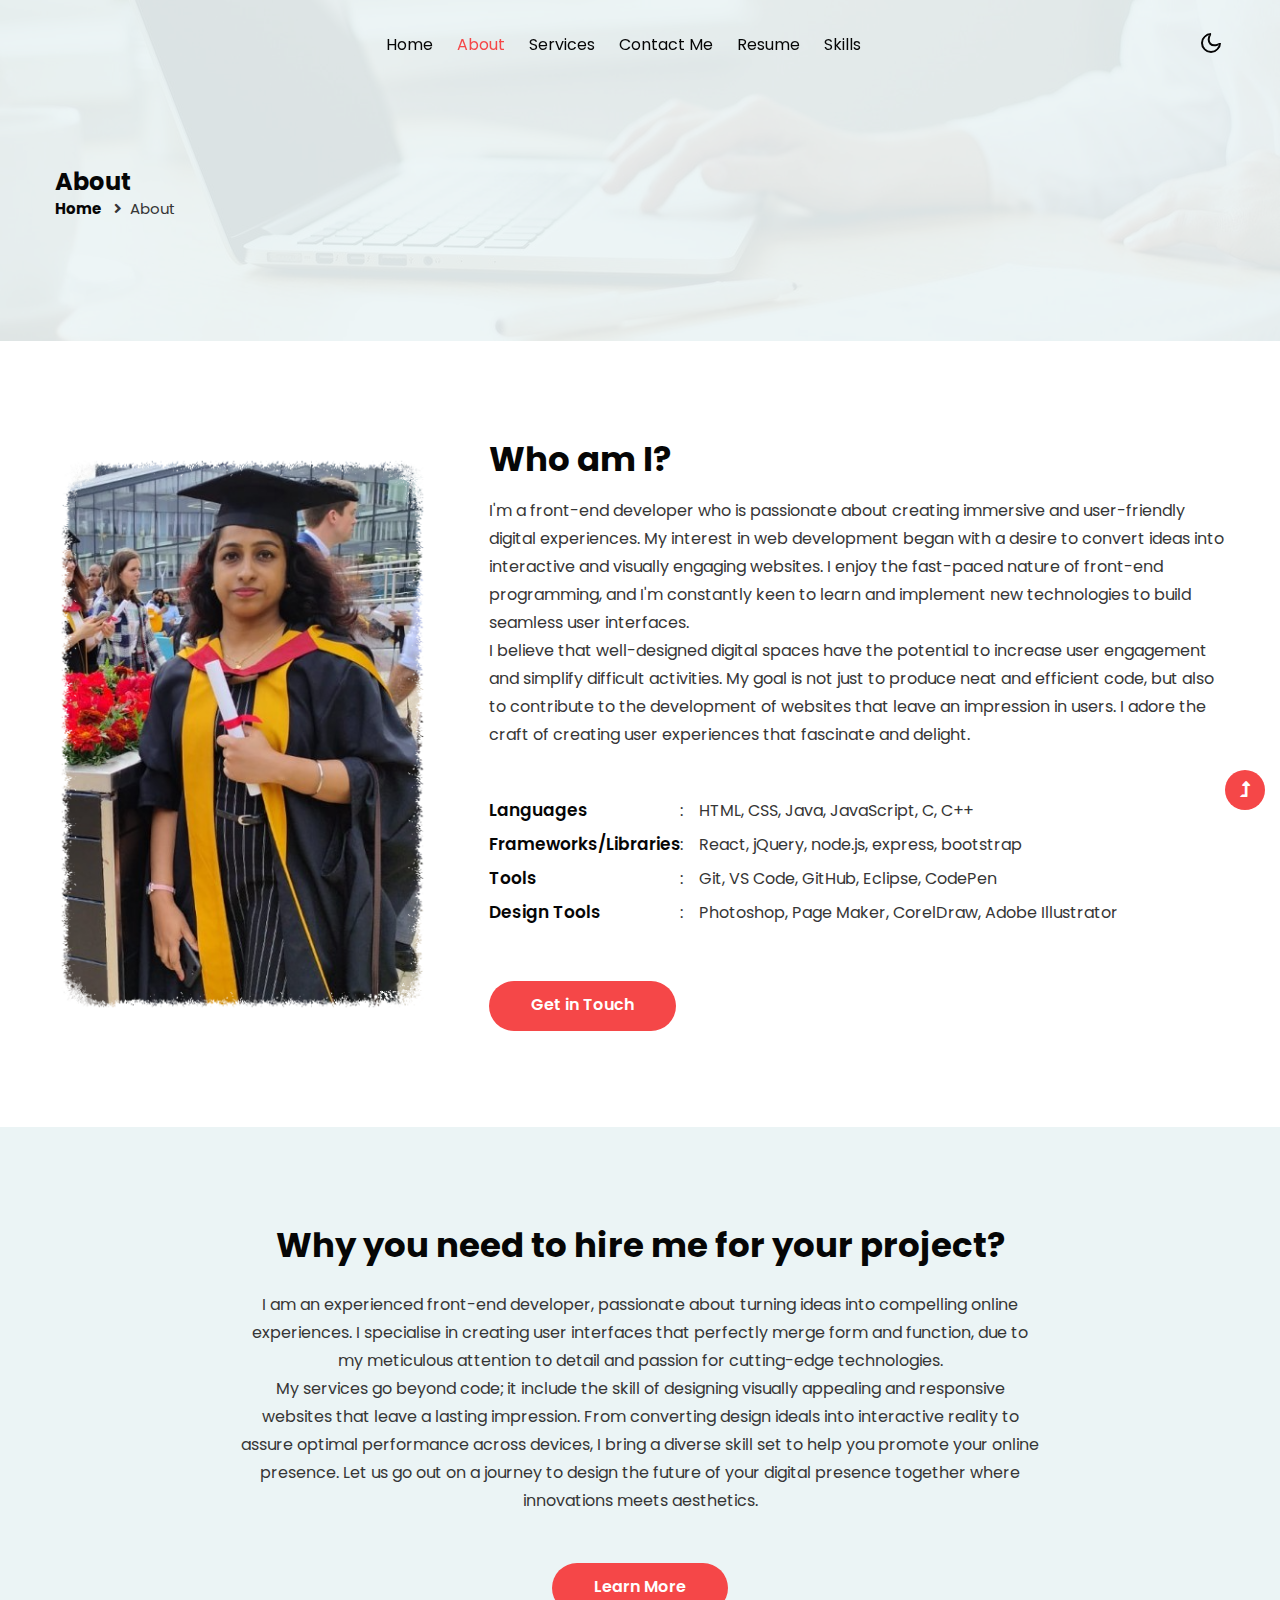
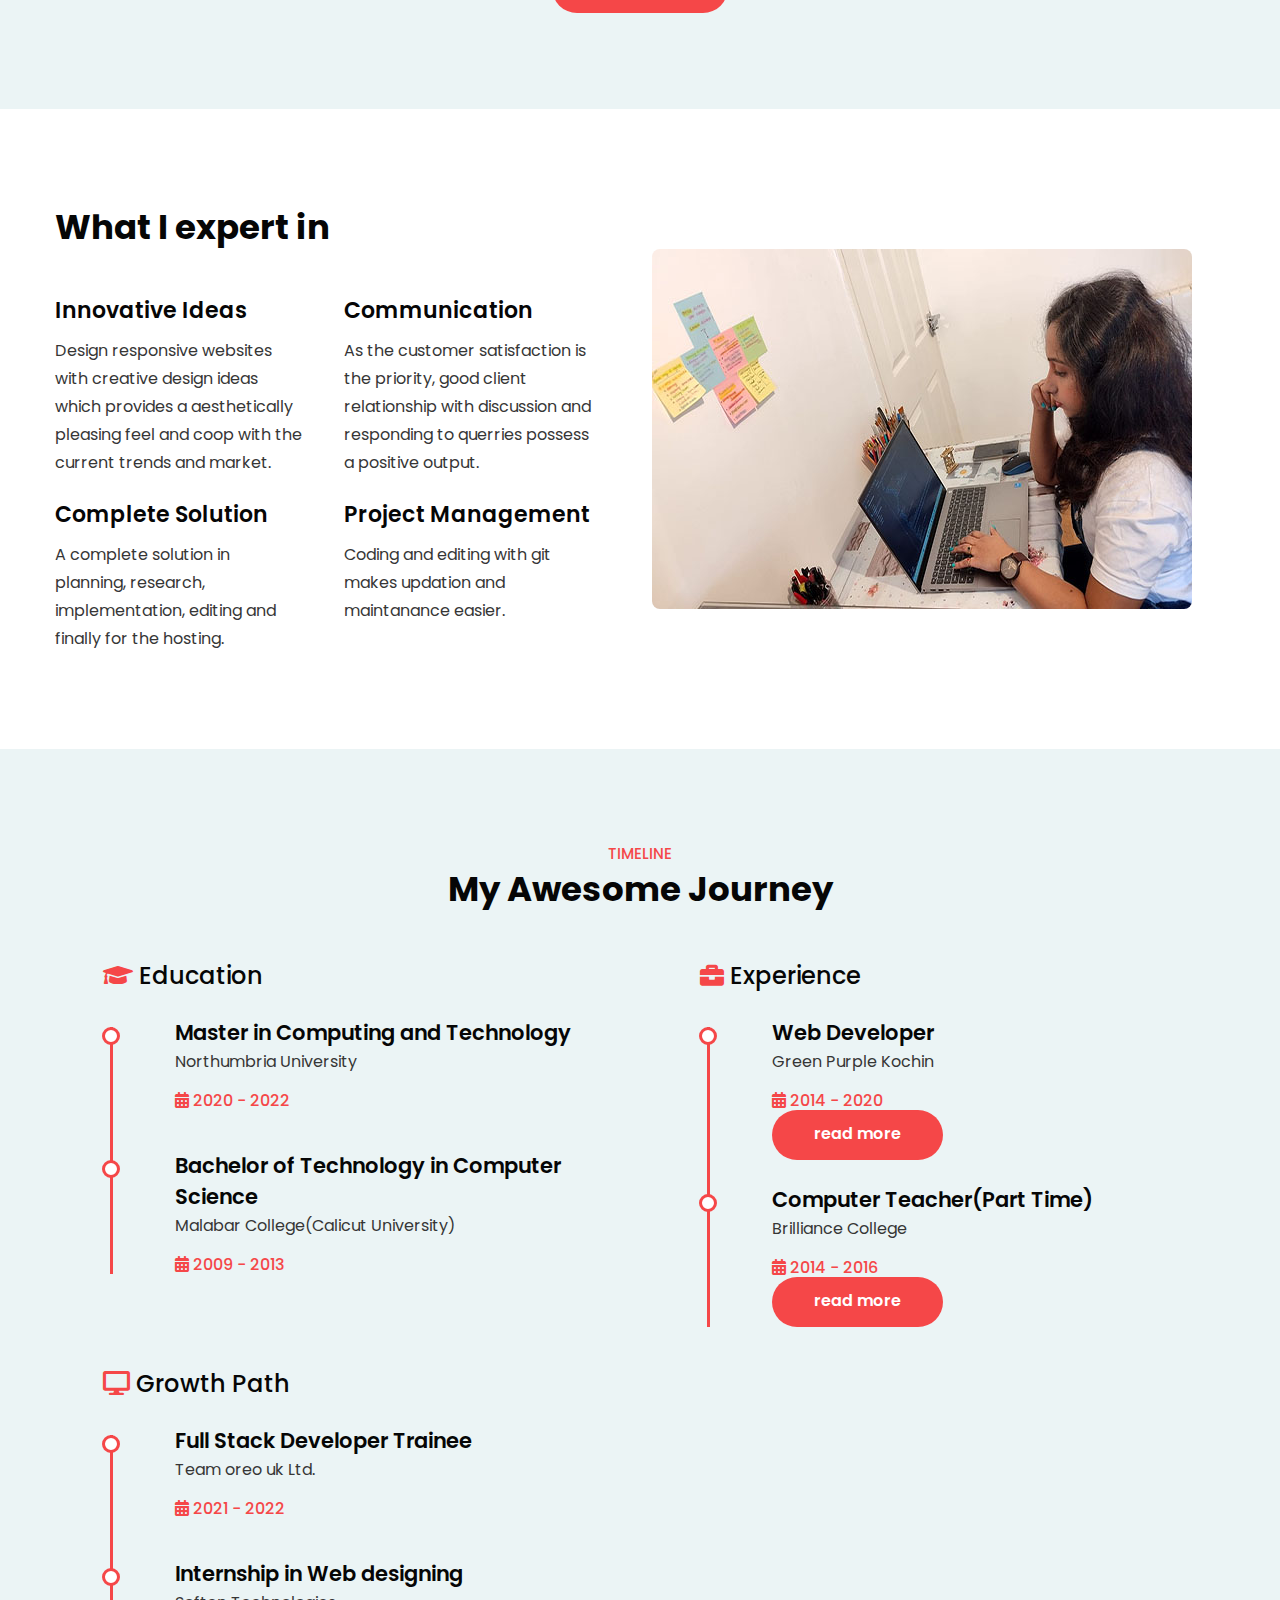
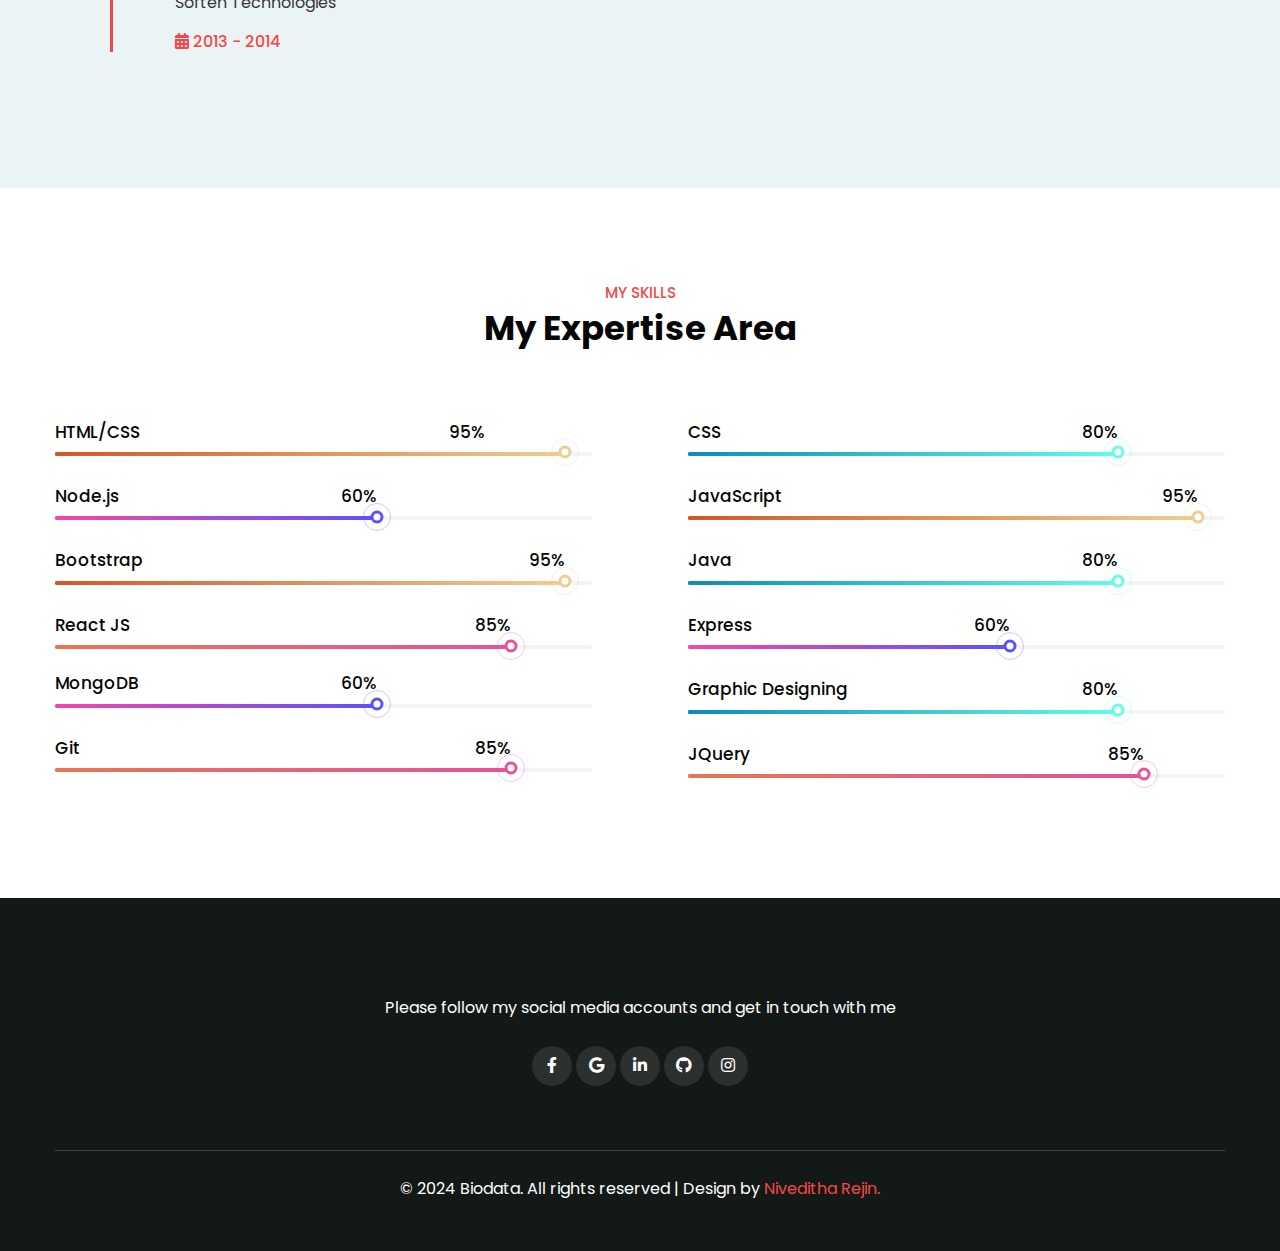
<file: about.html>
<!doctype html>
<html lang="en">

<head>
    <meta charset="utf-8">
    <meta name="viewport" content="width=device-width, initial-scale=1">
    <title>Niveditha Rejin Portfolio</title>
    <link href="//fonts.googleapis.com/css2?family=Poppins:wght@100;200;300;400;500;600;700;800;900&display=swap"
        rel="stylesheet">
    <link rel="stylesheet" href="assets/css/style-starter.css">
</head>

<body>
    <header id="site-header" class="fixed-top">
        <div class="container">
            <nav class="navbar navbar-expand-lg navbar-light">
                   <button class="navbar-toggler collapsed" type="button" data-bs-toggle="collapse"
                    data-bs-target="#navbarScroll" aria-controls="navbarScroll" aria-expanded="false"
                    aria-label="Toggle navigation">
                    <span class="navbar-toggler-icon fa icon-expand fa-bars"></span>
                    <span class="navbar-toggler-icon fa icon-close fa-times"></span>
                </button>
                <div class="collapse navbar-collapse" id="navbarScroll">
                    <ul class="navbar-nav mx-auto my-2 my-lg-0 navbar-nav-scroll">
                        <li class="nav-item">
                            <a class="nav-link" aria-current="page" href="index.html">Home</a>
                        </li>
                        <li class="nav-item">
                            <a class="nav-link active" href="about.html">About</a>
                        </li>
                        <li class="nav-item">
                            <a class="nav-link" href="services.html">Services</a>
                        </li>
                        <li class="nav-item">
                            <a class="nav-link" href="contact.html">Contact Me</a>
                        </li>
                        <li class="nav-item">
                            <a class="nav-link" href="resume.html">Resume</a>
                        </li>
                        <li class="nav-item">
                            <a class="nav-link" href="skills.html">Skills</a>
                        </li>
                    </ul>
                    </div>
                <div class="cont-ser-position">
                    <nav class="navigation">
                        <div class="theme-switch-wrapper">
                            <label class="theme-switch" for="checkbox">
                                <input type="checkbox" id="checkbox">
                                <div class="mode-container">
                                    <i class="gg-sun"></i>
                                    <i class="gg-moon"></i>
                                </div>
                            </label>
                        </div>
                    </nav>
                </div>
            </nav>
        </div>
    </header>
    <section class="inner-banner py-5">
        <div class="w3l-breadcrumb py-lg-5">
            <div class="container pt-4 pb-sm-4">
                <h4 class="inner-text-title font-weight-bold pt-sm-5 pt-4">About</h4>
                <ul class="breadcrumbs-custom-path">
                    <li><a href="index.html" aria-label="home">Home</a></li>
                    <li class="active"><i class="fas fa-angle-right mx-2"></i>About</li>
                </ul>
            </div>
        </div>
    </section>
    <!-- //inner banner -->

    <!-- about section -->
    <section class="w3l-aboutblock1 pt-lg-5 pt-2 pb-5" id="about">
        <div class="container py-md-5 py-4">
            <div class="row align-items-center">
                <div class="col-lg-4">
                    <div class="position-relative">
                        <img src="assets/images/nivabout.png" alt="about" class="radius-image img-fluid">
                    </div>
                </div>
                <div class="col-lg-8 ps-lg-5 mt-lg-0 mt-5">
                    <h3 class="title-style">Who am I? </h3>
                    <p class="mt-3">I'm a front-end developer who is passionate about creating immersive and user-friendly digital experiences. My interest in web development began with a desire to convert ideas into interactive and visually engaging websites. I enjoy the fast-paced nature of front-end programming, and I'm constantly keen to learn and implement new technologies to build seamless user interfaces.

                        <br>I believe that well-designed digital spaces have the potential to increase user engagement and simplify difficult activities. My goal is not just to produce neat and efficient code, but also to contribute to the development of websites that leave an impression in users. I adore the craft of creating user experiences that fascinate and delight.</p>
                    <div class="my-info mt-md-5 mt-4">
                        <ul class="single-info">
                            <li class="name-style">Languages</li>
                            <li>:</li>
                            <li>
                                <p>HTML, CSS, Java, JavaScript, C, C++</p>
                            </li>
                        </ul>
                        <ul class="single-info">
                            <li class="name-style">Frameworks/Libraries</li>
                            <li>:</li>
                            <li>
                                <p>React, jQuery, node.js, express, bootstrap</p>
                            </li>
                        </ul>
                        <ul class="single-info">
                            <li class="name-style">Tools</li>
                            <li>:</li>
                            <li>
                                <p>Git, VS Code, GitHub, Eclipse, CodePen</p>
                            </li>
                        </ul>
                        <ul class="single-info">
                            <li class="name-style">Design Tools</li>
                            <li>:</li>
                            <li>
                                <p>Photoshop, Page Maker, CorelDraw, Adobe Illustrator</p>
                            </li>
                        </ul>
                    </div>
                    <a href="contact.html" class="btn btn-style mt-5">Get in Touch</a>
                </div>
            </div>
        </div>
    </section>
    <!-- //about section -->

    <!-- text with button -->
    <section class="w3l-timeline-1 text-center py-5">
        <div class="container py-lg-5 py-4">
            <div class="mx-auto" style="max-width:800px">
                <h3 class="title-style mb-4">Why you need to hire me for your project?</h3>
                <p>I am an experienced front-end developer, passionate about turning ideas into compelling online experiences. I specialise in creating user interfaces that perfectly merge form and function, due to my meticulous attention to detail and passion for cutting-edge technologies.
                    <br>
                    My services go beyond code; it include the skill of designing visually appealing and responsive websites that leave a lasting impression. From converting design ideals into interactive reality to assure optimal performance across devices, I bring a diverse skill set to help you promote your online presence. Let us go out on a journey to design the future of your digital presence together where innovations meets aesthetics.</p>
                <a href="services.html" aria-label="more" class="btn btn-style mt-5">Learn More</a>
            </div>
        </div>
    </section>
    <!-- //text with button -->

    <!-- about2 section -->
    <section class="w3l-about2 py-5">
        <div class="container py-lg-5 py-md-4 py-2">
            <div class="row align-items-center">
                <div class="col-lg-6 pe-lg-5">
                    <h3 class="title-style">What I expert in</h3>
                    <div class="cwp23-text-cols mt-lg-5 mt-4">
                        <div class="column">
                                <h4>Innovative Ideas </h4>
                                <p>Design responsive websites with creative design ideas which provides a aesthetically pleasing feel and coop with the current trends and market.</p>
                                <br>
                                <h4>Complete Solution</h4>
                                <p>A complete solution in planning, research, implementation, editing and finally for the hosting.</p>
                        </div>  
                        <div class="column">
                            <h4>Communication </h4>
                            <p>As the customer satisfaction is the priority, good client relationship with discussion and responding to querries possess a positive output.</p>
                            <br>
                            <h4>Project Management</h4>
                            <p>Coding and editing with git makes updation and maintanance easier.</p>
                    </div>
                    </div>                    
                </div>
                <div class="col-lg-6 cwp23-text align-self mt-lg-0 mt-5">
                    <img src="assets/image/img15.jpg" alt=" img" class="radius-image img-fluid">
                </div>
            </div>
        </div>
    </section>
    <!-- //about2 section -->

    <section class="w3l-timeline-1 py-5">
        <div class="container py-lg-5 py-4">
            <div class="title-heading-w3 text-center mb-sm-5 mb-4">
                <h5 class="title-small mb-1">Timeline</h5>
                <h3 class="title-style">My Awesome Journey</h3>
            </div>
            <div class="row">
                <div class="col-lg-6">
                    <h5 class="sub-title-timeline"><i class="fas fa-graduation-cap"></i> Education</h5>
                    <div class="timeline">
                        <div class="column">
                            <div class="title">
                                <h2>Master in Computing and Technology</h2>
                            </div>
                            <div class="description">
                                <p>Northumbria University</p>
                                <h6><i class="fas fa-calendar-alt"></i> 2020 - 2022</h6>
                            </div>
                        </div>

                        <div class="column">
                            <div class="title">
                                <h2>Bachelor of Technology in Computer Science</h2>
                            </div>
                            <div class="description">
                                <p>Malabar College(Calicut University)</p>
                                <h6><i class="fas fa-calendar-alt"></i> 2009 - 2013</h6>
                            </div>
                        </div>
                       
                    </div>
                </div>



                

                <div class="col-lg-6 mt-lg-0 mt-4">
                    <h5 class="sub-title-timeline"><i class="fas fa-briefcase"></i> Experience</h5>
                    <div class="timeline">
                
                        <section>
                            <div class="column">
                                <div class="title">
                                    <h2>Web Developer</h2>
                                </div>
                                <div class="description">
                                    <p>Green Purple Kochin</p>
                                <p><span id="dots"></span>
                                    <h6><i class="fas fa-calendar-alt"></i> 2014 - 2020</h6>
                                <span class="more">
                                    Focused on administrative and technical aspects, monitored the system performance, network configurations, hardware failures, handling back up and recovery. Designed responsive websites using HTML, CSS and Javascript, fixing bugs and debugging.<br>
                                </span>
                                <button class="read btn btn-style me-2" id="myBtn">read more</button>
                                
                            </div>
                            <br>
                            <div class="title">
                                <h2>Computer Teacher(Part Time)</h2>
                            </div>
                            <div class="description">
                                <p>Brilliance College</p>
                                <h6><i class="fas fa-calendar-alt"></i> 2014 - 2016</h6>
                            <p><span id="dots"></span>
                                <span class="more">
                                    Taught web designing, graphic designing, hardware, networking, photoshop and programming languages C and PHP. Provided fundamental programming and computer applications to higher secondary students and DCA, PGDCA students.<br>
                                </span>
                                
                                <button class="read btn btn-style me-2">read more</button>
                            </div>
                            </div>
                        </section>	



                    </div>
                </div>
            </div>
            

            <div class="row">
                <div class="col-lg-6">
                    <h5 class="sub-title-timeline"><i class="fas fa-desktop"></i> Growth Path</h5>
                    <div class="timeline">
                        <div class="column">
                            <div class="title">
                                <h2>Full Stack Developer Trainee</h2>
                            </div>
                            <div class="description">
                                <p>Team oreo uk Ltd.</p>
                                <h6><i class="fas fa-calendar-alt"></i> 2021 - 2022</h6>
                            </div>
                        </div>

                        <div class="column">
                            <div class="title">
                                <h2>Internship in Web designing</h2>
                            </div>
                            <div class="description">
                                <p>Soften Technologies</p>
                                <h6><i class="fas fa-calendar-alt"></i> 2013 - 2014</h6>
                            </div>
                        </div>
                                               
                    </div>
                </div>
                </div>
        </div>
    </section>
    <!-- skills section -->
    <section class="w3l-progress py-5" id="progress">
        <div class="container py-md-5 py-4">
            <div class="title-heading-w3 text-center mb-sm-5 mb-4">
                <h5 class="title-small mb-1">My Skills</h5>
                <h3 class="title-style">My Expertise Area</h3>
            </div>
            <div class="row py-lg-4">
                <div class="col-lg-6 pe-lg-5">
                    
                    
                    <div class="progress-info info1">
                        <h6 class="progress-tittle">HTML/CSS<span class="">95%</span></h6>
                        <div class="progress">
                            <div class="progress-bar progress-bar-striped gradient-2" role="progressbar"
                                style="width: 95%" aria-valuenow="95" aria-valuemin="0" aria-valuemax="100">
                            </div>
                        </div>
                    </div>
                   
                    <div class="progress-info info3">
                        <h6 class="progress-tittle">Node.js <span class="">60%</span></h6>
                        <div class="progress">
                            <div class="progress-bar progress-bar-striped gradient-3" role="progressbar"
                                style="width: 60%" aria-valuenow="95" aria-valuemin="0" aria-valuemax="100">
                            </div>
                        </div>
                    </div>
                    <div class="progress-info info2">
                        <h6 class="progress-tittle">Bootstrap<span class="">95%</span>
                        </h6>
                        <div class="progress">
                            <div class="progress-bar progress-bar-striped gradient-2" role="progressbar"
                                style="width: 95%" aria-valuenow="95" aria-valuemin="0" aria-valuemax="100">
                            </div>
                        </div>
                    </div>
                    <div class="progress-info info4 mb-0">
                        <h6 class="progress-tittle">React JS <span class="">85%</span></h6>
                        <div class="progress">
                            <div class="progress-bar progress-bar-striped gradient-4" role="progressbar"
                                style="width: 85%" aria-valuenow="95" aria-valuemin="0" aria-valuemax="100">
                            </div>
                        </div>
                    </div>
                    <br>
                    <div class="progress-info info3">
                        <h6 class="progress-tittle">MongoDB<span class="">60%</span></h6>
                        <div class="progress">
                            <div class="progress-bar progress-bar-striped gradient-3" role="progressbar"
                                style="width: 60%" aria-valuenow="95" aria-valuemin="0" aria-valuemax="100">
                            </div>
                        </div>
                    </div>
                    
                    
                    <div class="progress-info info4 mb-0">
                        <h6 class="progress-tittle">Git<span class="">85%</span></h6>
                        <div class="progress">
                            <div class="progress-bar progress-bar-striped gradient-4" role="progressbar"
                                style="width: 85%" aria-valuenow="95" aria-valuemin="0" aria-valuemax="100">
                            </div>
                        </div>
                    </div>
                    
                </div>
                
                <div class="col-lg-6 ps-lg-5 mt-lg-0 mt-5">
                    <div class="progress-info info1">
                        <h6 class="progress-tittle">CSS <span class="">80%</span></h6>
                        <div class="progress">
                            <div class="progress-bar progress-bar-striped gradient-1" role="progressbar"
                                style="width: 80%" aria-valuenow="90" aria-valuemin="0" aria-valuemax="100">
                            </div>
                        </div>
                    </div>
                    
                    <div class="progress-info info2">
                        <h6 class="progress-tittle">JavaScript<span class="">95%</span>
                        </h6>
                        <div class="progress">
                            <div class="progress-bar progress-bar-striped gradient-2" role="progressbar"
                                style="width: 95%" aria-valuenow="95" aria-valuemin="0" aria-valuemax="100">
                            </div>
                        </div>
                    </div>
                    <div class="progress-info info1">
                        <h6 class="progress-tittle">Java<span class="">80%</span></h6>
                        <div class="progress">
                            <div class="progress-bar progress-bar-striped gradient-1" role="progressbar"
                                style="width: 80%" aria-valuenow="90" aria-valuemin="0" aria-valuemax="100">
                            </div>
                        </div>
                    </div>
                    <div class="progress-info info3">
                        <h6 class="progress-tittle">Express<span class="">60%</span></h6>
                        <div class="progress">
                            <div class="progress-bar progress-bar-striped gradient-3" role="progressbar"
                                style="width: 60%" aria-valuenow="95" aria-valuemin="0" aria-valuemax="100">
                            </div>
                        </div>
                    </div>
                    <div class="progress-info info1">
                        <h6 class="progress-tittle">Graphic Designing<span class="">80%</span></h6>
                        <div class="progress">
                            <div class="progress-bar progress-bar-striped gradient-1" role="progressbar"
                                style="width: 80%" aria-valuenow="90" aria-valuemin="0" aria-valuemax="100">
                            </div>
                        </div>
                    </div>
                    <div class="progress-info info4 mb-0">
                        <h6 class="progress-tittle">JQuery<span class="">85%</span></h6>
                        <div class="progress">
                            <div class="progress-bar progress-bar-striped gradient-4" role="progressbar"
                                style="width: 85%" aria-valuenow="95" aria-valuemin="0" aria-valuemax="100">
                            </div>
                        </div>
                    </div>
                </div>
            </div>
        </div>
    </section>
    

    <footer class="footer-w3ls text-center py-5">
        <div class="container pt-4">
            <div class="mx-auto" style="max-width:600px;">
                <p class="mt-4 text-white">Please follow my social media accounts and get in touch with me</p>
                <div class="social-icons-main mt-4 pb-3">
                    <ul class="social-icons3">
                        <li>
                            <a href="https://www.facebook.com/niveditha.krishna.33" aria-label="fb">
                                <i class="fab fa-facebook-f"></i>
                            </a>
                        </li>
                        <li>
                            <a href="mailto:niveditharejin@mail.com" aria-label="gmail">
                                <i class="fab fa-google"></i>
                            </a>
                        </li>
                        <li>
                            <a href="https://www.linkedin.com/in/niveditha-rejin-20963577/" aria-label="linkedin">
                                <i class="fab fa-linkedin-in"></i>
                            </a>
                        </li>
                        <li>
                            <a href="https://github.com/niveditha-rejin" aria-label="github">
                                <i class="fab fa-github"></i>
                            </a>
                        </li>
                        <li>
                            <a href="https://www.instagram.com/niveditharejin/" aria-label="instagram">
                                <i class="fab fa-instagram"></i>
                            </a>
                        </li>
                    </ul>
                </div>
            </div>
            <!-- copyright -->
            <p class="copy-right-w3 text-white mt-5 pt-4">© 2024 Biodata. All rights reserved | Design by
                <a href="index.html" aria-label="name"> Niveditha Rejin.</a>
            </p>
        </div>
    </footer>


    <button onclick="topFunction()" id="movetop" title="Go to top">
        <span class="fas fa-level-up-alt" aria-hidden="true"></span>
    </button>
    <script>
        // When the user scrolls down 20px from the top of the document, show the button
        window.onscroll = function () {
            scrollFunction()
        };

        function scrollFunction() {
            if (document.body.scrollTop > 20 || document.documentElement.scrollTop > 20) {
                document.getElementById("movetop").style.display = "block";
            } else {
                document.getElementById("movetop").style.display = "none";
            }
        }

        // When the user clicks on the button, scroll to the top of the document
        function topFunction() {
            document.body.scrollTop = 0;
            document.documentElement.scrollTop = 0;
        }
    </script>
    <!-- //move top -->

    <!-- common jquery plugin -->
    <script src="assets/js/jquery-3.3.1.min.js"></script>
    <!-- //common jquery plugin -->

    <!-- theme switch js (light and dark)-->
    <script src="assets/js/theme-change.js"></script>
    <!-- //theme switch js (light and dark)-->

    <!-- MENU-JS -->
    <script>
        $(window).on("scroll", function () {
            var scroll = $(window).scrollTop();

            if (scroll >= 80) {
                $("#site-header").addClass("nav-fixed");
            } else {
                $("#site-header").removeClass("nav-fixed");
            }
        });

        //Main navigation Active Class Add Remove
        $(".navbar-toggler").on("click", function () {
            $("header").toggleClass("active");
        });
        $(document).on("ready", function () {
            if ($(window).width() > 991) {
                $("header").removeClass("active");
            }
            $(window).on("resize", function () {
                if ($(window).width() > 991) {
                    $("header").removeClass("active");
                }
            });
        });
    </script>
    <!-- //MENU-JS -->

    <!-- disable body scroll which navbar is in active -->
    <script>
        $(function () {
            $('.navbar-toggler').click(function () {
                $('body').toggleClass('noscroll');
            })
        });
    </script>
    <!-- //disable body scroll which navbar is in active -->

    <!-- bootstrap -->
    <script src="assets/js/bootstrap.min.js"></script>
    <!-- //bootstrap -->
    <!-- //Js scripts -->
</body>

</html>
</file>
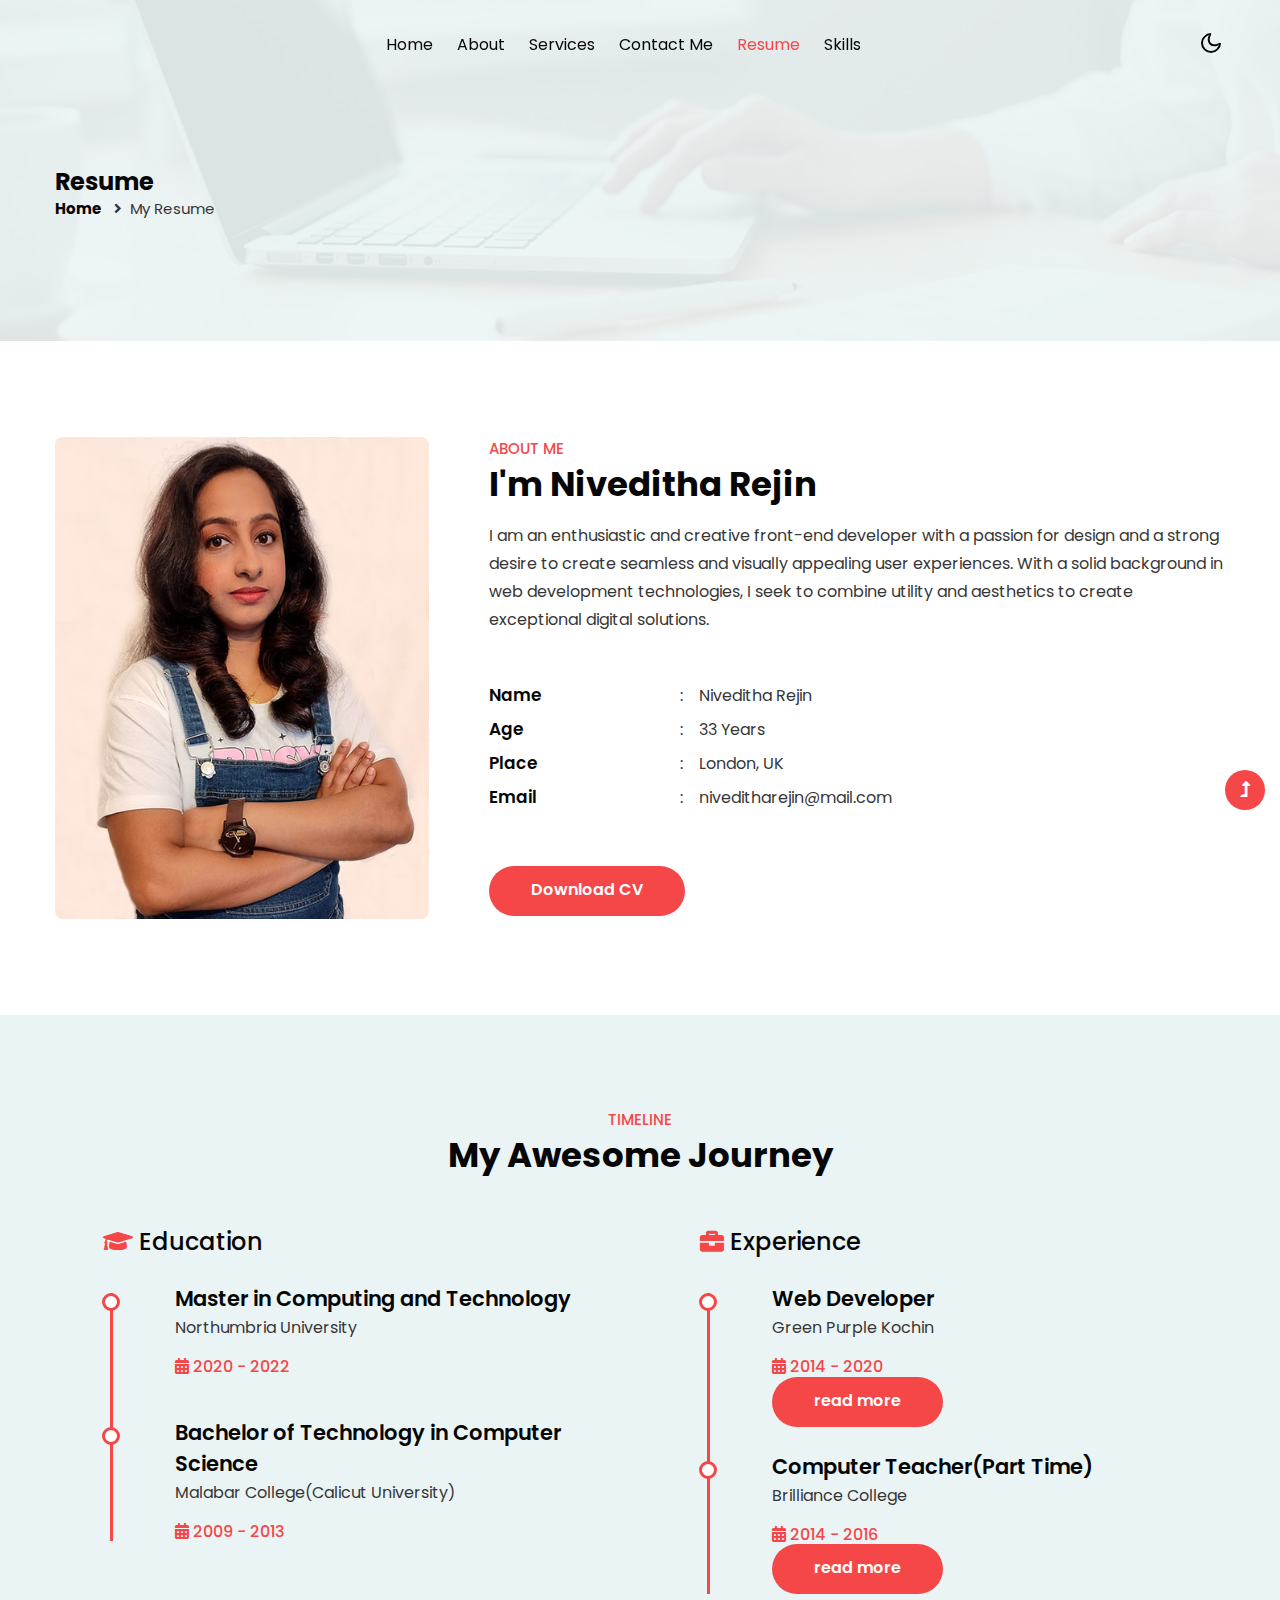
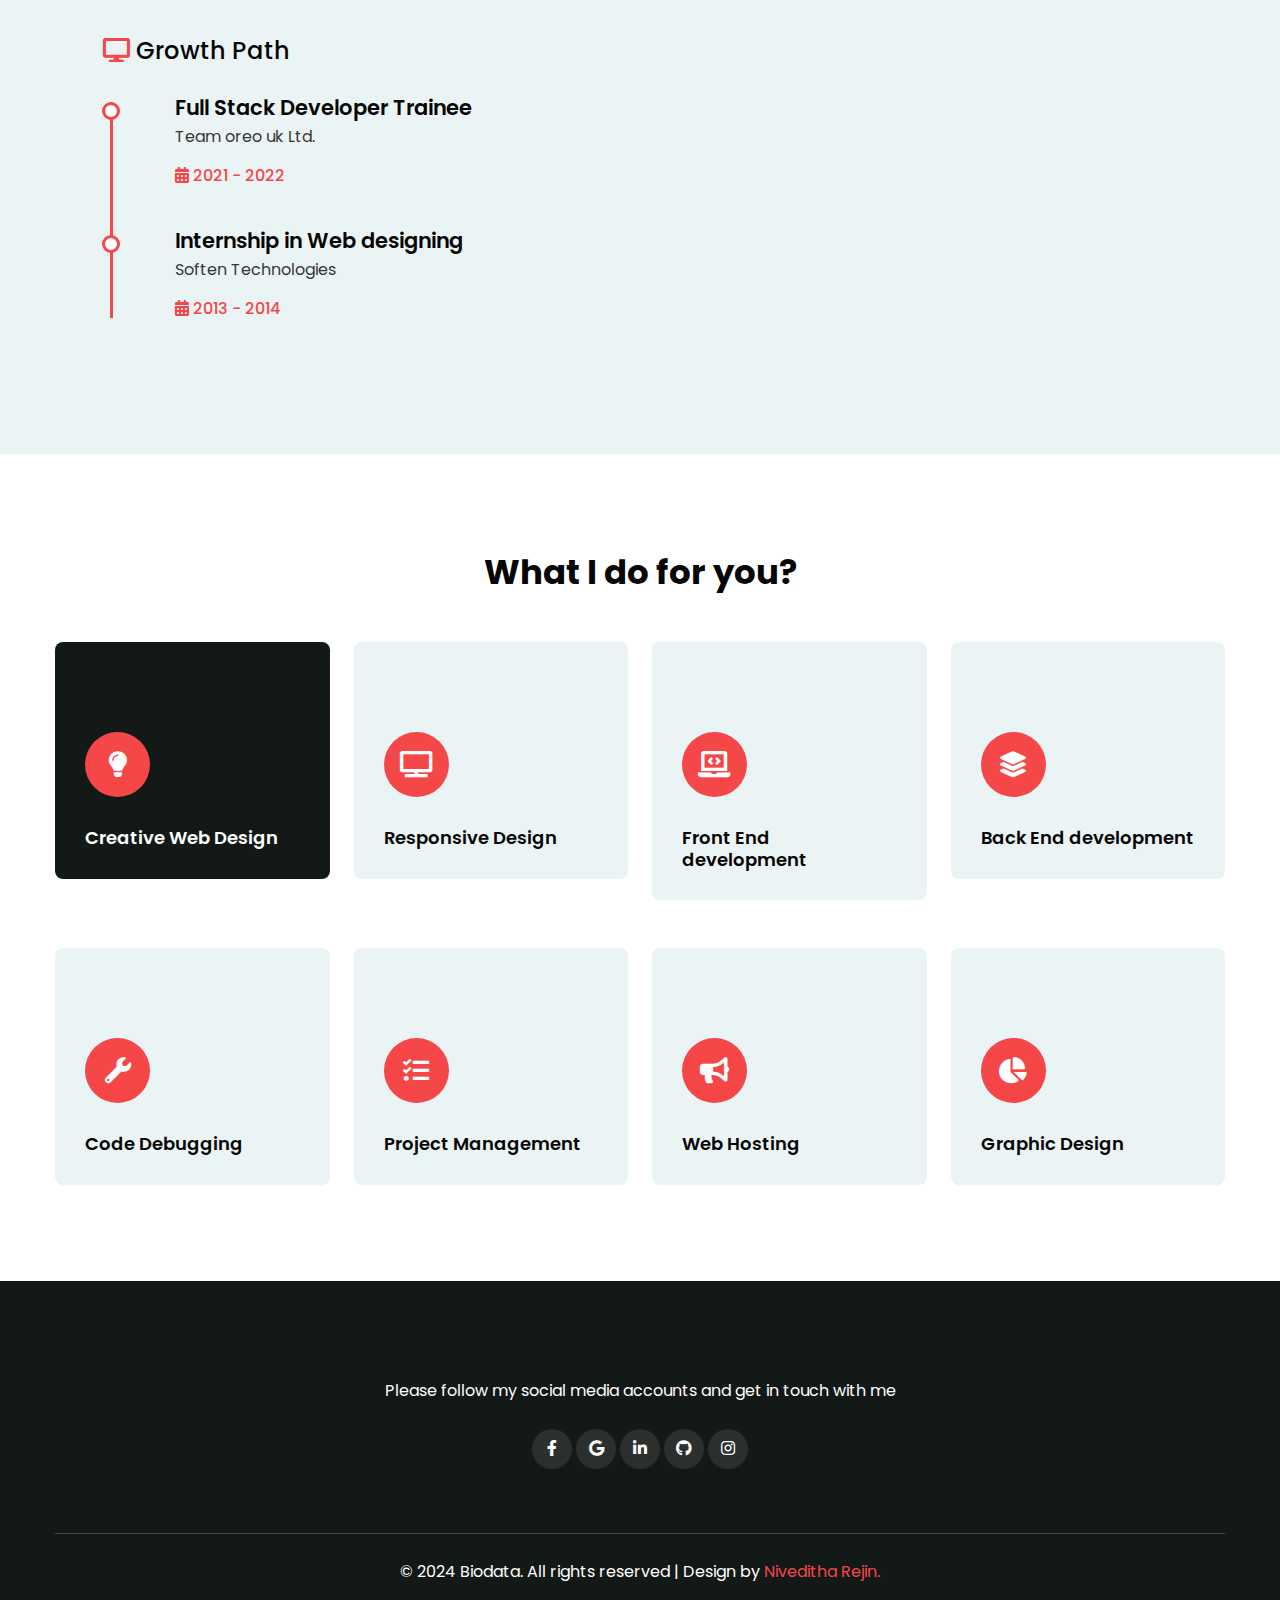
<file: resume.html>
<!doctype html>
<html lang="en">

<head>
    <meta charset="utf-8">
    <meta name="viewport" content="width=device-width, initial-scale=1">
    <title>Niveditha Rejin Portfolio</title>
    <link href="//fonts.googleapis.com/css2?family=Poppins:wght@100;200;300;400;500;600;700;800;900&display=swap"
        rel="stylesheet">
   <link rel="stylesheet" href="assets/css/style-starter.css">
</head>

<body>
    <header id="site-header" class="fixed-top">
        <div class="container">
            <nav class="navbar navbar-expand-lg navbar-light">
                <button class="navbar-toggler collapsed" type="button" data-bs-toggle="collapse"
                    data-bs-target="#navbarScroll" aria-controls="navbarScroll" aria-expanded="false"
                    aria-label="Toggle navigation">
                    <span class="navbar-toggler-icon fa icon-expand fa-bars"></span>
                    <span class="navbar-toggler-icon fa icon-close fa-times"></span>
                </button>
                <div class="collapse navbar-collapse" id="navbarScroll">
                    <ul class="navbar-nav mx-auto my-2 my-lg-0 navbar-nav-scroll">
                        <li class="nav-item">
                            <a class="nav-link" aria-current="page" href="index.html">Home</a>
                        </li>
                        <li class="nav-item">
                            <a class="nav-link" href="about.html">About</a>
                        </li>
                        <li class="nav-item">
                            <a class="nav-link" href="services.html">Services</a>
                        </li>
                        <li class="nav-item">
                            <a class="nav-link" href="contact.html">Contact Me</a>
                        </li>
                        <li class="nav-item">
                            <a class="nav-link active" href="resume.html">Resume</a>
                        </li>
                        <li class="nav-item">
                            <a class="nav-link" href="skills.html">Skills</a>
                        </li>
                    </ul>
                    </div>
                <div class="cont-ser-position">
                    <nav class="navigation">
                        <div class="theme-switch-wrapper">
                            <label class="theme-switch" for="checkbox">
                                <input type="checkbox" id="checkbox">
                                <div class="mode-container">
                                    <i class="gg-sun"></i>
                                    <i class="gg-moon"></i>
                                </div>
                            </label>
                        </div>
                    </nav>
                </div>
             </nav>
        </div>
    </header>
    <section class="inner-banner py-5">
        <div class="w3l-breadcrumb py-lg-5">
            <div class="container pt-4 pb-sm-4">
                <h4 class="inner-text-title font-weight-bold pt-sm-5 pt-4">Resume</h4>
                <ul class="breadcrumbs-custom-path">
                    <li><a href="index.html" aria-label="home">Home</a></li>
                    <li class="active"><i class="fas fa-angle-right mx-2"></i>My    Resume</li>
                </ul>
            </div>
        </div>
    </section>
    <!-- //inner banner -->


     <!-- about section -->
     <section class="w3l-aboutblock1 pt-lg-5 pt-2 pb-5" id="about">
        <div class="container py-md-5 py-4">
            <div class="row align-items-center">
                <div class="col-lg-4">
                    <div class="position-relative">
                        <img src="assets/image/favicon.jpg" alt="about" class="radius-image img-fluid">
                    </div>
                </div>
                <div class="col-lg-8 ps-lg-5 mt-lg-0 mt-5">
                    <h5 class="title-small mb-1">About Me</h5>
                    <h3 class="title-style">I'm Niveditha Rejin</h3>
                    <p class="mt-3">I am an enthusiastic and creative front-end developer with a passion for design and a strong desire to create seamless and visually appealing user experiences. With a solid background in web development technologies, I seek to combine utility and aesthetics to create exceptional digital solutions.</p>
                    <div class="my-info mt-md-5 mt-4">
                        <ul class="single-info">
                            <li class="name-style">Name</li>
                            <li>:</li>
                            <li>
                                <p>Niveditha Rejin</p>
                            </li>
                        </ul>
                        <ul class="single-info">
                            <li class="name-style">Age</li>
                            <li>:</li>
                            <li>
                                <p>33 Years</p>
                            </li>
                        </ul>
                        <ul class="single-info">
                            <li class="name-style">Place</li>
                            <li>:</li>
                            <li>
                                <p>London, UK</p>
                            </li>
                        </ul>
                        <ul class="single-info">
                            <li class="name-style">Email</li>
                            <li>:</li>
                            <li>
                                <p><a href="mailto:niveditharejin@mail.com" aria-label="mail id">niveditharejin@mail.com</a></p>
                            </li>
                        </ul>
                    </div>
                    <a href="assets/NIVEDITHA BIODATA.docx" aria-label="cv" class="btn btn-style mt-5">Download CV</a>
                </div>
            </div>
        </div>
    </section>
    <!-- about section -->


<!-- qualification section -->
<section class="w3l-timeline-1 py-5">
    <div class="container py-lg-5 py-4">
        <div class="title-heading-w3 text-center mb-sm-5 mb-4">
            <h5 class="title-small mb-1">Timeline</h5>
            <h3 class="title-style">My Awesome Journey</h3>
        </div>
        <div class="row">
            <div class="col-lg-6">
                <h5 class="sub-title-timeline"><i class="fas fa-graduation-cap"></i> Education</h5>
                <div class="timeline">
                    <div class="column">
                        <div class="title">
                            <h2>Master in Computing and Technology</h2>
                        </div>
                        <div class="description">
                            <p>Northumbria University</p>
                            <h6><i class="fas fa-calendar-alt"></i> 2020 - 2022</h6>
                        </div>
                    </div>

                    <div class="column">
                        <div class="title">
                            <h2>Bachelor of Technology in Computer Science</h2>
                        </div>
                        <div class="description">
                            <p>Malabar College(Calicut University)</p>
                            <h6><i class="fas fa-calendar-alt"></i> 2009 - 2013</h6>
                        </div>
                    </div>
                   
                </div>
            </div>



            

            <div class="col-lg-6 mt-lg-0 mt-4">
                <h5 class="sub-title-timeline"><i class="fas fa-briefcase"></i> Experience</h5>
                <div class="timeline">
            
                    <section>
                        <div class="column">
                            <div class="title">
                                <h2>Web Developer</h2>
                            </div>
                            <div class="description">
                                <p>Green Purple Kochin</p>
                            <p><span id="dots"></span>
                                <h6><i class="fas fa-calendar-alt"></i> 2014 - 2020</h6>
                            <span class="more">
                                Focused on administrative and technical aspects, monitored the system performance, network configurations, hardware failures, handling back up and recovery. Designed responsive websites using HTML, CSS and Javascript, fixing bugs and debugging.<br>
                            </span>
                            <button class="read btn btn-style me-2" id="myBtn">read more</button>
                            
                        </div>
                        <br>
                        <div class="title">
                            <h2>Computer Teacher(Part Time)</h2>
                        </div>
                        <div class="description">
                            <p>Brilliance College</p>
                            <h6><i class="fas fa-calendar-alt"></i> 2014 - 2016</h6>
                        <p><span id="dots"></span>
                            <span class="more">
                                Taught web designing, graphic designing, hardware, networking, photoshop and programming languages C and PHP. Provided fundamental programming and computer applications to higher secondary students and DCA, PGDCA students.<br>
                            </span>
                            
                            <button class="read btn btn-style me-2">read more</button>
                        </div>
                        </div>
                    </section>	



                </div>
            </div>
        </div>
        

        <div class="row">
            <div class="col-lg-6">
                <h5 class="sub-title-timeline"><i class="fas fa-desktop"></i> Growth Path</h5>
                <div class="timeline">
                    <div class="column">
                        <div class="title">
                            <h2>Full Stack Developer Trainee</h2>
                        </div>
                        <div class="description">
                            <p>Team oreo uk Ltd.</p>
                            <h6><i class="fas fa-calendar-alt"></i> 2021 - 2022</h6>
                        </div>
                    </div>

                    <div class="column">
                        <div class="title">
                            <h2>Internship in Web designing</h2>
                        </div>
                        <div class="description">
                            <p>Soften Technologies</p>
                            <h6><i class="fas fa-calendar-alt"></i> 2013 - 2014</h6>
                        </div>
                    </div>
                                           
                </div>
            </div>
            </div>
    </div>
</section>
<!-- //qualification section -->

    <!-- grids section -->
    <section class="w3l-bottom-grids-6 py-5" id="features">
        <div class="container py-md-5 py-4">
            <div class="title-heading-w3 text-center mb-sm-5 mb-4">
                <h3 class="title-style">What I do for you?</h3>
            </div>
            <div class="row">
                <div class="col-lg-3 col-md-6 grids-feature">
                    <div class="area-box active">
                        <div class="icon-style">
                            <i class="fas fa-lightbulb"></i>
                        </div>
                        <h4><a href="#feature" aria-label="design" class="title-head">Creative Web Design</a></h4>
                        <a href="about.html" aria-label="more" class="btn more p-0">Explore More<i
                                class="fas fa-long-arrow-alt-right ms-1"></i></a>
                    </div>
                </div>
                <div class="col-lg-3 col-md-6 grids-feature mt-md-0 mt-4">
                    <div class="area-box">
                        <div class="icon-style">
                            <i class="fas fa-tv"></i>
                        </div>
                        <h4><a href="#feature" aria-label="design" class="title-head">Responsive Design</a></h4>
                        <a href="about.html" aria-label="more" class="btn more p-0">Explore More<i
                                class="fas fa-long-arrow-alt-right ms-1"></i></a>
                    </div>
                </div>
                <div class="col-lg-3 col-md-6 grids-feature mt-lg-0 mt-4">
                    <div class="area-box">
                        <div class="icon-style">
                            <i class="fas fa-laptop-code"></i>
                        </div>
                        <h4><a href="#feature" aria-label="development" class="title-head">Front End development</a></h4>
                        <a href="about.html" aria-label="more" class="btn more p-0">Explore More<i
                                class="fas fa-long-arrow-alt-right ms-1"></i></a>
                    </div>
                </div>
                <div class="col-lg-3 col-md-6 grids-feature mt-lg-0 mt-4">
                    <div class="area-box">
                        <div class="icon-style">
                            <i class="fas fa-layer-group"></i>
                        </div>
                        <h4><a href="#feature" aria-label="backend" class="title-head">Back End development</a></h4>
                        <a href="about.html" aria-label="more" class="btn more p-0">Explore More<i
                                class="fas fa-long-arrow-alt-right ms-1"></i></a>
                    </div>
                </div>
                
            </div>
            <br>
            <br>
            
            <div class="row">
                <div class="col-lg-3 col-md-6 grids-feature mt-lg-0 mt-4">
                    <div class="area-box">
                        <div class="icon-style">
                            <i class="fas fa-wrench"></i>
                        </div>
                        <h4><a href="#feature" aria-label="debugging" class="title-head">Code Debugging</a></h4>
                        <a href="about.html" aria-label="more" class="btn more p-0">Explore More<i
                                class="fas fa-long-arrow-alt-right ms-1"></i></a>
                    </div>
                </div>
                <div class="col-lg-3 col-md-6 grids-feature mt-lg-0 mt-4">
                    <div class="area-box">
                        <div class="icon-style">
                            <i class="fas fa-tasks"></i>
                        </div>
                        <h4><a href="#feature" aria-label="mgmt" class="title-head">Project Management</a></h4>
                        <a href="about.html" aria-label="more" class="btn more p-0">Explore More<i
                                class="fas fa-long-arrow-alt-right ms-1"></i></a>
                    </div>
                </div>
                <div class="col-lg-3 col-md-6 grids-feature mt-lg-0 mt-4">
                    <div class="area-box">
                        <div class="icon-style">
                            <i class="fas fa-bullhorn"></i>
                        </div>
                        <h4><a href="#feature" aria-label="hosting" class="title-head">Web Hosting</a></h4>
                        <a href="about.html" aria-label="more" class="btn more p-0">Explore More<i
                                class="fas fa-long-arrow-alt-right ms-1"></i></a>
                    </div>
                </div>
                <div class="col-lg-3 col-md-6 grids-feature mt-lg-0 mt-4">
                    <div class="area-box">
                        <div class="icon-style">
                            <i class="fas fa-chart-pie"></i>
                        </div>
                        <h4><a href="#feature" aria-label="graphic" class="title-head">Graphic Design</a></h4>
                        <a href="about.html" aria-label="more" class="btn more p-0">Explore More<i
                                class="fas fa-long-arrow-alt-right ms-1"></i></a>
                    </div>
                </div>
            </div>


        </div>
    </section>
    <!-- //grids section -->

    

    <footer class="footer-w3ls text-center py-5">
        <div class="container pt-4">
            <div class="mx-auto" style="max-width:600px;">
                <p class="mt-4 text-white">Please follow my social media accounts and get in touch with me</p>
                <div class="social-icons-main mt-4 pb-3">
                    <ul class="social-icons3">
                        <li>
                            <a href="https://www.facebook.com/niveditha.krishna.33" aria-label="fb">
                                <i class="fab fa-facebook-f"></i>
                            </a>
                        </li>
                        <li>
                            <a href="mailto:niveditharejin@mail.com" aria-label="gmail">
                                <i class="fab fa-google"></i>
                            </a>
                        </li>
                        <li>
                            <a href="https://www.linkedin.com/in/niveditha-rejin-20963577/" aria-label="linked in">
                                <i class="fab fa-linkedin-in"></i>
                            </a>
                        </li>
                        <li>
                            <a href="https://github.com/niveditha-rejin" aria-label="github">
                                <i class="fab fa-github"></i>
                            </a>
                        </li>
                        <li>
                            <a href="https://www.instagram.com/niveditharejin/" aria-label="instagram">
                                <i class="fab fa-instagram"></i>
                            </a>
                        </li>
                    </ul>
                </div>
            </div>
            <!-- copyright -->
            <p class="copy-right-w3 text-white mt-5 pt-4">© 2024 Biodata. All rights reserved | Design by
                <a href="index.html" aria-label="niv"> Niveditha Rejin.</a>
            </p>
        </div>
    </footer>
    <!-- move top -->
    <button onclick="topFunction()" id="movetop" title="Go to top">
        <span class="fas fa-level-up-alt" aria-hidden="true"></span>
    </button>
    <script>
        // When the user scrolls down 20px from the top of the document, show the button
        window.onscroll = function () {
            scrollFunction()
        };

        function scrollFunction() {
            if (document.body.scrollTop > 20 || document.documentElement.scrollTop > 20) {
                document.getElementById("movetop").style.display = "block";
            } else {
                document.getElementById("movetop").style.display = "none";
            }
        }

        // When the user clicks on the button, scroll to the top of the document
        function topFunction() {
            document.body.scrollTop = 0;
            document.documentElement.scrollTop = 0;
        }
    </script>
    <!-- //move top -->

    <!-- common jquery plugin -->
    <script src="assets/js/jquery-3.3.1.min.js"></script>
    <!-- //common jquery plugin -->

    <!-- theme switch js (light and dark)-->
    <script src="assets/js/theme-change.js"></script>
    <!-- //theme switch js (light and dark)-->

    <!-- MENU-JS -->
    <script>
        $(window).on("scroll", function () {
            var scroll = $(window).scrollTop();

            if (scroll >= 80) {
                $("#site-header").addClass("nav-fixed");
            } else {
                $("#site-header").removeClass("nav-fixed");
            }
        });

        //Main navigation Active Class Add Remove
        $(".navbar-toggler").on("click", function () {
            $("header").toggleClass("active");
        });
        $(document).on("ready", function () {
            if ($(window).width() > 991) {
                $("header").removeClass("active");
            }
            $(window).on("resize", function () {
                if ($(window).width() > 991) {
                    $("header").removeClass("active");
                }
            });
        });
    </script>
    <!-- //MENU-JS -->

    <!-- disable body scroll which navbar is in active -->
    <script>
        $(function () {
            $('.navbar-toggler').click(function () {
                $('body').toggleClass('noscroll');
            })
        });
    </script>
    <!-- //disable body scroll which navbar is in active -->

    <!-- bootstrap -->
    <script src="assets/js/bootstrap.min.js"></script>
    <!-- //bootstrap -->
    <!-- //Js scripts -->
</body>

</html>
</file>
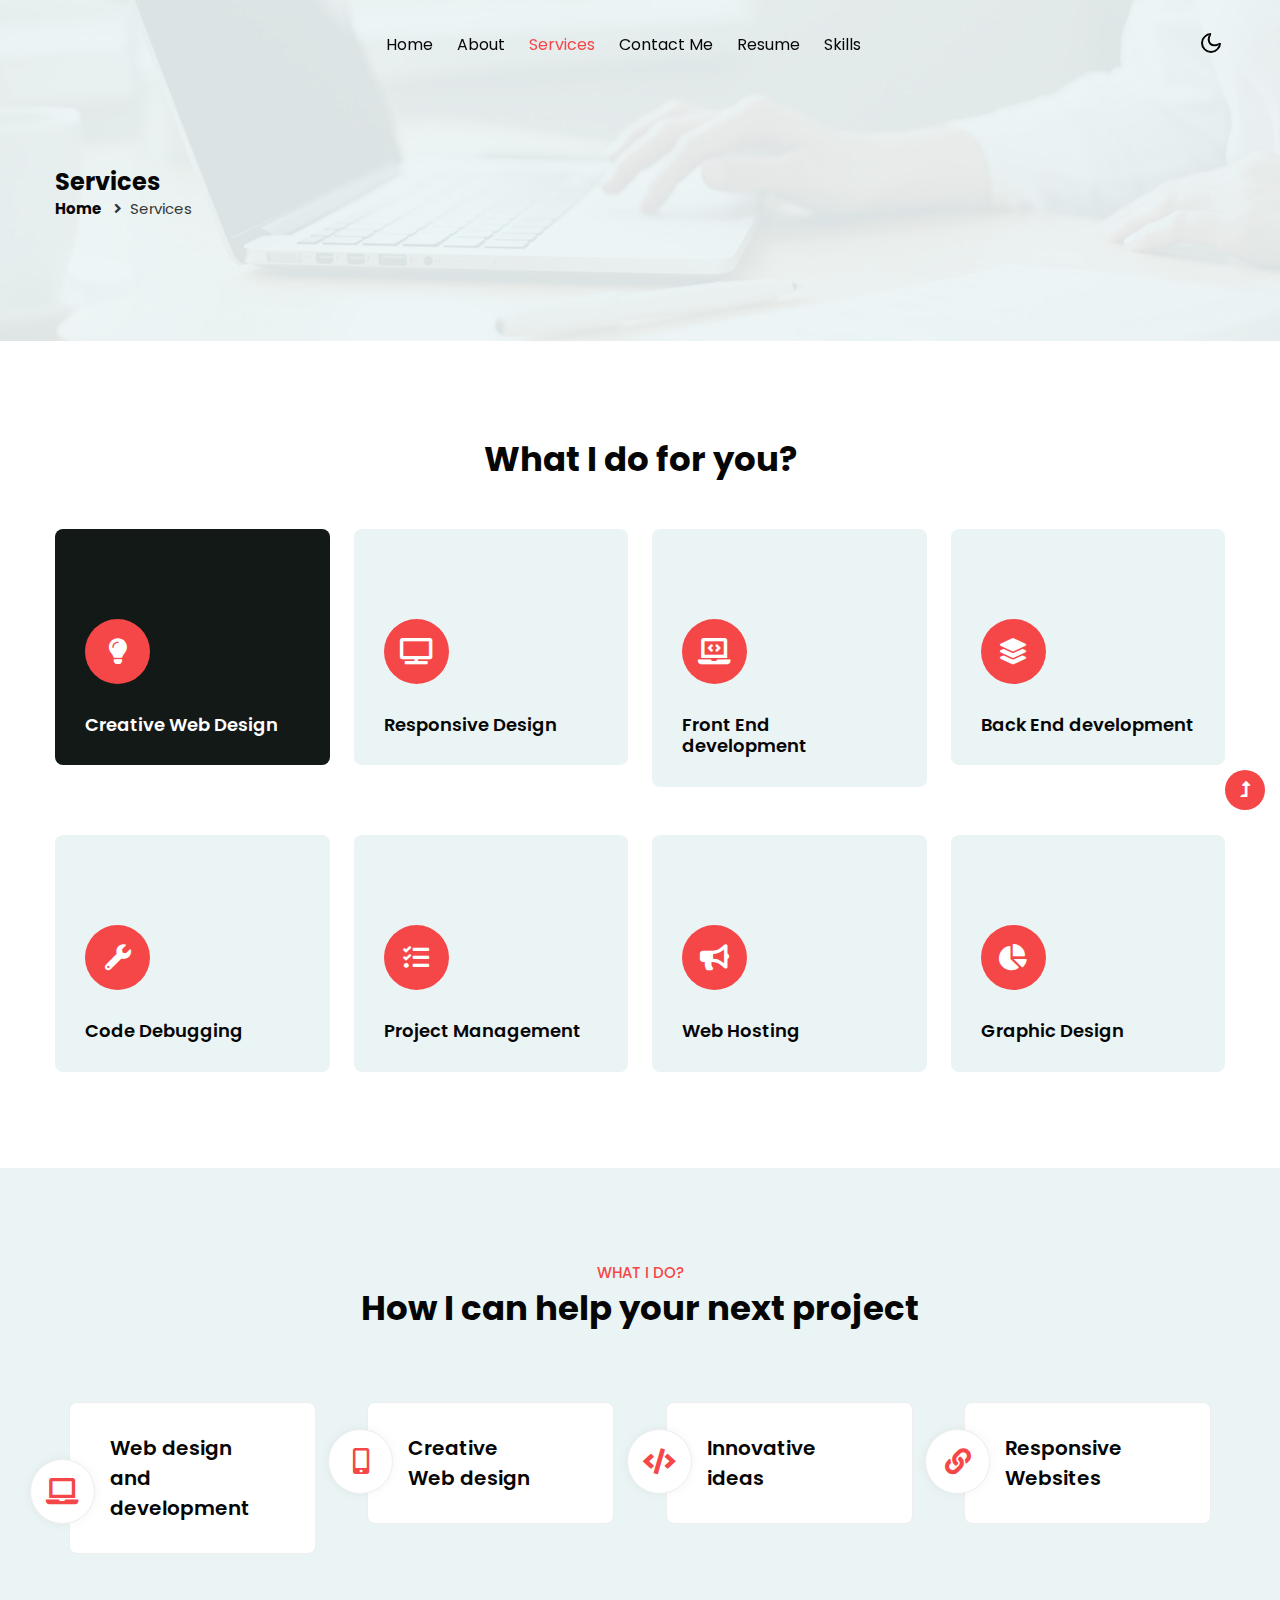
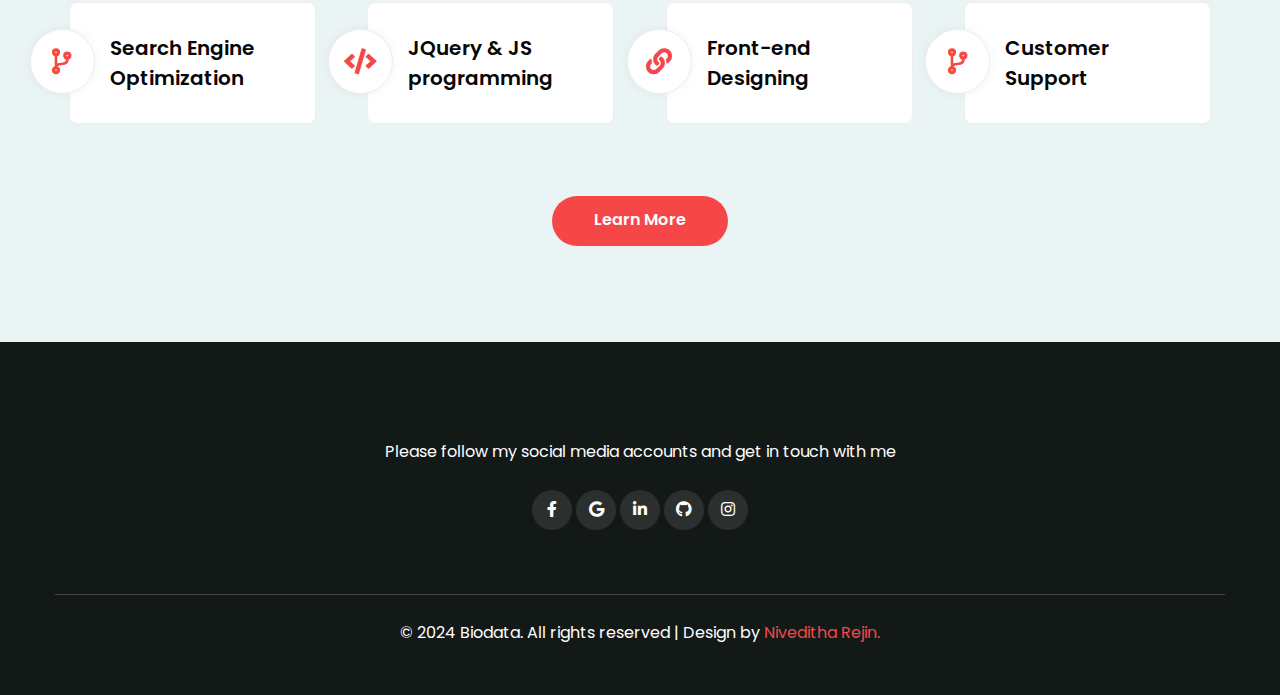
<file: services.html>
<!doctype html>
<html lang="en">

<head>
    <meta charset="utf-8">
    <meta name="viewport" content="width=device-width, initial-scale=1">
    <title>Niveditha Rejin Portfolio</title>
    <link href="//fonts.googleapis.com/css2?family=Poppins:wght@100;200;300;400;500;600;700;800;900&display=swap"
        rel="stylesheet">
   <link rel="stylesheet" href="assets/css/style-starter.css">
</head>

<body>
    <header id="site-header" class="fixed-top">
        <div class="container">
            <nav class="navbar navbar-expand-lg navbar-light">
                <button class="navbar-toggler collapsed" type="button" data-bs-toggle="collapse"
                    data-bs-target="#navbarScroll" aria-controls="navbarScroll" aria-expanded="false"
                    aria-label="Toggle navigation">
                    <span class="navbar-toggler-icon fa icon-expand fa-bars"></span>
                    <span class="navbar-toggler-icon fa icon-close fa-times"></span>
                </button>
                <div class="collapse navbar-collapse" id="navbarScroll">
                    <ul class="navbar-nav mx-auto my-2 my-lg-0 navbar-nav-scroll">
                        <li class="nav-item">
                            <a class="nav-link" aria-current="page" href="index.html">Home</a>
                        </li>
                        <li class="nav-item">
                            <a class="nav-link" href="about.html">About</a>
                        </li>
                        <li class="nav-item">
                            <a class="nav-link active" href="services.html">Services</a>
                        </li>
                        <li class="nav-item">
                            <a class="nav-link" href="contact.html">Contact Me</a>
                        </li>
                        <li class="nav-item">
                            <a class="nav-link" href="resume.html">Resume</a>
                        </li>
                        <li class="nav-item">
                            <a class="nav-link" href="skills.html">Skills</a>
                        </li>
                    </ul>
                    </div>
                <div class="cont-ser-position">
                    <nav class="navigation">
                        <div class="theme-switch-wrapper">
                            <label class="theme-switch" for="checkbox">
                                <input type="checkbox" id="checkbox">
                                <div class="mode-container">
                                    <i class="gg-sun"></i>
                                    <i class="gg-moon"></i>
                                </div>
                            </label>
                        </div>
                    </nav>
                </div>
             </nav>
        </div>
    </header>
    <section class="inner-banner py-5">
        <div class="w3l-breadcrumb py-lg-5">
            <div class="container pt-4 pb-sm-4">
                <h4 class="inner-text-title font-weight-bold pt-sm-5 pt-4">Services</h4>
                <ul class="breadcrumbs-custom-path">
                    <li><a href="index.html" aria-label="home">Home</a></li>
                    <li class="active"><i class="fas fa-angle-right mx-2"></i>Services</li>
                </ul>
            </div>
        </div>
    </section>
    <!-- //inner banner -->

    <!-- grids section -->
    <section class="w3l-bottom-grids-6 py-5" id="features">
        <div class="container py-md-5 py-4">
            <div class="title-heading-w3 text-center mb-sm-5 mb-4">
                <h3 class="title-style">What I do for you?</h3>
            </div>
            <div class="row">
                <div class="col-lg-3 col-md-6 grids-feature">
                    <div class="area-box active">
                        <div class="icon-style">
                            <i class="fas fa-lightbulb"></i>
                        </div>
                        <h4><a href="#feature" class="title-head" aria-label="design">Creative Web Design</a></h4>
                        <a href="about.html" class="btn more p-0" aria-label="more">Explore More<i
                                class="fas fa-long-arrow-alt-right ms-1"></i></a>
                    </div>
                </div>
                <div class="col-lg-3 col-md-6 grids-feature mt-md-0 mt-4">
                    <div class="area-box">
                        <div class="icon-style">
                            <i class="fas fa-tv"></i>
                        </div>
                        <h4><a href="#feature" class="title-head" aria-label="responsive">Responsive Design</a></h4>
                        <a href="about.html" aria-label="more" class="btn more p-0">Explore More<i
                                class="fas fa-long-arrow-alt-right ms-1"></i></a>
                    </div>
                </div>
                <div class="col-lg-3 col-md-6 grids-feature mt-lg-0 mt-4">
                    <div class="area-box">
                        <div class="icon-style">
                            <i class="fas fa-laptop-code"></i>
                        </div>
                        <h4><a href="#feature" aria-label="front end" class="title-head">Front End development</a></h4>
                        <a href="about.html" aria-label="more" class="btn more p-0">Explore More<i
                                class="fas fa-long-arrow-alt-right ms-1"></i></a>
                    </div>
                </div>
                <div class="col-lg-3 col-md-6 grids-feature mt-lg-0 mt-4">
                    <div class="area-box">
                        <div class="icon-style">
                            <i class="fas fa-layer-group"></i>
                        </div>
                        <h4><a href="#feature" aria-label="backend" class="title-head">Back End development</a></h4>
                        <a href="about.html" aria-label="more" class="btn more p-0">Explore More<i
                                class="fas fa-long-arrow-alt-right ms-1"></i></a>
                    </div>
                </div>
                
            </div>
            <br>
            <br>
            
            <div class="row">
                <div class="col-lg-3 col-md-6 grids-feature mt-lg-0 mt-4">
                    <div class="area-box">
                        <div class="icon-style">
                            <i class="fas fa-wrench"></i>
                        </div>
                        <h4><a href="#feature" aria-label="debugging" class="title-head">Code Debugging</a></h4>
                        <a href="about.html" aria-label="more" class="btn more p-0">Explore More<i
                                class="fas fa-long-arrow-alt-right ms-1"></i></a>
                    </div>
                </div>
                <div class="col-lg-3 col-md-6 grids-feature mt-lg-0 mt-4">
                    <div class="area-box">
                        <div class="icon-style">
                            <i class="fas fa-tasks"></i>
                        </div>
                        <h4><a href="#feature" aria-label="project Management" class="title-head">Project Management</a></h4>
                        <a href="about.html" aria-label="more" class="btn more p-0">Explore More<i
                                class="fas fa-long-arrow-alt-right ms-1"></i></a>
                    </div>
                </div>
                <div class="col-lg-3 col-md-6 grids-feature mt-lg-0 mt-4">
                    <div class="area-box">
                        <div class="icon-style">
                            <i class="fas fa-bullhorn"></i>
                        </div>
                        <h4><a href="#feature" aria-label="hosting" class="title-head">Web Hosting</a></h4>
                        <a href="about.html" aria-label="more" class="btn more p-0">Explore More<i
                                class="fas fa-long-arrow-alt-right ms-1"></i></a>
                    </div>
                </div>
                <div class="col-lg-3 col-md-6 grids-feature mt-lg-0 mt-4">
                    <div class="area-box">
                        <div class="icon-style">
                            <i class="fas fa-chart-pie"></i>
                        </div>
                        <h4><a href="#feature" aria-label="graphic design" class="title-head">Graphic Design</a></h4>
                        <a href="about.html" aria-label="more" class="btn more p-0">Explore More<i
                                class="fas fa-long-arrow-alt-right ms-1"></i></a>
                    </div>
                </div>
            </div>


        </div>
    </section>
    <!-- //grids section -->

    <!-- service section -->
    <!-- home service section -->
    <section class="w3l-servicesblock1 py-5" id="services">
        <div class="container py-md-5 py-4">
            <div class="title-heading-w3 text-center mb-sm-5 mb-4">
                <h5 class="title-small mb-1">What i do?</h5>
                <h3 class="title-style">How I can help your next project</h3>
            </div>
            <div class="w3-services-grids py-lg-4">
                <div class="fea-gd-vv row">
                    <div class="col-lg-3 col-md-6">
                        <div class="feature-gd icon-yellow">
                            <div class="icon">
                                <i class="fas fa-laptop"></i>
                            </div>
                            <div class="icon-info">
                                <a href="#url" aria-label="web design">Web design<br> and development </a>
                            </div>
                        </div>
                    </div>
                    <div class="col-lg-3 col-md-6 mt-md-0 mt-4">
                        <div class="feature-gd icon-vilot">
                            <div class="icon">
                                <i class="fas fa-mobile-alt"></i>
                            </div>
                            <div class="icon-info">
                                <a href="#url" aria-label="design">Creative <br> Web design</a>
                            </div>
                        </div>
                    </div>
                    <div class="col-lg-3 col-md-6 mt-lg-0 mt-md-5 mt-4">
                        <div class="feature-gd icon-blue">
                            <div class="icon">
                                <i class="fas fa-code"></i>
                            </div>
                            <div class="icon-info">
                                <a href="#url" aria-label="ideas">Innovative<br> ideas</a>
                            </div>
                        </div>
                    </div>
                    <div class="col-lg-3 col-md-6 mt-lg-0 mt-md-5 mt-4">
                        <div class="feature-gd icon-red">
                            <div class="icon">
                                <i class="fas fa-link"></i>
                            </div>
                            <div class="icon-info">
                                <a href="#url" aria-label="responsive">Responsive<br> Websites</a>
                            </div>
                        </div>
                    </div>
                    <div class="col-lg-3 col-md-6 mt-md-5 mt-4">
                        <div class="feature-gd icon-light-green">
                            <div class="icon">
                                <i class="fas fa-code-branch"></i>
                            </div>
                            <div class="icon-info">
                                <a href="#url" aria-label="SEO"> Search Engine <br> Optimization </a>
                            </div>
                        </div>
                    </div>
                    <div class="col-lg-3 col-md-6 mt-md-5 mt-4">
                        <div class="feature-gd icon-light-blue">
                            <div class="icon">
                                <i class="fas fa-code"></i>
                            </div>
                            <div class="icon-info">
                                <a href="#url" aria-label="JS">JQuery & JS<br> programming</a>
                            </div>
                        </div>
                    </div>
                    <div class="col-lg-3 col-md-6 mt-md-5 mt-4">
                        <div class="feature-gd icon-dark-green">
                            <div class="icon">
                                <i class="fas fa-link"></i>
                            </div>
                            <div class="icon-info">
                                <a href="#url" aria-label="design">Front-end<br> Designing</a>
                            </div>
                        </div>
                    </div>
                    <div class="col-lg-3 col-md-6 mt-md-5 mt-4">
                        <div class="feature-gd icon-pink">
                            <div class="icon">
                                <i class="fas fa-code-branch"></i>
                            </div>
                            <div class="icon-info">
                                <a href="#url" aria-label="support">Customer<br> Support</a>
                            </div>
                        </div>
                    </div>
                </div>
            </div>
            <div class="text-center mt-5">
                <a href="services.html" aria-label="more" class="btn btn-style">Learn More</a>
            </div>
        </div>
    </section>
    <!-- //home service section -->
    

    <footer class="footer-w3ls text-center py-5">
        <div class="container pt-4">
            <div class="mx-auto" style="max-width:600px;">
                <p class="mt-4 text-white">Please follow my social media accounts and get in touch with me</p>
                <div class="social-icons-main mt-4 pb-3">
                    <ul class="social-icons3">
                        <li>
                            <a aria-label="fb" href="https://www.facebook.com/niveditha.krishna.33">
                                <i class="fab fa-facebook-f"></i>
                            </a>
                        </li>
                        <li>
                            <a href="mailto:niveditharejin@mail.com" aria-label="gmail">
                                <i class="fab fa-google"></i>
                            </a>
                        </li>
                        <li>
                            <a href="https://www.linkedin.com/in/niveditha-rejin-20963577/" aria-label="linked in">
                                <i class="fab fa-linkedin-in"></i>
                            </a>
                        </li>
                        <li>
                            <a href="https://github.com/niveditha-rejin" aria-label="github">
                                <i class="fab fa-github"></i>
                            </a>
                        </li>
                        <li>
                            <a href="https://www.instagram.com/niveditharejin/" aria-label="insta">
                                <i class="fab fa-instagram"></i>
                            </a>
                        </li>
                    </ul>
                </div>
            </div>
            <!-- copyright -->
            <p class="copy-right-w3 text-white mt-5 pt-4">© 2024 Biodata. All rights reserved | Design by
                <a href="index.html" aria-label="niveditha"> Niveditha Rejin.</a>
            </p>
        </div>
    </footer>
    <!-- move top -->
    <button onclick="topFunction()" id="movetop" title="Go to top">
        <span class="fas fa-level-up-alt" aria-hidden="true"></span>
    </button>
    <script>
        // When the user scrolls down 20px from the top of the document, show the button
        window.onscroll = function () {
            scrollFunction()
        };

        function scrollFunction() {
            if (document.body.scrollTop > 20 || document.documentElement.scrollTop > 20) {
                document.getElementById("movetop").style.display = "block";
            } else {
                document.getElementById("movetop").style.display = "none";
            }
        }

        // When the user clicks on the button, scroll to the top of the document
        function topFunction() {
            document.body.scrollTop = 0;
            document.documentElement.scrollTop = 0;
        }
    </script>
    <!-- //move top -->

    <!-- common jquery plugin -->
    <script src="assets/js/jquery-3.3.1.min.js"></script>
    <!-- //common jquery plugin -->

    <!-- theme switch js (light and dark)-->
    <script src="assets/js/theme-change.js"></script>
    <!-- //theme switch js (light and dark)-->

    <!-- MENU-JS -->
    <script>
        $(window).on("scroll", function () {
            var scroll = $(window).scrollTop();

            if (scroll >= 80) {
                $("#site-header").addClass("nav-fixed");
            } else {
                $("#site-header").removeClass("nav-fixed");
            }
        });

        //Main navigation Active Class Add Remove
        $(".navbar-toggler").on("click", function () {
            $("header").toggleClass("active");
        });
        $(document).on("ready", function () {
            if ($(window).width() > 991) {
                $("header").removeClass("active");
            }
            $(window).on("resize", function () {
                if ($(window).width() > 991) {
                    $("header").removeClass("active");
                }
            });
        });
    </script>
    <!-- //MENU-JS -->

    <!-- disable body scroll which navbar is in active -->
    <script>
        $(function () {
            $('.navbar-toggler').click(function () {
                $('body').toggleClass('noscroll');
            })
        });
    </script>
    <!-- //disable body scroll which navbar is in active -->

    <!-- bootstrap -->
    <script src="assets/js/bootstrap.min.js"></script>
    <!-- //bootstrap -->
    <!-- //Js scripts -->
</body>

</html>
</file>
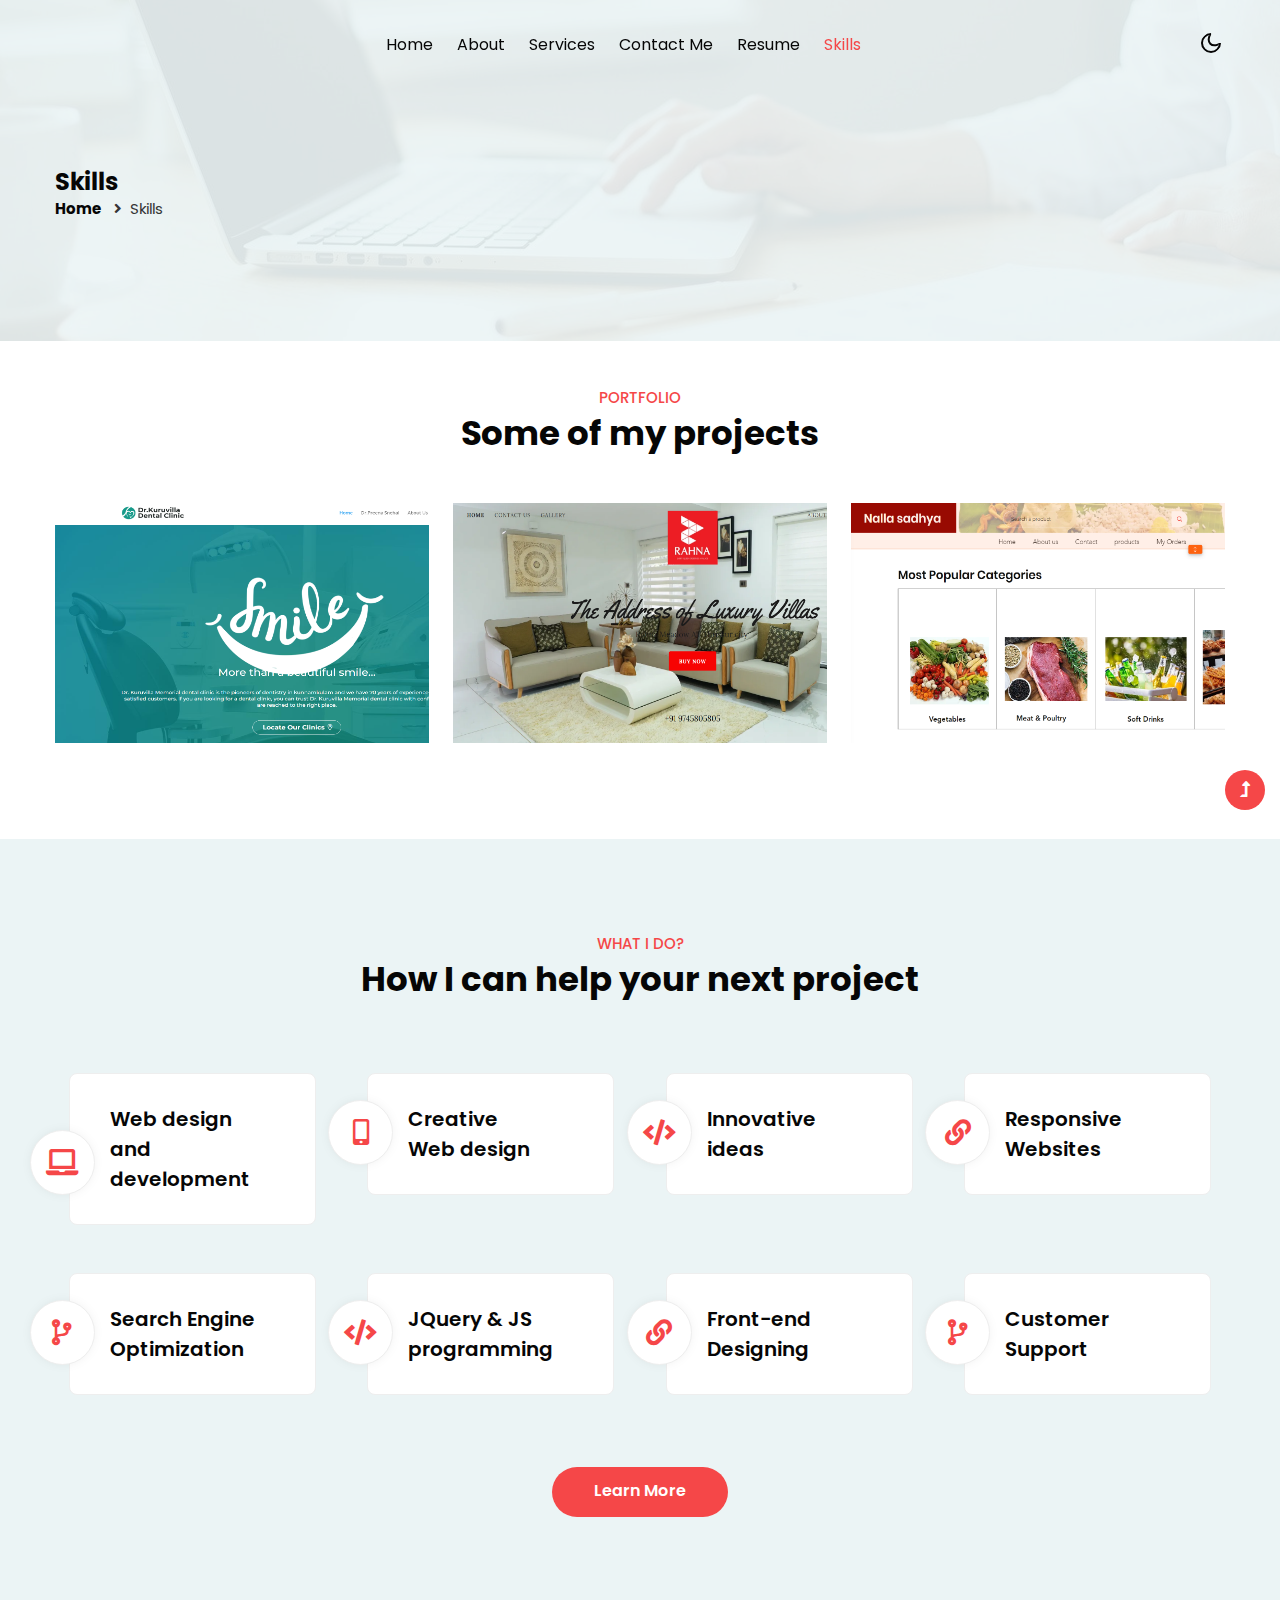
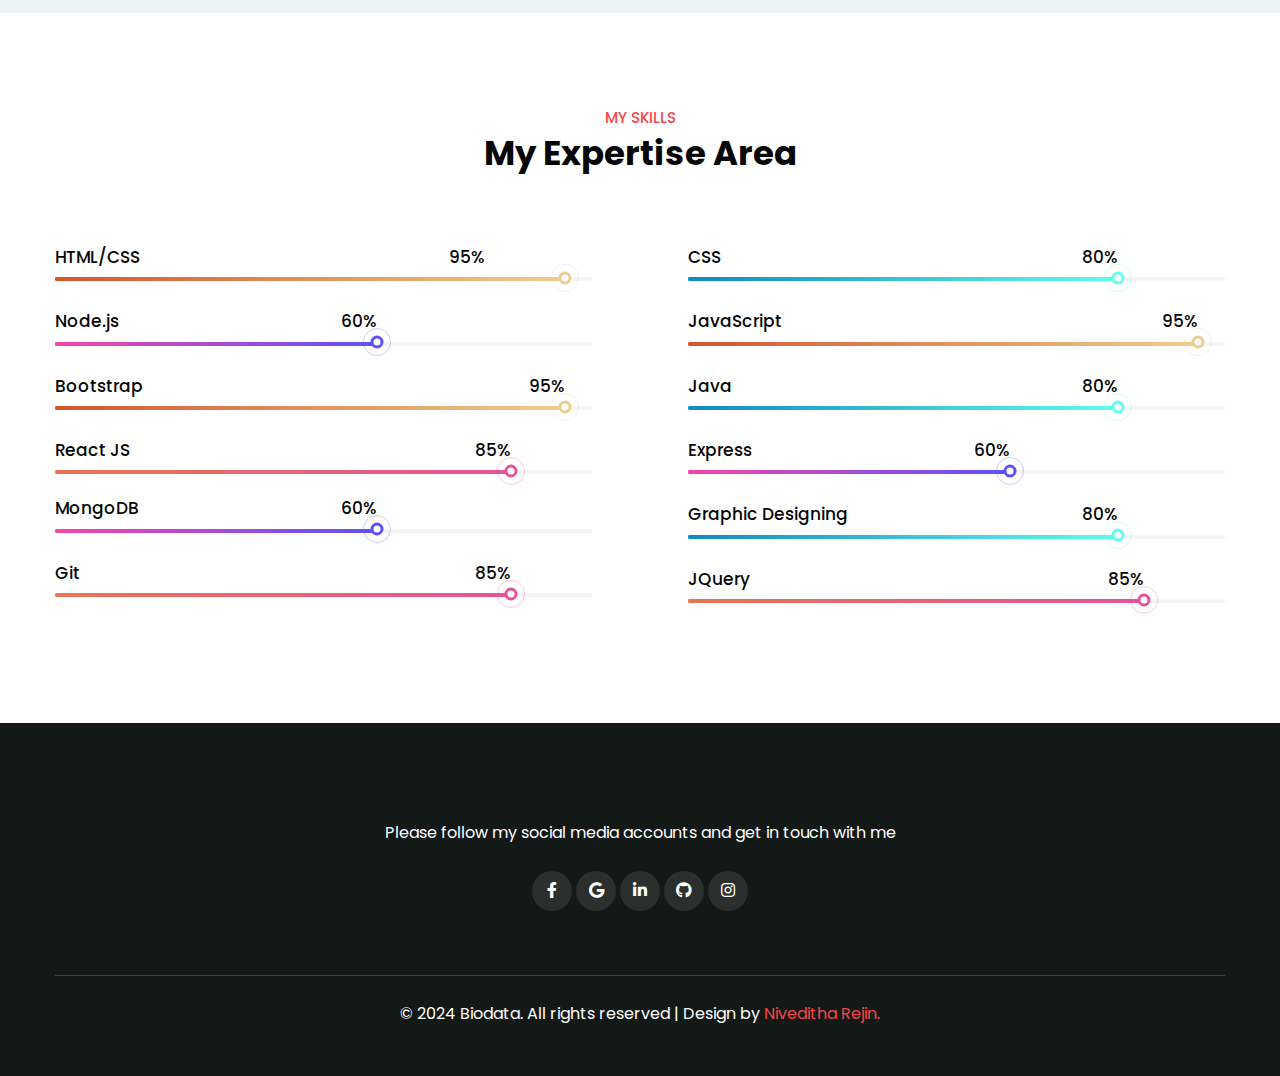
<file: skills.html>
<!doctype html>
<html lang="en">

<head>
    <meta charset="utf-8">
    <meta name="viewport" content="width=device-width, initial-scale=1">
    <title>Niveditha Rejin Portfolio</title>
    <link href="//fonts.googleapis.com/css2?family=Poppins:wght@100;200;300;400;500;600;700;800;900&display=swap"
        rel="stylesheet">
   <link rel="stylesheet" href="assets/css/style-starter.css">
</head>

<body>
    <header id="site-header" class="fixed-top">
        <div class="container">
            <nav class="navbar navbar-expand-lg navbar-light">
                <button class="navbar-toggler collapsed" type="button" data-bs-toggle="collapse"
                    data-bs-target="#navbarScroll" aria-controls="navbarScroll" aria-expanded="false"
                    aria-label="Toggle navigation">
                    <span class="navbar-toggler-icon fa icon-expand fa-bars"></span>
                    <span class="navbar-toggler-icon fa icon-close fa-times"></span>
                </button>
                <div class="collapse navbar-collapse" id="navbarScroll">
                    <ul class="navbar-nav mx-auto my-2 my-lg-0 navbar-nav-scroll">
                        <li class="nav-item">
                            <a class="nav-link" aria-current="page" href="index.html">Home</a>
                        </li>
                        <li class="nav-item">
                            <a class="nav-link" href="about.html">About</a>
                        </li>
                        <li class="nav-item">
                            <a class="nav-link" href="services.html">Services</a>
                        </li>
                        <li class="nav-item">
                            <a class="nav-link" href="contact.html">Contact Me</a>
                        </li>
                        <li class="nav-item">
                            <a class="nav-link" href="resume.html">Resume</a>
                        </li>
                        <li class="nav-item">
                            <a class="nav-link active" href="skills.html">Skills</a>
                        </li>
                    </ul>
                    </div>
                <div class="cont-ser-position">
                    <nav class="navigation">
                        <div class="theme-switch-wrapper">
                            <label class="theme-switch" for="checkbox">
                                <input type="checkbox" id="checkbox">
                                <div class="mode-container">
                                    <i class="gg-sun"></i>
                                    <i class="gg-moon"></i>
                                </div>
                            </label>
                        </div>
                    </nav>
                </div>
             </nav>
        </div>
    </header>
    <section class="inner-banner py-5">
        <div class="w3l-breadcrumb py-lg-5">
            <div class="container pt-4 pb-sm-4">
                <h4 class="inner-text-title font-weight-bold pt-sm-5 pt-4">Skills</h4>
                <ul class="breadcrumbs-custom-path">
                    <li><a href="index.html" aria-label="home">Home</a></li>
                    <li class="active"><i class="fas fa-angle-right mx-2"></i>Skills</li>
                </ul>
            </div>
        </div>
    </section>
    <!-- //inner banner -->

     <!-- projects section -->
     <section class="w3l-gallery pb-5" id="gallery">
        <div class="container py-md-5 py-4">
            <div class="title-heading-w3 text-center mb-sm-5 mb-4">
                <h5 class="title-small mb-1">Portfolio</h5>
                <h3 class="title-style">Some of my projects</h3>
            </div>
            <div class="row">
                <div class="col-lg-4 col-md-6 item">
                    <a href="assets/image/kuruvila dental clinic.png" aria-label="clinic" data-lightbox="example-set" data-title="Project 1"
                        class="zoom d-block">
                        <img class="card-img-bottom d-block" src="assets/image/kuruvila dental clinic.png" alt="Card image cap">
                        <span class="overlay__hover"></span>
                        <span class="hover-content">
                            <span class="title">Kuruvila Dental CLinic</span>
                            <span class="content">Details of doctors, their time availability and location is displayed in the site. A person can check
                                avilability, and book doctor. Authority can allot the time slots for treatment. </span>
                        </span>
                    </a>
                </div>
                <div class="col-lg-4 col-md-6 item mt-md-0 mt-4">
                    <a href="assets/image/rahna.png" aria-label="rahana" data-lightbox="example-set" data-title="Project 2"
                        class="zoom d-block">
                        <img class="card-img-bottom d-block" src="assets/image/rahna.png" alt="Card image cap">
                        <span class="overlay__hover"></span>
                        <span class="hover-content">
                            <span class="title">Rahna Homes</span>
                            <span class="content">We can see rahna groups villas and apartments in detail 3D view and check all further details and can
                                contact them or can book viewing.</span>
                        </span>
                    </a>
                </div>

                <div class="col-lg-4 col-md-6 item mt-lg-0 mt-4">
                    <a href="assets/image/nalla sadhya.png" aria-label="nalla sadhya" data-lightbox="example-set" data-title="Project 3"
                        class="zoom d-block">
                        <img class="card-img-bottom d-block" src="assets/image/nalla sadhya.png" alt="Card image cap">
                        <span class="overlay__hover"></span>
                        <span class="hover-content">
                            <span class="title">Nalla Sadhya</span>
                            <span class="content">Check full details of the product and make online orders. Customer can contact by call, email or chat.
                                Online delivery and payment are available. </span>
                        </span>
                    </a>
                </div>
            </div>
        </div>
    </section>
    <!-- //projects section -->

    <!-- home service section -->
    <section class="w3l-servicesblock1 py-5" id="services">
        <div class="container py-md-5 py-4">
            <div class="title-heading-w3 text-center mb-sm-5 mb-4">
                <h5 class="title-small mb-1">What i do?</h5>
                <h3 class="title-style">How I can help your next project</h3>
            </div>
            <div class="w3-services-grids py-lg-4">
                <div class="fea-gd-vv row">
                    <div class="col-lg-3 col-md-6">
                        <div class="feature-gd icon-yellow">
                            <div class="icon">
                                <i class="fas fa-laptop"></i>
                            </div>
                            <div class="icon-info">
                                <a href="#url" aria-label="design">Web design<br> and development </a>
                            </div>
                        </div>
                    </div>
                    <div class="col-lg-3 col-md-6 mt-md-0 mt-4">
                        <div class="feature-gd icon-vilot">
                            <div class="icon">
                                <i class="fas fa-mobile-alt"></i>
                            </div>
                            <div class="icon-info">
                                <a href="#url" web design>Creative <br> Web design</a>
                            </div>
                        </div>
                    </div>
                    <div class="col-lg-3 col-md-6 mt-lg-0 mt-md-5 mt-4">
                        <div class="feature-gd icon-blue">
                            <div class="icon">
                                <i class="fas fa-code"></i>
                            </div>
                            <div class="icon-info">
                                <a href="#url" aria-label="ideas">Innovative<br> ideas</a>
                            </div>
                        </div>
                    </div>
                    <div class="col-lg-3 col-md-6 mt-lg-0 mt-md-5 mt-4">
                        <div class="feature-gd icon-red">
                            <div class="icon">
                                <i class="fas fa-link"></i>
                            </div>
                            <div class="icon-info">
                                <a href="#url" aria-label="responsive">Responsive<br> Websites</a>
                            </div>
                        </div>
                    </div>
                    <div class="col-lg-3 col-md-6 mt-md-5 mt-4">
                        <div class="feature-gd icon-light-green">
                            <div class="icon">
                                <i class="fas fa-code-branch"></i>
                            </div>
                            <div class="icon-info">
                                <a href="#url" aria-label="SEO"> Search Engine <br> Optimization </a>
                            </div>
                        </div>
                    </div>
                    <div class="col-lg-3 col-md-6 mt-md-5 mt-4">
                        <div class="feature-gd icon-light-blue">
                            <div class="icon">
                                <i class="fas fa-code"></i>
                            </div>
                            <div class="icon-info">
                                <a href="#url" aria-label="JS">JQuery & JS<br> programming</a>
                            </div>
                        </div>
                    </div>
                    <div class="col-lg-3 col-md-6 mt-md-5 mt-4">
                        <div class="feature-gd icon-dark-green">
                            <div class="icon">
                                <i class="fas fa-link"></i>
                            </div>
                            <div class="icon-info">
                                <a href="#url" aria-label="front end">Front-end<br> Designing</a>
                            </div>
                        </div>
                    </div>
                    <div class="col-lg-3 col-md-6 mt-md-5 mt-4">
                        <div class="feature-gd icon-pink">
                            <div class="icon">
                                <i class="fas fa-code-branch"></i>
                            </div>
                            <div class="icon-info">
                                <a href="#url" aria-label="support">Customer<br> Support</a>
                            </div>
                        </div>
                    </div>
                </div>
            </div>
            <div class="text-center mt-5">
                <a href="services.html" aria-label="more" class="btn btn-style">Learn More</a>
            </div>
        </div>
    </section>
    <!-- //home service section -->
    <!-- skills section -->
    <section class="w3l-progress py-5" id="progress">
        <div class="container py-md-5 py-4">
            <div class="title-heading-w3 text-center mb-sm-5 mb-4">
                <h5 class="title-small mb-1">My Skills</h5>
                <h3 class="title-style">My Expertise Area</h3>
            </div>
            <div class="row py-lg-4">
                <div class="col-lg-6 pe-lg-5">
                    
                    
                    <div class="progress-info info1">
                        <h6 class="progress-tittle">HTML/CSS<span class="">95%</span></h6>
                        <div class="progress">
                            <div class="progress-bar progress-bar-striped gradient-2" role="progressbar"
                                style="width: 95%" aria-valuenow="95" aria-valuemin="0" aria-valuemax="100">
                            </div>
                        </div>
                    </div>
                   
                    <div class="progress-info info3">
                        <h6 class="progress-tittle">Node.js <span class="">60%</span></h6>
                        <div class="progress">
                            <div class="progress-bar progress-bar-striped gradient-3" role="progressbar"
                                style="width: 60%" aria-valuenow="95" aria-valuemin="0" aria-valuemax="100">
                            </div>
                        </div>
                    </div>
                    <div class="progress-info info2">
                        <h6 class="progress-tittle">Bootstrap<span class="">95%</span>
                        </h6>
                        <div class="progress">
                            <div class="progress-bar progress-bar-striped gradient-2" role="progressbar"
                                style="width: 95%" aria-valuenow="95" aria-valuemin="0" aria-valuemax="100">
                            </div>
                        </div>
                    </div>
                    <div class="progress-info info4 mb-0">
                        <h6 class="progress-tittle">React JS <span class="">85%</span></h6>
                        <div class="progress">
                            <div class="progress-bar progress-bar-striped gradient-4" role="progressbar"
                                style="width: 85%" aria-valuenow="95" aria-valuemin="0" aria-valuemax="100">
                            </div>
                        </div>
                    </div>
                    <br>
                    <div class="progress-info info3">
                        <h6 class="progress-tittle">MongoDB<span class="">60%</span></h6>
                        <div class="progress">
                            <div class="progress-bar progress-bar-striped gradient-3" role="progressbar"
                                style="width: 60%" aria-valuenow="95" aria-valuemin="0" aria-valuemax="100">
                            </div>
                        </div>
                    </div>
                    
                    
                    <div class="progress-info info4 mb-0">
                        <h6 class="progress-tittle">Git<span class="">85%</span></h6>
                        <div class="progress">
                            <div class="progress-bar progress-bar-striped gradient-4" role="progressbar"
                                style="width: 85%" aria-valuenow="95" aria-valuemin="0" aria-valuemax="100">
                            </div>
                        </div>
                    </div>
                    
                </div>
                
                <div class="col-lg-6 ps-lg-5 mt-lg-0 mt-5">
                    <div class="progress-info info1">
                        <h6 class="progress-tittle">CSS <span class="">80%</span></h6>
                        <div class="progress">
                            <div class="progress-bar progress-bar-striped gradient-1" role="progressbar"
                                style="width: 80%" aria-valuenow="90" aria-valuemin="0" aria-valuemax="100">
                            </div>
                        </div>
                    </div>
                    
                    <div class="progress-info info2">
                        <h6 class="progress-tittle">JavaScript<span class="">95%</span>
                        </h6>
                        <div class="progress">
                            <div class="progress-bar progress-bar-striped gradient-2" role="progressbar"
                                style="width: 95%" aria-valuenow="95" aria-valuemin="0" aria-valuemax="100">
                            </div>
                        </div>
                    </div>
                    <div class="progress-info info1">
                        <h6 class="progress-tittle">Java<span class="">80%</span></h6>
                        <div class="progress">
                            <div class="progress-bar progress-bar-striped gradient-1" role="progressbar"
                                style="width: 80%" aria-valuenow="90" aria-valuemin="0" aria-valuemax="100">
                            </div>
                        </div>
                    </div>
                    <div class="progress-info info3">
                        <h6 class="progress-tittle">Express<span class="">60%</span></h6>
                        <div class="progress">
                            <div class="progress-bar progress-bar-striped gradient-3" role="progressbar"
                                style="width: 60%" aria-valuenow="95" aria-valuemin="0" aria-valuemax="100">
                            </div>
                        </div>
                    </div>
                    <div class="progress-info info1">
                        <h6 class="progress-tittle">Graphic Designing<span class="">80%</span></h6>
                        <div class="progress">
                            <div class="progress-bar progress-bar-striped gradient-1" role="progressbar"
                                style="width: 80%" aria-valuenow="90" aria-valuemin="0" aria-valuemax="100">
                            </div>
                        </div>
                    </div>
                    <div class="progress-info info4 mb-0">
                        <h6 class="progress-tittle">JQuery<span class="">85%</span></h6>
                        <div class="progress">
                            <div class="progress-bar progress-bar-striped gradient-4" role="progressbar"
                                style="width: 85%" aria-valuenow="95" aria-valuemin="0" aria-valuemax="100">
                            </div>
                        </div>
                    </div>
                </div>
            </div>
        </div>
    </section>
    <!-- //skills section -->
    

    <footer class="footer-w3ls text-center py-5">
        <div class="container pt-4">
            <div class="mx-auto" style="max-width:600px;">
                <p class="mt-4 text-white">Please follow my social media accounts and get in touch with me</p>
                <div class="social-icons-main mt-4 pb-3">
                    <ul class="social-icons3">
                        <li>
                            <a href="https://www.facebook.com/niveditha.krishna.33" aria-label="fb">
                                <i class="fab fa-facebook-f"></i>
                            </a>
                        </li>
                        <li>
                            <a href="mailto:niveditharejin@mail.com" aria-label="gmail">
                                <i class="fab fa-google"></i>
                            </a>
                        </li>
                        <li>
                            <a href="https://www.linkedin.com/in/niveditha-rejin-20963577/" aria-label="linkedin">
                                <i class="fab fa-linkedin-in"></i>
                            </a>
                        </li>
                        <li>
                            <a href="https://github.com/niveditha-rejin" aria-label="github">
                                <i class="fab fa-github"></i>
                            </a>
                        </li>
                        <li>
                            <a href="https://www.instagram.com/niveditharejin/" aria-label="instagram">
                                <i class="fab fa-instagram"></i>
                            </a>
                        </li>
                    </ul>
                </div>
            </div>
            <!-- copyright -->
            <p class="copy-right-w3 text-white mt-5 pt-4">© 2024 Biodata. All rights reserved | Design by
                <a href="index.html" aria-label="niv"> Niveditha Rejin.</a>
            </p>
        </div>
    </footer>
    <!-- move top -->
    <button onclick="topFunction()" id="movetop" title="Go to top">
        <span class="fas fa-level-up-alt" aria-hidden="true"></span>
    </button>
    <script>
        // When the user scrolls down 20px from the top of the document, show the button
        window.onscroll = function () {
            scrollFunction()
        };

        function scrollFunction() {
            if (document.body.scrollTop > 20 || document.documentElement.scrollTop > 20) {
                document.getElementById("movetop").style.display = "block";
            } else {
                document.getElementById("movetop").style.display = "none";
            }
        }

        // When the user clicks on the button, scroll to the top of the document
        function topFunction() {
            document.body.scrollTop = 0;
            document.documentElement.scrollTop = 0;
        }
    </script>
    <!-- //move top -->

    <!-- common jquery plugin -->
    <script src="assets/js/jquery-3.3.1.min.js"></script>
    <!-- //common jquery plugin -->

    <!-- theme switch js (light and dark)-->
    <script src="assets/js/theme-change.js"></script>
    <!-- //theme switch js (light and dark)-->

    <!-- MENU-JS -->
    <script>
        $(window).on("scroll", function () {
            var scroll = $(window).scrollTop();

            if (scroll >= 80) {
                $("#site-header").addClass("nav-fixed");
            } else {
                $("#site-header").removeClass("nav-fixed");
            }
        });

        //Main navigation Active Class Add Remove
        $(".navbar-toggler").on("click", function () {
            $("header").toggleClass("active");
        });
        $(document).on("ready", function () {
            if ($(window).width() > 991) {
                $("header").removeClass("active");
            }
            $(window).on("resize", function () {
                if ($(window).width() > 991) {
                    $("header").removeClass("active");
                }
            });
        });
    </script>
    <!-- //MENU-JS -->

    <!-- disable body scroll which navbar is in active -->
    <script>
        $(function () {
            $('.navbar-toggler').click(function () {
                $('body').toggleClass('noscroll');
            })
        });
    </script>
    <!-- //disable body scroll which navbar is in active -->

    <!-- bootstrap -->
    <script src="assets/js/bootstrap.min.js"></script>
    <!-- //bootstrap -->
    <!-- //Js scripts -->
</body>

</html>
</file>
<file: assets/css/style-starter.css>
@charset "UTF-8";

:root {
  --bs-blue: #0d6efd;
  --bs-indigo: #6610f2;
  --bs-purple: #6f42c1;
  --bs-pink: #d63384;
  --bs-red: #dc3545;
  --bs-orange: #fd7e14;
  --bs-yellow: #ffc107;
  --bs-green: #198754;
  --bs-teal: #20c997;
  --bs-cyan: #0dcaf0;
  --bs-white: #fff;
  --bs-gray: #6c757d;
  --bs-gray-dark: #343a40;
  --bs-primary: #0d6efd;
  --bs-secondary: #6c757d;
  --bs-success: #198754;
  --bs-info: #0dcaf0;
  --bs-warning: #ffc107;
  --bs-danger: #dc3545;
  --bs-light: #f8f9fa;
  --bs-dark: #212529;
  --bs-font-sans-serif: system-ui, -apple-system, "Segoe UI", Roboto, "Helvetica Neue", Arial, "Noto Sans", "Liberation Sans", sans-serif, "Apple Color Emoji", "Segoe UI Emoji", "Segoe UI Symbol", "Noto Color Emoji";
  --bs-font-monospace: SFMono-Regular, Menlo, Monaco, Consolas, "Liberation Mono", "Courier New", monospace;
  --bs-gradient: linear-gradient(180deg, rgba(255, 255, 255, 0.15), rgba(255, 255, 255, 0));
}

*,
*::before,
*::after {
  box-sizing: border-box;
}

@media (prefers-reduced-motion: no-preference) {
  :root {
    scroll-behavior: smooth;
  }
}

body {
  margin: 0;
  font-family: var(--bs-font-sans-serif);
  font-size: 1rem;
  font-weight: 400;
  line-height: 1.5;
  color: #212529;
  background-color: #fff;
  -webkit-text-size-adjust: 100%;
  -webkit-tap-highlight-color: rgba(0, 0, 0, 0);
}

hr {
  margin: 1rem 0;
  color: inherit;
  background-color: currentColor;
  border: 0;
  opacity: 0.25;
}

hr:not([size]) {
  height: 1px;
}

h6,
.h6,
h5,
.h5,
h4,
.h4,
h3,
.h3,
h2,
.h2,
h1,
.h1 {
  margin-top: 0;
  margin-bottom: 0.5rem;
  font-weight: 500;
  line-height: 1.2;
}

h1,
.h1 {
  font-size: calc(1.375rem + 1.5vw);
}

@media (min-width: 1200px) {

  h1,
  .h1 {
    font-size: 2.5rem;
  }
}

h2,
.h2 {
  font-size: calc(1.325rem + 0.9vw);
}

@media (min-width: 1200px) {

  h2,
  .h2 {
    font-size: 2rem;
  }
}

h3,
.h3 {
  font-size: calc(1.3rem + 0.6vw);
}

@media (min-width: 1200px) {

  h3,
  .h3 {
    font-size: 1.75rem;
  }
}

h4,
.h4 {
  font-size: calc(1.275rem + 0.3vw);
}

@media (min-width: 1200px) {

  h4,
  .h4 {
    font-size: 1.5rem;
  }
}

h5,
.h5 {
  font-size: 1.25rem;
}

h6,
.h6 {
  font-size: 1rem;
}

p {
  margin-top: 0;
  margin-bottom: 1rem;
}

abbr[title],
abbr[data-bs-original-title] {
  -webkit-text-decoration: underline dotted;
  text-decoration: underline dotted;
  cursor: help;
  -webkit-text-decoration-skip-ink: none;
  text-decoration-skip-ink: none;
}

address {
  margin-bottom: 1rem;
  font-style: normal;
  line-height: inherit;
}

ol,
ul {
  padding-left: 2rem;
}

ol,
ul,
dl {
  margin-top: 0;
  margin-bottom: 1rem;
}

ol ol,
ul ul,
ol ul,
ul ol {
  margin-bottom: 0;
}

dt {
  font-weight: 700;
}

dd {
  margin-bottom: 0.5rem;
  margin-left: 0;
}

blockquote {
  margin: 0 0 1rem;
}

b,
strong {
  font-weight: bolder;
}

small,
.small {
  font-size: 0.875em;
}

mark,
.mark {
  padding: 0.2em;
  background-color: #fcf8e3;
}

sub,
sup {
  position: relative;
  font-size: 0.75em;
  line-height: 0;
  vertical-align: baseline;
}

sub {
  bottom: -0.25em;
}

sup {
  top: -0.5em;
}

a {
  color: #0d6efd;
  text-decoration: underline;
}

a:hover {
  color: #0a58ca;
}

a:not([href]):not([class]),
a:not([href]):not([class]):hover {
  color: inherit;
  text-decoration: none;
}

pre,
code,
kbd,
samp {
  font-family: var(--bs-font-monospace);
  font-size: 1em;
  direction: ltr
    /* rtl:ignore */
  ;
  unicode-bidi: bidi-override;
}

pre {
  display: block;
  margin-top: 0;
  margin-bottom: 1rem;
  overflow: auto;
  font-size: 0.875em;
}

pre code {
  font-size: inherit;
  color: inherit;
  word-break: normal;
}

code {
  font-size: 0.875em;
  color: #d63384;
  word-wrap: break-word;
}

a>code {
  color: inherit;
}

kbd {
  padding: 0.2rem 0.4rem;
  font-size: 0.875em;
  color: #fff;
  background-color: #212529;
  border-radius: 0.2rem;
}

kbd kbd {
  padding: 0;
  font-size: 1em;
  font-weight: 700;
}

figure {
  margin: 0 0 1rem;
}

img,
svg {
  vertical-align: middle;
}

table {
  caption-side: bottom;
  border-collapse: collapse;
}

caption {
  padding-top: 0.5rem;
  padding-bottom: 0.5rem;
  color: #6c757d;
  text-align: left;
}

th {
  text-align: inherit;
  text-align: -webkit-match-parent;
}

thead,
tbody,
tfoot,
tr,
td,
th {
  border-color: inherit;
  border-style: solid;
  border-width: 0;
}

label {
  display: inline-block;
}

button {
  border-radius: 0;
}

button:focus:not(:focus-visible) {
  outline: 0;
}

input,
button,
select,
optgroup,
textarea {
  margin: 0;
  font-family: inherit;
  font-size: inherit;
  line-height: inherit;
}

button,
select {
  text-transform: none;
}

[role=button] {
  cursor: pointer;
}

select {
  word-wrap: normal;
}

select:disabled {
  opacity: 1;
}

[list]::-webkit-calendar-picker-indicator {
  display: none;
}

button,
[type=button],
[type=reset],
[type=submit] {
  -webkit-appearance: button;
}

button:not(:disabled),
[type=button]:not(:disabled),
[type=reset]:not(:disabled),
[type=submit]:not(:disabled) {
  cursor: pointer;
}

::-moz-focus-inner {
  padding: 0;
  border-style: none;
}

textarea {
  resize: vertical;
}

fieldset {
  min-width: 0;
  padding: 0;
  margin: 0;
  border: 0;
}

legend {
  float: left;
  width: 100%;
  padding: 0;
  margin-bottom: 0.5rem;
  font-size: calc(1.275rem + 0.3vw);
  line-height: inherit;
}

@media (min-width: 1200px) {
  legend {
    font-size: 1.5rem;
  }
}

legend+* {
  clear: left;
}

::-webkit-datetime-edit-fields-wrapper,
::-webkit-datetime-edit-text,
::-webkit-datetime-edit-minute,
::-webkit-datetime-edit-hour-field,
::-webkit-datetime-edit-day-field,
::-webkit-datetime-edit-month-field,
::-webkit-datetime-edit-year-field {
  padding: 0;
}

::-webkit-inner-spin-button {
  height: auto;
}

[type=search] {
  outline-offset: -2px;
  -webkit-appearance: textfield;
}

/* rtl:raw:
[type="tel"],
[type="url"],
[type="email"],
[type="number"] {
  direction: ltr;
}
*/
::-webkit-search-decoration {
  -webkit-appearance: none;
}

::-webkit-color-swatch-wrapper {
  padding: 0;
}

::file-selector-button {
  font: inherit;
}

::-webkit-file-upload-button {
  font: inherit;
  -webkit-appearance: button;
}

output {
  display: inline-block;
}

iframe {
  border: 0;
}

summary {
  display: list-item;
  cursor: pointer;
}

progress {
  vertical-align: baseline;
}

[hidden] {
  display: none !important;
}

.lead {
  font-size: 1.25rem;
  font-weight: 300;
}

.display-1 {
  font-size: calc(1.625rem + 4.5vw);
  font-weight: 300;
  line-height: 1.2;
}

@media (min-width: 1200px) {
  .display-1 {
    font-size: 5rem;
  }
}

.display-2 {
  font-size: calc(1.575rem + 3.9vw);
  font-weight: 300;
  line-height: 1.2;
}

@media (min-width: 1200px) {
  .display-2 {
    font-size: 4.5rem;
  }
}

.display-3 {
  font-size: calc(1.525rem + 3.3vw);
  font-weight: 300;
  line-height: 1.2;
}

@media (min-width: 1200px) {
  .display-3 {
    font-size: 4rem;
  }
}

.display-4 {
  font-size: calc(1.475rem + 2.7vw);
  font-weight: 300;
  line-height: 1.2;
}

@media (min-width: 1200px) {
  .display-4 {
    font-size: 3.5rem;
  }
}

.display-5 {
  font-size: calc(1.425rem + 2.1vw);
  font-weight: 300;
  line-height: 1.2;
}

@media (min-width: 1200px) {
  .display-5 {
    font-size: 3rem;
  }
}

.display-6 {
  font-size: calc(1.375rem + 1.5vw);
  font-weight: 300;
  line-height: 1.2;
}

@media (min-width: 1200px) {
  .display-6 {
    font-size: 2.5rem;
  }
}

.list-unstyled {
  padding-left: 0;
  list-style: none;
}

.list-inline {
  padding-left: 0;
  list-style: none;
}

.list-inline-item {
  display: inline-block;
}

.list-inline-item:not(:last-child) {
  margin-right: 0.5rem;
}

.initialism {
  font-size: 0.875em;
  text-transform: uppercase;
}

.blockquote {
  margin-bottom: 1rem;
  font-size: 1.25rem;
}

.blockquote> :last-child {
  margin-bottom: 0;
}

.blockquote-footer {
  margin-top: -1rem;
  margin-bottom: 1rem;
  font-size: 0.875em;
  color: #6c757d;
}

.blockquote-footer::before {
  content: "— ";
}

.img-fluid {
  max-width: 100%;
  height: auto;
}

.img-thumbnail {
  padding: 0.25rem;
  background-color: #fff;
  border: 1px solid #dee2e6;
  border-radius: 0.25rem;
  max-width: 100%;
  height: auto;
}

.figure {
  display: inline-block;
}

.figure-img {
  margin-bottom: 0.5rem;
  line-height: 1;
}

.figure-caption {
  font-size: 0.875em;
  color: #6c757d;
}

.container,
.container-fluid,
.container-xxl,
.container-xl,
.container-lg,
.container-md,
.container-sm {
  width: 100%;
  padding-right: var(--bs-gutter-x, 0.75rem);
  padding-left: var(--bs-gutter-x, 0.75rem);
  margin-right: auto;
  margin-left: auto;
}

@media (min-width: 576px) {

  .container-sm,
  .container {
    max-width: 540px;
  }
}

@media (min-width: 768px) {

  .container-md,
  .container-sm,
  .container {
    max-width: 720px;
  }
}

@media (min-width: 992px) {

  .container-lg,
  .container-md,
  .container-sm,
  .container {
    max-width: 960px;
  }
}

@media (min-width: 1200px) {

  .container-xl,
  .container-lg,
  .container-md,
  .container-sm,
  .container {
    max-width: 1140px;
  }
}

@media (min-width: 1400px) {

  .container-xxl,
  .container-xl,
  .container-lg,
  .container-md,
  .container-sm,
  .container {
    max-width: 1320px;
  }
}

.row {
  --bs-gutter-x: 1.5rem;
  --bs-gutter-y: 0;
  display: flex;
  flex-wrap: wrap;
  margin-top: calc(var(--bs-gutter-y) * -1);
  margin-right: calc(var(--bs-gutter-x) / -2);
  margin-left: calc(var(--bs-gutter-x) / -2);
}

.row>* {
  flex-shrink: 0;
  width: 100%;
  max-width: 100%;
  padding-right: calc(var(--bs-gutter-x) / 2);
  padding-left: calc(var(--bs-gutter-x) / 2);
  margin-top: var(--bs-gutter-y);
}

.col {
  flex: 1 0 0%;
}

.row-cols-auto>* {
  flex: 0 0 auto;
  width: auto;
}

.row-cols-1>* {
  flex: 0 0 auto;
  width: 100%;
}

.row-cols-2>* {
  flex: 0 0 auto;
  width: 50%;
}

.row-cols-3>* {
  flex: 0 0 auto;
  width: 33.3333333333%;
}

.row-cols-4>* {
  flex: 0 0 auto;
  width: 25%;
}

.row-cols-5>* {
  flex: 0 0 auto;
  width: 20%;
}

.row-cols-6>* {
  flex: 0 0 auto;
  width: 16.6666666667%;
}

.col-auto {
  flex: 0 0 auto;
  width: auto;
}

.col-1 {
  flex: 0 0 auto;
  width: 8.3333333333%;
}

.col-2 {
  flex: 0 0 auto;
  width: 16.6666666667%;
}

.col-3 {
  flex: 0 0 auto;
  width: 25%;
}

.col-4 {
  flex: 0 0 auto;
  width: 33.3333333333%;
}

.col-5 {
  flex: 0 0 auto;
  width: 41.6666666667%;
}

.col-6 {
  flex: 0 0 auto;
  width: 50%;
}

.col-7 {
  flex: 0 0 auto;
  width: 58.3333333333%;
}

.col-8 {
  flex: 0 0 auto;
  width: 66.6666666667%;
}

.col-9 {
  flex: 0 0 auto;
  width: 75%;
}

.col-10 {
  flex: 0 0 auto;
  width: 83.3333333333%;
}

.col-11 {
  flex: 0 0 auto;
  width: 91.6666666667%;
}

.col-12 {
  flex: 0 0 auto;
  width: 100%;
}

.offset-1 {
  margin-left: 8.3333333333%;
}

.offset-2 {
  margin-left: 16.6666666667%;
}

.offset-3 {
  margin-left: 25%;
}

.offset-4 {
  margin-left: 33.3333333333%;
}

.offset-5 {
  margin-left: 41.6666666667%;
}

.offset-6 {
  margin-left: 50%;
}

.offset-7 {
  margin-left: 58.3333333333%;
}

.offset-8 {
  margin-left: 66.6666666667%;
}

.offset-9 {
  margin-left: 75%;
}

.offset-10 {
  margin-left: 83.3333333333%;
}

.offset-11 {
  margin-left: 91.6666666667%;
}

.g-0,
.gx-0 {
  --bs-gutter-x: 0;
}

.g-0,
.gy-0 {
  --bs-gutter-y: 0;
}

.g-1,
.gx-1 {
  --bs-gutter-x: 0.25rem;
}

.g-1,
.gy-1 {
  --bs-gutter-y: 0.25rem;
}

.g-2,
.gx-2 {
  --bs-gutter-x: 0.5rem;
}

.g-2,
.gy-2 {
  --bs-gutter-y: 0.5rem;
}

.g-3,
.gx-3 {
  --bs-gutter-x: 1rem;
}

.g-3,
.gy-3 {
  --bs-gutter-y: 1rem;
}

.g-4,
.gx-4 {
  --bs-gutter-x: 1.5rem;
}

.g-4,
.gy-4 {
  --bs-gutter-y: 1.5rem;
}

.g-5,
.gx-5 {
  --bs-gutter-x: 3rem;
}

.g-5,
.gy-5 {
  --bs-gutter-y: 3rem;
}

@media (min-width: 576px) {
  .col-sm {
    flex: 1 0 0%;
  }

  .row-cols-sm-auto>* {
    flex: 0 0 auto;
    width: auto;
  }

  .row-cols-sm-1>* {
    flex: 0 0 auto;
    width: 100%;
  }

  .row-cols-sm-2>* {
    flex: 0 0 auto;
    width: 50%;
  }

  .row-cols-sm-3>* {
    flex: 0 0 auto;
    width: 33.3333333333%;
  }

  .row-cols-sm-4>* {
    flex: 0 0 auto;
    width: 25%;
  }

  .row-cols-sm-5>* {
    flex: 0 0 auto;
    width: 20%;
  }

  .row-cols-sm-6>* {
    flex: 0 0 auto;
    width: 16.6666666667%;
  }

  .col-sm-auto {
    flex: 0 0 auto;
    width: auto;
  }

  .col-sm-1 {
    flex: 0 0 auto;
    width: 8.3333333333%;
  }

  .col-sm-2 {
    flex: 0 0 auto;
    width: 16.6666666667%;
  }

  .col-sm-3 {
    flex: 0 0 auto;
    width: 25%;
  }

  .col-sm-4 {
    flex: 0 0 auto;
    width: 33.3333333333%;
  }

  .col-sm-5 {
    flex: 0 0 auto;
    width: 41.6666666667%;
  }

  .col-sm-6 {
    flex: 0 0 auto;
    width: 50%;
  }

  .col-sm-7 {
    flex: 0 0 auto;
    width: 58.3333333333%;
  }

  .col-sm-8 {
    flex: 0 0 auto;
    width: 66.6666666667%;
  }

  .col-sm-9 {
    flex: 0 0 auto;
    width: 75%;
  }

  .col-sm-10 {
    flex: 0 0 auto;
    width: 83.3333333333%;
  }

  .col-sm-11 {
    flex: 0 0 auto;
    width: 91.6666666667%;
  }

  .col-sm-12 {
    flex: 0 0 auto;
    width: 100%;
  }

  .offset-sm-0 {
    margin-left: 0;
  }

  .offset-sm-1 {
    margin-left: 8.3333333333%;
  }

  .offset-sm-2 {
    margin-left: 16.6666666667%;
  }

  .offset-sm-3 {
    margin-left: 25%;
  }

  .offset-sm-4 {
    margin-left: 33.3333333333%;
  }

  .offset-sm-5 {
    margin-left: 41.6666666667%;
  }

  .offset-sm-6 {
    margin-left: 50%;
  }

  .offset-sm-7 {
    margin-left: 58.3333333333%;
  }

  .offset-sm-8 {
    margin-left: 66.6666666667%;
  }

  .offset-sm-9 {
    margin-left: 75%;
  }

  .offset-sm-10 {
    margin-left: 83.3333333333%;
  }

  .offset-sm-11 {
    margin-left: 91.6666666667%;
  }

  .g-sm-0,
  .gx-sm-0 {
    --bs-gutter-x: 0;
  }

  .g-sm-0,
  .gy-sm-0 {
    --bs-gutter-y: 0;
  }

  .g-sm-1,
  .gx-sm-1 {
    --bs-gutter-x: 0.25rem;
  }

  .g-sm-1,
  .gy-sm-1 {
    --bs-gutter-y: 0.25rem;
  }

  .g-sm-2,
  .gx-sm-2 {
    --bs-gutter-x: 0.5rem;
  }

  .g-sm-2,
  .gy-sm-2 {
    --bs-gutter-y: 0.5rem;
  }

  .g-sm-3,
  .gx-sm-3 {
    --bs-gutter-x: 1rem;
  }

  .g-sm-3,
  .gy-sm-3 {
    --bs-gutter-y: 1rem;
  }

  .g-sm-4,
  .gx-sm-4 {
    --bs-gutter-x: 1.5rem;
  }

  .g-sm-4,
  .gy-sm-4 {
    --bs-gutter-y: 1.5rem;
  }

  .g-sm-5,
  .gx-sm-5 {
    --bs-gutter-x: 3rem;
  }

  .g-sm-5,
  .gy-sm-5 {
    --bs-gutter-y: 3rem;
  }
}

@media (min-width: 768px) {
  .col-md {
    flex: 1 0 0%;
  }

  .row-cols-md-auto>* {
    flex: 0 0 auto;
    width: auto;
  }

  .row-cols-md-1>* {
    flex: 0 0 auto;
    width: 100%;
  }

  .row-cols-md-2>* {
    flex: 0 0 auto;
    width: 50%;
  }

  .row-cols-md-3>* {
    flex: 0 0 auto;
    width: 33.3333333333%;
  }

  .row-cols-md-4>* {
    flex: 0 0 auto;
    width: 25%;
  }

  .row-cols-md-5>* {
    flex: 0 0 auto;
    width: 20%;
  }

  .row-cols-md-6>* {
    flex: 0 0 auto;
    width: 16.6666666667%;
  }

  .col-md-auto {
    flex: 0 0 auto;
    width: auto;
  }

  .col-md-1 {
    flex: 0 0 auto;
    width: 8.3333333333%;
  }

  .col-md-2 {
    flex: 0 0 auto;
    width: 16.6666666667%;
  }

  .col-md-3 {
    flex: 0 0 auto;
    width: 25%;
  }

  .col-md-4 {
    flex: 0 0 auto;
    width: 33.3333333333%;
  }

  .col-md-5 {
    flex: 0 0 auto;
    width: 41.6666666667%;
  }

  .col-md-6 {
    flex: 0 0 auto;
    width: 50%;
  }

  .col-md-7 {
    flex: 0 0 auto;
    width: 58.3333333333%;
  }

  .col-md-8 {
    flex: 0 0 auto;
    width: 66.6666666667%;
  }

  .col-md-9 {
    flex: 0 0 auto;
    width: 75%;
  }

  .col-md-10 {
    flex: 0 0 auto;
    width: 83.3333333333%;
  }

  .col-md-11 {
    flex: 0 0 auto;
    width: 91.6666666667%;
  }

  .col-md-12 {
    flex: 0 0 auto;
    width: 100%;
  }

  .offset-md-0 {
    margin-left: 0;
  }

  .offset-md-1 {
    margin-left: 8.3333333333%;
  }

  .offset-md-2 {
    margin-left: 16.6666666667%;
  }

  .offset-md-3 {
    margin-left: 25%;
  }

  .offset-md-4 {
    margin-left: 33.3333333333%;
  }

  .offset-md-5 {
    margin-left: 41.6666666667%;
  }

  .offset-md-6 {
    margin-left: 50%;
  }

  .offset-md-7 {
    margin-left: 58.3333333333%;
  }

  .offset-md-8 {
    margin-left: 66.6666666667%;
  }

  .offset-md-9 {
    margin-left: 75%;
  }

  .offset-md-10 {
    margin-left: 83.3333333333%;
  }

  .offset-md-11 {
    margin-left: 91.6666666667%;
  }

  .g-md-0,
  .gx-md-0 {
    --bs-gutter-x: 0;
  }

  .g-md-0,
  .gy-md-0 {
    --bs-gutter-y: 0;
  }

  .g-md-1,
  .gx-md-1 {
    --bs-gutter-x: 0.25rem;
  }

  .g-md-1,
  .gy-md-1 {
    --bs-gutter-y: 0.25rem;
  }

  .g-md-2,
  .gx-md-2 {
    --bs-gutter-x: 0.5rem;
  }

  .g-md-2,
  .gy-md-2 {
    --bs-gutter-y: 0.5rem;
  }

  .g-md-3,
  .gx-md-3 {
    --bs-gutter-x: 1rem;
  }

  .g-md-3,
  .gy-md-3 {
    --bs-gutter-y: 1rem;
  }

  .g-md-4,
  .gx-md-4 {
    --bs-gutter-x: 1.5rem;
  }

  .g-md-4,
  .gy-md-4 {
    --bs-gutter-y: 1.5rem;
  }

  .g-md-5,
  .gx-md-5 {
    --bs-gutter-x: 3rem;
  }

  .g-md-5,
  .gy-md-5 {
    --bs-gutter-y: 3rem;
  }
}

@media (min-width: 992px) {
  .col-lg {
    flex: 1 0 0%;
  }

  .row-cols-lg-auto>* {
    flex: 0 0 auto;
    width: auto;
  }

  .row-cols-lg-1>* {
    flex: 0 0 auto;
    width: 100%;
  }

  .row-cols-lg-2>* {
    flex: 0 0 auto;
    width: 50%;
  }

  .row-cols-lg-3>* {
    flex: 0 0 auto;
    width: 33.3333333333%;
  }

  .row-cols-lg-4>* {
    flex: 0 0 auto;
    width: 25%;
  }

  .row-cols-lg-5>* {
    flex: 0 0 auto;
    width: 20%;
  }

  .row-cols-lg-6>* {
    flex: 0 0 auto;
    width: 16.6666666667%;
  }

  .col-lg-auto {
    flex: 0 0 auto;
    width: auto;
  }

  .col-lg-1 {
    flex: 0 0 auto;
    width: 8.3333333333%;
  }

  .col-lg-2 {
    flex: 0 0 auto;
    width: 16.6666666667%;
  }

  .col-lg-3 {
    flex: 0 0 auto;
    width: 25%;
  }

  .col-lg-4 {
    flex: 0 0 auto;
    width: 33.3333333333%;
  }

  .col-lg-5 {
    flex: 0 0 auto;
    width: 41.6666666667%;
  }

  .col-lg-6 {
    flex: 0 0 auto;
    width: 50%;
  }

  .col-lg-7 {
    flex: 0 0 auto;
    width: 58.3333333333%;
  }

  .col-lg-8 {
    flex: 0 0 auto;
    width: 66.6666666667%;
  }

  .col-lg-9 {
    flex: 0 0 auto;
    width: 75%;
  }

  .col-lg-10 {
    flex: 0 0 auto;
    width: 83.3333333333%;
  }

  .col-lg-11 {
    flex: 0 0 auto;
    width: 91.6666666667%;
  }

  .col-lg-12 {
    flex: 0 0 auto;
    width: 100%;
  }

  .offset-lg-0 {
    margin-left: 0;
  }

  .offset-lg-1 {
    margin-left: 8.3333333333%;
  }

  .offset-lg-2 {
    margin-left: 16.6666666667%;
  }

  .offset-lg-3 {
    margin-left: 25%;
  }

  .offset-lg-4 {
    margin-left: 33.3333333333%;
  }

  .offset-lg-5 {
    margin-left: 41.6666666667%;
  }

  .offset-lg-6 {
    margin-left: 50%;
  }

  .offset-lg-7 {
    margin-left: 58.3333333333%;
  }

  .offset-lg-8 {
    margin-left: 66.6666666667%;
  }

  .offset-lg-9 {
    margin-left: 75%;
  }

  .offset-lg-10 {
    margin-left: 83.3333333333%;
  }

  .offset-lg-11 {
    margin-left: 91.6666666667%;
  }

  .g-lg-0,
  .gx-lg-0 {
    --bs-gutter-x: 0;
  }

  .g-lg-0,
  .gy-lg-0 {
    --bs-gutter-y: 0;
  }

  .g-lg-1,
  .gx-lg-1 {
    --bs-gutter-x: 0.25rem;
  }

  .g-lg-1,
  .gy-lg-1 {
    --bs-gutter-y: 0.25rem;
  }

  .g-lg-2,
  .gx-lg-2 {
    --bs-gutter-x: 0.5rem;
  }

  .g-lg-2,
  .gy-lg-2 {
    --bs-gutter-y: 0.5rem;
  }

  .g-lg-3,
  .gx-lg-3 {
    --bs-gutter-x: 1rem;
  }

  .g-lg-3,
  .gy-lg-3 {
    --bs-gutter-y: 1rem;
  }

  .g-lg-4,
  .gx-lg-4 {
    --bs-gutter-x: 1.5rem;
  }

  .g-lg-4,
  .gy-lg-4 {
    --bs-gutter-y: 1.5rem;
  }

  .g-lg-5,
  .gx-lg-5 {
    --bs-gutter-x: 3rem;
  }

  .g-lg-5,
  .gy-lg-5 {
    --bs-gutter-y: 3rem;
  }
}

@media (min-width: 1200px) {
  .col-xl {
    flex: 1 0 0%;
  }

  .row-cols-xl-auto>* {
    flex: 0 0 auto;
    width: auto;
  }

  .row-cols-xl-1>* {
    flex: 0 0 auto;
    width: 100%;
  }

  .row-cols-xl-2>* {
    flex: 0 0 auto;
    width: 50%;
  }

  .row-cols-xl-3>* {
    flex: 0 0 auto;
    width: 33.3333333333%;
  }

  .row-cols-xl-4>* {
    flex: 0 0 auto;
    width: 25%;
  }

  .row-cols-xl-5>* {
    flex: 0 0 auto;
    width: 20%;
  }

  .row-cols-xl-6>* {
    flex: 0 0 auto;
    width: 16.6666666667%;
  }

  .col-xl-auto {
    flex: 0 0 auto;
    width: auto;
  }

  .col-xl-1 {
    flex: 0 0 auto;
    width: 8.3333333333%;
  }

  .col-xl-2 {
    flex: 0 0 auto;
    width: 16.6666666667%;
  }

  .col-xl-3 {
    flex: 0 0 auto;
    width: 25%;
  }

  .col-xl-4 {
    flex: 0 0 auto;
    width: 33.3333333333%;
  }

  .col-xl-5 {
    flex: 0 0 auto;
    width: 41.6666666667%;
  }

  .col-xl-6 {
    flex: 0 0 auto;
    width: 50%;
  }

  .col-xl-7 {
    flex: 0 0 auto;
    width: 58.3333333333%;
  }

  .col-xl-8 {
    flex: 0 0 auto;
    width: 66.6666666667%;
  }

  .col-xl-9 {
    flex: 0 0 auto;
    width: 75%;
  }

  .col-xl-10 {
    flex: 0 0 auto;
    width: 83.3333333333%;
  }

  .col-xl-11 {
    flex: 0 0 auto;
    width: 91.6666666667%;
  }

  .col-xl-12 {
    flex: 0 0 auto;
    width: 100%;
  }

  .offset-xl-0 {
    margin-left: 0;
  }

  .offset-xl-1 {
    margin-left: 8.3333333333%;
  }

  .offset-xl-2 {
    margin-left: 16.6666666667%;
  }

  .offset-xl-3 {
    margin-left: 25%;
  }

  .offset-xl-4 {
    margin-left: 33.3333333333%;
  }

  .offset-xl-5 {
    margin-left: 41.6666666667%;
  }

  .offset-xl-6 {
    margin-left: 50%;
  }

  .offset-xl-7 {
    margin-left: 58.3333333333%;
  }

  .offset-xl-8 {
    margin-left: 66.6666666667%;
  }

  .offset-xl-9 {
    margin-left: 75%;
  }

  .offset-xl-10 {
    margin-left: 83.3333333333%;
  }

  .offset-xl-11 {
    margin-left: 91.6666666667%;
  }

  .g-xl-0,
  .gx-xl-0 {
    --bs-gutter-x: 0;
  }

  .g-xl-0,
  .gy-xl-0 {
    --bs-gutter-y: 0;
  }

  .g-xl-1,
  .gx-xl-1 {
    --bs-gutter-x: 0.25rem;
  }

  .g-xl-1,
  .gy-xl-1 {
    --bs-gutter-y: 0.25rem;
  }

  .g-xl-2,
  .gx-xl-2 {
    --bs-gutter-x: 0.5rem;
  }

  .g-xl-2,
  .gy-xl-2 {
    --bs-gutter-y: 0.5rem;
  }

  .g-xl-3,
  .gx-xl-3 {
    --bs-gutter-x: 1rem;
  }

  .g-xl-3,
  .gy-xl-3 {
    --bs-gutter-y: 1rem;
  }

  .g-xl-4,
  .gx-xl-4 {
    --bs-gutter-x: 1.5rem;
  }

  .g-xl-4,
  .gy-xl-4 {
    --bs-gutter-y: 1.5rem;
  }

  .g-xl-5,
  .gx-xl-5 {
    --bs-gutter-x: 3rem;
  }

  .g-xl-5,
  .gy-xl-5 {
    --bs-gutter-y: 3rem;
  }
}

@media (min-width: 1400px) {
  .col-xxl {
    flex: 1 0 0%;
  }

  .row-cols-xxl-auto>* {
    flex: 0 0 auto;
    width: auto;
  }

  .row-cols-xxl-1>* {
    flex: 0 0 auto;
    width: 100%;
  }

  .row-cols-xxl-2>* {
    flex: 0 0 auto;
    width: 50%;
  }

  .row-cols-xxl-3>* {
    flex: 0 0 auto;
    width: 33.3333333333%;
  }

  .row-cols-xxl-4>* {
    flex: 0 0 auto;
    width: 25%;
  }

  .row-cols-xxl-5>* {
    flex: 0 0 auto;
    width: 20%;
  }

  .row-cols-xxl-6>* {
    flex: 0 0 auto;
    width: 16.6666666667%;
  }

  .col-xxl-auto {
    flex: 0 0 auto;
    width: auto;
  }

  .col-xxl-1 {
    flex: 0 0 auto;
    width: 8.3333333333%;
  }

  .col-xxl-2 {
    flex: 0 0 auto;
    width: 16.6666666667%;
  }

  .col-xxl-3 {
    flex: 0 0 auto;
    width: 25%;
  }

  .col-xxl-4 {
    flex: 0 0 auto;
    width: 33.3333333333%;
  }

  .col-xxl-5 {
    flex: 0 0 auto;
    width: 41.6666666667%;
  }

  .col-xxl-6 {
    flex: 0 0 auto;
    width: 50%;
  }

  .col-xxl-7 {
    flex: 0 0 auto;
    width: 58.3333333333%;
  }

  .col-xxl-8 {
    flex: 0 0 auto;
    width: 66.6666666667%;
  }

  .col-xxl-9 {
    flex: 0 0 auto;
    width: 75%;
  }

  .col-xxl-10 {
    flex: 0 0 auto;
    width: 83.3333333333%;
  }

  .col-xxl-11 {
    flex: 0 0 auto;
    width: 91.6666666667%;
  }

  .col-xxl-12 {
    flex: 0 0 auto;
    width: 100%;
  }

  .offset-xxl-0 {
    margin-left: 0;
  }

  .offset-xxl-1 {
    margin-left: 8.3333333333%;
  }

  .offset-xxl-2 {
    margin-left: 16.6666666667%;
  }

  .offset-xxl-3 {
    margin-left: 25%;
  }

  .offset-xxl-4 {
    margin-left: 33.3333333333%;
  }

  .offset-xxl-5 {
    margin-left: 41.6666666667%;
  }

  .offset-xxl-6 {
    margin-left: 50%;
  }

  .offset-xxl-7 {
    margin-left: 58.3333333333%;
  }

  .offset-xxl-8 {
    margin-left: 66.6666666667%;
  }

  .offset-xxl-9 {
    margin-left: 75%;
  }

  .offset-xxl-10 {
    margin-left: 83.3333333333%;
  }

  .offset-xxl-11 {
    margin-left: 91.6666666667%;
  }

  .g-xxl-0,
  .gx-xxl-0 {
    --bs-gutter-x: 0;
  }

  .g-xxl-0,
  .gy-xxl-0 {
    --bs-gutter-y: 0;
  }

  .g-xxl-1,
  .gx-xxl-1 {
    --bs-gutter-x: 0.25rem;
  }

  .g-xxl-1,
  .gy-xxl-1 {
    --bs-gutter-y: 0.25rem;
  }

  .g-xxl-2,
  .gx-xxl-2 {
    --bs-gutter-x: 0.5rem;
  }

  .g-xxl-2,
  .gy-xxl-2 {
    --bs-gutter-y: 0.5rem;
  }

  .g-xxl-3,
  .gx-xxl-3 {
    --bs-gutter-x: 1rem;
  }

  .g-xxl-3,
  .gy-xxl-3 {
    --bs-gutter-y: 1rem;
  }

  .g-xxl-4,
  .gx-xxl-4 {
    --bs-gutter-x: 1.5rem;
  }

  .g-xxl-4,
  .gy-xxl-4 {
    --bs-gutter-y: 1.5rem;
  }

  .g-xxl-5,
  .gx-xxl-5 {
    --bs-gutter-x: 3rem;
  }

  .g-xxl-5,
  .gy-xxl-5 {
    --bs-gutter-y: 3rem;
  }
}

.table {
  --bs-table-bg: transparent;
  --bs-table-accent-bg: transparent;
  --bs-table-striped-color: #212529;
  --bs-table-striped-bg: rgba(0, 0, 0, 0.05);
  --bs-table-active-color: #212529;
  --bs-table-active-bg: rgba(0, 0, 0, 0.1);
  --bs-table-hover-color: #212529;
  --bs-table-hover-bg: rgba(0, 0, 0, 0.075);
  width: 100%;
  margin-bottom: 1rem;
  color: #212529;
  vertical-align: top;
  border-color: #dee2e6;
}

.table> :not(caption)>*>* {
  padding: 0.5rem 0.5rem;
  background-color: var(--bs-table-bg);
  border-bottom-width: 1px;
  box-shadow: inset 0 0 0 9999px var(--bs-table-accent-bg);
}

.table>tbody {
  vertical-align: inherit;
}

.table>thead {
  vertical-align: bottom;
}

.table> :not(:last-child)> :last-child>* {
  border-bottom-color: currentColor;
}

.caption-top {
  caption-side: top;
}

.table-sm> :not(caption)>*>* {
  padding: 0.25rem 0.25rem;
}

.table-bordered> :not(caption)>* {
  border-width: 1px 0;
}

.table-bordered> :not(caption)>*>* {
  border-width: 0 1px;
}

.table-borderless> :not(caption)>*>* {
  border-bottom-width: 0;
}

.table-striped>tbody>tr:nth-of-type(odd) {
  --bs-table-accent-bg: var(--bs-table-striped-bg);
  color: var(--bs-table-striped-color);
}

.table-active {
  --bs-table-accent-bg: var(--bs-table-active-bg);
  color: var(--bs-table-active-color);
}

.table-hover>tbody>tr:hover {
  --bs-table-accent-bg: var(--bs-table-hover-bg);
  color: var(--bs-table-hover-color);
}

.table-primary {
  --bs-table-bg: #cfe2ff;
  --bs-table-striped-bg: #c5d7f2;
  --bs-table-striped-color: #000;
  --bs-table-active-bg: #bacbe6;
  --bs-table-active-color: #000;
  --bs-table-hover-bg: #bfd1ec;
  --bs-table-hover-color: #000;
  color: #000;
  border-color: #bacbe6;
}

.table-secondary {
  --bs-table-bg: #e2e3e5;
  --bs-table-striped-bg: #d7d8da;
  --bs-table-striped-color: #000;
  --bs-table-active-bg: #cbccce;
  --bs-table-active-color: #000;
  --bs-table-hover-bg: #d1d2d4;
  --bs-table-hover-color: #000;
  color: #000;
  border-color: #cbccce;
}

.table-success {
  --bs-table-bg: #d1e7dd;
  --bs-table-striped-bg: #c7dbd2;
  --bs-table-striped-color: #000;
  --bs-table-active-bg: #bcd0c7;
  --bs-table-active-color: #000;
  --bs-table-hover-bg: #c1d6cc;
  --bs-table-hover-color: #000;
  color: #000;
  border-color: #bcd0c7;
}

.table-info {
  --bs-table-bg: #cff4fc;
  --bs-table-striped-bg: #c5e8ef;
  --bs-table-striped-color: #000;
  --bs-table-active-bg: #badce3;
  --bs-table-active-color: #000;
  --bs-table-hover-bg: #bfe2e9;
  --bs-table-hover-color: #000;
  color: #000;
  border-color: #badce3;
}

.table-warning {
  --bs-table-bg: #fff3cd;
  --bs-table-striped-bg: #f2e7c3;
  --bs-table-striped-color: #000;
  --bs-table-active-bg: #e6dbb9;
  --bs-table-active-color: #000;
  --bs-table-hover-bg: #ece1be;
  --bs-table-hover-color: #000;
  color: #000;
  border-color: #e6dbb9;
}

.table-danger {
  --bs-table-bg: #f8d7da;
  --bs-table-striped-bg: #eccccf;
  --bs-table-striped-color: #000;
  --bs-table-active-bg: #dfc2c4;
  --bs-table-active-color: #000;
  --bs-table-hover-bg: #e5c7ca;
  --bs-table-hover-color: #000;
  color: #000;
  border-color: #dfc2c4;
}

.table-light {
  --bs-table-bg: #f8f9fa;
  --bs-table-striped-bg: #ecedee;
  --bs-table-striped-color: #000;
  --bs-table-active-bg: #dfe0e1;
  --bs-table-active-color: #000;
  --bs-table-hover-bg: #e5e6e7;
  --bs-table-hover-color: #000;
  color: #000;
  border-color: #dfe0e1;
}

.table-dark {
  --bs-table-bg: #212529;
  --bs-table-striped-bg: #2c3034;
  --bs-table-striped-color: #fff;
  --bs-table-active-bg: #373b3e;
  --bs-table-active-color: #fff;
  --bs-table-hover-bg: #323539;
  --bs-table-hover-color: #fff;
  color: #fff;
  border-color: #373b3e;
}

.table-responsive {
  overflow-x: auto;
  -webkit-overflow-scrolling: touch;
}

@media (max-width: 575.98px) {
  .table-responsive-sm {
    overflow-x: auto;
    -webkit-overflow-scrolling: touch;
  }
}

@media (max-width: 767.98px) {
  .table-responsive-md {
    overflow-x: auto;
    -webkit-overflow-scrolling: touch;
  }
}

@media (max-width: 991.98px) {
  .table-responsive-lg {
    overflow-x: auto;
    -webkit-overflow-scrolling: touch;
  }
}

@media (max-width: 1199.98px) {
  .table-responsive-xl {
    overflow-x: auto;
    -webkit-overflow-scrolling: touch;
  }
}

@media (max-width: 1399.98px) {
  .table-responsive-xxl {
    overflow-x: auto;
    -webkit-overflow-scrolling: touch;
  }
}

.form-label {
  margin-bottom: 0.5rem;
}

.col-form-label {
  padding-top: calc(0.375rem + 1px);
  padding-bottom: calc(0.375rem + 1px);
  margin-bottom: 0;
  font-size: inherit;
  line-height: 1.5;
}

.col-form-label-lg {
  padding-top: calc(0.5rem + 1px);
  padding-bottom: calc(0.5rem + 1px);
  font-size: 1.25rem;
}

.col-form-label-sm {
  padding-top: calc(0.25rem + 1px);
  padding-bottom: calc(0.25rem + 1px);
  font-size: 0.875rem;
}

.form-text {
  margin-top: 0.25rem;
  font-size: 0.875em;
  color: #6c757d;
}

.form-control {
  display: block;
  width: 100%;
  padding: 0.375rem 0.75rem;
  font-size: 1rem;
  font-weight: 400;
  line-height: 1.5;
  color: #212529;
  background-color: #fff;
  background-clip: padding-box;
  border: 1px solid #ced4da;
  -webkit-appearance: none;
  -moz-appearance: none;
  appearance: none;
  border-radius: 0.25rem;
  transition: border-color 0.15s ease-in-out, box-shadow 0.15s ease-in-out;
}

@media (prefers-reduced-motion: reduce) {
  .form-control {
    transition: none;
  }
}

.form-control[type=file] {
  overflow: hidden;
}

.form-control[type=file]:not(:disabled):not([readonly]) {
  cursor: pointer;
}

.form-control:focus {
  color: #212529;
  background-color: #fff;
  border-color: #86b7fe;
  outline: 0;
  box-shadow: 0 0 0 0.25rem rgba(13, 110, 253, 0.25);
}

.form-control::-webkit-date-and-time-value {
  height: 1.5em;
}

.form-control::-moz-placeholder {
  color: #6c757d;
  opacity: 1;
}

.form-control::placeholder {
  color: #6c757d;
  opacity: 1;
}

.form-control:disabled,
.form-control[readonly] {
  background-color: #e9ecef;
  opacity: 1;
}

.form-control::file-selector-button {
  padding: 0.375rem 0.75rem;
  margin: -0.375rem -0.75rem;
  -webkit-margin-end: 0.75rem;
  margin-inline-end: 0.75rem;
  color: #212529;
  background-color: #e9ecef;
  pointer-events: none;
  border-color: inherit;
  border-style: solid;
  border-width: 0;
  border-inline-end-width: 1px;
  border-radius: 0;
  transition: color 0.15s ease-in-out, background-color 0.15s ease-in-out, border-color 0.15s ease-in-out, box-shadow 0.15s ease-in-out;
}

@media (prefers-reduced-motion: reduce) {
  .form-control::file-selector-button {
    transition: none;
  }
}

.form-control:hover:not(:disabled):not([readonly])::file-selector-button {
  background-color: #dde0e3;
}

.form-control::-webkit-file-upload-button {
  padding: 0.375rem 0.75rem;
  margin: -0.375rem -0.75rem;
  -webkit-margin-end: 0.75rem;
  margin-inline-end: 0.75rem;
  color: #212529;
  background-color: #e9ecef;
  pointer-events: none;
  border-color: inherit;
  border-style: solid;
  border-width: 0;
  border-inline-end-width: 1px;
  border-radius: 0;
  -webkit-transition: color 0.15s ease-in-out, background-color 0.15s ease-in-out, border-color 0.15s ease-in-out, box-shadow 0.15s ease-in-out;
  transition: color 0.15s ease-in-out, background-color 0.15s ease-in-out, border-color 0.15s ease-in-out, box-shadow 0.15s ease-in-out;
}

@media (prefers-reduced-motion: reduce) {
  .form-control::-webkit-file-upload-button {
    -webkit-transition: none;
    transition: none;
  }
}

.form-control:hover:not(:disabled):not([readonly])::-webkit-file-upload-button {
  background-color: #dde0e3;
}

.form-control-plaintext {
  display: block;
  width: 100%;
  padding: 0.375rem 0;
  margin-bottom: 0;
  line-height: 1.5;
  color: #212529;
  background-color: transparent;
  border: solid transparent;
  border-width: 1px 0;
}

.form-control-plaintext.form-control-sm,
.form-control-plaintext.form-control-lg {
  padding-right: 0;
  padding-left: 0;
}

.form-control-sm {
  min-height: calc(1.5em + 0.5rem + 2px);
  padding: 0.25rem 0.5rem;
  font-size: 0.875rem;
  border-radius: 0.2rem;
}

.form-control-sm::file-selector-button {
  padding: 0.25rem 0.5rem;
  margin: -0.25rem -0.5rem;
  -webkit-margin-end: 0.5rem;
  margin-inline-end: 0.5rem;
}

.form-control-sm::-webkit-file-upload-button {
  padding: 0.25rem 0.5rem;
  margin: -0.25rem -0.5rem;
  -webkit-margin-end: 0.5rem;
  margin-inline-end: 0.5rem;
}

.form-control-lg {
  min-height: calc(1.5em + 1rem + 2px);
  padding: 0.5rem 1rem;
  font-size: 1.25rem;
  border-radius: 0.3rem;
}

.form-control-lg::file-selector-button {
  padding: 0.5rem 1rem;
  margin: -0.5rem -1rem;
  -webkit-margin-end: 1rem;
  margin-inline-end: 1rem;
}

.form-control-lg::-webkit-file-upload-button {
  padding: 0.5rem 1rem;
  margin: -0.5rem -1rem;
  -webkit-margin-end: 1rem;
  margin-inline-end: 1rem;
}

textarea.form-control {
  min-height: calc(1.5em + 0.75rem + 2px);
}

textarea.form-control-sm {
  min-height: calc(1.5em + 0.5rem + 2px);
}

textarea.form-control-lg {
  min-height: calc(1.5em + 1rem + 2px);
}

.form-control-color {
  max-width: 3rem;
  height: auto;
  padding: 0.375rem;
}

.form-control-color:not(:disabled):not([readonly]) {
  cursor: pointer;
}

.form-control-color::-moz-color-swatch {
  height: 1.5em;
  border-radius: 0.25rem;
}

.form-control-color::-webkit-color-swatch {
  height: 1.5em;
  border-radius: 0.25rem;
}

.form-select {
  display: block;
  width: 100%;
  padding: 0.375rem 2.25rem 0.375rem 0.75rem;
  font-size: 1rem;
  font-weight: 400;
  line-height: 1.5;
  color: #212529;
  background-color: #fff;
  background-image: url("data:image/svg+xml,%3csvg xmlns='http://www.w3.org/2000/svg' viewBox='0 0 16 16'%3e%3cpath fill='none' stroke='%23343a40' stroke-linecap='round' stroke-linejoin='round' stroke-width='2' d='M2 5l6 6 6-6'/%3e%3c/svg%3e");
  background-repeat: no-repeat;
  background-position: right 0.75rem center;
  background-size: 16px 12px;
  border: 1px solid #ced4da;
  border-radius: 0.25rem;
  -webkit-appearance: none;
  -moz-appearance: none;
  appearance: none;
}

.form-select:focus {
  border-color: #86b7fe;
  outline: 0;
  box-shadow: 0 0 0 0.25rem rgba(13, 110, 253, 0.25);
}

.form-select[multiple],
.form-select[size]:not([size="1"]) {
  padding-right: 0.75rem;
  background-image: none;
}

.form-select:disabled {
  background-color: #e9ecef;
}

.form-select:-moz-focusring {
  color: transparent;
  text-shadow: 0 0 0 #212529;
}

.form-select-sm {
  padding-top: 0.25rem;
  padding-bottom: 0.25rem;
  padding-left: 0.5rem;
  font-size: 0.875rem;
}

.form-select-lg {
  padding-top: 0.5rem;
  padding-bottom: 0.5rem;
  padding-left: 1rem;
  font-size: 1.25rem;
}

.form-check {
  display: block;
  min-height: 1.5rem;
  padding-left: 1.5em;
  margin-bottom: 0.125rem;
}

.form-check .form-check-input {
  float: left;
  margin-left: -1.5em;
}

.form-check-input {
  width: 1em;
  height: 1em;
  margin-top: 0.25em;
  vertical-align: top;
  background-color: #fff;
  background-repeat: no-repeat;
  background-position: center;
  background-size: contain;
  border: 1px solid rgba(0, 0, 0, 0.25);
  -webkit-appearance: none;
  -moz-appearance: none;
  appearance: none;
  -webkit-print-color-adjust: exact;
  color-adjust: exact;
}

.form-check-input[type=checkbox] {
  border-radius: 0.25em;
}

.form-check-input[type=radio] {
  border-radius: 50%;
}

.form-check-input:active {
  filter: brightness(90%);
}

.form-check-input:focus {
  border-color: #86b7fe;
  outline: 0;
  box-shadow: 0 0 0 0.25rem rgba(13, 110, 253, 0.25);
}

.form-check-input:checked {
  background-color: #0d6efd;
  border-color: #0d6efd;
}

.form-check-input:checked[type=checkbox] {
  background-image: url("data:image/svg+xml,%3csvg xmlns='http://www.w3.org/2000/svg' viewBox='0 0 20 20'%3e%3cpath fill='none' stroke='%23fff' stroke-linecap='round' stroke-linejoin='round' stroke-width='3' d='M6 10l3 3l6-6'/%3e%3c/svg%3e");
}

.form-check-input:checked[type=radio] {
  background-image: url("data:image/svg+xml,%3csvg xmlns='http://www.w3.org/2000/svg' viewBox='-4 -4 8 8'%3e%3ccircle r='2' fill='%23fff'/%3e%3c/svg%3e");
}

.form-check-input[type=checkbox]:indeterminate {
  background-color: #0d6efd;
  border-color: #0d6efd;
  background-image: url("data:image/svg+xml,%3csvg xmlns='http://www.w3.org/2000/svg' viewBox='0 0 20 20'%3e%3cpath fill='none' stroke='%23fff' stroke-linecap='round' stroke-linejoin='round' stroke-width='3' d='M6 10h8'/%3e%3c/svg%3e");
}

.form-check-input:disabled {
  pointer-events: none;
  filter: none;
  opacity: 0.5;
}

.form-check-input[disabled]~.form-check-label,
.form-check-input:disabled~.form-check-label {
  opacity: 0.5;
}

.form-switch {
  padding-left: 2.5em;
}

.form-switch .form-check-input {
  width: 2em;
  margin-left: -2.5em;
  background-image: url("data:image/svg+xml,%3csvg xmlns='http://www.w3.org/2000/svg' viewBox='-4 -4 8 8'%3e%3ccircle r='3' fill='rgba%280, 0, 0, 0.25%29'/%3e%3c/svg%3e");
  background-position: left center;
  border-radius: 2em;
  transition: background-position 0.15s ease-in-out;
}

@media (prefers-reduced-motion: reduce) {
  .form-switch .form-check-input {
    transition: none;
  }
}

.form-switch .form-check-input:focus {
  background-image: url("data:image/svg+xml,%3csvg xmlns='http://www.w3.org/2000/svg' viewBox='-4 -4 8 8'%3e%3ccircle r='3' fill='%2386b7fe'/%3e%3c/svg%3e");
}

.form-switch .form-check-input:checked {
  background-position: right center;
  background-image: url("data:image/svg+xml,%3csvg xmlns='http://www.w3.org/2000/svg' viewBox='-4 -4 8 8'%3e%3ccircle r='3' fill='%23fff'/%3e%3c/svg%3e");
}

.form-check-inline {
  display: inline-block;
  margin-right: 1rem;
}

.btn-check {
  position: absolute;
  clip: rect(0, 0, 0, 0);
  pointer-events: none;
}

.btn-check[disabled]+.btn,
.btn-check:disabled+.btn {
  pointer-events: none;
  filter: none;
  opacity: 0.65;
}

.form-range {
  width: 100%;
  height: 1.5rem;
  padding: 0;
  background-color: transparent;
  -webkit-appearance: none;
  -moz-appearance: none;
  appearance: none;
}

.form-range:focus {
  outline: 0;
}

.form-range:focus::-webkit-slider-thumb {
  box-shadow: 0 0 0 1px #fff, 0 0 0 0.25rem rgba(13, 110, 253, 0.25);
}

.form-range:focus::-moz-range-thumb {
  box-shadow: 0 0 0 1px #fff, 0 0 0 0.25rem rgba(13, 110, 253, 0.25);
}

.form-range::-moz-focus-outer {
  border: 0;
}

.form-range::-webkit-slider-thumb {
  width: 1rem;
  height: 1rem;
  margin-top: -0.25rem;
  background-color: #0d6efd;
  border: 0;
  border-radius: 1rem;
  -webkit-transition: background-color 0.15s ease-in-out, border-color 0.15s ease-in-out, box-shadow 0.15s ease-in-out;
  transition: background-color 0.15s ease-in-out, border-color 0.15s ease-in-out, box-shadow 0.15s ease-in-out;
  -webkit-appearance: none;
  appearance: none;
}

@media (prefers-reduced-motion: reduce) {
  .form-range::-webkit-slider-thumb {
    -webkit-transition: none;
    transition: none;
  }
}

.form-range::-webkit-slider-thumb:active {
  background-color: #b6d4fe;
}

.form-range::-webkit-slider-runnable-track {
  width: 100%;
  height: 0.5rem;
  color: transparent;
  cursor: pointer;
  background-color: #dee2e6;
  border-color: transparent;
  border-radius: 1rem;
}

.form-range::-moz-range-thumb {
  width: 1rem;
  height: 1rem;
  background-color: #0d6efd;
  border: 0;
  border-radius: 1rem;
  -moz-transition: background-color 0.15s ease-in-out, border-color 0.15s ease-in-out, box-shadow 0.15s ease-in-out;
  transition: background-color 0.15s ease-in-out, border-color 0.15s ease-in-out, box-shadow 0.15s ease-in-out;
  -moz-appearance: none;
  appearance: none;
}

@media (prefers-reduced-motion: reduce) {
  .form-range::-moz-range-thumb {
    -moz-transition: none;
    transition: none;
  }
}

.form-range::-moz-range-thumb:active {
  background-color: #b6d4fe;
}

.form-range::-moz-range-track {
  width: 100%;
  height: 0.5rem;
  color: transparent;
  cursor: pointer;
  background-color: #dee2e6;
  border-color: transparent;
  border-radius: 1rem;
}

.form-range:disabled {
  pointer-events: none;
}

.form-range:disabled::-webkit-slider-thumb {
  background-color: #adb5bd;
}

.form-range:disabled::-moz-range-thumb {
  background-color: #adb5bd;
}

.form-floating {
  position: relative;
}

.form-floating>.form-control,
.form-floating>.form-select {
  height: calc(3.5rem + 2px);
  padding: 1rem 0.75rem;
}

.form-floating>label {
  position: absolute;
  top: 0;
  left: 0;
  height: 100%;
  padding: 1rem 0.75rem;
  pointer-events: none;
  border: 1px solid transparent;
  transform-origin: 0 0;
  transition: opacity 0.1s ease-in-out, transform 0.1s ease-in-out;
}

@media (prefers-reduced-motion: reduce) {
  .form-floating>label {
    transition: none;
  }
}

.form-floating>.form-control::-moz-placeholder {
  color: transparent;
}

.form-floating>.form-control::placeholder {
  color: transparent;
}

.form-floating>.form-control:not(:-moz-placeholder-shown) {
  padding-top: 1.625rem;
  padding-bottom: 0.625rem;
}

.form-floating>.form-control:focus,
.form-floating>.form-control:not(:placeholder-shown) {
  padding-top: 1.625rem;
  padding-bottom: 0.625rem;
}

.form-floating>.form-control:-webkit-autofill {
  padding-top: 1.625rem;
  padding-bottom: 0.625rem;
}

.form-floating>.form-select {
  padding-top: 1.625rem;
  padding-bottom: 0.625rem;
}

.form-floating>.form-control:not(:-moz-placeholder-shown)~label {
  opacity: 0.65;
  transform: scale(0.85) translateY(-0.5rem) translateX(0.15rem);
}

.form-floating>.form-control:focus~label,
.form-floating>.form-control:not(:placeholder-shown)~label,
.form-floating>.form-select~label {
  opacity: 0.65;
  transform: scale(0.85) translateY(-0.5rem) translateX(0.15rem);
}

.form-floating>.form-control:-webkit-autofill~label {
  opacity: 0.65;
  transform: scale(0.85) translateY(-0.5rem) translateX(0.15rem);
}

.input-group {
  position: relative;
  display: flex;
  flex-wrap: wrap;
  align-items: stretch;
  width: 100%;
}

.input-group>.form-control,
.input-group>.form-select {
  position: relative;
  flex: 1 1 auto;
  width: 1%;
  min-width: 0;
}

.input-group>.form-control:focus,
.input-group>.form-select:focus {
  z-index: 3;
}

.input-group .btn {
  position: relative;
  z-index: 2;
}

.input-group .btn:focus {
  z-index: 3;
}

.input-group-text {
  display: flex;
  align-items: center;
  padding: 0.375rem 0.75rem;
  font-size: 1rem;
  font-weight: 400;
  line-height: 1.5;
  color: #212529;
  text-align: center;
  white-space: nowrap;
  background-color: #e9ecef;
  border: 1px solid #ced4da;
  border-radius: 0.25rem;
}

.input-group-lg>.form-control,
.input-group-lg>.form-select,
.input-group-lg>.input-group-text,
.input-group-lg>.btn {
  padding: 0.5rem 1rem;
  font-size: 1.25rem;
  border-radius: 0.3rem;
}

.input-group-sm>.form-control,
.input-group-sm>.form-select,
.input-group-sm>.input-group-text,
.input-group-sm>.btn {
  padding: 0.25rem 0.5rem;
  font-size: 0.875rem;
  border-radius: 0.2rem;
}

.input-group-lg>.form-select,
.input-group-sm>.form-select {
  padding-right: 3rem;
}

.input-group:not(.has-validation)> :not(:last-child):not(.dropdown-toggle):not(.dropdown-menu),
.input-group:not(.has-validation)>.dropdown-toggle:nth-last-child(n+3) {
  border-top-right-radius: 0;
  border-bottom-right-radius: 0;
}

.input-group.has-validation> :nth-last-child(n+3):not(.dropdown-toggle):not(.dropdown-menu),
.input-group.has-validation>.dropdown-toggle:nth-last-child(n+4) {
  border-top-right-radius: 0;
  border-bottom-right-radius: 0;
}

.input-group> :not(:first-child):not(.dropdown-menu):not(.valid-tooltip):not(.valid-feedback):not(.invalid-tooltip):not(.invalid-feedback) {
  margin-left: -1px;
  border-top-left-radius: 0;
  border-bottom-left-radius: 0;
}

.valid-feedback {
  display: none;
  width: 100%;
  margin-top: 0.25rem;
  font-size: 0.875em;
  color: #198754;
}

.valid-tooltip {
  position: absolute;
  top: 100%;
  z-index: 5;
  display: none;
  max-width: 100%;
  padding: 0.25rem 0.5rem;
  margin-top: 0.1rem;
  font-size: 0.875rem;
  color: #fff;
  background-color: rgba(25, 135, 84, 0.9);
  border-radius: 0.25rem;
}

.was-validated :valid~.valid-feedback,
.was-validated :valid~.valid-tooltip,
.is-valid~.valid-feedback,
.is-valid~.valid-tooltip {
  display: block;
}

.was-validated .form-control:valid,
.form-control.is-valid {
  border-color: #198754;
  padding-right: calc(1.5em + 0.75rem);
  background-image: url("data:image/svg+xml,%3csvg xmlns='http://www.w3.org/2000/svg' viewBox='0 0 8 8'%3e%3cpath fill='%23198754' d='M2.3 6.73L.6 4.53c-.4-1.04.46-1.4 1.1-.8l1.1 1.4 3.4-3.8c.6-.63 1.6-.27 1.2.7l-4 4.6c-.43.5-.8.4-1.1.1z'/%3e%3c/svg%3e");
  background-repeat: no-repeat;
  background-position: right calc(0.375em + 0.1875rem) center;
  background-size: calc(0.75em + 0.375rem) calc(0.75em + 0.375rem);
}

.was-validated .form-control:valid:focus,
.form-control.is-valid:focus {
  border-color: #198754;
  box-shadow: 0 0 0 0.25rem rgba(25, 135, 84, 0.25);
}

.was-validated textarea.form-control:valid,
textarea.form-control.is-valid {
  padding-right: calc(1.5em + 0.75rem);
  background-position: top calc(0.375em + 0.1875rem) right calc(0.375em + 0.1875rem);
}

.was-validated .form-select:valid,
.form-select.is-valid {
  border-color: #198754;
}

.was-validated .form-select:valid:not([multiple]):not([size]),
.was-validated .form-select:valid:not([multiple])[size="1"],
.form-select.is-valid:not([multiple]):not([size]),
.form-select.is-valid:not([multiple])[size="1"] {
  padding-right: 4.125rem;
  background-image: url("data:image/svg+xml,%3csvg xmlns='http://www.w3.org/2000/svg' viewBox='0 0 16 16'%3e%3cpath fill='none' stroke='%23343a40' stroke-linecap='round' stroke-linejoin='round' stroke-width='2' d='M2 5l6 6 6-6'/%3e%3c/svg%3e"), url("data:image/svg+xml,%3csvg xmlns='http://www.w3.org/2000/svg' viewBox='0 0 8 8'%3e%3cpath fill='%23198754' d='M2.3 6.73L.6 4.53c-.4-1.04.46-1.4 1.1-.8l1.1 1.4 3.4-3.8c.6-.63 1.6-.27 1.2.7l-4 4.6c-.43.5-.8.4-1.1.1z'/%3e%3c/svg%3e");
  background-position: right 0.75rem center, center right 2.25rem;
  background-size: 16px 12px, calc(0.75em + 0.375rem) calc(0.75em + 0.375rem);
}

.was-validated .form-select:valid:focus,
.form-select.is-valid:focus {
  border-color: #198754;
  box-shadow: 0 0 0 0.25rem rgba(25, 135, 84, 0.25);
}

.was-validated .form-check-input:valid,
.form-check-input.is-valid {
  border-color: #198754;
}

.was-validated .form-check-input:valid:checked,
.form-check-input.is-valid:checked {
  background-color: #198754;
}

.was-validated .form-check-input:valid:focus,
.form-check-input.is-valid:focus {
  box-shadow: 0 0 0 0.25rem rgba(25, 135, 84, 0.25);
}

.was-validated .form-check-input:valid~.form-check-label,
.form-check-input.is-valid~.form-check-label {
  color: #198754;
}

.form-check-inline .form-check-input~.valid-feedback {
  margin-left: 0.5em;
}

.was-validated .input-group .form-control:valid,
.input-group .form-control.is-valid,
.was-validated .input-group .form-select:valid,
.input-group .form-select.is-valid {
  z-index: 1;
}

.was-validated .input-group .form-control:valid:focus,
.input-group .form-control.is-valid:focus,
.was-validated .input-group .form-select:valid:focus,
.input-group .form-select.is-valid:focus {
  z-index: 3;
}

.invalid-feedback {
  display: none;
  width: 100%;
  margin-top: 0.25rem;
  font-size: 0.875em;
  color: #dc3545;
}

.invalid-tooltip {
  position: absolute;
  top: 100%;
  z-index: 5;
  display: none;
  max-width: 100%;
  padding: 0.25rem 0.5rem;
  margin-top: 0.1rem;
  font-size: 0.875rem;
  color: #fff;
  background-color: rgba(220, 53, 69, 0.9);
  border-radius: 0.25rem;
}

.was-validated :invalid~.invalid-feedback,
.was-validated :invalid~.invalid-tooltip,
.is-invalid~.invalid-feedback,
.is-invalid~.invalid-tooltip {
  display: block;
}

.was-validated .form-control:invalid,
.form-control.is-invalid {
  border-color: #dc3545;
  padding-right: calc(1.5em + 0.75rem);
  background-image: url("data:image/svg+xml,%3csvg xmlns='http://www.w3.org/2000/svg' viewBox='0 0 12 12' width='12' height='12' fill='none' stroke='%23dc3545'%3e%3ccircle cx='6' cy='6' r='4.5'/%3e%3cpath stroke-linejoin='round' d='M5.8 3.6h.4L6 6.5z'/%3e%3ccircle cx='6' cy='8.2' r='.6' fill='%23dc3545' stroke='none'/%3e%3c/svg%3e");
  background-repeat: no-repeat;
  background-position: right calc(0.375em + 0.1875rem) center;
  background-size: calc(0.75em + 0.375rem) calc(0.75em + 0.375rem);
}

.was-validated .form-control:invalid:focus,
.form-control.is-invalid:focus {
  border-color: #dc3545;
  box-shadow: 0 0 0 0.25rem rgba(220, 53, 69, 0.25);
}

.was-validated textarea.form-control:invalid,
textarea.form-control.is-invalid {
  padding-right: calc(1.5em + 0.75rem);
  background-position: top calc(0.375em + 0.1875rem) right calc(0.375em + 0.1875rem);
}

.was-validated .form-select:invalid,
.form-select.is-invalid {
  border-color: #dc3545;
}

.was-validated .form-select:invalid:not([multiple]):not([size]),
.was-validated .form-select:invalid:not([multiple])[size="1"],
.form-select.is-invalid:not([multiple]):not([size]),
.form-select.is-invalid:not([multiple])[size="1"] {
  padding-right: 4.125rem;
  background-image: url("data:image/svg+xml,%3csvg xmlns='http://www.w3.org/2000/svg' viewBox='0 0 16 16'%3e%3cpath fill='none' stroke='%23343a40' stroke-linecap='round' stroke-linejoin='round' stroke-width='2' d='M2 5l6 6 6-6'/%3e%3c/svg%3e"), url("data:image/svg+xml,%3csvg xmlns='http://www.w3.org/2000/svg' viewBox='0 0 12 12' width='12' height='12' fill='none' stroke='%23dc3545'%3e%3ccircle cx='6' cy='6' r='4.5'/%3e%3cpath stroke-linejoin='round' d='M5.8 3.6h.4L6 6.5z'/%3e%3ccircle cx='6' cy='8.2' r='.6' fill='%23dc3545' stroke='none'/%3e%3c/svg%3e");
  background-position: right 0.75rem center, center right 2.25rem;
  background-size: 16px 12px, calc(0.75em + 0.375rem) calc(0.75em + 0.375rem);
}

.was-validated .form-select:invalid:focus,
.form-select.is-invalid:focus {
  border-color: #dc3545;
  box-shadow: 0 0 0 0.25rem rgba(220, 53, 69, 0.25);
}

.was-validated .form-check-input:invalid,
.form-check-input.is-invalid {
  border-color: #dc3545;
}

.was-validated .form-check-input:invalid:checked,
.form-check-input.is-invalid:checked {
  background-color: #dc3545;
}

.was-validated .form-check-input:invalid:focus,
.form-check-input.is-invalid:focus {
  box-shadow: 0 0 0 0.25rem rgba(220, 53, 69, 0.25);
}

.was-validated .form-check-input:invalid~.form-check-label,
.form-check-input.is-invalid~.form-check-label {
  color: #dc3545;
}

.form-check-inline .form-check-input~.invalid-feedback {
  margin-left: 0.5em;
}

.was-validated .input-group .form-control:invalid,
.input-group .form-control.is-invalid,
.was-validated .input-group .form-select:invalid,
.input-group .form-select.is-invalid {
  z-index: 2;
}

.was-validated .input-group .form-control:invalid:focus,
.input-group .form-control.is-invalid:focus,
.was-validated .input-group .form-select:invalid:focus,
.input-group .form-select.is-invalid:focus {
  z-index: 3;
}

.btn {
  display: inline-block;
  font-weight: 400;
  line-height: 1.5;
  color: #212529;
  text-align: center;
  text-decoration: none;
  vertical-align: middle;
  cursor: pointer;
  -webkit-user-select: none;
  -moz-user-select: none;
  user-select: none;
  background-color: transparent;
  border: 1px solid transparent;
  padding: 0.375rem 0.75rem;
  font-size: 1rem;
  border-radius: 0.25rem;
  transition: color 0.15s ease-in-out, background-color 0.15s ease-in-out, border-color 0.15s ease-in-out, box-shadow 0.15s ease-in-out;
}

@media (prefers-reduced-motion: reduce) {
  .btn {
    transition: none;
  }
}

.btn:hover {
  color: #212529;
}

.btn-check:focus+.btn,
.btn:focus {
  outline: 0;
  box-shadow: 0 0 0 0.25rem rgba(13, 110, 253, 0.25);
}

.btn:disabled,
.btn.disabled,
fieldset:disabled .btn {
  pointer-events: none;
  opacity: 0.65;
}

.btn-primary {
  color: #fff;
  background-color: #0d6efd;
  border-color: #0d6efd;
}

.btn-primary:hover {
  color: #fff;
  background-color: #0b5ed7;
  border-color: #0a58ca;
}

.btn-check:focus+.btn-primary,
.btn-primary:focus {
  color: #fff;
  background-color: #0b5ed7;
  border-color: #0a58ca;
  box-shadow: 0 0 0 0.25rem rgba(49, 132, 253, 0.5);
}

.btn-check:checked+.btn-primary,
.btn-check:active+.btn-primary,
.btn-primary:active,
.btn-primary.active,
.show>.btn-primary.dropdown-toggle {
  color: #fff;
  background-color: #0a58ca;
  border-color: #0a53be;
}

.btn-check:checked+.btn-primary:focus,
.btn-check:active+.btn-primary:focus,
.btn-primary:active:focus,
.btn-primary.active:focus,
.show>.btn-primary.dropdown-toggle:focus {
  box-shadow: 0 0 0 0.25rem rgba(49, 132, 253, 0.5);
}

.btn-primary:disabled,
.btn-primary.disabled {
  color: #fff;
  background-color: #0d6efd;
  border-color: #0d6efd;
}

.btn-secondary {
  color: #fff;
  background-color: #6c757d;
  border-color: #6c757d;
}

.btn-secondary:hover {
  color: #fff;
  background-color: #5c636a;
  border-color: #565e64;
}

.btn-check:focus+.btn-secondary,
.btn-secondary:focus {
  color: #fff;
  background-color: #5c636a;
  border-color: #565e64;
  box-shadow: 0 0 0 0.25rem rgba(130, 138, 145, 0.5);
}

.btn-check:checked+.btn-secondary,
.btn-check:active+.btn-secondary,
.btn-secondary:active,
.btn-secondary.active,
.show>.btn-secondary.dropdown-toggle {
  color: #fff;
  background-color: #565e64;
  border-color: #51585e;
}

.btn-check:checked+.btn-secondary:focus,
.btn-check:active+.btn-secondary:focus,
.btn-secondary:active:focus,
.btn-secondary.active:focus,
.show>.btn-secondary.dropdown-toggle:focus {
  box-shadow: 0 0 0 0.25rem rgba(130, 138, 145, 0.5);
}

.btn-secondary:disabled,
.btn-secondary.disabled {
  color: #fff;
  background-color: #6c757d;
  border-color: #6c757d;
}

.btn-success {
  color: #fff;
  background-color: #198754;
  border-color: #198754;
}

.btn-success:hover {
  color: #fff;
  background-color: #157347;
  border-color: #146c43;
}

.btn-check:focus+.btn-success,
.btn-success:focus {
  color: #fff;
  background-color: #157347;
  border-color: #146c43;
  box-shadow: 0 0 0 0.25rem rgba(60, 153, 110, 0.5);
}

.btn-check:checked+.btn-success,
.btn-check:active+.btn-success,
.btn-success:active,
.btn-success.active,
.show>.btn-success.dropdown-toggle {
  color: #fff;
  background-color: #146c43;
  border-color: #13653f;
}

.btn-check:checked+.btn-success:focus,
.btn-check:active+.btn-success:focus,
.btn-success:active:focus,
.btn-success.active:focus,
.show>.btn-success.dropdown-toggle:focus {
  box-shadow: 0 0 0 0.25rem rgba(60, 153, 110, 0.5);
}

.btn-success:disabled,
.btn-success.disabled {
  color: #fff;
  background-color: #198754;
  border-color: #198754;
}

.btn-info {
  color: #000;
  background-color: #0dcaf0;
  border-color: #0dcaf0;
}

.btn-info:hover {
  color: #000;
  background-color: #31d2f2;
  border-color: #25cff2;
}

.btn-check:focus+.btn-info,
.btn-info:focus {
  color: #000;
  background-color: #31d2f2;
  border-color: #25cff2;
  box-shadow: 0 0 0 0.25rem rgba(11, 172, 204, 0.5);
}

.btn-check:checked+.btn-info,
.btn-check:active+.btn-info,
.btn-info:active,
.btn-info.active,
.show>.btn-info.dropdown-toggle {
  color: #000;
  background-color: #3dd5f3;
  border-color: #25cff2;
}

.btn-check:checked+.btn-info:focus,
.btn-check:active+.btn-info:focus,
.btn-info:active:focus,
.btn-info.active:focus,
.show>.btn-info.dropdown-toggle:focus {
  box-shadow: 0 0 0 0.25rem rgba(11, 172, 204, 0.5);
}

.btn-info:disabled,
.btn-info.disabled {
  color: #000;
  background-color: #0dcaf0;
  border-color: #0dcaf0;
}

.btn-warning {
  color: #000;
  background-color: #ffc107;
  border-color: #ffc107;
}

.btn-warning:hover {
  color: #000;
  background-color: #ffca2c;
  border-color: #ffc720;
}

.btn-check:focus+.btn-warning,
.btn-warning:focus {
  color: #000;
  background-color: #ffca2c;
  border-color: #ffc720;
  box-shadow: 0 0 0 0.25rem rgba(217, 164, 6, 0.5);
}

.btn-check:checked+.btn-warning,
.btn-check:active+.btn-warning,
.btn-warning:active,
.btn-warning.active,
.show>.btn-warning.dropdown-toggle {
  color: #000;
  background-color: #ffcd39;
  border-color: #ffc720;
}

.btn-check:checked+.btn-warning:focus,
.btn-check:active+.btn-warning:focus,
.btn-warning:active:focus,
.btn-warning.active:focus,
.show>.btn-warning.dropdown-toggle:focus {
  box-shadow: 0 0 0 0.25rem rgba(217, 164, 6, 0.5);
}

.btn-warning:disabled,
.btn-warning.disabled {
  color: #000;
  background-color: #ffc107;
  border-color: #ffc107;
}

.btn-danger {
  color: #fff;
  background-color: #dc3545;
  border-color: #dc3545;
}

.btn-danger:hover {
  color: #fff;
  background-color: #bb2d3b;
  border-color: #b02a37;
}

.btn-check:focus+.btn-danger,
.btn-danger:focus {
  color: #fff;
  background-color: #bb2d3b;
  border-color: #b02a37;
  box-shadow: 0 0 0 0.25rem rgba(225, 83, 97, 0.5);
}

.btn-check:checked+.btn-danger,
.btn-check:active+.btn-danger,
.btn-danger:active,
.btn-danger.active,
.show>.btn-danger.dropdown-toggle {
  color: #fff;
  background-color: #b02a37;
  border-color: #a52834;
}

.btn-check:checked+.btn-danger:focus,
.btn-check:active+.btn-danger:focus,
.btn-danger:active:focus,
.btn-danger.active:focus,
.show>.btn-danger.dropdown-toggle:focus {
  box-shadow: 0 0 0 0.25rem rgba(225, 83, 97, 0.5);
}

.btn-danger:disabled,
.btn-danger.disabled {
  color: #fff;
  background-color: #dc3545;
  border-color: #dc3545;
}

.btn-light {
  color: #000;
  background-color: #f8f9fa;
  border-color: #f8f9fa;
}

.btn-light:hover {
  color: #000;
  background-color: #f9fafb;
  border-color: #f9fafb;
}

.btn-check:focus+.btn-light,
.btn-light:focus {
  color: #000;
  background-color: #f9fafb;
  border-color: #f9fafb;
  box-shadow: 0 0 0 0.25rem rgba(211, 212, 213, 0.5);
}

.btn-check:checked+.btn-light,
.btn-check:active+.btn-light,
.btn-light:active,
.btn-light.active,
.show>.btn-light.dropdown-toggle {
  color: #000;
  background-color: #f9fafb;
  border-color: #f9fafb;
}

.btn-check:checked+.btn-light:focus,
.btn-check:active+.btn-light:focus,
.btn-light:active:focus,
.btn-light.active:focus,
.show>.btn-light.dropdown-toggle:focus {
  box-shadow: 0 0 0 0.25rem rgba(211, 212, 213, 0.5);
}

.btn-light:disabled,
.btn-light.disabled {
  color: #000;
  background-color: #f8f9fa;
  border-color: #f8f9fa;
}

.btn-dark {
  color: #fff;
  background-color: #212529;
  border-color: #212529;
}

.btn-dark:hover {
  color: #fff;
  background-color: #1c1f23;
  border-color: #1a1e21;
}

.btn-check:focus+.btn-dark,
.btn-dark:focus {
  color: #fff;
  background-color: #1c1f23;
  border-color: #1a1e21;
  box-shadow: 0 0 0 0.25rem rgba(66, 70, 73, 0.5);
}

.btn-check:checked+.btn-dark,
.btn-check:active+.btn-dark,
.btn-dark:active,
.btn-dark.active,
.show>.btn-dark.dropdown-toggle {
  color: #fff;
  background-color: #1a1e21;
  border-color: #191c1f;
}

.btn-check:checked+.btn-dark:focus,
.btn-check:active+.btn-dark:focus,
.btn-dark:active:focus,
.btn-dark.active:focus,
.show>.btn-dark.dropdown-toggle:focus {
  box-shadow: 0 0 0 0.25rem rgba(66, 70, 73, 0.5);
}

.btn-dark:disabled,
.btn-dark.disabled {
  color: #fff;
  background-color: #212529;
  border-color: #212529;
}

.btn-outline-primary {
  color: #0d6efd;
  border-color: #0d6efd;
}

.btn-outline-primary:hover {
  color: #fff;
  background-color: #0d6efd;
  border-color: #0d6efd;
}

.btn-check:focus+.btn-outline-primary,
.btn-outline-primary:focus {
  box-shadow: 0 0 0 0.25rem rgba(13, 110, 253, 0.5);
}

.btn-check:checked+.btn-outline-primary,
.btn-check:active+.btn-outline-primary,
.btn-outline-primary:active,
.btn-outline-primary.active,
.btn-outline-primary.dropdown-toggle.show {
  color: #fff;
  background-color: #0d6efd;
  border-color: #0d6efd;
}

.btn-check:checked+.btn-outline-primary:focus,
.btn-check:active+.btn-outline-primary:focus,
.btn-outline-primary:active:focus,
.btn-outline-primary.active:focus,
.btn-outline-primary.dropdown-toggle.show:focus {
  box-shadow: 0 0 0 0.25rem rgba(13, 110, 253, 0.5);
}

.btn-outline-primary:disabled,
.btn-outline-primary.disabled {
  color: #0d6efd;
  background-color: transparent;
}

.btn-outline-secondary {
  color: #6c757d;
  border-color: #6c757d;
}

.btn-outline-secondary:hover {
  color: #fff;
  background-color: #6c757d;
  border-color: #6c757d;
}

.btn-check:focus+.btn-outline-secondary,
.btn-outline-secondary:focus {
  box-shadow: 0 0 0 0.25rem rgba(108, 117, 125, 0.5);
}

.btn-check:checked+.btn-outline-secondary,
.btn-check:active+.btn-outline-secondary,
.btn-outline-secondary:active,
.btn-outline-secondary.active,
.btn-outline-secondary.dropdown-toggle.show {
  color: #fff;
  background-color: #6c757d;
  border-color: #6c757d;
}

.btn-check:checked+.btn-outline-secondary:focus,
.btn-check:active+.btn-outline-secondary:focus,
.btn-outline-secondary:active:focus,
.btn-outline-secondary.active:focus,
.btn-outline-secondary.dropdown-toggle.show:focus {
  box-shadow: 0 0 0 0.25rem rgba(108, 117, 125, 0.5);
}

.btn-outline-secondary:disabled,
.btn-outline-secondary.disabled {
  color: #6c757d;
  background-color: transparent;
}

.btn-outline-success {
  color: #198754;
  border-color: #198754;
}

.btn-outline-success:hover {
  color: #fff;
  background-color: #198754;
  border-color: #198754;
}

.btn-check:focus+.btn-outline-success,
.btn-outline-success:focus {
  box-shadow: 0 0 0 0.25rem rgba(25, 135, 84, 0.5);
}

.btn-check:checked+.btn-outline-success,
.btn-check:active+.btn-outline-success,
.btn-outline-success:active,
.btn-outline-success.active,
.btn-outline-success.dropdown-toggle.show {
  color: #fff;
  background-color: #198754;
  border-color: #198754;
}

.btn-check:checked+.btn-outline-success:focus,
.btn-check:active+.btn-outline-success:focus,
.btn-outline-success:active:focus,
.btn-outline-success.active:focus,
.btn-outline-success.dropdown-toggle.show:focus {
  box-shadow: 0 0 0 0.25rem rgba(25, 135, 84, 0.5);
}

.btn-outline-success:disabled,
.btn-outline-success.disabled {
  color: #198754;
  background-color: transparent;
}

.btn-outline-info {
  color: #0dcaf0;
  border-color: #0dcaf0;
}

.btn-outline-info:hover {
  color: #000;
  background-color: #0dcaf0;
  border-color: #0dcaf0;
}

.btn-check:focus+.btn-outline-info,
.btn-outline-info:focus {
  box-shadow: 0 0 0 0.25rem rgba(13, 202, 240, 0.5);
}

.btn-check:checked+.btn-outline-info,
.btn-check:active+.btn-outline-info,
.btn-outline-info:active,
.btn-outline-info.active,
.btn-outline-info.dropdown-toggle.show {
  color: #000;
  background-color: #0dcaf0;
  border-color: #0dcaf0;
}

.btn-check:checked+.btn-outline-info:focus,
.btn-check:active+.btn-outline-info:focus,
.btn-outline-info:active:focus,
.btn-outline-info.active:focus,
.btn-outline-info.dropdown-toggle.show:focus {
  box-shadow: 0 0 0 0.25rem rgba(13, 202, 240, 0.5);
}

.btn-outline-info:disabled,
.btn-outline-info.disabled {
  color: #0dcaf0;
  background-color: transparent;
}

.btn-outline-warning {
  color: #ffc107;
  border-color: #ffc107;
}

.btn-outline-warning:hover {
  color: #000;
  background-color: #ffc107;
  border-color: #ffc107;
}

.btn-check:focus+.btn-outline-warning,
.btn-outline-warning:focus {
  box-shadow: 0 0 0 0.25rem rgba(255, 193, 7, 0.5);
}

.btn-check:checked+.btn-outline-warning,
.btn-check:active+.btn-outline-warning,
.btn-outline-warning:active,
.btn-outline-warning.active,
.btn-outline-warning.dropdown-toggle.show {
  color: #000;
  background-color: #ffc107;
  border-color: #ffc107;
}

.btn-check:checked+.btn-outline-warning:focus,
.btn-check:active+.btn-outline-warning:focus,
.btn-outline-warning:active:focus,
.btn-outline-warning.active:focus,
.btn-outline-warning.dropdown-toggle.show:focus {
  box-shadow: 0 0 0 0.25rem rgba(255, 193, 7, 0.5);
}

.btn-outline-warning:disabled,
.btn-outline-warning.disabled {
  color: #ffc107;
  background-color: transparent;
}

.btn-outline-danger {
  color: #dc3545;
  border-color: #dc3545;
}

.btn-outline-danger:hover {
  color: #fff;
  background-color: #dc3545;
  border-color: #dc3545;
}

.btn-check:focus+.btn-outline-danger,
.btn-outline-danger:focus {
  box-shadow: 0 0 0 0.25rem rgba(220, 53, 69, 0.5);
}

.btn-check:checked+.btn-outline-danger,
.btn-check:active+.btn-outline-danger,
.btn-outline-danger:active,
.btn-outline-danger.active,
.btn-outline-danger.dropdown-toggle.show {
  color: #fff;
  background-color: #dc3545;
  border-color: #dc3545;
}

.btn-check:checked+.btn-outline-danger:focus,
.btn-check:active+.btn-outline-danger:focus,
.btn-outline-danger:active:focus,
.btn-outline-danger.active:focus,
.btn-outline-danger.dropdown-toggle.show:focus {
  box-shadow: 0 0 0 0.25rem rgba(220, 53, 69, 0.5);
}

.btn-outline-danger:disabled,
.btn-outline-danger.disabled {
  color: #dc3545;
  background-color: transparent;
}

.btn-outline-light {
  color: #f8f9fa;
  border-color: #f8f9fa;
}

.btn-outline-light:hover {
  color: #000;
  background-color: #f8f9fa;
  border-color: #f8f9fa;
}

.btn-check:focus+.btn-outline-light,
.btn-outline-light:focus {
  box-shadow: 0 0 0 0.25rem rgba(248, 249, 250, 0.5);
}

.btn-check:checked+.btn-outline-light,
.btn-check:active+.btn-outline-light,
.btn-outline-light:active,
.btn-outline-light.active,
.btn-outline-light.dropdown-toggle.show {
  color: #000;
  background-color: #f8f9fa;
  border-color: #f8f9fa;
}

.btn-check:checked+.btn-outline-light:focus,
.btn-check:active+.btn-outline-light:focus,
.btn-outline-light:active:focus,
.btn-outline-light.active:focus,
.btn-outline-light.dropdown-toggle.show:focus {
  box-shadow: 0 0 0 0.25rem rgba(248, 249, 250, 0.5);
}

.btn-outline-light:disabled,
.btn-outline-light.disabled {
  color: #f8f9fa;
  background-color: transparent;
}

.btn-outline-dark {
  color: #212529;
  border-color: #212529;
}

.btn-outline-dark:hover {
  color: #fff;
  background-color: #212529;
  border-color: #212529;
}

.btn-check:focus+.btn-outline-dark,
.btn-outline-dark:focus {
  box-shadow: 0 0 0 0.25rem rgba(33, 37, 41, 0.5);
}

.btn-check:checked+.btn-outline-dark,
.btn-check:active+.btn-outline-dark,
.btn-outline-dark:active,
.btn-outline-dark.active,
.btn-outline-dark.dropdown-toggle.show {
  color: #fff;
  background-color: #212529;
  border-color: #212529;
}

.btn-check:checked+.btn-outline-dark:focus,
.btn-check:active+.btn-outline-dark:focus,
.btn-outline-dark:active:focus,
.btn-outline-dark.active:focus,
.btn-outline-dark.dropdown-toggle.show:focus {
  box-shadow: 0 0 0 0.25rem rgba(33, 37, 41, 0.5);
}

.btn-outline-dark:disabled,
.btn-outline-dark.disabled {
  color: #212529;
  background-color: transparent;
}

.btn-link {
  font-weight: 400;
  color: #0d6efd;
  text-decoration: underline;
}

.btn-link:hover {
  color: #0a58ca;
}

.btn-link:disabled,
.btn-link.disabled {
  color: #6c757d;
}

.btn-lg,
.btn-group-lg>.btn {
  padding: 0.5rem 1rem;
  font-size: 1.25rem;
  border-radius: 0.3rem;
}

.btn-sm,
.btn-group-sm>.btn {
  padding: 0.25rem 0.5rem;
  font-size: 0.875rem;
  border-radius: 0.2rem;
}

.fade {
  transition: opacity 0.15s linear;
}

@media (prefers-reduced-motion: reduce) {
  .fade {
    transition: none;
  }
}

.fade:not(.show) {
  opacity: 0;
}

.collapse:not(.show) {
  display: none;
}

.collapsing {
  height: 0;
  overflow: hidden;
  transition: height 0.35s ease;
}

@media (prefers-reduced-motion: reduce) {
  .collapsing {
    transition: none;
  }
}

.dropup,
.dropend,
.dropdown,
.dropstart {
  position: relative;
}

.dropdown-toggle {
  white-space: nowrap;
}

.dropdown-toggle::after {
  display: inline-block;
  margin-left: 0.255em;
  vertical-align: 0.255em;
  content: "";
  border-top: 0.3em solid;
  border-right: 0.3em solid transparent;
  border-bottom: 0;
  border-left: 0.3em solid transparent;
}

.dropdown-toggle:empty::after {
  margin-left: 0;
}

.dropdown-menu {
  position: absolute;
  z-index: 1000;
  display: none;
  min-width: 10rem;
  padding: 0.5rem 0;
  margin: 0;
  font-size: 1rem;
  color: #212529;
  text-align: left;
  list-style: none;
  background-color: #fff;
  background-clip: padding-box;
  border: 1px solid rgba(0, 0, 0, 0.15);
  border-radius: 0.25rem;
}

.dropdown-menu[data-bs-popper] {
  top: 100%;
  left: 0;
  margin-top: 0.125rem;
}

.dropdown-menu-start {
  --bs-position: start;
}

.dropdown-menu-start[data-bs-popper] {
  right: auto
    /* rtl:ignore */
  ;
  left: 0
    /* rtl:ignore */
  ;
}

.dropdown-menu-end {
  --bs-position: end;
}

.dropdown-menu-end[data-bs-popper] {
  right: 0
    /* rtl:ignore */
  ;
  left: auto
    /* rtl:ignore */
  ;
}

@media (min-width: 576px) {
  .dropdown-menu-sm-start {
    --bs-position: start;
  }

  .dropdown-menu-sm-start[data-bs-popper] {
    right: auto
      /* rtl:ignore */
    ;
    left: 0
      /* rtl:ignore */
    ;
  }

  .dropdown-menu-sm-end {
    --bs-position: end;
  }

  .dropdown-menu-sm-end[data-bs-popper] {
    right: 0
      /* rtl:ignore */
    ;
    left: auto
      /* rtl:ignore */
    ;
  }
}

@media (min-width: 768px) {
  .dropdown-menu-md-start {
    --bs-position: start;
  }

  .dropdown-menu-md-start[data-bs-popper] {
    right: auto
      /* rtl:ignore */
    ;
    left: 0
      /* rtl:ignore */
    ;
  }

  .dropdown-menu-md-end {
    --bs-position: end;
  }

  .dropdown-menu-md-end[data-bs-popper] {
    right: 0
      /* rtl:ignore */
    ;
    left: auto
      /* rtl:ignore */
    ;
  }
}

@media (min-width: 992px) {
  .dropdown-menu-lg-start {
    --bs-position: start;
  }

  .dropdown-menu-lg-start[data-bs-popper] {
    right: auto
      /* rtl:ignore */
    ;
    left: 0
      /* rtl:ignore */
    ;
  }

  .dropdown-menu-lg-end {
    --bs-position: end;
  }

  .dropdown-menu-lg-end[data-bs-popper] {
    right: 0
      /* rtl:ignore */
    ;
    left: auto
      /* rtl:ignore */
    ;
  }
}

@media (min-width: 1200px) {
  .dropdown-menu-xl-start {
    --bs-position: start;
  }

  .dropdown-menu-xl-start[data-bs-popper] {
    right: auto
      /* rtl:ignore */
    ;
    left: 0
      /* rtl:ignore */
    ;
  }

  .dropdown-menu-xl-end {
    --bs-position: end;
  }

  .dropdown-menu-xl-end[data-bs-popper] {
    right: 0
      /* rtl:ignore */
    ;
    left: auto
      /* rtl:ignore */
    ;
  }
}

@media (min-width: 1400px) {
  .dropdown-menu-xxl-start {
    --bs-position: start;
  }

  .dropdown-menu-xxl-start[data-bs-popper] {
    right: auto
      /* rtl:ignore */
    ;
    left: 0
      /* rtl:ignore */
    ;
  }

  .dropdown-menu-xxl-end {
    --bs-position: end;
  }

  .dropdown-menu-xxl-end[data-bs-popper] {
    right: 0
      /* rtl:ignore */
    ;
    left: auto
      /* rtl:ignore */
    ;
  }
}

.dropup .dropdown-menu[data-bs-popper] {
  top: auto;
  bottom: 100%;
  margin-top: 0;
  margin-bottom: 0.125rem;
}

.dropup .dropdown-toggle::after {
  display: inline-block;
  margin-left: 0.255em;
  vertical-align: 0.255em;
  content: "";
  border-top: 0;
  border-right: 0.3em solid transparent;
  border-bottom: 0.3em solid;
  border-left: 0.3em solid transparent;
}

.dropup .dropdown-toggle:empty::after {
  margin-left: 0;
}

.dropend .dropdown-menu[data-bs-popper] {
  top: 0;
  right: auto;
  left: 100%;
  margin-top: 0;
  margin-left: 0.125rem;
}

.dropend .dropdown-toggle::after {
  display: inline-block;
  margin-left: 0.255em;
  vertical-align: 0.255em;
  content: "";
  border-top: 0.3em solid transparent;
  border-right: 0;
  border-bottom: 0.3em solid transparent;
  border-left: 0.3em solid;
}

.dropend .dropdown-toggle:empty::after {
  margin-left: 0;
}

.dropend .dropdown-toggle::after {
  vertical-align: 0;
}

.dropstart .dropdown-menu[data-bs-popper] {
  top: 0;
  right: 100%;
  left: auto;
  margin-top: 0;
  margin-right: 0.125rem;
}

.dropstart .dropdown-toggle::after {
  display: inline-block;
  margin-left: 0.255em;
  vertical-align: 0.255em;
  content: "";
}

.dropstart .dropdown-toggle::after {
  display: none;
}

.dropstart .dropdown-toggle::before {
  display: inline-block;
  margin-right: 0.255em;
  vertical-align: 0.255em;
  content: "";
  border-top: 0.3em solid transparent;
  border-right: 0.3em solid;
  border-bottom: 0.3em solid transparent;
}

.dropstart .dropdown-toggle:empty::after {
  margin-left: 0;
}

.dropstart .dropdown-toggle::before {
  vertical-align: 0;
}

.dropdown-divider {
  height: 0;
  margin: 0.5rem 0;
  overflow: hidden;
  border-top: 1px solid rgba(0, 0, 0, 0.15);
}

.dropdown-item {
  display: block;
  width: 100%;
  padding: 0.25rem 1rem;
  clear: both;
  font-weight: 400;
  color: #212529;
  text-align: inherit;
  text-decoration: none;
  white-space: nowrap;
  background-color: transparent;
  border: 0;
}

.dropdown-item:hover,
.dropdown-item:focus {
  color: #1e2125;
  background-color: #e9ecef;
}

.dropdown-item.active,
.dropdown-item:active {
  color: #fff;
  text-decoration: none;
  background-color: #0d6efd;
}

.dropdown-item.disabled,
.dropdown-item:disabled {
  color: #adb5bd;
  pointer-events: none;
  background-color: transparent;
}

.dropdown-menu.show {
  display: block;
}

.dropdown-header {
  display: block;
  padding: 0.5rem 1rem;
  margin-bottom: 0;
  font-size: 0.875rem;
  color: #6c757d;
  white-space: nowrap;
}

.dropdown-item-text {
  display: block;
  padding: 0.25rem 1rem;
  color: #212529;
}

.dropdown-menu-dark {
  color: #dee2e6;
  background-color: #343a40;
  border-color: rgba(0, 0, 0, 0.15);
}

.dropdown-menu-dark .dropdown-item {
  color: #dee2e6;
}

.dropdown-menu-dark .dropdown-item:hover,
.dropdown-menu-dark .dropdown-item:focus {
  color: #fff;
  background-color: rgba(255, 255, 255, 0.15);
}

.dropdown-menu-dark .dropdown-item.active,
.dropdown-menu-dark .dropdown-item:active {
  color: #fff;
  background-color: #0d6efd;
}

.dropdown-menu-dark .dropdown-item.disabled,
.dropdown-menu-dark .dropdown-item:disabled {
  color: #adb5bd;
}

.dropdown-menu-dark .dropdown-divider {
  border-color: rgba(0, 0, 0, 0.15);
}

.dropdown-menu-dark .dropdown-item-text {
  color: #dee2e6;
}

.dropdown-menu-dark .dropdown-header {
  color: #adb5bd;
}

.btn-group,
.btn-group-vertical {
  position: relative;
  display: inline-flex;
  vertical-align: middle;
}

.btn-group>.btn,
.btn-group-vertical>.btn {
  position: relative;
  flex: 1 1 auto;
}

.btn-group>.btn-check:checked+.btn,
.btn-group>.btn-check:focus+.btn,
.btn-group>.btn:hover,
.btn-group>.btn:focus,
.btn-group>.btn:active,
.btn-group>.btn.active,
.btn-group-vertical>.btn-check:checked+.btn,
.btn-group-vertical>.btn-check:focus+.btn,
.btn-group-vertical>.btn:hover,
.btn-group-vertical>.btn:focus,
.btn-group-vertical>.btn:active,
.btn-group-vertical>.btn.active {
  z-index: 1;
}

.btn-toolbar {
  display: flex;
  flex-wrap: wrap;
  justify-content: flex-start;
}

.btn-toolbar .input-group {
  width: auto;
}

.btn-group>.btn:not(:first-child),
.btn-group>.btn-group:not(:first-child) {
  margin-left: -1px;
}

.btn-group>.btn:not(:last-child):not(.dropdown-toggle),
.btn-group>.btn-group:not(:last-child)>.btn {
  border-top-right-radius: 0;
  border-bottom-right-radius: 0;
}

.btn-group>.btn:nth-child(n+3),
.btn-group> :not(.btn-check)+.btn,
.btn-group>.btn-group:not(:first-child)>.btn {
  border-top-left-radius: 0;
  border-bottom-left-radius: 0;
}

.dropdown-toggle-split {
  padding-right: 0.5625rem;
  padding-left: 0.5625rem;
}

.dropdown-toggle-split::after,
.dropup .dropdown-toggle-split::after,
.dropend .dropdown-toggle-split::after {
  margin-left: 0;
}

.dropstart .dropdown-toggle-split::before {
  margin-right: 0;
}

.btn-sm+.dropdown-toggle-split,
.btn-group-sm>.btn+.dropdown-toggle-split {
  padding-right: 0.375rem;
  padding-left: 0.375rem;
}

.btn-lg+.dropdown-toggle-split,
.btn-group-lg>.btn+.dropdown-toggle-split {
  padding-right: 0.75rem;
  padding-left: 0.75rem;
}

.btn-group-vertical {
  flex-direction: column;
  align-items: flex-start;
  justify-content: center;
}

.btn-group-vertical>.btn,
.btn-group-vertical>.btn-group {
  width: 100%;
}

.btn-group-vertical>.btn:not(:first-child),
.btn-group-vertical>.btn-group:not(:first-child) {
  margin-top: -1px;
}

.btn-group-vertical>.btn:not(:last-child):not(.dropdown-toggle),
.btn-group-vertical>.btn-group:not(:last-child)>.btn {
  border-bottom-right-radius: 0;
  border-bottom-left-radius: 0;
}

.btn-group-vertical>.btn~.btn,
.btn-group-vertical>.btn-group:not(:first-child)>.btn {
  border-top-left-radius: 0;
  border-top-right-radius: 0;
}

.nav {
  display: flex;
  flex-wrap: wrap;
  padding-left: 0;
  margin-bottom: 0;
  list-style: none;
}

.nav-link {
  display: block;
  padding: 0.5rem 1rem;
  color: #0d6efd;
  text-decoration: none;
  transition: color 0.15s ease-in-out, background-color 0.15s ease-in-out, border-color 0.15s ease-in-out;
}

@media (prefers-reduced-motion: reduce) {
  .nav-link {
    transition: none;
  }
}

.nav-link:hover,
.nav-link:focus {
  color: #0a58ca;
}

.nav-link.disabled {
  color: #6c757d;
  pointer-events: none;
  cursor: default;
}

.nav-tabs {
  border-bottom: 1px solid #dee2e6;
}

.nav-tabs .nav-link {
  margin-bottom: -1px;
  background: none;
  border: 1px solid transparent;
  border-top-left-radius: 0.25rem;
  border-top-right-radius: 0.25rem;
}

.nav-tabs .nav-link:hover,
.nav-tabs .nav-link:focus {
  border-color: #e9ecef #e9ecef #dee2e6;
  isolation: isolate;
}

.nav-tabs .nav-link.disabled {
  color: #6c757d;
  background-color: transparent;
  border-color: transparent;
}

.nav-tabs .nav-link.active,
.nav-tabs .nav-item.show .nav-link {
  color: #495057;
  background-color: #fff;
  border-color: #dee2e6 #dee2e6 #fff;
}

.nav-tabs .dropdown-menu {
  margin-top: -1px;
  border-top-left-radius: 0;
  border-top-right-radius: 0;
}

.nav-pills .nav-link {
  background: none;
  border: 0;
  border-radius: 0.25rem;
}

.nav-pills .nav-link.active,
.nav-pills .show>.nav-link {
  color: #fff;
  background-color: #0d6efd;
}

.nav-fill>.nav-link,
.nav-fill .nav-item {
  flex: 1 1 auto;
  text-align: center;
}

.nav-justified>.nav-link,
.nav-justified .nav-item {
  flex-basis: 0;
  flex-grow: 1;
  text-align: center;
}

.nav-fill .nav-item .nav-link,
.nav-justified .nav-item .nav-link {
  width: 100%;
}

.tab-content>.tab-pane {
  display: none;
}

.tab-content>.active {
  display: block;
}

.navbar {
  position: relative;
  display: flex;
  flex-wrap: wrap;
  align-items: center;
  justify-content: space-between;
  padding-top: 0.5rem;
  padding-bottom: 0.5rem;
}

.navbar>.container,
.navbar>.container-fluid,
.navbar>.container-sm,
.navbar>.container-md,
.navbar>.container-lg,
.navbar>.container-xl,
.navbar>.container-xxl {
  display: flex;
  flex-wrap: inherit;
  align-items: center;
  justify-content: space-between;
}

.navbar-brand {
  padding-top: 0.3125rem;
  padding-bottom: 0.3125rem;
  margin-right: 1rem;
  font-size: 1.25rem;
  text-decoration: none;
  white-space: nowrap;
}

.navbar-nav {
  display: flex;
  flex-direction: column;
  padding-left: 0;
  margin-bottom: 0;
  list-style: none;
}

.navbar-nav .nav-link {
  padding-right: 0;
  padding-left: 0;
}

.navbar-nav .dropdown-menu {
  position: static;
}

.navbar-text {
  padding-top: 0.5rem;
  padding-bottom: 0.5rem;
}

.navbar-collapse {
  flex-basis: 100%;
  flex-grow: 1;
  align-items: center;
}

.navbar-toggler {
  padding: 0.25rem 0.75rem;
  font-size: 1.25rem;
  line-height: 1;
  background-color: transparent;
  border: 1px solid transparent;
  border-radius: 0.25rem;
  transition: box-shadow 0.15s ease-in-out;
}

@media (prefers-reduced-motion: reduce) {
  .navbar-toggler {
    transition: none;
  }
}

.navbar-toggler:hover {
  text-decoration: none;
}

.navbar-toggler:focus {
  text-decoration: none;
  outline: 0;
  box-shadow: 0 0 0 0.25rem;
}

.navbar-toggler-icon {
  display: inline-block;
  width: 1.5em;
  height: 1.5em;
  vertical-align: middle;
  background-repeat: no-repeat;
  background-position: center;
  background-size: 100%;
}

.navbar-nav-scroll {
  max-height: var(--bs-scroll-height, 75vh);
  overflow-y: auto;
}

@media (min-width: 576px) {
  .navbar-expand-sm {
    flex-wrap: nowrap;
    justify-content: flex-start;
  }

  .navbar-expand-sm .navbar-nav {
    flex-direction: row;
  }

  .navbar-expand-sm .navbar-nav .dropdown-menu {
    position: absolute;
  }

  .navbar-expand-sm .navbar-nav .nav-link {
    padding-right: 0.5rem;
    padding-left: 0.5rem;
  }

  .navbar-expand-sm .navbar-nav-scroll {
    overflow: visible;
  }

  .navbar-expand-sm .navbar-collapse {
    display: flex !important;
    flex-basis: auto;
  }

  .navbar-expand-sm .navbar-toggler {
    display: none;
  }
}

@media (min-width: 768px) {
  .navbar-expand-md {
    flex-wrap: nowrap;
    justify-content: flex-start;
  }

  .navbar-expand-md .navbar-nav {
    flex-direction: row;
  }

  .navbar-expand-md .navbar-nav .dropdown-menu {
    position: absolute;
  }

  .navbar-expand-md .navbar-nav .nav-link {
    padding-right: 0.5rem;
    padding-left: 0.5rem;
  }

  .navbar-expand-md .navbar-nav-scroll {
    overflow: visible;
  }

  .navbar-expand-md .navbar-collapse {
    display: flex !important;
    flex-basis: auto;
  }

  .navbar-expand-md .navbar-toggler {
    display: none;
  }
}

@media (min-width: 992px) {
  .navbar-expand-lg {
    flex-wrap: nowrap;
    justify-content: flex-start;
  }

  .navbar-expand-lg .navbar-nav {
    flex-direction: row;
  }

  .navbar-expand-lg .navbar-nav .dropdown-menu {
    position: absolute;
  }

  .navbar-expand-lg .navbar-nav .nav-link {
    padding-right: 0.5rem;
    padding-left: 0.5rem;
  }

  .navbar-expand-lg .navbar-nav-scroll {
    overflow: visible;
  }

  .navbar-expand-lg .navbar-collapse {
    display: flex !important;
    flex-basis: auto;
  }

  .navbar-expand-lg .navbar-toggler {
    display: none;
  }
}

@media (min-width: 1200px) {
  .navbar-expand-xl {
    flex-wrap: nowrap;
    justify-content: flex-start;
  }

  .navbar-expand-xl .navbar-nav {
    flex-direction: row;
  }

  .navbar-expand-xl .navbar-nav .dropdown-menu {
    position: absolute;
  }

  .navbar-expand-xl .navbar-nav .nav-link {
    padding-right: 0.5rem;
    padding-left: 0.5rem;
  }

  .navbar-expand-xl .navbar-nav-scroll {
    overflow: visible;
  }

  .navbar-expand-xl .navbar-collapse {
    display: flex !important;
    flex-basis: auto;
  }

  .navbar-expand-xl .navbar-toggler {
    display: none;
  }
}

@media (min-width: 1400px) {
  .navbar-expand-xxl {
    flex-wrap: nowrap;
    justify-content: flex-start;
  }

  .navbar-expand-xxl .navbar-nav {
    flex-direction: row;
  }

  .navbar-expand-xxl .navbar-nav .dropdown-menu {
    position: absolute;
  }

  .navbar-expand-xxl .navbar-nav .nav-link {
    padding-right: 0.5rem;
    padding-left: 0.5rem;
  }

  .navbar-expand-xxl .navbar-nav-scroll {
    overflow: visible;
  }

  .navbar-expand-xxl .navbar-collapse {
    display: flex !important;
    flex-basis: auto;
  }

  .navbar-expand-xxl .navbar-toggler {
    display: none;
  }
}

.navbar-expand {
  flex-wrap: nowrap;
  justify-content: flex-start;
}

.navbar-expand .navbar-nav {
  flex-direction: row;
}

.navbar-expand .navbar-nav .dropdown-menu {
  position: absolute;
}

.navbar-expand .navbar-nav .nav-link {
  padding-right: 0.5rem;
  padding-left: 0.5rem;
}

.navbar-expand .navbar-nav-scroll {
  overflow: visible;
}

.navbar-expand .navbar-collapse {
  display: flex !important;
  flex-basis: auto;
}

.navbar-expand .navbar-toggler {
  display: none;
}

.navbar-light .navbar-brand {
  color: rgba(0, 0, 0, 0.9);
}

.navbar-light .navbar-brand:hover,
.navbar-light .navbar-brand:focus {
  color: rgba(0, 0, 0, 0.9);
}

.navbar-light .navbar-nav .nav-link {
  color: rgba(0, 0, 0, 0.55);
}

.navbar-light .navbar-nav .nav-link:hover,
.navbar-light .navbar-nav .nav-link:focus {
  color: rgba(0, 0, 0, 0.7);
}

.navbar-light .navbar-nav .nav-link.disabled {
  color: rgba(0, 0, 0, 0.3);
}

.navbar-light .navbar-nav .show>.nav-link,
.navbar-light .navbar-nav .nav-link.active {
  color: rgba(0, 0, 0, 0.9);
}

.navbar-light .navbar-toggler {
  color: rgba(0, 0, 0, 0.55);
  border-color: rgba(0, 0, 0, 0.1);
}

.navbar-light .navbar-toggler-icon {
  background-image: url("data:image/svg+xml,%3csvg xmlns='http://www.w3.org/2000/svg' viewBox='0 0 30 30'%3e%3cpath stroke='rgba%280, 0, 0, 0.55%29' stroke-linecap='round' stroke-miterlimit='10' stroke-width='2' d='M4 7h22M4 15h22M4 23h22'/%3e%3c/svg%3e");
}

.navbar-light .navbar-text {
  color: rgba(0, 0, 0, 0.55);
}

.navbar-light .navbar-text a,
.navbar-light .navbar-text a:hover,
.navbar-light .navbar-text a:focus {
  color: rgba(0, 0, 0, 0.9);
}

.navbar-dark .navbar-brand {
  color: #fff;
}

.navbar-dark .navbar-brand:hover,
.navbar-dark .navbar-brand:focus {
  color: #fff;
}

.navbar-dark .navbar-nav .nav-link {
  color: rgba(255, 255, 255, 0.55);
}

.navbar-dark .navbar-nav .nav-link:hover,
.navbar-dark .navbar-nav .nav-link:focus {
  color: rgba(255, 255, 255, 0.75);
}

.navbar-dark .navbar-nav .nav-link.disabled {
  color: rgba(255, 255, 255, 0.25);
}

.navbar-dark .navbar-nav .show>.nav-link,
.navbar-dark .navbar-nav .nav-link.active {
  color: #fff;
}

.navbar-dark .navbar-toggler {
  color: rgba(255, 255, 255, 0.55);
  border-color: rgba(255, 255, 255, 0.1);
}

.navbar-dark .navbar-toggler-icon {
  background-image: url("data:image/svg+xml,%3csvg xmlns='http://www.w3.org/2000/svg' viewBox='0 0 30 30'%3e%3cpath stroke='rgba%28255, 255, 255, 0.55%29' stroke-linecap='round' stroke-miterlimit='10' stroke-width='2' d='M4 7h22M4 15h22M4 23h22'/%3e%3c/svg%3e");
}

.navbar-dark .navbar-text {
  color: rgba(255, 255, 255, 0.55);
}

.navbar-dark .navbar-text a,
.navbar-dark .navbar-text a:hover,
.navbar-dark .navbar-text a:focus {
  color: #fff;
}

.card {
  position: relative;
  display: flex;
  flex-direction: column;
  min-width: 0;
  word-wrap: break-word;
  background-color: #fff;
  background-clip: border-box;
  border: 1px solid rgba(0, 0, 0, 0.125);
  border-radius: 0.25rem;
}

.card>hr {
  margin-right: 0;
  margin-left: 0;
}

.card>.list-group {
  border-top: inherit;
  border-bottom: inherit;
}

.card>.list-group:first-child {
  border-top-width: 0;
  border-top-left-radius: calc(0.25rem - 1px);
  border-top-right-radius: calc(0.25rem - 1px);
}

.card>.list-group:last-child {
  border-bottom-width: 0;
  border-bottom-right-radius: calc(0.25rem - 1px);
  border-bottom-left-radius: calc(0.25rem - 1px);
}

.card>.card-header+.list-group,
.card>.list-group+.card-footer {
  border-top: 0;
}

.card-body {
  flex: 1 1 auto;
  padding: 1rem 1rem;
}

.card-title {
  margin-bottom: 0.5rem;
}

.card-subtitle {
  margin-top: -0.25rem;
  margin-bottom: 0;
}

.card-text:last-child {
  margin-bottom: 0;
}

.card-link:hover {
  text-decoration: none;
}

.card-link+.card-link {
  margin-left: 1rem;
}

.card-header {
  padding: 0.5rem 1rem;
  margin-bottom: 0;
  background-color: rgba(0, 0, 0, 0.03);
  border-bottom: 1px solid rgba(0, 0, 0, 0.125);
}

.card-header:first-child {
  border-radius: calc(0.25rem - 1px) calc(0.25rem - 1px) 0 0;
}

.card-footer {
  padding: 0.5rem 1rem;
  background-color: rgba(0, 0, 0, 0.03);
  border-top: 1px solid rgba(0, 0, 0, 0.125);
}

.card-footer:last-child {
  border-radius: 0 0 calc(0.25rem - 1px) calc(0.25rem - 1px);
}

.card-header-tabs {
  margin-right: -0.5rem;
  margin-bottom: -0.5rem;
  margin-left: -0.5rem;
  border-bottom: 0;
}

.card-header-pills {
  margin-right: -0.5rem;
  margin-left: -0.5rem;
}

.card-img-overlay {
  position: absolute;
  top: 0;
  right: 0;
  bottom: 0;
  left: 0;
  padding: 1rem;
  border-radius: calc(0.25rem - 1px);
}

.card-img,
.card-img-top,
.card-img-bottom {
  width: 100%;
}

.card-img,
.card-img-top {
  border-top-left-radius: calc(0.25rem - 1px);
  border-top-right-radius: calc(0.25rem - 1px);
}

.card-img,
.card-img-bottom {
  border-bottom-right-radius: calc(0.25rem - 1px);
  border-bottom-left-radius: calc(0.25rem - 1px);
}

.card-group>.card {
  margin-bottom: 0.75rem;
}

@media (min-width: 576px) {
  .card-group {
    display: flex;
    flex-flow: row wrap;
  }

  .card-group>.card {
    flex: 1 0 0%;
    margin-bottom: 0;
  }

  .card-group>.card+.card {
    margin-left: 0;
    border-left: 0;
  }

  .card-group>.card:not(:last-child) {
    border-top-right-radius: 0;
    border-bottom-right-radius: 0;
  }

  .card-group>.card:not(:last-child) .card-img-top,
  .card-group>.card:not(:last-child) .card-header {
    border-top-right-radius: 0;
  }

  .card-group>.card:not(:last-child) .card-img-bottom,
  .card-group>.card:not(:last-child) .card-footer {
    border-bottom-right-radius: 0;
  }

  .card-group>.card:not(:first-child) {
    border-top-left-radius: 0;
    border-bottom-left-radius: 0;
  }

  .card-group>.card:not(:first-child) .card-img-top,
  .card-group>.card:not(:first-child) .card-header {
    border-top-left-radius: 0;
  }

  .card-group>.card:not(:first-child) .card-img-bottom,
  .card-group>.card:not(:first-child) .card-footer {
    border-bottom-left-radius: 0;
  }
}

.accordion-button {
  position: relative;
  display: flex;
  align-items: center;
  width: 100%;
  padding: 1rem 1.25rem;
  font-size: 1rem;
  color: #212529;
  text-align: left;
  background-color: #fff;
  border: 0;
  border-radius: 0;
  overflow-anchor: none;
  transition: color 0.15s ease-in-out, background-color 0.15s ease-in-out, border-color 0.15s ease-in-out, box-shadow 0.15s ease-in-out, border-radius 0.15s ease;
}

@media (prefers-reduced-motion: reduce) {
  .accordion-button {
    transition: none;
  }
}

.accordion-button:not(.collapsed) {
  color: #0c63e4;
  background-color: #e7f1ff;
  box-shadow: inset 0 -1px 0 rgba(0, 0, 0, 0.125);
}

.accordion-button:not(.collapsed)::after {
  background-image: url("data:image/svg+xml,%3csvg xmlns='http://www.w3.org/2000/svg' viewBox='0 0 16 16' fill='%230c63e4'%3e%3cpath fill-rule='evenodd' d='M1.646 4.646a.5.5 0 0 1 .708 0L8 10.293l5.646-5.647a.5.5 0 0 1 .708.708l-6 6a.5.5 0 0 1-.708 0l-6-6a.5.5 0 0 1 0-.708z'/%3e%3c/svg%3e");
  transform: rotate(-180deg);
}

.accordion-button::after {
  flex-shrink: 0;
  width: 1.25rem;
  height: 1.25rem;
  margin-left: auto;
  content: "";
  background-image: url("data:image/svg+xml,%3csvg xmlns='http://www.w3.org/2000/svg' viewBox='0 0 16 16' fill='%23212529'%3e%3cpath fill-rule='evenodd' d='M1.646 4.646a.5.5 0 0 1 .708 0L8 10.293l5.646-5.647a.5.5 0 0 1 .708.708l-6 6a.5.5 0 0 1-.708 0l-6-6a.5.5 0 0 1 0-.708z'/%3e%3c/svg%3e");
  background-repeat: no-repeat;
  background-size: 1.25rem;
  transition: transform 0.2s ease-in-out;
}

@media (prefers-reduced-motion: reduce) {
  .accordion-button::after {
    transition: none;
  }
}

.accordion-button:hover {
  z-index: 2;
}

.accordion-button:focus {
  z-index: 3;
  border-color: #86b7fe;
  outline: 0;
  box-shadow: 0 0 0 0.25rem rgba(13, 110, 253, 0.25);
}

.accordion-header {
  margin-bottom: 0;
}

.accordion-item {
  background-color: #fff;
  border: 1px solid rgba(0, 0, 0, 0.125);
}

.accordion-item:first-of-type {
  border-top-left-radius: 0.25rem;
  border-top-right-radius: 0.25rem;
}

.accordion-item:first-of-type .accordion-button {
  border-top-left-radius: calc(0.25rem - 1px);
  border-top-right-radius: calc(0.25rem - 1px);
}

.accordion-item:not(:first-of-type) {
  border-top: 0;
}

.accordion-item:last-of-type {
  border-bottom-right-radius: 0.25rem;
  border-bottom-left-radius: 0.25rem;
}

.accordion-item:last-of-type .accordion-button.collapsed {
  border-bottom-right-radius: calc(0.25rem - 1px);
  border-bottom-left-radius: calc(0.25rem - 1px);
}

.accordion-item:last-of-type .accordion-collapse {
  border-bottom-right-radius: 0.25rem;
  border-bottom-left-radius: 0.25rem;
}

.accordion-body {
  padding: 1rem 1.25rem;
}

.accordion-flush .accordion-collapse {
  border-width: 0;
}

.accordion-flush .accordion-item {
  border-right: 0;
  border-left: 0;
  border-radius: 0;
}

.accordion-flush .accordion-item:first-child {
  border-top: 0;
}

.accordion-flush .accordion-item:last-child {
  border-bottom: 0;
}

.accordion-flush .accordion-item .accordion-button {
  border-radius: 0;
}

.breadcrumb {
  display: flex;
  flex-wrap: wrap;
  padding: 0 0;
  margin-bottom: 1rem;
  list-style: none;
}

.breadcrumb-item+.breadcrumb-item {
  padding-left: 0.5rem;
}

.breadcrumb-item+.breadcrumb-item::before {
  float: left;
  padding-right: 0.5rem;
  color: #6c757d;
  content: var(--bs-breadcrumb-divider, "/")
    /* rtl: var(--bs-breadcrumb-divider, "/") */
  ;
}

.breadcrumb-item.active {
  color: #6c757d;
}

.pagination {
  display: flex;
  padding-left: 0;
  list-style: none;
}

.page-link {
  position: relative;
  display: block;
  color: #0d6efd;
  text-decoration: none;
  background-color: #fff;
  border: 1px solid #dee2e6;
  transition: color 0.15s ease-in-out, background-color 0.15s ease-in-out, border-color 0.15s ease-in-out, box-shadow 0.15s ease-in-out;
}

@media (prefers-reduced-motion: reduce) {
  .page-link {
    transition: none;
  }
}

.page-link:hover {
  z-index: 2;
  color: #0a58ca;
  background-color: #e9ecef;
  border-color: #dee2e6;
}

.page-link:focus {
  z-index: 3;
  color: #0a58ca;
  background-color: #e9ecef;
  outline: 0;
  box-shadow: 0 0 0 0.25rem rgba(13, 110, 253, 0.25);
}

.page-item:not(:first-child) .page-link {
  margin-left: -1px;
}

.page-item.active .page-link {
  z-index: 3;
  color: #fff;
  background-color: #0d6efd;
  border-color: #0d6efd;
}

.page-item.disabled .page-link {
  color: #6c757d;
  pointer-events: none;
  background-color: #fff;
  border-color: #dee2e6;
}

.page-link {
  padding: 0.375rem 0.75rem;
}

.page-item:first-child .page-link {
  border-top-left-radius: 0.25rem;
  border-bottom-left-radius: 0.25rem;
}

.page-item:last-child .page-link {
  border-top-right-radius: 0.25rem;
  border-bottom-right-radius: 0.25rem;
}

.pagination-lg .page-link {
  padding: 0.75rem 1.5rem;
  font-size: 1.25rem;
}

.pagination-lg .page-item:first-child .page-link {
  border-top-left-radius: 0.3rem;
  border-bottom-left-radius: 0.3rem;
}

.pagination-lg .page-item:last-child .page-link {
  border-top-right-radius: 0.3rem;
  border-bottom-right-radius: 0.3rem;
}

.pagination-sm .page-link {
  padding: 0.25rem 0.5rem;
  font-size: 0.875rem;
}

.pagination-sm .page-item:first-child .page-link {
  border-top-left-radius: 0.2rem;
  border-bottom-left-radius: 0.2rem;
}

.pagination-sm .page-item:last-child .page-link {
  border-top-right-radius: 0.2rem;
  border-bottom-right-radius: 0.2rem;
}

.badge {
  display: inline-block;
  padding: 0.35em 0.65em;
  font-size: 0.75em;
  font-weight: 700;
  line-height: 1;
  color: #fff;
  text-align: center;
  white-space: nowrap;
  vertical-align: baseline;
  border-radius: 0.25rem;
}

.badge:empty {
  display: none;
}

.btn .badge {
  position: relative;
  top: -1px;
}

.alert {
  position: relative;
  padding: 1rem 1rem;
  margin-bottom: 1rem;
  border: 1px solid transparent;
  border-radius: 0.25rem;
}

.alert-heading {
  color: inherit;
}

.alert-link {
  font-weight: 700;
}

.alert-dismissible {
  padding-right: 3rem;
}

.alert-dismissible .btn-close {
  position: absolute;
  top: 0;
  right: 0;
  z-index: 2;
  padding: 1.25rem 1rem;
}

.alert-primary {
  color: #084298;
  background-color: #cfe2ff;
  border-color: #b6d4fe;
}

.alert-primary .alert-link {
  color: #06357a;
}

.alert-secondary {
  color: #41464b;
  background-color: #e2e3e5;
  border-color: #d3d6d8;
}

.alert-secondary .alert-link {
  color: #34383c;
}

.alert-success {
  color: #0f5132;
  background-color: #d1e7dd;
  border-color: #badbcc;
}

.alert-success .alert-link {
  color: #0c4128;
}

.alert-info {
  color: #055160;
  background-color: #cff4fc;
  border-color: #b6effb;
}

.alert-info .alert-link {
  color: #04414d;
}

.alert-warning {
  color: #664d03;
  background-color: #fff3cd;
  border-color: #ffecb5;
}

.alert-warning .alert-link {
  color: #523e02;
}

.alert-danger {
  color: #842029;
  background-color: #f8d7da;
  border-color: #f5c2c7;
}

.alert-danger .alert-link {
  color: #6a1a21;
}

.alert-light {
  color: #636464;
  background-color: #fefefe;
  border-color: #fdfdfe;
}

.alert-light .alert-link {
  color: #4f5050;
}

.alert-dark {
  color: #141619;
  background-color: #d3d3d4;
  border-color: #bcbebf;
}

.alert-dark .alert-link {
  color: #101214;
}

@-webkit-keyframes progress-bar-stripes {
  0% {
    background-position-x: 1rem;
  }
}

@keyframes progress-bar-stripes {
  0% {
    background-position-x: 1rem;
  }
}

.progress {
  display: flex;
  height: 1rem;
  overflow: hidden;
  font-size: 0.75rem;
  background-color: #e9ecef;
  border-radius: 0.25rem;
}

.progress-bar {
  display: flex;
  flex-direction: column;
  justify-content: center;
  overflow: hidden;
  color: #fff;
  text-align: center;
  white-space: nowrap;
  background-color: #0d6efd;
  transition: width 0.6s ease;
}

@media (prefers-reduced-motion: reduce) {
  .progress-bar {
    transition: none;
  }
}

.progress-bar-striped {
  background-image: linear-gradient(45deg, rgba(255, 255, 255, 0.15) 25%, transparent 25%, transparent 50%, rgba(255, 255, 255, 0.15) 50%, rgba(255, 255, 255, 0.15) 75%, transparent 75%, transparent);
  background-size: 1rem 1rem;
}

.progress-bar-animated {
  -webkit-animation: 1s linear infinite progress-bar-stripes;
  animation: 1s linear infinite progress-bar-stripes;
}

@media (prefers-reduced-motion: reduce) {
  .progress-bar-animated {
    -webkit-animation: none;
    animation: none;
  }
}

.list-group {
  display: flex;
  flex-direction: column;
  padding-left: 0;
  margin-bottom: 0;
  border-radius: 0.25rem;
}

.list-group-numbered {
  list-style-type: none;
  counter-reset: section;
}

.list-group-numbered>li::before {
  content: counters(section, ".") ". ";
  counter-increment: section;
}

.list-group-item-action {
  width: 100%;
  color: #495057;
  text-align: inherit;
}

.list-group-item-action:hover,
.list-group-item-action:focus {
  z-index: 1;
  color: #495057;
  text-decoration: none;
  background-color: #f8f9fa;
}

.list-group-item-action:active {
  color: #212529;
  background-color: #e9ecef;
}

.list-group-item {
  position: relative;
  display: block;
  padding: 0.5rem 1rem;
  color: #212529;
  text-decoration: none;
  background-color: #fff;
  border: 1px solid rgba(0, 0, 0, 0.125);
}

.list-group-item:first-child {
  border-top-left-radius: inherit;
  border-top-right-radius: inherit;
}

.list-group-item:last-child {
  border-bottom-right-radius: inherit;
  border-bottom-left-radius: inherit;
}

.list-group-item.disabled,
.list-group-item:disabled {
  color: #6c757d;
  pointer-events: none;
  background-color: #fff;
}

.list-group-item.active {
  z-index: 2;
  color: #fff;
  background-color: #0d6efd;
  border-color: #0d6efd;
}

.list-group-item+.list-group-item {
  border-top-width: 0;
}

.list-group-item+.list-group-item.active {
  margin-top: -1px;
  border-top-width: 1px;
}

.list-group-horizontal {
  flex-direction: row;
}

.list-group-horizontal>.list-group-item:first-child {
  border-bottom-left-radius: 0.25rem;
  border-top-right-radius: 0;
}

.list-group-horizontal>.list-group-item:last-child {
  border-top-right-radius: 0.25rem;
  border-bottom-left-radius: 0;
}

.list-group-horizontal>.list-group-item.active {
  margin-top: 0;
}

.list-group-horizontal>.list-group-item+.list-group-item {
  border-top-width: 1px;
  border-left-width: 0;
}

.list-group-horizontal>.list-group-item+.list-group-item.active {
  margin-left: -1px;
  border-left-width: 1px;
}

@media (min-width: 576px) {
  .list-group-horizontal-sm {
    flex-direction: row;
  }

  .list-group-horizontal-sm>.list-group-item:first-child {
    border-bottom-left-radius: 0.25rem;
    border-top-right-radius: 0;
  }

  .list-group-horizontal-sm>.list-group-item:last-child {
    border-top-right-radius: 0.25rem;
    border-bottom-left-radius: 0;
  }

  .list-group-horizontal-sm>.list-group-item.active {
    margin-top: 0;
  }

  .list-group-horizontal-sm>.list-group-item+.list-group-item {
    border-top-width: 1px;
    border-left-width: 0;
  }

  .list-group-horizontal-sm>.list-group-item+.list-group-item.active {
    margin-left: -1px;
    border-left-width: 1px;
  }
}

@media (min-width: 768px) {
  .list-group-horizontal-md {
    flex-direction: row;
  }

  .list-group-horizontal-md>.list-group-item:first-child {
    border-bottom-left-radius: 0.25rem;
    border-top-right-radius: 0;
  }

  .list-group-horizontal-md>.list-group-item:last-child {
    border-top-right-radius: 0.25rem;
    border-bottom-left-radius: 0;
  }

  .list-group-horizontal-md>.list-group-item.active {
    margin-top: 0;
  }

  .list-group-horizontal-md>.list-group-item+.list-group-item {
    border-top-width: 1px;
    border-left-width: 0;
  }

  .list-group-horizontal-md>.list-group-item+.list-group-item.active {
    margin-left: -1px;
    border-left-width: 1px;
  }
}

@media (min-width: 992px) {
  .list-group-horizontal-lg {
    flex-direction: row;
  }

  .list-group-horizontal-lg>.list-group-item:first-child {
    border-bottom-left-radius: 0.25rem;
    border-top-right-radius: 0;
  }

  .list-group-horizontal-lg>.list-group-item:last-child {
    border-top-right-radius: 0.25rem;
    border-bottom-left-radius: 0;
  }

  .list-group-horizontal-lg>.list-group-item.active {
    margin-top: 0;
  }

  .list-group-horizontal-lg>.list-group-item+.list-group-item {
    border-top-width: 1px;
    border-left-width: 0;
  }

  .list-group-horizontal-lg>.list-group-item+.list-group-item.active {
    margin-left: -1px;
    border-left-width: 1px;
  }
}

@media (min-width: 1200px) {
  .list-group-horizontal-xl {
    flex-direction: row;
  }

  .list-group-horizontal-xl>.list-group-item:first-child {
    border-bottom-left-radius: 0.25rem;
    border-top-right-radius: 0;
  }

  .list-group-horizontal-xl>.list-group-item:last-child {
    border-top-right-radius: 0.25rem;
    border-bottom-left-radius: 0;
  }

  .list-group-horizontal-xl>.list-group-item.active {
    margin-top: 0;
  }

  .list-group-horizontal-xl>.list-group-item+.list-group-item {
    border-top-width: 1px;
    border-left-width: 0;
  }

  .list-group-horizontal-xl>.list-group-item+.list-group-item.active {
    margin-left: -1px;
    border-left-width: 1px;
  }
}

@media (min-width: 1400px) {
  .list-group-horizontal-xxl {
    flex-direction: row;
  }

  .list-group-horizontal-xxl>.list-group-item:first-child {
    border-bottom-left-radius: 0.25rem;
    border-top-right-radius: 0;
  }

  .list-group-horizontal-xxl>.list-group-item:last-child {
    border-top-right-radius: 0.25rem;
    border-bottom-left-radius: 0;
  }

  .list-group-horizontal-xxl>.list-group-item.active {
    margin-top: 0;
  }

  .list-group-horizontal-xxl>.list-group-item+.list-group-item {
    border-top-width: 1px;
    border-left-width: 0;
  }

  .list-group-horizontal-xxl>.list-group-item+.list-group-item.active {
    margin-left: -1px;
    border-left-width: 1px;
  }
}

.list-group-flush {
  border-radius: 0;
}

.list-group-flush>.list-group-item {
  border-width: 0 0 1px;
}

.list-group-flush>.list-group-item:last-child {
  border-bottom-width: 0;
}

.list-group-item-primary {
  color: #084298;
  background-color: #cfe2ff;
}

.list-group-item-primary.list-group-item-action:hover,
.list-group-item-primary.list-group-item-action:focus {
  color: #084298;
  background-color: #bacbe6;
}

.list-group-item-primary.list-group-item-action.active {
  color: #fff;
  background-color: #084298;
  border-color: #084298;
}

.list-group-item-secondary {
  color: #41464b;
  background-color: #e2e3e5;
}

.list-group-item-secondary.list-group-item-action:hover,
.list-group-item-secondary.list-group-item-action:focus {
  color: #41464b;
  background-color: #cbccce;
}

.list-group-item-secondary.list-group-item-action.active {
  color: #fff;
  background-color: #41464b;
  border-color: #41464b;
}

.list-group-item-success {
  color: #0f5132;
  background-color: #d1e7dd;
}

.list-group-item-success.list-group-item-action:hover,
.list-group-item-success.list-group-item-action:focus {
  color: #0f5132;
  background-color: #bcd0c7;
}

.list-group-item-success.list-group-item-action.active {
  color: #fff;
  background-color: #0f5132;
  border-color: #0f5132;
}

.list-group-item-info {
  color: #055160;
  background-color: #cff4fc;
}

.list-group-item-info.list-group-item-action:hover,
.list-group-item-info.list-group-item-action:focus {
  color: #055160;
  background-color: #badce3;
}

.list-group-item-info.list-group-item-action.active {
  color: #fff;
  background-color: #055160;
  border-color: #055160;
}

.list-group-item-warning {
  color: #664d03;
  background-color: #fff3cd;
}

.list-group-item-warning.list-group-item-action:hover,
.list-group-item-warning.list-group-item-action:focus {
  color: #664d03;
  background-color: #e6dbb9;
}

.list-group-item-warning.list-group-item-action.active {
  color: #fff;
  background-color: #664d03;
  border-color: #664d03;
}

.list-group-item-danger {
  color: #842029;
  background-color: #f8d7da;
}

.list-group-item-danger.list-group-item-action:hover,
.list-group-item-danger.list-group-item-action:focus {
  color: #842029;
  background-color: #dfc2c4;
}

.list-group-item-danger.list-group-item-action.active {
  color: #fff;
  background-color: #842029;
  border-color: #842029;
}

.list-group-item-light {
  color: #636464;
  background-color: #fefefe;
}

.list-group-item-light.list-group-item-action:hover,
.list-group-item-light.list-group-item-action:focus {
  color: #636464;
  background-color: #e5e5e5;
}

.list-group-item-light.list-group-item-action.active {
  color: #fff;
  background-color: #636464;
  border-color: #636464;
}

.list-group-item-dark {
  color: #141619;
  background-color: #d3d3d4;
}

.list-group-item-dark.list-group-item-action:hover,
.list-group-item-dark.list-group-item-action:focus {
  color: #141619;
  background-color: #bebebf;
}

.list-group-item-dark.list-group-item-action.active {
  color: #fff;
  background-color: #141619;
  border-color: #141619;
}

.btn-close {
  box-sizing: content-box;
  width: 1em;
  height: 1em;
  padding: 0.25em 0.25em;
  color: #000;
  background: transparent url("data:image/svg+xml,%3csvg xmlns='http://www.w3.org/2000/svg' viewBox='0 0 16 16' fill='%23000'%3e%3cpath d='M.293.293a1 1 0 011.414 0L8 6.586 14.293.293a1 1 0 111.414 1.414L9.414 8l6.293 6.293a1 1 0 01-1.414 1.414L8 9.414l-6.293 6.293a1 1 0 01-1.414-1.414L6.586 8 .293 1.707a1 1 0 010-1.414z'/%3e%3c/svg%3e") center/1em auto no-repeat;
  border: 0;
  border-radius: 0.25rem;
  opacity: 0.5;
}

.btn-close:hover {
  color: #000;
  text-decoration: none;
  opacity: 0.75;
}

.btn-close:focus {
  outline: 0;
  box-shadow: 0 0 0 0.25rem rgba(13, 110, 253, 0.25);
  opacity: 1;
}

.btn-close:disabled,
.btn-close.disabled {
  pointer-events: none;
  -webkit-user-select: none;
  -moz-user-select: none;
  user-select: none;
  opacity: 0.25;
}

.btn-close-white {
  filter: invert(1) grayscale(100%) brightness(200%);
}

.toast {
  width: 350px;
  max-width: 100%;
  font-size: 0.875rem;
  pointer-events: auto;
  background-color: rgba(255, 255, 255, 0.85);
  background-clip: padding-box;
  border: 1px solid rgba(0, 0, 0, 0.1);
  box-shadow: 0 0.5rem 1rem rgba(0, 0, 0, 0.15);
  border-radius: 0.25rem;
}

.toast:not(.showing):not(.show) {
  opacity: 0;
}

.toast.hide {
  display: none;
}

.toast-container {
  width: -webkit-max-content;
  width: -moz-max-content;
  width: max-content;
  max-width: 100%;
  pointer-events: none;
}

.toast-container> :not(:last-child) {
  margin-bottom: 0.75rem;
}

.toast-header {
  display: flex;
  align-items: center;
  padding: 0.5rem 0.75rem;
  color: #6c757d;
  background-color: rgba(255, 255, 255, 0.85);
  background-clip: padding-box;
  border-bottom: 1px solid rgba(0, 0, 0, 0.05);
  border-top-left-radius: calc(0.25rem - 1px);
  border-top-right-radius: calc(0.25rem - 1px);
}

.toast-header .btn-close {
  margin-right: -0.375rem;
  margin-left: 0.75rem;
}

.toast-body {
  padding: 0.75rem;
  word-wrap: break-word;
}

.modal {
  position: fixed;
  top: 0;
  left: 0;
  z-index: 1060;
  display: none;
  width: 100%;
  height: 100%;
  overflow-x: hidden;
  overflow-y: auto;
  outline: 0;
}

.modal-dialog {
  position: relative;
  width: auto;
  margin: 0.5rem;
  pointer-events: none;
}

.modal.fade .modal-dialog {
  transition: transform 0.3s ease-out;
  transform: translate(0, -50px);
}

@media (prefers-reduced-motion: reduce) {
  .modal.fade .modal-dialog {
    transition: none;
  }
}

.modal.show .modal-dialog {
  transform: none;
}

.modal.modal-static .modal-dialog {
  transform: scale(1.02);
}

.modal-dialog-scrollable {
  height: calc(100% - 1rem);
}

.modal-dialog-scrollable .modal-content {
  max-height: 100%;
  overflow: hidden;
}

.modal-dialog-scrollable .modal-body {
  overflow-y: auto;
}

.modal-dialog-centered {
  display: flex;
  align-items: center;
  min-height: calc(100% - 1rem);
}

.modal-content {
  position: relative;
  display: flex;
  flex-direction: column;
  width: 100%;
  pointer-events: auto;
  background-color: #fff;
  background-clip: padding-box;
  border: 1px solid rgba(0, 0, 0, 0.2);
  border-radius: 0.3rem;
  outline: 0;
}

.modal-backdrop {
  position: fixed;
  top: 0;
  left: 0;
  z-index: 1040;
  width: 100vw;
  height: 100vh;
  background-color: #000;
}

.modal-backdrop.fade {
  opacity: 0;
}

.modal-backdrop.show {
  opacity: 0.5;
}

.modal-header {
  display: flex;
  flex-shrink: 0;
  align-items: center;
  justify-content: space-between;
  padding: 1rem 1rem;
  border-bottom: 1px solid #dee2e6;
  border-top-left-radius: calc(0.3rem - 1px);
  border-top-right-radius: calc(0.3rem - 1px);
}

.modal-header .btn-close {
  padding: 0.5rem 0.5rem;
  margin: -0.5rem -0.5rem -0.5rem auto;
}

.modal-title {
  margin-bottom: 0;
  line-height: 1.5;
}

.modal-body {
  position: relative;
  flex: 1 1 auto;
  padding: 1rem;
}

.modal-footer {
  display: flex;
  flex-wrap: wrap;
  flex-shrink: 0;
  align-items: center;
  justify-content: flex-end;
  padding: 0.75rem;
  border-top: 1px solid #dee2e6;
  border-bottom-right-radius: calc(0.3rem - 1px);
  border-bottom-left-radius: calc(0.3rem - 1px);
}

.modal-footer>* {
  margin: 0.25rem;
}

@media (min-width: 576px) {
  .modal-dialog {
    max-width: 500px;
    margin: 1.75rem auto;
  }

  .modal-dialog-scrollable {
    height: calc(100% - 3.5rem);
  }

  .modal-dialog-centered {
    min-height: calc(100% - 3.5rem);
  }

  .modal-sm {
    max-width: 300px;
  }
}

@media (min-width: 992px) {

  .modal-lg,
  .modal-xl {
    max-width: 800px;
  }
}

@media (min-width: 1200px) {
  .modal-xl {
    max-width: 1140px;
  }
}

.modal-fullscreen {
  width: 100vw;
  max-width: none;
  height: 100%;
  margin: 0;
}

.modal-fullscreen .modal-content {
  height: 100%;
  border: 0;
  border-radius: 0;
}

.modal-fullscreen .modal-header {
  border-radius: 0;
}

.modal-fullscreen .modal-body {
  overflow-y: auto;
}

.modal-fullscreen .modal-footer {
  border-radius: 0;
}

@media (max-width: 575.98px) {
  .modal-fullscreen-sm-down {
    width: 100vw;
    max-width: none;
    height: 100%;
    margin: 0;
  }

  .modal-fullscreen-sm-down .modal-content {
    height: 100%;
    border: 0;
    border-radius: 0;
  }

  .modal-fullscreen-sm-down .modal-header {
    border-radius: 0;
  }

  .modal-fullscreen-sm-down .modal-body {
    overflow-y: auto;
  }

  .modal-fullscreen-sm-down .modal-footer {
    border-radius: 0;
  }
}

@media (max-width: 767.98px) {
  .modal-fullscreen-md-down {
    width: 100vw;
    max-width: none;
    height: 100%;
    margin: 0;
  }

  .modal-fullscreen-md-down .modal-content {
    height: 100%;
    border: 0;
    border-radius: 0;
  }

  .modal-fullscreen-md-down .modal-header {
    border-radius: 0;
  }

  .modal-fullscreen-md-down .modal-body {
    overflow-y: auto;
  }

  .modal-fullscreen-md-down .modal-footer {
    border-radius: 0;
  }
}

@media (max-width: 991.98px) {
  .modal-fullscreen-lg-down {
    width: 100vw;
    max-width: none;
    height: 100%;
    margin: 0;
  }

  .modal-fullscreen-lg-down .modal-content {
    height: 100%;
    border: 0;
    border-radius: 0;
  }

  .modal-fullscreen-lg-down .modal-header {
    border-radius: 0;
  }

  .modal-fullscreen-lg-down .modal-body {
    overflow-y: auto;
  }

  .modal-fullscreen-lg-down .modal-footer {
    border-radius: 0;
  }
}

@media (max-width: 1199.98px) {
  .modal-fullscreen-xl-down {
    width: 100vw;
    max-width: none;
    height: 100%;
    margin: 0;
  }

  .modal-fullscreen-xl-down .modal-content {
    height: 100%;
    border: 0;
    border-radius: 0;
  }

  .modal-fullscreen-xl-down .modal-header {
    border-radius: 0;
  }

  .modal-fullscreen-xl-down .modal-body {
    overflow-y: auto;
  }

  .modal-fullscreen-xl-down .modal-footer {
    border-radius: 0;
  }
}

@media (max-width: 1399.98px) {
  .modal-fullscreen-xxl-down {
    width: 100vw;
    max-width: none;
    height: 100%;
    margin: 0;
  }

  .modal-fullscreen-xxl-down .modal-content {
    height: 100%;
    border: 0;
    border-radius: 0;
  }

  .modal-fullscreen-xxl-down .modal-header {
    border-radius: 0;
  }

  .modal-fullscreen-xxl-down .modal-body {
    overflow-y: auto;
  }

  .modal-fullscreen-xxl-down .modal-footer {
    border-radius: 0;
  }
}

.tooltip {
  position: absolute;
  z-index: 1080;
  display: block;
  margin: 0;
  font-family: var(--bs-font-sans-serif);
  font-style: normal;
  font-weight: 400;
  line-height: 1.5;
  text-align: left;
  text-align: start;
  text-decoration: none;
  text-shadow: none;
  text-transform: none;
  letter-spacing: normal;
  word-break: normal;
  word-spacing: normal;
  white-space: normal;
  line-break: auto;
  font-size: 0.875rem;
  word-wrap: break-word;
  opacity: 0;
}

.tooltip.show {
  opacity: 0.9;
}

.tooltip .tooltip-arrow {
  position: absolute;
  display: block;
  width: 0.8rem;
  height: 0.4rem;
}

.tooltip .tooltip-arrow::before {
  position: absolute;
  content: "";
  border-color: transparent;
  border-style: solid;
}

.bs-tooltip-top,
.bs-tooltip-auto[data-popper-placement^=top] {
  padding: 0.4rem 0;
}

.bs-tooltip-top .tooltip-arrow,
.bs-tooltip-auto[data-popper-placement^=top] .tooltip-arrow {
  bottom: 0;
}

.bs-tooltip-top .tooltip-arrow::before,
.bs-tooltip-auto[data-popper-placement^=top] .tooltip-arrow::before {
  top: -1px;
  border-width: 0.4rem 0.4rem 0;
  border-top-color: #000;
}

.bs-tooltip-end,
.bs-tooltip-auto[data-popper-placement^=right] {
  padding: 0 0.4rem;
}

.bs-tooltip-end .tooltip-arrow,
.bs-tooltip-auto[data-popper-placement^=right] .tooltip-arrow {
  left: 0;
  width: 0.4rem;
  height: 0.8rem;
}

.bs-tooltip-end .tooltip-arrow::before,
.bs-tooltip-auto[data-popper-placement^=right] .tooltip-arrow::before {
  right: -1px;
  border-width: 0.4rem 0.4rem 0.4rem 0;
  border-right-color: #000;
}

.bs-tooltip-bottom,
.bs-tooltip-auto[data-popper-placement^=bottom] {
  padding: 0.4rem 0;
}

.bs-tooltip-bottom .tooltip-arrow,
.bs-tooltip-auto[data-popper-placement^=bottom] .tooltip-arrow {
  top: 0;
}

.bs-tooltip-bottom .tooltip-arrow::before,
.bs-tooltip-auto[data-popper-placement^=bottom] .tooltip-arrow::before {
  bottom: -1px;
  border-width: 0 0.4rem 0.4rem;
  border-bottom-color: #000;
}

.bs-tooltip-start,
.bs-tooltip-auto[data-popper-placement^=left] {
  padding: 0 0.4rem;
}

.bs-tooltip-start .tooltip-arrow,
.bs-tooltip-auto[data-popper-placement^=left] .tooltip-arrow {
  right: 0;
  width: 0.4rem;
  height: 0.8rem;
}

.bs-tooltip-start .tooltip-arrow::before,
.bs-tooltip-auto[data-popper-placement^=left] .tooltip-arrow::before {
  left: -1px;
  border-width: 0.4rem 0 0.4rem 0.4rem;
  border-left-color: #000;
}

.tooltip-inner {
  max-width: 200px;
  padding: 0.25rem 0.5rem;
  color: #fff;
  text-align: center;
  background-color: #000;
  border-radius: 0.25rem;
}

.popover {
  position: absolute;
  top: 0;
  left: 0
    /* rtl:ignore */
  ;
  z-index: 1070;
  display: block;
  max-width: 276px;
  font-family: var(--bs-font-sans-serif);
  font-style: normal;
  font-weight: 400;
  line-height: 1.5;
  text-align: left;
  text-align: start;
  text-decoration: none;
  text-shadow: none;
  text-transform: none;
  letter-spacing: normal;
  word-break: normal;
  word-spacing: normal;
  white-space: normal;
  line-break: auto;
  font-size: 0.875rem;
  word-wrap: break-word;
  background-color: #fff;
  background-clip: padding-box;
  border: 1px solid rgba(0, 0, 0, 0.2);
  border-radius: 0.3rem;
}

.popover .popover-arrow {
  position: absolute;
  display: block;
  width: 1rem;
  height: 0.5rem;
}

.popover .popover-arrow::before,
.popover .popover-arrow::after {
  position: absolute;
  display: block;
  content: "";
  border-color: transparent;
  border-style: solid;
}

.bs-popover-top>.popover-arrow,
.bs-popover-auto[data-popper-placement^=top]>.popover-arrow {
  bottom: calc(-0.5rem - 1px);
}

.bs-popover-top>.popover-arrow::before,
.bs-popover-auto[data-popper-placement^=top]>.popover-arrow::before {
  bottom: 0;
  border-width: 0.5rem 0.5rem 0;
  border-top-color: rgba(0, 0, 0, 0.25);
}

.bs-popover-top>.popover-arrow::after,
.bs-popover-auto[data-popper-placement^=top]>.popover-arrow::after {
  bottom: 1px;
  border-width: 0.5rem 0.5rem 0;
  border-top-color: #fff;
}

.bs-popover-end>.popover-arrow,
.bs-popover-auto[data-popper-placement^=right]>.popover-arrow {
  left: calc(-0.5rem - 1px);
  width: 0.5rem;
  height: 1rem;
}

.bs-popover-end>.popover-arrow::before,
.bs-popover-auto[data-popper-placement^=right]>.popover-arrow::before {
  left: 0;
  border-width: 0.5rem 0.5rem 0.5rem 0;
  border-right-color: rgba(0, 0, 0, 0.25);
}

.bs-popover-end>.popover-arrow::after,
.bs-popover-auto[data-popper-placement^=right]>.popover-arrow::after {
  left: 1px;
  border-width: 0.5rem 0.5rem 0.5rem 0;
  border-right-color: #fff;
}

.bs-popover-bottom>.popover-arrow,
.bs-popover-auto[data-popper-placement^=bottom]>.popover-arrow {
  top: calc(-0.5rem - 1px);
}

.bs-popover-bottom>.popover-arrow::before,
.bs-popover-auto[data-popper-placement^=bottom]>.popover-arrow::before {
  top: 0;
  border-width: 0 0.5rem 0.5rem 0.5rem;
  border-bottom-color: rgba(0, 0, 0, 0.25);
}

.bs-popover-bottom>.popover-arrow::after,
.bs-popover-auto[data-popper-placement^=bottom]>.popover-arrow::after {
  top: 1px;
  border-width: 0 0.5rem 0.5rem 0.5rem;
  border-bottom-color: #fff;
}

.bs-popover-bottom .popover-header::before,
.bs-popover-auto[data-popper-placement^=bottom] .popover-header::before {
  position: absolute;
  top: 0;
  left: 50%;
  display: block;
  width: 1rem;
  margin-left: -0.5rem;
  content: "";
  border-bottom: 1px solid #f0f0f0;
}

.bs-popover-start>.popover-arrow,
.bs-popover-auto[data-popper-placement^=left]>.popover-arrow {
  right: calc(-0.5rem - 1px);
  width: 0.5rem;
  height: 1rem;
}

.bs-popover-start>.popover-arrow::before,
.bs-popover-auto[data-popper-placement^=left]>.popover-arrow::before {
  right: 0;
  border-width: 0.5rem 0 0.5rem 0.5rem;
  border-left-color: rgba(0, 0, 0, 0.25);
}

.bs-popover-start>.popover-arrow::after,
.bs-popover-auto[data-popper-placement^=left]>.popover-arrow::after {
  right: 1px;
  border-width: 0.5rem 0 0.5rem 0.5rem;
  border-left-color: #fff;
}

.popover-header {
  padding: 0.5rem 1rem;
  margin-bottom: 0;
  font-size: 1rem;
  background-color: #f0f0f0;
  border-bottom: 1px solid #d8d8d8;
  border-top-left-radius: calc(0.3rem - 1px);
  border-top-right-radius: calc(0.3rem - 1px);
}

.popover-header:empty {
  display: none;
}

.popover-body {
  padding: 1rem 1rem;
  color: #212529;
}

.carousel {
  position: relative;
}

.carousel.pointer-event {
  touch-action: pan-y;
}

.carousel-inner {
  position: relative;
  width: 100%;
  overflow: hidden;
}

.carousel-inner::after {
  display: block;
  clear: both;
  content: "";
}

.carousel-item {
  position: relative;
  display: none;
  float: left;
  width: 100%;
  margin-right: -100%;
  -webkit-backface-visibility: hidden;
  backface-visibility: hidden;
  transition: transform 0.6s ease-in-out;
}

@media (prefers-reduced-motion: reduce) {
  .carousel-item {
    transition: none;
  }
}

.carousel-item.active,
.carousel-item-next,
.carousel-item-prev {
  display: block;
}

/* rtl:begin:ignore */
.carousel-item-next:not(.carousel-item-start),
.active.carousel-item-end {
  transform: translateX(100%);
}

.carousel-item-prev:not(.carousel-item-end),
.active.carousel-item-start {
  transform: translateX(-100%);
}

/* rtl:end:ignore */
.carousel-fade .carousel-item {
  opacity: 0;
  transition-property: opacity;
  transform: none;
}

.carousel-fade .carousel-item.active,
.carousel-fade .carousel-item-next.carousel-item-start,
.carousel-fade .carousel-item-prev.carousel-item-end {
  z-index: 1;
  opacity: 1;
}

.carousel-fade .active.carousel-item-start,
.carousel-fade .active.carousel-item-end {
  z-index: 0;
  opacity: 0;
  transition: opacity 0s 0.6s;
}

@media (prefers-reduced-motion: reduce) {

  .carousel-fade .active.carousel-item-start,
  .carousel-fade .active.carousel-item-end {
    transition: none;
  }
}

.carousel-control-prev,
.carousel-control-next {
  position: absolute;
  top: 0;
  bottom: 0;
  z-index: 1;
  display: flex;
  align-items: center;
  justify-content: center;
  width: 15%;
  padding: 0;
  color: #fff;
  text-align: center;
  background: none;
  border: 0;
  opacity: 0.5;
  transition: opacity 0.15s ease;
}

@media (prefers-reduced-motion: reduce) {

  .carousel-control-prev,
  .carousel-control-next {
    transition: none;
  }
}

.carousel-control-prev:hover,
.carousel-control-prev:focus,
.carousel-control-next:hover,
.carousel-control-next:focus {
  color: #fff;
  text-decoration: none;
  outline: 0;
  opacity: 0.9;
}

.carousel-control-prev {
  left: 0;
}

.carousel-control-next {
  right: 0;
}

.carousel-control-prev-icon,
.carousel-control-next-icon {
  display: inline-block;
  width: 2rem;
  height: 2rem;
  background-repeat: no-repeat;
  background-position: 50%;
  background-size: 100% 100%;
}

/* rtl:options: {
  "autoRename": true,
  "stringMap":[ {
    "name"    : "prev-next",
    "search"  : "prev",
    "replace" : "next"
  } ]
} */
.carousel-control-prev-icon {
  background-image: url("data:image/svg+xml,%3csvg xmlns='http://www.w3.org/2000/svg' viewBox='0 0 16 16' fill='%23fff'%3e%3cpath d='M11.354 1.646a.5.5 0 0 1 0 .708L5.707 8l5.647 5.646a.5.5 0 0 1-.708.708l-6-6a.5.5 0 0 1 0-.708l6-6a.5.5 0 0 1 .708 0z'/%3e%3c/svg%3e");
}

.carousel-control-next-icon {
  background-image: url("data:image/svg+xml,%3csvg xmlns='http://www.w3.org/2000/svg' viewBox='0 0 16 16' fill='%23fff'%3e%3cpath d='M4.646 1.646a.5.5 0 0 1 .708 0l6 6a.5.5 0 0 1 0 .708l-6 6a.5.5 0 0 1-.708-.708L10.293 8 4.646 2.354a.5.5 0 0 1 0-.708z'/%3e%3c/svg%3e");
}

.carousel-indicators {
  position: absolute;
  right: 0;
  bottom: 0;
  left: 0;
  z-index: 2;
  display: flex;
  justify-content: center;
  padding: 0;
  margin-right: 15%;
  margin-bottom: 1rem;
  margin-left: 15%;
  list-style: none;
}

.carousel-indicators [data-bs-target] {
  box-sizing: content-box;
  flex: 0 1 auto;
  width: 30px;
  height: 3px;
  padding: 0;
  margin-right: 3px;
  margin-left: 3px;
  text-indent: -999px;
  cursor: pointer;
  background-color: #fff;
  background-clip: padding-box;
  border: 0;
  border-top: 10px solid transparent;
  border-bottom: 10px solid transparent;
  opacity: 0.5;
  transition: opacity 0.6s ease;
}

@media (prefers-reduced-motion: reduce) {
  .carousel-indicators [data-bs-target] {
    transition: none;
  }
}

.carousel-indicators .active {
  opacity: 1;
}

.carousel-caption {
  position: absolute;
  right: 15%;
  bottom: 1.25rem;
  left: 15%;
  padding-top: 1.25rem;
  padding-bottom: 1.25rem;
  color: #fff;
  text-align: center;
}

.carousel-dark .carousel-control-prev-icon,
.carousel-dark .carousel-control-next-icon {
  filter: invert(1) grayscale(100);
}

.carousel-dark .carousel-indicators [data-bs-target] {
  background-color: #000;
}

.carousel-dark .carousel-caption {
  color: #000;
}

@-webkit-keyframes spinner-border {
  to {
    transform: rotate(360deg)
      /* rtl:ignore */
    ;
  }
}

@keyframes spinner-border {
  to {
    transform: rotate(360deg)
      /* rtl:ignore */
    ;
  }
}

.spinner-border {
  display: inline-block;
  width: 2rem;
  height: 2rem;
  vertical-align: -0.125em;
  border: 0.25em solid currentColor;
  border-right-color: transparent;
  border-radius: 50%;
  -webkit-animation: 0.75s linear infinite spinner-border;
  animation: 0.75s linear infinite spinner-border;
}

.spinner-border-sm {
  width: 1rem;
  height: 1rem;
  border-width: 0.2em;
}

@-webkit-keyframes spinner-grow {
  0% {
    transform: scale(0);
  }

  50% {
    opacity: 1;
    transform: none;
  }
}

@keyframes spinner-grow {
  0% {
    transform: scale(0);
  }

  50% {
    opacity: 1;
    transform: none;
  }
}

.spinner-grow {
  display: inline-block;
  width: 2rem;
  height: 2rem;
  vertical-align: -0.125em;
  background-color: currentColor;
  border-radius: 50%;
  opacity: 0;
  -webkit-animation: 0.75s linear infinite spinner-grow;
  animation: 0.75s linear infinite spinner-grow;
}

.spinner-grow-sm {
  width: 1rem;
  height: 1rem;
}

@media (prefers-reduced-motion: reduce) {

  .spinner-border,
  .spinner-grow {
    -webkit-animation-duration: 1.5s;
    animation-duration: 1.5s;
  }
}

.offcanvas {
  position: fixed;
  bottom: 0;
  z-index: 1050;
  display: flex;
  flex-direction: column;
  max-width: 100%;
  visibility: hidden;
  background-color: #fff;
  background-clip: padding-box;
  outline: 0;
  transition: transform 0.3s ease-in-out;
}

@media (prefers-reduced-motion: reduce) {
  .offcanvas {
    transition: none;
  }
}

.offcanvas-header {
  display: flex;
  align-items: center;
  justify-content: space-between;
  padding: 1rem 1rem;
}

.offcanvas-header .btn-close {
  padding: 0.5rem 0.5rem;
  margin: -0.5rem -0.5rem -0.5rem auto;
}

.offcanvas-title {
  margin-bottom: 0;
  line-height: 1.5;
}

.offcanvas-body {
  flex-grow: 1;
  padding: 1rem 1rem;
  overflow-y: auto;
}

.offcanvas-start {
  top: 0;
  left: 0;
  width: 400px;
  border-right: 1px solid rgba(0, 0, 0, 0.2);
  transform: translateX(-100%);
}

.offcanvas-end {
  top: 0;
  right: 0;
  width: 400px;
  border-left: 1px solid rgba(0, 0, 0, 0.2);
  transform: translateX(100%);
}

.offcanvas-top {
  top: 0;
  right: 0;
  left: 0;
  height: 30vh;
  max-height: 100%;
  border-bottom: 1px solid rgba(0, 0, 0, 0.2);
  transform: translateY(-100%);
}

.offcanvas-bottom {
  right: 0;
  left: 0;
  height: 30vh;
  max-height: 100%;
  border-top: 1px solid rgba(0, 0, 0, 0.2);
  transform: translateY(100%);
}

.offcanvas.show {
  transform: none;
}

.clearfix::after {
  display: block;
  clear: both;
  content: "";
}

.link-primary {
  color: #0d6efd;
}

.link-primary:hover,
.link-primary:focus {
  color: #0a58ca;
}

.link-secondary {
  color: #6c757d;
}

.link-secondary:hover,
.link-secondary:focus {
  color: #565e64;
}

.link-success {
  color: #198754;
}

.link-success:hover,
.link-success:focus {
  color: #146c43;
}

.link-info {
  color: #0dcaf0;
}

.link-info:hover,
.link-info:focus {
  color: #3dd5f3;
}

.link-warning {
  color: #ffc107;
}

.link-warning:hover,
.link-warning:focus {
  color: #ffcd39;
}

.link-danger {
  color: #dc3545;
}

.link-danger:hover,
.link-danger:focus {
  color: #b02a37;
}

.link-light {
  color: #f8f9fa;
}

.link-light:hover,
.link-light:focus {
  color: #f9fafb;
}

.link-dark {
  color: #212529;
}

.link-dark:hover,
.link-dark:focus {
  color: #1a1e21;
}

.ratio {
  position: relative;
  width: 100%;
}

.ratio::before {
  display: block;
  padding-top: var(--bs-aspect-ratio);
  content: "";
}

.ratio>* {
  position: absolute;
  top: 0;
  left: 0;
  width: 100%;
  height: 100%;
}

.ratio-1x1 {
  --bs-aspect-ratio: 100%;
}

.ratio-4x3 {
  --bs-aspect-ratio: calc(3 / 4 * 100%);
}

.ratio-16x9 {
  --bs-aspect-ratio: calc(9 / 16 * 100%);
}

.ratio-21x9 {
  --bs-aspect-ratio: calc(9 / 21 * 100%);
}

.fixed-top {
  position: fixed;
  top: 0;
  right: 0;
  left: 0;
  z-index: 1030;
}

.fixed-bottom {
  position: fixed;
  right: 0;
  bottom: 0;
  left: 0;
  z-index: 1030;
}

.sticky-top {
  position: -webkit-sticky;
  position: sticky;
  top: 0;
  z-index: 1020;
}

@media (min-width: 576px) {
  .sticky-sm-top {
    position: -webkit-sticky;
    position: sticky;
    top: 0;
    z-index: 1020;
  }
}

@media (min-width: 768px) {
  .sticky-md-top {
    position: -webkit-sticky;
    position: sticky;
    top: 0;
    z-index: 1020;
  }
}

@media (min-width: 992px) {
  .sticky-lg-top {
    position: -webkit-sticky;
    position: sticky;
    top: 0;
    z-index: 1020;
  }
}

@media (min-width: 1200px) {
  .sticky-xl-top {
    position: -webkit-sticky;
    position: sticky;
    top: 0;
    z-index: 1020;
  }
}

@media (min-width: 1400px) {
  .sticky-xxl-top {
    position: -webkit-sticky;
    position: sticky;
    top: 0;
    z-index: 1020;
  }
}

.visually-hidden,
.visually-hidden-focusable:not(:focus):not(:focus-within) {
  position: absolute !important;
  width: 1px !important;
  height: 1px !important;
  padding: 0 !important;
  margin: -1px !important;
  overflow: hidden !important;
  clip: rect(0, 0, 0, 0) !important;
  white-space: nowrap !important;
  border: 0 !important;
}

.stretched-link::after {
  position: absolute;
  top: 0;
  right: 0;
  bottom: 0;
  left: 0;
  z-index: 1;
  content: "";
}

.text-truncate {
  overflow: hidden;
  text-overflow: ellipsis;
  white-space: nowrap;
}

.align-baseline {
  vertical-align: baseline !important;
}

.align-top {
  vertical-align: top !important;
}

.align-middle {
  vertical-align: middle !important;
}

.align-bottom {
  vertical-align: bottom !important;
}

.align-text-bottom {
  vertical-align: text-bottom !important;
}

.align-text-top {
  vertical-align: text-top !important;
}

.float-start {
  float: left !important;
}

.float-end {
  float: right !important;
}

.float-none {
  float: none !important;
}

.overflow-auto {
  overflow: auto !important;
}

.overflow-hidden {
  overflow: hidden !important;
}

.overflow-visible {
  overflow: visible !important;
}

.overflow-scroll {
  overflow: scroll !important;
}

.d-inline {
  display: inline !important;
}

.d-inline-block {
  display: inline-block !important;
}

.d-block {
  display: block !important;
}

.d-grid {
  display: grid !important;
}

.d-table {
  display: table !important;
}

.d-table-row {
  display: table-row !important;
}

.d-table-cell {
  display: table-cell !important;
}

.d-flex {
  display: flex !important;
}

.d-inline-flex {
  display: inline-flex !important;
}

.d-none {
  display: none !important;
}

.shadow {
  box-shadow: 0 0.5rem 1rem rgba(0, 0, 0, 0.15) !important;
}

.shadow-sm {
  box-shadow: 0 0.125rem 0.25rem rgba(0, 0, 0, 0.075) !important;
}

.shadow-lg {
  box-shadow: 0 1rem 3rem rgba(0, 0, 0, 0.175) !important;
}

.shadow-none {
  box-shadow: none !important;
}

.position-static {
  position: static !important;
}

.position-relative {
  position: relative !important;
}

.position-absolute {
  position: absolute !important;
}

.position-fixed {
  position: fixed !important;
}

.position-sticky {
  position: -webkit-sticky !important;
  position: sticky !important;
}

.top-0 {
  top: 0 !important;
}

.top-50 {
  top: 50% !important;
}

.top-100 {
  top: 100% !important;
}

.bottom-0 {
  bottom: 0 !important;
}

.bottom-50 {
  bottom: 50% !important;
}

.bottom-100 {
  bottom: 100% !important;
}

.start-0 {
  left: 0 !important;
}

.start-50 {
  left: 50% !important;
}

.start-100 {
  left: 100% !important;
}

.end-0 {
  right: 0 !important;
}

.end-50 {
  right: 50% !important;
}

.end-100 {
  right: 100% !important;
}

.translate-middle {
  transform: translate(-50%, -50%) !important;
}

.translate-middle-x {
  transform: translateX(-50%) !important;
}

.translate-middle-y {
  transform: translateY(-50%) !important;
}

.border {
  border: 1px solid #dee2e6 !important;
}

.border-0 {
  border: 0 !important;
}

.border-top {
  border-top: 1px solid #dee2e6 !important;
}

.border-top-0 {
  border-top: 0 !important;
}

.border-end {
  border-right: 1px solid #dee2e6 !important;
}

.border-end-0 {
  border-right: 0 !important;
}

.border-bottom {
  border-bottom: 1px solid #dee2e6 !important;
}

.border-bottom-0 {
  border-bottom: 0 !important;
}

.border-start {
  border-left: 1px solid #dee2e6 !important;
}

.border-start-0 {
  border-left: 0 !important;
}

.border-primary {
  border-color: #0d6efd !important;
}

.border-secondary {
  border-color: #6c757d !important;
}

.border-success {
  border-color: #198754 !important;
}

.border-info {
  border-color: #0dcaf0 !important;
}

.border-warning {
  border-color: #ffc107 !important;
}

.border-danger {
  border-color: #dc3545 !important;
}

.border-light {
  border-color: #f8f9fa !important;
}

.border-dark {
  border-color: #212529 !important;
}

.border-white {
  border-color: #fff !important;
}

.border-1 {
  border-width: 1px !important;
}

.border-2 {
  border-width: 2px !important;
}

.border-3 {
  border-width: 3px !important;
}

.border-4 {
  border-width: 4px !important;
}

.border-5 {
  border-width: 5px !important;
}

.w-25 {
  width: 25% !important;
}

.w-50 {
  width: 50% !important;
}

.w-75 {
  width: 75% !important;
}

.w-100 {
  width: 100% !important;
}

.w-auto {
  width: auto !important;
}

.mw-100 {
  max-width: 100% !important;
}

.vw-100 {
  width: 100vw !important;
}

.min-vw-100 {
  min-width: 100vw !important;
}

.h-25 {
  height: 25% !important;
}

.h-50 {
  height: 50% !important;
}

.h-75 {
  height: 75% !important;
}

.h-100 {
  height: 100% !important;
}

.h-auto {
  height: auto !important;
}

.mh-100 {
  max-height: 100% !important;
}

.vh-100 {
  height: 100vh !important;
}

.min-vh-100 {
  min-height: 100vh !important;
}

.flex-fill {
  flex: 1 1 auto !important;
}

.flex-row {
  flex-direction: row !important;
}

.flex-column {
  flex-direction: column !important;
}

.flex-row-reverse {
  flex-direction: row-reverse !important;
}

.flex-column-reverse {
  flex-direction: column-reverse !important;
}

.flex-grow-0 {
  flex-grow: 0 !important;
}

.flex-grow-1 {
  flex-grow: 1 !important;
}

.flex-shrink-0 {
  flex-shrink: 0 !important;
}

.flex-shrink-1 {
  flex-shrink: 1 !important;
}

.flex-wrap {
  flex-wrap: wrap !important;
}

.flex-nowrap {
  flex-wrap: nowrap !important;
}

.flex-wrap-reverse {
  flex-wrap: wrap-reverse !important;
}

.gap-0 {
  gap: 0 !important;
}

.gap-1 {
  gap: 0.25rem !important;
}

.gap-2 {
  gap: 0.5rem !important;
}

.gap-3 {
  gap: 1rem !important;
}

.gap-4 {
  gap: 1.5rem !important;
}

.gap-5 {
  gap: 3rem !important;
}

.justify-content-start {
  justify-content: flex-start !important;
}

.justify-content-end {
  justify-content: flex-end !important;
}

.justify-content-center {
  justify-content: center !important;
}

.justify-content-between {
  justify-content: space-between !important;
}

.justify-content-around {
  justify-content: space-around !important;
}

.justify-content-evenly {
  justify-content: space-evenly !important;
}

.align-items-start {
  align-items: flex-start !important;
}

.align-items-end {
  align-items: flex-end !important;
}

.align-items-center {
  align-items: center !important;
}

.align-items-baseline {
  align-items: baseline !important;
}

.align-items-stretch {
  align-items: stretch !important;
}

.align-content-start {
  align-content: flex-start !important;
}

.align-content-end {
  align-content: flex-end !important;
}

.align-content-center {
  align-content: center !important;
}

.align-content-between {
  align-content: space-between !important;
}

.align-content-around {
  align-content: space-around !important;
}

.align-content-stretch {
  align-content: stretch !important;
}

.align-self-auto {
  align-self: auto !important;
}

.align-self-start {
  align-self: flex-start !important;
}

.align-self-end {
  align-self: flex-end !important;
}

.align-self-center {
  align-self: center !important;
}

.align-self-baseline {
  align-self: baseline !important;
}

.align-self-stretch {
  align-self: stretch !important;
}

.order-first {
  order: -1 !important;
}

.order-0 {
  order: 0 !important;
}

.order-1 {
  order: 1 !important;
}

.order-2 {
  order: 2 !important;
}

.order-3 {
  order: 3 !important;
}

.order-4 {
  order: 4 !important;
}

.order-5 {
  order: 5 !important;
}

.order-last {
  order: 6 !important;
}

.m-0 {
  margin: 0 !important;
}

.m-1 {
  margin: 0.25rem !important;
}

.m-2 {
  margin: 0.5rem !important;
}

.m-3 {
  margin: 1rem !important;
}

.m-4 {
  margin: 1.5rem !important;
}

.m-5 {
  margin: 3rem !important;
}

.m-auto {
  margin: auto !important;
}

.mx-0 {
  margin-right: 0 !important;
  margin-left: 0 !important;
}

.mx-1 {
  margin-right: 0.25rem !important;
  margin-left: 0.25rem !important;
}

.mx-2 {
  margin-right: 0.5rem !important;
  margin-left: 0.5rem !important;
}

.mx-3 {
  margin-right: 1rem !important;
  margin-left: 1rem !important;
}

.mx-4 {
  margin-right: 1.5rem !important;
  margin-left: 1.5rem !important;
}

.mx-5 {
  margin-right: 3rem !important;
  margin-left: 3rem !important;
}

.mx-auto {
  margin-right: auto !important;
  margin-left: auto !important;
}

.my-0 {
  margin-top: 0 !important;
  margin-bottom: 0 !important;
}

.my-1 {
  margin-top: 0.25rem !important;
  margin-bottom: 0.25rem !important;
}

.my-2 {
  margin-top: 0.5rem !important;
  margin-bottom: 0.5rem !important;
}

.my-3 {
  margin-top: 1rem !important;
  margin-bottom: 1rem !important;
}

.my-4 {
  margin-top: 1.5rem !important;
  margin-bottom: 1.5rem !important;
}

.my-5 {
  margin-top: 3rem !important;
  margin-bottom: 3rem !important;
}

.my-auto {
  margin-top: auto !important;
  margin-bottom: auto !important;
}

.mt-0 {
  margin-top: 0 !important;
}

.mt-1 {
  margin-top: 0.25rem !important;
}

.mt-2 {
  margin-top: 0.5rem !important;
}

.mt-3 {
  margin-top: 1rem !important;
}

.mt-4 {
  margin-top: 1.5rem !important;
}

.mt-5 {
  margin-top: 3rem !important;
}

.mt-auto {
  margin-top: auto !important;
}

.me-0 {
  margin-right: 0 !important;
}

.me-1 {
  margin-right: 0.25rem !important;
}

.me-2 {
  margin-right: 0.5rem !important;
}

.me-3 {
  margin-right: 1rem !important;
}

.me-4 {
  margin-right: 1.5rem !important;
}

.me-5 {
  margin-right: 3rem !important;
}

.me-auto {
  margin-right: auto !important;
}

.mb-0 {
  margin-bottom: 0 !important;
}

.mb-1 {
  margin-bottom: 0.25rem !important;
}

.mb-2 {
  margin-bottom: 0.5rem !important;
}

.mb-3 {
  margin-bottom: 1rem !important;
}

.mb-4 {
  margin-bottom: 1.5rem !important;
}

.mb-5 {
  margin-bottom: 3rem !important;
}

.mb-auto {
  margin-bottom: auto !important;
}

.ms-0 {
  margin-left: 0 !important;
}

.ms-1 {
  margin-left: 0.25rem !important;
}

.ms-2 {
  margin-left: 0.5rem !important;
}

.ms-3 {
  margin-left: 1rem !important;
}

.ms-4 {
  margin-left: 1.5rem !important;
}

.ms-5 {
  margin-left: 3rem !important;
}

.ms-auto {
  margin-left: auto !important;
}

.p-0 {
  padding: 0 !important;
}

.p-1 {
  padding: 0.25rem !important;
}

.p-2 {
  padding: 0.5rem !important;
}

.p-3 {
  padding: 1rem !important;
}

.p-4 {
  padding: 1.5rem !important;
}

.p-5 {
  padding: 3rem !important;
}

.px-0 {
  padding-right: 0 !important;
  padding-left: 0 !important;
}

.px-1 {
  padding-right: 0.25rem !important;
  padding-left: 0.25rem !important;
}

.px-2 {
  padding-right: 0.5rem !important;
  padding-left: 0.5rem !important;
}

.px-3 {
  padding-right: 1rem !important;
  padding-left: 1rem !important;
}

.px-4 {
  padding-right: 1.5rem !important;
  padding-left: 1.5rem !important;
}

.px-5 {
  padding-right: 3rem !important;
  padding-left: 3rem !important;
}

.py-0 {
  padding-top: 0 !important;
  padding-bottom: 0 !important;
}

.py-1 {
  padding-top: 0.25rem !important;
  padding-bottom: 0.25rem !important;
}

.py-2 {
  padding-top: 0.5rem !important;
  padding-bottom: 0.5rem !important;
}

.py-3 {
  padding-top: 1rem !important;
  padding-bottom: 1rem !important;
}

.py-4 {
  padding-top: 1.5rem !important;
  padding-bottom: 1.5rem !important;
}

.py-5 {
  padding-top: 3rem !important;
  padding-bottom: 3rem !important;
}

.pt-0 {
  padding-top: 0 !important;
}

.pt-1 {
  padding-top: 0.25rem !important;
}

.pt-2 {
  padding-top: 0.5rem !important;
}

.pt-3 {
  padding-top: 1rem !important;
}

.pt-4 {
  padding-top: 1.5rem !important;
}

.pt-5 {
  padding-top: 3rem !important;
}

.pe-0 {
  padding-right: 0 !important;
}

.pe-1 {
  padding-right: 0.25rem !important;
}

.pe-2 {
  padding-right: 0.5rem !important;
}

.pe-3 {
  padding-right: 1rem !important;
}

.pe-4 {
  padding-right: 1.5rem !important;
}

.pe-5 {
  padding-right: 3rem !important;
}

.pb-0 {
  padding-bottom: 0 !important;
}

.pb-1 {
  padding-bottom: 0.25rem !important;
}

.pb-2 {
  padding-bottom: 0.5rem !important;
}

.pb-3 {
  padding-bottom: 1rem !important;
}

.pb-4 {
  padding-bottom: 1.5rem !important;
}

.pb-5 {
  padding-bottom: 3rem !important;
}

.ps-0 {
  padding-left: 0 !important;
}

.ps-1 {
  padding-left: 0.25rem !important;
}

.ps-2 {
  padding-left: 0.5rem !important;
}

.ps-3 {
  padding-left: 1rem !important;
}

.ps-4 {
  padding-left: 1.5rem !important;
}

.ps-5 {
  padding-left: 3rem !important;
}

.font-monospace {
  font-family: var(--bs-font-monospace) !important;
}

.fs-1 {
  font-size: calc(1.375rem + 1.5vw) !important;
}

.fs-2 {
  font-size: calc(1.325rem + 0.9vw) !important;
}

.fs-3 {
  font-size: calc(1.3rem + 0.6vw) !important;
}

.fs-4 {
  font-size: calc(1.275rem + 0.3vw) !important;
}

.fs-5 {
  font-size: 1.25rem !important;
}

.fs-6 {
  font-size: 1rem !important;
}

.fst-italic {
  font-style: italic !important;
}

.fst-normal {
  font-style: normal !important;
}

.fw-light {
  font-weight: 300 !important;
}

.fw-lighter {
  font-weight: lighter !important;
}

.fw-normal {
  font-weight: 400 !important;
}

.fw-bold {
  font-weight: 700 !important;
}

.fw-bolder {
  font-weight: bolder !important;
}

.lh-1 {
  line-height: 1 !important;
}

.lh-sm {
  line-height: 1.25 !important;
}

.lh-base {
  line-height: 1.5 !important;
}

.lh-lg {
  line-height: 2 !important;
}

.text-start {
  text-align: left !important;
}

.text-end {
  text-align: right !important;
}

.text-center {
  text-align: center !important;
}

.text-decoration-none {
  text-decoration: none !important;
}

.text-decoration-underline {
  text-decoration: underline !important;
}

.text-decoration-line-through {
  text-decoration: line-through !important;
}

.text-lowercase {
  text-transform: lowercase !important;
}

.text-uppercase {
  text-transform: uppercase !important;
}

.text-capitalize {
  text-transform: capitalize !important;
}

.text-wrap {
  white-space: normal !important;
}

.text-nowrap {
  white-space: nowrap !important;
}

/* rtl:begin:remove */
.text-break {
  word-wrap: break-word !important;
  word-break: break-word !important;
}

/* rtl:end:remove */
.text-primary {
  color: #0d6efd !important;
}

.text-secondary {
  color: #6c757d !important;
}

.text-success {
  color: #198754 !important;
}

.text-info {
  color: #0dcaf0 !important;
}

.text-warning {
  color: #ffc107 !important;
}

.text-danger {
  color: #dc3545 !important;
}

.text-light {
  color: #f8f9fa !important;
}

.text-dark {
  color: #212529 !important;
}

.text-white {
  color: #fff !important;
}

.text-body {
  color: #212529 !important;
}

.text-muted {
  color: #6c757d !important;
}

.text-black-50 {
  color: rgba(0, 0, 0, 0.5) !important;
}

.text-white-50 {
  color: rgba(255, 255, 255, 0.5) !important;
}

.text-reset {
  color: inherit !important;
}

.bg-primary {
  background-color: #0d6efd !important;
}

.bg-secondary {
  background-color: #6c757d !important;
}

.bg-success {
  background-color: #198754 !important;
}

.bg-info {
  background-color: #0dcaf0 !important;
}

.bg-warning {
  background-color: #ffc107 !important;
}

.bg-danger {
  background-color: #dc3545 !important;
}

.bg-light {
  background-color: #f8f9fa !important;
}

.bg-dark {
  background-color: #212529 !important;
}

.bg-body {
  background-color: #fff !important;
}

.bg-white {
  background-color: #fff !important;
}

.bg-transparent {
  background-color: transparent !important;
}

.bg-gradient {
  background-image: var(--bs-gradient) !important;
}

.user-select-all {
  -webkit-user-select: all !important;
  -moz-user-select: all !important;
  user-select: all !important;
}

.user-select-auto {
  -webkit-user-select: auto !important;
  -moz-user-select: auto !important;
  user-select: auto !important;
}

.user-select-none {
  -webkit-user-select: none !important;
  -moz-user-select: none !important;
  user-select: none !important;
}

.pe-none {
  pointer-events: none !important;
}

.pe-auto {
  pointer-events: auto !important;
}

.rounded {
  border-radius: 0.25rem !important;
}

.rounded-0 {
  border-radius: 0 !important;
}

.rounded-1 {
  border-radius: 0.2rem !important;
}

.rounded-2 {
  border-radius: 0.25rem !important;
}

.rounded-3 {
  border-radius: 0.3rem !important;
}

.rounded-circle {
  border-radius: 50% !important;
}

.rounded-pill {
  border-radius: 50rem !important;
}

.rounded-top {
  border-top-left-radius: 0.25rem !important;
  border-top-right-radius: 0.25rem !important;
}

.rounded-end {
  border-top-right-radius: 0.25rem !important;
  border-bottom-right-radius: 0.25rem !important;
}

.rounded-bottom {
  border-bottom-right-radius: 0.25rem !important;
  border-bottom-left-radius: 0.25rem !important;
}

.rounded-start {
  border-bottom-left-radius: 0.25rem !important;
  border-top-left-radius: 0.25rem !important;
}

.visible {
  visibility: visible !important;
}

.invisible {
  visibility: hidden !important;
}

@media (min-width: 576px) {
  .float-sm-start {
    float: left !important;
  }

  .float-sm-end {
    float: right !important;
  }

  .float-sm-none {
    float: none !important;
  }

  .d-sm-inline {
    display: inline !important;
  }

  .d-sm-inline-block {
    display: inline-block !important;
  }

  .d-sm-block {
    display: block !important;
  }

  .d-sm-grid {
    display: grid !important;
  }

  .d-sm-table {
    display: table !important;
  }

  .d-sm-table-row {
    display: table-row !important;
  }

  .d-sm-table-cell {
    display: table-cell !important;
  }

  .d-sm-flex {
    display: flex !important;
  }

  .d-sm-inline-flex {
    display: inline-flex !important;
  }

  .d-sm-none {
    display: none !important;
  }

  .flex-sm-fill {
    flex: 1 1 auto !important;
  }

  .flex-sm-row {
    flex-direction: row !important;
  }

  .flex-sm-column {
    flex-direction: column !important;
  }

  .flex-sm-row-reverse {
    flex-direction: row-reverse !important;
  }

  .flex-sm-column-reverse {
    flex-direction: column-reverse !important;
  }

  .flex-sm-grow-0 {
    flex-grow: 0 !important;
  }

  .flex-sm-grow-1 {
    flex-grow: 1 !important;
  }

  .flex-sm-shrink-0 {
    flex-shrink: 0 !important;
  }

  .flex-sm-shrink-1 {
    flex-shrink: 1 !important;
  }

  .flex-sm-wrap {
    flex-wrap: wrap !important;
  }

  .flex-sm-nowrap {
    flex-wrap: nowrap !important;
  }

  .flex-sm-wrap-reverse {
    flex-wrap: wrap-reverse !important;
  }

  .gap-sm-0 {
    gap: 0 !important;
  }

  .gap-sm-1 {
    gap: 0.25rem !important;
  }

  .gap-sm-2 {
    gap: 0.5rem !important;
  }

  .gap-sm-3 {
    gap: 1rem !important;
  }

  .gap-sm-4 {
    gap: 1.5rem !important;
  }

  .gap-sm-5 {
    gap: 3rem !important;
  }

  .justify-content-sm-start {
    justify-content: flex-start !important;
  }

  .justify-content-sm-end {
    justify-content: flex-end !important;
  }

  .justify-content-sm-center {
    justify-content: center !important;
  }

  .justify-content-sm-between {
    justify-content: space-between !important;
  }

  .justify-content-sm-around {
    justify-content: space-around !important;
  }

  .justify-content-sm-evenly {
    justify-content: space-evenly !important;
  }

  .align-items-sm-start {
    align-items: flex-start !important;
  }

  .align-items-sm-end {
    align-items: flex-end !important;
  }

  .align-items-sm-center {
    align-items: center !important;
  }

  .align-items-sm-baseline {
    align-items: baseline !important;
  }

  .align-items-sm-stretch {
    align-items: stretch !important;
  }

  .align-content-sm-start {
    align-content: flex-start !important;
  }

  .align-content-sm-end {
    align-content: flex-end !important;
  }

  .align-content-sm-center {
    align-content: center !important;
  }

  .align-content-sm-between {
    align-content: space-between !important;
  }

  .align-content-sm-around {
    align-content: space-around !important;
  }

  .align-content-sm-stretch {
    align-content: stretch !important;
  }

  .align-self-sm-auto {
    align-self: auto !important;
  }

  .align-self-sm-start {
    align-self: flex-start !important;
  }

  .align-self-sm-end {
    align-self: flex-end !important;
  }

  .align-self-sm-center {
    align-self: center !important;
  }

  .align-self-sm-baseline {
    align-self: baseline !important;
  }

  .align-self-sm-stretch {
    align-self: stretch !important;
  }

  .order-sm-first {
    order: -1 !important;
  }

  .order-sm-0 {
    order: 0 !important;
  }

  .order-sm-1 {
    order: 1 !important;
  }

  .order-sm-2 {
    order: 2 !important;
  }

  .order-sm-3 {
    order: 3 !important;
  }

  .order-sm-4 {
    order: 4 !important;
  }

  .order-sm-5 {
    order: 5 !important;
  }

  .order-sm-last {
    order: 6 !important;
  }

  .m-sm-0 {
    margin: 0 !important;
  }

  .m-sm-1 {
    margin: 0.25rem !important;
  }

  .m-sm-2 {
    margin: 0.5rem !important;
  }

  .m-sm-3 {
    margin: 1rem !important;
  }

  .m-sm-4 {
    margin: 1.5rem !important;
  }

  .m-sm-5 {
    margin: 3rem !important;
  }

  .m-sm-auto {
    margin: auto !important;
  }

  .mx-sm-0 {
    margin-right: 0 !important;
    margin-left: 0 !important;
  }

  .mx-sm-1 {
    margin-right: 0.25rem !important;
    margin-left: 0.25rem !important;
  }

  .mx-sm-2 {
    margin-right: 0.5rem !important;
    margin-left: 0.5rem !important;
  }

  .mx-sm-3 {
    margin-right: 1rem !important;
    margin-left: 1rem !important;
  }

  .mx-sm-4 {
    margin-right: 1.5rem !important;
    margin-left: 1.5rem !important;
  }

  .mx-sm-5 {
    margin-right: 3rem !important;
    margin-left: 3rem !important;
  }

  .mx-sm-auto {
    margin-right: auto !important;
    margin-left: auto !important;
  }

  .my-sm-0 {
    margin-top: 0 !important;
    margin-bottom: 0 !important;
  }

  .my-sm-1 {
    margin-top: 0.25rem !important;
    margin-bottom: 0.25rem !important;
  }

  .my-sm-2 {
    margin-top: 0.5rem !important;
    margin-bottom: 0.5rem !important;
  }

  .my-sm-3 {
    margin-top: 1rem !important;
    margin-bottom: 1rem !important;
  }

  .my-sm-4 {
    margin-top: 1.5rem !important;
    margin-bottom: 1.5rem !important;
  }

  .my-sm-5 {
    margin-top: 3rem !important;
    margin-bottom: 3rem !important;
  }

  .my-sm-auto {
    margin-top: auto !important;
    margin-bottom: auto !important;
  }

  .mt-sm-0 {
    margin-top: 0 !important;
  }

  .mt-sm-1 {
    margin-top: 0.25rem !important;
  }

  .mt-sm-2 {
    margin-top: 0.5rem !important;
  }

  .mt-sm-3 {
    margin-top: 1rem !important;
  }

  .mt-sm-4 {
    margin-top: 1.5rem !important;
  }

  .mt-sm-5 {
    margin-top: 3rem !important;
  }

  .mt-sm-auto {
    margin-top: auto !important;
  }

  .me-sm-0 {
    margin-right: 0 !important;
  }

  .me-sm-1 {
    margin-right: 0.25rem !important;
  }

  .me-sm-2 {
    margin-right: 0.5rem !important;
  }

  .me-sm-3 {
    margin-right: 1rem !important;
  }

  .me-sm-4 {
    margin-right: 1.5rem !important;
  }

  .me-sm-5 {
    margin-right: 3rem !important;
  }

  .me-sm-auto {
    margin-right: auto !important;
  }

  .mb-sm-0 {
    margin-bottom: 0 !important;
  }

  .mb-sm-1 {
    margin-bottom: 0.25rem !important;
  }

  .mb-sm-2 {
    margin-bottom: 0.5rem !important;
  }

  .mb-sm-3 {
    margin-bottom: 1rem !important;
  }

  .mb-sm-4 {
    margin-bottom: 1.5rem !important;
  }

  .mb-sm-5 {
    margin-bottom: 3rem !important;
  }

  .mb-sm-auto {
    margin-bottom: auto !important;
  }

  .ms-sm-0 {
    margin-left: 0 !important;
  }

  .ms-sm-1 {
    margin-left: 0.25rem !important;
  }

  .ms-sm-2 {
    margin-left: 0.5rem !important;
  }

  .ms-sm-3 {
    margin-left: 1rem !important;
  }

  .ms-sm-4 {
    margin-left: 1.5rem !important;
  }

  .ms-sm-5 {
    margin-left: 3rem !important;
  }

  .ms-sm-auto {
    margin-left: auto !important;
  }

  .p-sm-0 {
    padding: 0 !important;
  }

  .p-sm-1 {
    padding: 0.25rem !important;
  }

  .p-sm-2 {
    padding: 0.5rem !important;
  }

  .p-sm-3 {
    padding: 1rem !important;
  }

  .p-sm-4 {
    padding: 1.5rem !important;
  }

  .p-sm-5 {
    padding: 3rem !important;
  }

  .px-sm-0 {
    padding-right: 0 !important;
    padding-left: 0 !important;
  }

  .px-sm-1 {
    padding-right: 0.25rem !important;
    padding-left: 0.25rem !important;
  }

  .px-sm-2 {
    padding-right: 0.5rem !important;
    padding-left: 0.5rem !important;
  }

  .px-sm-3 {
    padding-right: 1rem !important;
    padding-left: 1rem !important;
  }

  .px-sm-4 {
    padding-right: 1.5rem !important;
    padding-left: 1.5rem !important;
  }

  .px-sm-5 {
    padding-right: 3rem !important;
    padding-left: 3rem !important;
  }

  .py-sm-0 {
    padding-top: 0 !important;
    padding-bottom: 0 !important;
  }

  .py-sm-1 {
    padding-top: 0.25rem !important;
    padding-bottom: 0.25rem !important;
  }

  .py-sm-2 {
    padding-top: 0.5rem !important;
    padding-bottom: 0.5rem !important;
  }

  .py-sm-3 {
    padding-top: 1rem !important;
    padding-bottom: 1rem !important;
  }

  .py-sm-4 {
    padding-top: 1.5rem !important;
    padding-bottom: 1.5rem !important;
  }

  .py-sm-5 {
    padding-top: 3rem !important;
    padding-bottom: 3rem !important;
  }

  .pt-sm-0 {
    padding-top: 0 !important;
  }

  .pt-sm-1 {
    padding-top: 0.25rem !important;
  }

  .pt-sm-2 {
    padding-top: 0.5rem !important;
  }

  .pt-sm-3 {
    padding-top: 1rem !important;
  }

  .pt-sm-4 {
    padding-top: 1.5rem !important;
  }

  .pt-sm-5 {
    padding-top: 3rem !important;
  }

  .pe-sm-0 {
    padding-right: 0 !important;
  }

  .pe-sm-1 {
    padding-right: 0.25rem !important;
  }

  .pe-sm-2 {
    padding-right: 0.5rem !important;
  }

  .pe-sm-3 {
    padding-right: 1rem !important;
  }

  .pe-sm-4 {
    padding-right: 1.5rem !important;
  }

  .pe-sm-5 {
    padding-right: 3rem !important;
  }

  .pb-sm-0 {
    padding-bottom: 0 !important;
  }

  .pb-sm-1 {
    padding-bottom: 0.25rem !important;
  }

  .pb-sm-2 {
    padding-bottom: 0.5rem !important;
  }

  .pb-sm-3 {
    padding-bottom: 1rem !important;
  }

  .pb-sm-4 {
    padding-bottom: 1.5rem !important;
  }

  .pb-sm-5 {
    padding-bottom: 3rem !important;
  }

  .ps-sm-0 {
    padding-left: 0 !important;
  }

  .ps-sm-1 {
    padding-left: 0.25rem !important;
  }

  .ps-sm-2 {
    padding-left: 0.5rem !important;
  }

  .ps-sm-3 {
    padding-left: 1rem !important;
  }

  .ps-sm-4 {
    padding-left: 1.5rem !important;
  }

  .ps-sm-5 {
    padding-left: 3rem !important;
  }

  .text-sm-start {
    text-align: left !important;
  }

  .text-sm-end {
    text-align: right !important;
  }

  .text-sm-center {
    text-align: center !important;
  }
}

@media (min-width: 768px) {
  .float-md-start {
    float: left !important;
  }

  .float-md-end {
    float: right !important;
  }

  .float-md-none {
    float: none !important;
  }

  .d-md-inline {
    display: inline !important;
  }

  .d-md-inline-block {
    display: inline-block !important;
  }

  .d-md-block {
    display: block !important;
  }

  .d-md-grid {
    display: grid !important;
  }

  .d-md-table {
    display: table !important;
  }

  .d-md-table-row {
    display: table-row !important;
  }

  .d-md-table-cell {
    display: table-cell !important;
  }

  .d-md-flex {
    display: flex !important;
  }

  .d-md-inline-flex {
    display: inline-flex !important;
  }

  .d-md-none {
    display: none !important;
  }

  .flex-md-fill {
    flex: 1 1 auto !important;
  }

  .flex-md-row {
    flex-direction: row !important;
  }

  .flex-md-column {
    flex-direction: column !important;
  }

  .flex-md-row-reverse {
    flex-direction: row-reverse !important;
  }

  .flex-md-column-reverse {
    flex-direction: column-reverse !important;
  }

  .flex-md-grow-0 {
    flex-grow: 0 !important;
  }

  .flex-md-grow-1 {
    flex-grow: 1 !important;
  }

  .flex-md-shrink-0 {
    flex-shrink: 0 !important;
  }

  .flex-md-shrink-1 {
    flex-shrink: 1 !important;
  }

  .flex-md-wrap {
    flex-wrap: wrap !important;
  }

  .flex-md-nowrap {
    flex-wrap: nowrap !important;
  }

  .flex-md-wrap-reverse {
    flex-wrap: wrap-reverse !important;
  }

  .gap-md-0 {
    gap: 0 !important;
  }

  .gap-md-1 {
    gap: 0.25rem !important;
  }

  .gap-md-2 {
    gap: 0.5rem !important;
  }

  .gap-md-3 {
    gap: 1rem !important;
  }

  .gap-md-4 {
    gap: 1.5rem !important;
  }

  .gap-md-5 {
    gap: 3rem !important;
  }

  .justify-content-md-start {
    justify-content: flex-start !important;
  }

  .justify-content-md-end {
    justify-content: flex-end !important;
  }

  .justify-content-md-center {
    justify-content: center !important;
  }

  .justify-content-md-between {
    justify-content: space-between !important;
  }

  .justify-content-md-around {
    justify-content: space-around !important;
  }

  .justify-content-md-evenly {
    justify-content: space-evenly !important;
  }

  .align-items-md-start {
    align-items: flex-start !important;
  }

  .align-items-md-end {
    align-items: flex-end !important;
  }

  .align-items-md-center {
    align-items: center !important;
  }

  .align-items-md-baseline {
    align-items: baseline !important;
  }

  .align-items-md-stretch {
    align-items: stretch !important;
  }

  .align-content-md-start {
    align-content: flex-start !important;
  }

  .align-content-md-end {
    align-content: flex-end !important;
  }

  .align-content-md-center {
    align-content: center !important;
  }

  .align-content-md-between {
    align-content: space-between !important;
  }

  .align-content-md-around {
    align-content: space-around !important;
  }

  .align-content-md-stretch {
    align-content: stretch !important;
  }

  .align-self-md-auto {
    align-self: auto !important;
  }

  .align-self-md-start {
    align-self: flex-start !important;
  }

  .align-self-md-end {
    align-self: flex-end !important;
  }

  .align-self-md-center {
    align-self: center !important;
  }

  .align-self-md-baseline {
    align-self: baseline !important;
  }

  .align-self-md-stretch {
    align-self: stretch !important;
  }

  .order-md-first {
    order: -1 !important;
  }

  .order-md-0 {
    order: 0 !important;
  }

  .order-md-1 {
    order: 1 !important;
  }

  .order-md-2 {
    order: 2 !important;
  }

  .order-md-3 {
    order: 3 !important;
  }

  .order-md-4 {
    order: 4 !important;
  }

  .order-md-5 {
    order: 5 !important;
  }

  .order-md-last {
    order: 6 !important;
  }

  .m-md-0 {
    margin: 0 !important;
  }

  .m-md-1 {
    margin: 0.25rem !important;
  }

  .m-md-2 {
    margin: 0.5rem !important;
  }

  .m-md-3 {
    margin: 1rem !important;
  }

  .m-md-4 {
    margin: 1.5rem !important;
  }

  .m-md-5 {
    margin: 3rem !important;
  }

  .m-md-auto {
    margin: auto !important;
  }

  .mx-md-0 {
    margin-right: 0 !important;
    margin-left: 0 !important;
  }

  .mx-md-1 {
    margin-right: 0.25rem !important;
    margin-left: 0.25rem !important;
  }

  .mx-md-2 {
    margin-right: 0.5rem !important;
    margin-left: 0.5rem !important;
  }

  .mx-md-3 {
    margin-right: 1rem !important;
    margin-left: 1rem !important;
  }

  .mx-md-4 {
    margin-right: 1.5rem !important;
    margin-left: 1.5rem !important;
  }

  .mx-md-5 {
    margin-right: 3rem !important;
    margin-left: 3rem !important;
  }

  .mx-md-auto {
    margin-right: auto !important;
    margin-left: auto !important;
  }

  .my-md-0 {
    margin-top: 0 !important;
    margin-bottom: 0 !important;
  }

  .my-md-1 {
    margin-top: 0.25rem !important;
    margin-bottom: 0.25rem !important;
  }

  .my-md-2 {
    margin-top: 0.5rem !important;
    margin-bottom: 0.5rem !important;
  }

  .my-md-3 {
    margin-top: 1rem !important;
    margin-bottom: 1rem !important;
  }

  .my-md-4 {
    margin-top: 1.5rem !important;
    margin-bottom: 1.5rem !important;
  }

  .my-md-5 {
    margin-top: 3rem !important;
    margin-bottom: 3rem !important;
  }

  .my-md-auto {
    margin-top: auto !important;
    margin-bottom: auto !important;
  }

  .mt-md-0 {
    margin-top: 0 !important;
  }

  .mt-md-1 {
    margin-top: 0.25rem !important;
  }

  .mt-md-2 {
    margin-top: 0.5rem !important;
  }

  .mt-md-3 {
    margin-top: 1rem !important;
  }

  .mt-md-4 {
    margin-top: 1.5rem !important;
  }

  .mt-md-5 {
    margin-top: 3rem !important;
  }

  .mt-md-auto {
    margin-top: auto !important;
  }

  .me-md-0 {
    margin-right: 0 !important;
  }

  .me-md-1 {
    margin-right: 0.25rem !important;
  }

  .me-md-2 {
    margin-right: 0.5rem !important;
  }

  .me-md-3 {
    margin-right: 1rem !important;
  }

  .me-md-4 {
    margin-right: 1.5rem !important;
  }

  .me-md-5 {
    margin-right: 3rem !important;
  }

  .me-md-auto {
    margin-right: auto !important;
  }

  .mb-md-0 {
    margin-bottom: 0 !important;
  }

  .mb-md-1 {
    margin-bottom: 0.25rem !important;
  }

  .mb-md-2 {
    margin-bottom: 0.5rem !important;
  }

  .mb-md-3 {
    margin-bottom: 1rem !important;
  }

  .mb-md-4 {
    margin-bottom: 1.5rem !important;
  }

  .mb-md-5 {
    margin-bottom: 3rem !important;
  }

  .mb-md-auto {
    margin-bottom: auto !important;
  }

  .ms-md-0 {
    margin-left: 0 !important;
  }

  .ms-md-1 {
    margin-left: 0.25rem !important;
  }

  .ms-md-2 {
    margin-left: 0.5rem !important;
  }

  .ms-md-3 {
    margin-left: 1rem !important;
  }

  .ms-md-4 {
    margin-left: 1.5rem !important;
  }

  .ms-md-5 {
    margin-left: 3rem !important;
  }

  .ms-md-auto {
    margin-left: auto !important;
  }

  .p-md-0 {
    padding: 0 !important;
  }

  .p-md-1 {
    padding: 0.25rem !important;
  }

  .p-md-2 {
    padding: 0.5rem !important;
  }

  .p-md-3 {
    padding: 1rem !important;
  }

  .p-md-4 {
    padding: 1.5rem !important;
  }

  .p-md-5 {
    padding: 3rem !important;
  }

  .px-md-0 {
    padding-right: 0 !important;
    padding-left: 0 !important;
  }

  .px-md-1 {
    padding-right: 0.25rem !important;
    padding-left: 0.25rem !important;
  }

  .px-md-2 {
    padding-right: 0.5rem !important;
    padding-left: 0.5rem !important;
  }

  .px-md-3 {
    padding-right: 1rem !important;
    padding-left: 1rem !important;
  }

  .px-md-4 {
    padding-right: 1.5rem !important;
    padding-left: 1.5rem !important;
  }

  .px-md-5 {
    padding-right: 3rem !important;
    padding-left: 3rem !important;
  }

  .py-md-0 {
    padding-top: 0 !important;
    padding-bottom: 0 !important;
  }

  .py-md-1 {
    padding-top: 0.25rem !important;
    padding-bottom: 0.25rem !important;
  }

  .py-md-2 {
    padding-top: 0.5rem !important;
    padding-bottom: 0.5rem !important;
  }

  .py-md-3 {
    padding-top: 1rem !important;
    padding-bottom: 1rem !important;
  }

  .py-md-4 {
    padding-top: 1.5rem !important;
    padding-bottom: 1.5rem !important;
  }

  .py-md-5 {
    padding-top: 3rem !important;
    padding-bottom: 3rem !important;
  }

  .pt-md-0 {
    padding-top: 0 !important;
  }

  .pt-md-1 {
    padding-top: 0.25rem !important;
  }

  .pt-md-2 {
    padding-top: 0.5rem !important;
  }

  .pt-md-3 {
    padding-top: 1rem !important;
  }

  .pt-md-4 {
    padding-top: 1.5rem !important;
  }

  .pt-md-5 {
    padding-top: 3rem !important;
  }

  .pe-md-0 {
    padding-right: 0 !important;
  }

  .pe-md-1 {
    padding-right: 0.25rem !important;
  }

  .pe-md-2 {
    padding-right: 0.5rem !important;
  }

  .pe-md-3 {
    padding-right: 1rem !important;
  }

  .pe-md-4 {
    padding-right: 1.5rem !important;
  }

  .pe-md-5 {
    padding-right: 3rem !important;
  }

  .pb-md-0 {
    padding-bottom: 0 !important;
  }

  .pb-md-1 {
    padding-bottom: 0.25rem !important;
  }

  .pb-md-2 {
    padding-bottom: 0.5rem !important;
  }

  .pb-md-3 {
    padding-bottom: 1rem !important;
  }

  .pb-md-4 {
    padding-bottom: 1.5rem !important;
  }

  .pb-md-5 {
    padding-bottom: 3rem !important;
  }

  .ps-md-0 {
    padding-left: 0 !important;
  }

  .ps-md-1 {
    padding-left: 0.25rem !important;
  }

  .ps-md-2 {
    padding-left: 0.5rem !important;
  }

  .ps-md-3 {
    padding-left: 1rem !important;
  }

  .ps-md-4 {
    padding-left: 1.5rem !important;
  }

  .ps-md-5 {
    padding-left: 3rem !important;
  }

  .text-md-start {
    text-align: left !important;
  }

  .text-md-end {
    text-align: right !important;
  }

  .text-md-center {
    text-align: center !important;
  }
}

@media (min-width: 992px) {
  .float-lg-start {
    float: left !important;
  }

  .float-lg-end {
    float: right !important;
  }

  .float-lg-none {
    float: none !important;
  }

  .d-lg-inline {
    display: inline !important;
  }

  .d-lg-inline-block {
    display: inline-block !important;
  }

  .d-lg-block {
    display: block !important;
  }

  .d-lg-grid {
    display: grid !important;
  }

  .d-lg-table {
    display: table !important;
  }

  .d-lg-table-row {
    display: table-row !important;
  }

  .d-lg-table-cell {
    display: table-cell !important;
  }

  .d-lg-flex {
    display: flex !important;
  }

  .d-lg-inline-flex {
    display: inline-flex !important;
  }

  .d-lg-none {
    display: none !important;
  }

  .flex-lg-fill {
    flex: 1 1 auto !important;
  }

  .flex-lg-row {
    flex-direction: row !important;
  }

  .flex-lg-column {
    flex-direction: column !important;
  }

  .flex-lg-row-reverse {
    flex-direction: row-reverse !important;
  }

  .flex-lg-column-reverse {
    flex-direction: column-reverse !important;
  }

  .flex-lg-grow-0 {
    flex-grow: 0 !important;
  }

  .flex-lg-grow-1 {
    flex-grow: 1 !important;
  }

  .flex-lg-shrink-0 {
    flex-shrink: 0 !important;
  }

  .flex-lg-shrink-1 {
    flex-shrink: 1 !important;
  }

  .flex-lg-wrap {
    flex-wrap: wrap !important;
  }

  .flex-lg-nowrap {
    flex-wrap: nowrap !important;
  }

  .flex-lg-wrap-reverse {
    flex-wrap: wrap-reverse !important;
  }

  .gap-lg-0 {
    gap: 0 !important;
  }

  .gap-lg-1 {
    gap: 0.25rem !important;
  }

  .gap-lg-2 {
    gap: 0.5rem !important;
  }

  .gap-lg-3 {
    gap: 1rem !important;
  }

  .gap-lg-4 {
    gap: 1.5rem !important;
  }

  .gap-lg-5 {
    gap: 3rem !important;
  }

  .justify-content-lg-start {
    justify-content: flex-start !important;
  }

  .justify-content-lg-end {
    justify-content: flex-end !important;
  }

  .justify-content-lg-center {
    justify-content: center !important;
  }

  .justify-content-lg-between {
    justify-content: space-between !important;
  }

  .justify-content-lg-around {
    justify-content: space-around !important;
  }

  .justify-content-lg-evenly {
    justify-content: space-evenly !important;
  }

  .align-items-lg-start {
    align-items: flex-start !important;
  }

  .align-items-lg-end {
    align-items: flex-end !important;
  }

  .align-items-lg-center {
    align-items: center !important;
  }

  .align-items-lg-baseline {
    align-items: baseline !important;
  }

  .align-items-lg-stretch {
    align-items: stretch !important;
  }

  .align-content-lg-start {
    align-content: flex-start !important;
  }

  .align-content-lg-end {
    align-content: flex-end !important;
  }

  .align-content-lg-center {
    align-content: center !important;
  }

  .align-content-lg-between {
    align-content: space-between !important;
  }

  .align-content-lg-around {
    align-content: space-around !important;
  }

  .align-content-lg-stretch {
    align-content: stretch !important;
  }

  .align-self-lg-auto {
    align-self: auto !important;
  }

  .align-self-lg-start {
    align-self: flex-start !important;
  }

  .align-self-lg-end {
    align-self: flex-end !important;
  }

  .align-self-lg-center {
    align-self: center !important;
  }

  .align-self-lg-baseline {
    align-self: baseline !important;
  }

  .align-self-lg-stretch {
    align-self: stretch !important;
  }

  .order-lg-first {
    order: -1 !important;
  }

  .order-lg-0 {
    order: 0 !important;
  }

  .order-lg-1 {
    order: 1 !important;
  }

  .order-lg-2 {
    order: 2 !important;
  }

  .order-lg-3 {
    order: 3 !important;
  }

  .order-lg-4 {
    order: 4 !important;
  }

  .order-lg-5 {
    order: 5 !important;
  }

  .order-lg-last {
    order: 6 !important;
  }

  .m-lg-0 {
    margin: 0 !important;
  }

  .m-lg-1 {
    margin: 0.25rem !important;
  }

  .m-lg-2 {
    margin: 0.5rem !important;
  }

  .m-lg-3 {
    margin: 1rem !important;
  }

  .m-lg-4 {
    margin: 1.5rem !important;
  }

  .m-lg-5 {
    margin: 3rem !important;
  }

  .m-lg-auto {
    margin: auto !important;
  }

  .mx-lg-0 {
    margin-right: 0 !important;
    margin-left: 0 !important;
  }

  .mx-lg-1 {
    margin-right: 0.25rem !important;
    margin-left: 0.25rem !important;
  }

  .mx-lg-2 {
    margin-right: 0.5rem !important;
    margin-left: 0.5rem !important;
  }

  .mx-lg-3 {
    margin-right: 1rem !important;
    margin-left: 1rem !important;
  }

  .mx-lg-4 {
    margin-right: 1.5rem !important;
    margin-left: 1.5rem !important;
  }

  .mx-lg-5 {
    margin-right: 3rem !important;
    margin-left: 3rem !important;
  }

  .mx-lg-auto {
    margin-right: auto !important;
    margin-left: auto !important;
  }

  .my-lg-0 {
    margin-top: 0 !important;
    margin-bottom: 0 !important;
  }

  .my-lg-1 {
    margin-top: 0.25rem !important;
    margin-bottom: 0.25rem !important;
  }

  .my-lg-2 {
    margin-top: 0.5rem !important;
    margin-bottom: 0.5rem !important;
  }

  .my-lg-3 {
    margin-top: 1rem !important;
    margin-bottom: 1rem !important;
  }

  .my-lg-4 {
    margin-top: 1.5rem !important;
    margin-bottom: 1.5rem !important;
  }

  .my-lg-5 {
    margin-top: 3rem !important;
    margin-bottom: 3rem !important;
  }

  .my-lg-auto {
    margin-top: auto !important;
    margin-bottom: auto !important;
  }

  .mt-lg-0 {
    margin-top: 0 !important;
  }

  .mt-lg-1 {
    margin-top: 0.25rem !important;
  }

  .mt-lg-2 {
    margin-top: 0.5rem !important;
  }

  .mt-lg-3 {
    margin-top: 1rem !important;
  }

  .mt-lg-4 {
    margin-top: 1.5rem !important;
  }

  .mt-lg-5 {
    margin-top: 3rem !important;
  }

  .mt-lg-auto {
    margin-top: auto !important;
  }

  .me-lg-0 {
    margin-right: 0 !important;
  }

  .me-lg-1 {
    margin-right: 0.25rem !important;
  }

  .me-lg-2 {
    margin-right: 0.5rem !important;
  }

  .me-lg-3 {
    margin-right: 1rem !important;
  }

  .me-lg-4 {
    margin-right: 1.5rem !important;
  }

  .me-lg-5 {
    margin-right: 3rem !important;
  }

  .me-lg-auto {
    margin-right: auto !important;
  }

  .mb-lg-0 {
    margin-bottom: 0 !important;
  }

  .mb-lg-1 {
    margin-bottom: 0.25rem !important;
  }

  .mb-lg-2 {
    margin-bottom: 0.5rem !important;
  }

  .mb-lg-3 {
    margin-bottom: 1rem !important;
  }

  .mb-lg-4 {
    margin-bottom: 1.5rem !important;
  }

  .mb-lg-5 {
    margin-bottom: 3rem !important;
  }

  .mb-lg-auto {
    margin-bottom: auto !important;
  }

  .ms-lg-0 {
    margin-left: 0 !important;
  }

  .ms-lg-1 {
    margin-left: 0.25rem !important;
  }

  .ms-lg-2 {
    margin-left: 0.5rem !important;
  }

  .ms-lg-3 {
    margin-left: 1rem !important;
  }

  .ms-lg-4 {
    margin-left: 1.5rem !important;
  }

  .ms-lg-5 {
    margin-left: 3rem !important;
  }

  .ms-lg-auto {
    margin-left: auto !important;
  }

  .p-lg-0 {
    padding: 0 !important;
  }

  .p-lg-1 {
    padding: 0.25rem !important;
  }

  .p-lg-2 {
    padding: 0.5rem !important;
  }

  .p-lg-3 {
    padding: 1rem !important;
  }

  .p-lg-4 {
    padding: 1.5rem !important;
  }

  .p-lg-5 {
    padding: 3rem !important;
  }

  .px-lg-0 {
    padding-right: 0 !important;
    padding-left: 0 !important;
  }

  .px-lg-1 {
    padding-right: 0.25rem !important;
    padding-left: 0.25rem !important;
  }

  .px-lg-2 {
    padding-right: 0.5rem !important;
    padding-left: 0.5rem !important;
  }

  .px-lg-3 {
    padding-right: 1rem !important;
    padding-left: 1rem !important;
  }

  .px-lg-4 {
    padding-right: 1.5rem !important;
    padding-left: 1.5rem !important;
  }

  .px-lg-5 {
    padding-right: 3rem !important;
    padding-left: 3rem !important;
  }

  .py-lg-0 {
    padding-top: 0 !important;
    padding-bottom: 0 !important;
  }

  .py-lg-1 {
    padding-top: 0.25rem !important;
    padding-bottom: 0.25rem !important;
  }

  .py-lg-2 {
    padding-top: 0.5rem !important;
    padding-bottom: 0.5rem !important;
  }

  .py-lg-3 {
    padding-top: 1rem !important;
    padding-bottom: 1rem !important;
  }

  .py-lg-4 {
    padding-top: 1.5rem !important;
    padding-bottom: 1.5rem !important;
  }

  .py-lg-5 {
    padding-top: 3rem !important;
    padding-bottom: 3rem !important;
  }

  .pt-lg-0 {
    padding-top: 0 !important;
  }

  .pt-lg-1 {
    padding-top: 0.25rem !important;
  }

  .pt-lg-2 {
    padding-top: 0.5rem !important;
  }

  .pt-lg-3 {
    padding-top: 1rem !important;
  }

  .pt-lg-4 {
    padding-top: 1.5rem !important;
  }

  .pt-lg-5 {
    padding-top: 3rem !important;
  }

  .pe-lg-0 {
    padding-right: 0 !important;
  }

  .pe-lg-1 {
    padding-right: 0.25rem !important;
  }

  .pe-lg-2 {
    padding-right: 0.5rem !important;
  }

  .pe-lg-3 {
    padding-right: 1rem !important;
  }

  .pe-lg-4 {
    padding-right: 1.5rem !important;
  }

  .pe-lg-5 {
    padding-right: 3rem !important;
  }

  .pb-lg-0 {
    padding-bottom: 0 !important;
  }

  .pb-lg-1 {
    padding-bottom: 0.25rem !important;
  }

  .pb-lg-2 {
    padding-bottom: 0.5rem !important;
  }

  .pb-lg-3 {
    padding-bottom: 1rem !important;
  }

  .pb-lg-4 {
    padding-bottom: 1.5rem !important;
  }

  .pb-lg-5 {
    padding-bottom: 3rem !important;
  }

  .ps-lg-0 {
    padding-left: 0 !important;
  }

  .ps-lg-1 {
    padding-left: 0.25rem !important;
  }

  .ps-lg-2 {
    padding-left: 0.5rem !important;
  }

  .ps-lg-3 {
    padding-left: 1rem !important;
  }

  .ps-lg-4 {
    padding-left: 1.5rem !important;
  }

  .ps-lg-5 {
    padding-left: 3rem !important;
  }

  .text-lg-start {
    text-align: left !important;
  }

  .text-lg-end {
    text-align: right !important;
  }

  .text-lg-center {
    text-align: center !important;
  }
}

@media (min-width: 1200px) {
  .float-xl-start {
    float: left !important;
  }

  .float-xl-end {
    float: right !important;
  }

  .float-xl-none {
    float: none !important;
  }

  .d-xl-inline {
    display: inline !important;
  }

  .d-xl-inline-block {
    display: inline-block !important;
  }

  .d-xl-block {
    display: block !important;
  }

  .d-xl-grid {
    display: grid !important;
  }

  .d-xl-table {
    display: table !important;
  }

  .d-xl-table-row {
    display: table-row !important;
  }

  .d-xl-table-cell {
    display: table-cell !important;
  }

  .d-xl-flex {
    display: flex !important;
  }

  .d-xl-inline-flex {
    display: inline-flex !important;
  }

  .d-xl-none {
    display: none !important;
  }

  .flex-xl-fill {
    flex: 1 1 auto !important;
  }

  .flex-xl-row {
    flex-direction: row !important;
  }

  .flex-xl-column {
    flex-direction: column !important;
  }

  .flex-xl-row-reverse {
    flex-direction: row-reverse !important;
  }

  .flex-xl-column-reverse {
    flex-direction: column-reverse !important;
  }

  .flex-xl-grow-0 {
    flex-grow: 0 !important;
  }

  .flex-xl-grow-1 {
    flex-grow: 1 !important;
  }

  .flex-xl-shrink-0 {
    flex-shrink: 0 !important;
  }

  .flex-xl-shrink-1 {
    flex-shrink: 1 !important;
  }

  .flex-xl-wrap {
    flex-wrap: wrap !important;
  }

  .flex-xl-nowrap {
    flex-wrap: nowrap !important;
  }

  .flex-xl-wrap-reverse {
    flex-wrap: wrap-reverse !important;
  }

  .gap-xl-0 {
    gap: 0 !important;
  }

  .gap-xl-1 {
    gap: 0.25rem !important;
  }

  .gap-xl-2 {
    gap: 0.5rem !important;
  }

  .gap-xl-3 {
    gap: 1rem !important;
  }

  .gap-xl-4 {
    gap: 1.5rem !important;
  }

  .gap-xl-5 {
    gap: 3rem !important;
  }

  .justify-content-xl-start {
    justify-content: flex-start !important;
  }

  .justify-content-xl-end {
    justify-content: flex-end !important;
  }

  .justify-content-xl-center {
    justify-content: center !important;
  }

  .justify-content-xl-between {
    justify-content: space-between !important;
  }

  .justify-content-xl-around {
    justify-content: space-around !important;
  }

  .justify-content-xl-evenly {
    justify-content: space-evenly !important;
  }

  .align-items-xl-start {
    align-items: flex-start !important;
  }

  .align-items-xl-end {
    align-items: flex-end !important;
  }

  .align-items-xl-center {
    align-items: center !important;
  }

  .align-items-xl-baseline {
    align-items: baseline !important;
  }

  .align-items-xl-stretch {
    align-items: stretch !important;
  }

  .align-content-xl-start {
    align-content: flex-start !important;
  }

  .align-content-xl-end {
    align-content: flex-end !important;
  }

  .align-content-xl-center {
    align-content: center !important;
  }

  .align-content-xl-between {
    align-content: space-between !important;
  }

  .align-content-xl-around {
    align-content: space-around !important;
  }

  .align-content-xl-stretch {
    align-content: stretch !important;
  }

  .align-self-xl-auto {
    align-self: auto !important;
  }

  .align-self-xl-start {
    align-self: flex-start !important;
  }

  .align-self-xl-end {
    align-self: flex-end !important;
  }

  .align-self-xl-center {
    align-self: center !important;
  }

  .align-self-xl-baseline {
    align-self: baseline !important;
  }

  .align-self-xl-stretch {
    align-self: stretch !important;
  }

  .order-xl-first {
    order: -1 !important;
  }

  .order-xl-0 {
    order: 0 !important;
  }

  .order-xl-1 {
    order: 1 !important;
  }

  .order-xl-2 {
    order: 2 !important;
  }

  .order-xl-3 {
    order: 3 !important;
  }

  .order-xl-4 {
    order: 4 !important;
  }

  .order-xl-5 {
    order: 5 !important;
  }

  .order-xl-last {
    order: 6 !important;
  }

  .m-xl-0 {
    margin: 0 !important;
  }

  .m-xl-1 {
    margin: 0.25rem !important;
  }

  .m-xl-2 {
    margin: 0.5rem !important;
  }

  .m-xl-3 {
    margin: 1rem !important;
  }

  .m-xl-4 {
    margin: 1.5rem !important;
  }

  .m-xl-5 {
    margin: 3rem !important;
  }

  .m-xl-auto {
    margin: auto !important;
  }

  .mx-xl-0 {
    margin-right: 0 !important;
    margin-left: 0 !important;
  }

  .mx-xl-1 {
    margin-right: 0.25rem !important;
    margin-left: 0.25rem !important;
  }

  .mx-xl-2 {
    margin-right: 0.5rem !important;
    margin-left: 0.5rem !important;
  }

  .mx-xl-3 {
    margin-right: 1rem !important;
    margin-left: 1rem !important;
  }

  .mx-xl-4 {
    margin-right: 1.5rem !important;
    margin-left: 1.5rem !important;
  }

  .mx-xl-5 {
    margin-right: 3rem !important;
    margin-left: 3rem !important;
  }

  .mx-xl-auto {
    margin-right: auto !important;
    margin-left: auto !important;
  }

  .my-xl-0 {
    margin-top: 0 !important;
    margin-bottom: 0 !important;
  }

  .my-xl-1 {
    margin-top: 0.25rem !important;
    margin-bottom: 0.25rem !important;
  }

  .my-xl-2 {
    margin-top: 0.5rem !important;
    margin-bottom: 0.5rem !important;
  }

  .my-xl-3 {
    margin-top: 1rem !important;
    margin-bottom: 1rem !important;
  }

  .my-xl-4 {
    margin-top: 1.5rem !important;
    margin-bottom: 1.5rem !important;
  }

  .my-xl-5 {
    margin-top: 3rem !important;
    margin-bottom: 3rem !important;
  }

  .my-xl-auto {
    margin-top: auto !important;
    margin-bottom: auto !important;
  }

  .mt-xl-0 {
    margin-top: 0 !important;
  }

  .mt-xl-1 {
    margin-top: 0.25rem !important;
  }

  .mt-xl-2 {
    margin-top: 0.5rem !important;
  }

  .mt-xl-3 {
    margin-top: 1rem !important;
  }

  .mt-xl-4 {
    margin-top: 1.5rem !important;
  }

  .mt-xl-5 {
    margin-top: 3rem !important;
  }

  .mt-xl-auto {
    margin-top: auto !important;
  }

  .me-xl-0 {
    margin-right: 0 !important;
  }

  .me-xl-1 {
    margin-right: 0.25rem !important;
  }

  .me-xl-2 {
    margin-right: 0.5rem !important;
  }

  .me-xl-3 {
    margin-right: 1rem !important;
  }

  .me-xl-4 {
    margin-right: 1.5rem !important;
  }

  .me-xl-5 {
    margin-right: 3rem !important;
  }

  .me-xl-auto {
    margin-right: auto !important;
  }

  .mb-xl-0 {
    margin-bottom: 0 !important;
  }

  .mb-xl-1 {
    margin-bottom: 0.25rem !important;
  }

  .mb-xl-2 {
    margin-bottom: 0.5rem !important;
  }

  .mb-xl-3 {
    margin-bottom: 1rem !important;
  }

  .mb-xl-4 {
    margin-bottom: 1.5rem !important;
  }

  .mb-xl-5 {
    margin-bottom: 3rem !important;
  }

  .mb-xl-auto {
    margin-bottom: auto !important;
  }

  .ms-xl-0 {
    margin-left: 0 !important;
  }

  .ms-xl-1 {
    margin-left: 0.25rem !important;
  }

  .ms-xl-2 {
    margin-left: 0.5rem !important;
  }

  .ms-xl-3 {
    margin-left: 1rem !important;
  }

  .ms-xl-4 {
    margin-left: 1.5rem !important;
  }

  .ms-xl-5 {
    margin-left: 3rem !important;
  }

  .ms-xl-auto {
    margin-left: auto !important;
  }

  .p-xl-0 {
    padding: 0 !important;
  }

  .p-xl-1 {
    padding: 0.25rem !important;
  }

  .p-xl-2 {
    padding: 0.5rem !important;
  }

  .p-xl-3 {
    padding: 1rem !important;
  }

  .p-xl-4 {
    padding: 1.5rem !important;
  }

  .p-xl-5 {
    padding: 3rem !important;
  }

  .px-xl-0 {
    padding-right: 0 !important;
    padding-left: 0 !important;
  }

  .px-xl-1 {
    padding-right: 0.25rem !important;
    padding-left: 0.25rem !important;
  }

  .px-xl-2 {
    padding-right: 0.5rem !important;
    padding-left: 0.5rem !important;
  }

  .px-xl-3 {
    padding-right: 1rem !important;
    padding-left: 1rem !important;
  }

  .px-xl-4 {
    padding-right: 1.5rem !important;
    padding-left: 1.5rem !important;
  }

  .px-xl-5 {
    padding-right: 3rem !important;
    padding-left: 3rem !important;
  }

  .py-xl-0 {
    padding-top: 0 !important;
    padding-bottom: 0 !important;
  }

  .py-xl-1 {
    padding-top: 0.25rem !important;
    padding-bottom: 0.25rem !important;
  }

  .py-xl-2 {
    padding-top: 0.5rem !important;
    padding-bottom: 0.5rem !important;
  }

  .py-xl-3 {
    padding-top: 1rem !important;
    padding-bottom: 1rem !important;
  }

  .py-xl-4 {
    padding-top: 1.5rem !important;
    padding-bottom: 1.5rem !important;
  }

  .py-xl-5 {
    padding-top: 3rem !important;
    padding-bottom: 3rem !important;
  }

  .pt-xl-0 {
    padding-top: 0 !important;
  }

  .pt-xl-1 {
    padding-top: 0.25rem !important;
  }

  .pt-xl-2 {
    padding-top: 0.5rem !important;
  }

  .pt-xl-3 {
    padding-top: 1rem !important;
  }

  .pt-xl-4 {
    padding-top: 1.5rem !important;
  }

  .pt-xl-5 {
    padding-top: 3rem !important;
  }

  .pe-xl-0 {
    padding-right: 0 !important;
  }

  .pe-xl-1 {
    padding-right: 0.25rem !important;
  }

  .pe-xl-2 {
    padding-right: 0.5rem !important;
  }

  .pe-xl-3 {
    padding-right: 1rem !important;
  }

  .pe-xl-4 {
    padding-right: 1.5rem !important;
  }

  .pe-xl-5 {
    padding-right: 3rem !important;
  }

  .pb-xl-0 {
    padding-bottom: 0 !important;
  }

  .pb-xl-1 {
    padding-bottom: 0.25rem !important;
  }

  .pb-xl-2 {
    padding-bottom: 0.5rem !important;
  }

  .pb-xl-3 {
    padding-bottom: 1rem !important;
  }

  .pb-xl-4 {
    padding-bottom: 1.5rem !important;
  }

  .pb-xl-5 {
    padding-bottom: 3rem !important;
  }

  .ps-xl-0 {
    padding-left: 0 !important;
  }

  .ps-xl-1 {
    padding-left: 0.25rem !important;
  }

  .ps-xl-2 {
    padding-left: 0.5rem !important;
  }

  .ps-xl-3 {
    padding-left: 1rem !important;
  }

  .ps-xl-4 {
    padding-left: 1.5rem !important;
  }

  .ps-xl-5 {
    padding-left: 3rem !important;
  }

  .text-xl-start {
    text-align: left !important;
  }

  .text-xl-end {
    text-align: right !important;
  }

  .text-xl-center {
    text-align: center !important;
  }
}

@media (min-width: 1400px) {
  .float-xxl-start {
    float: left !important;
  }

  .float-xxl-end {
    float: right !important;
  }

  .float-xxl-none {
    float: none !important;
  }

  .d-xxl-inline {
    display: inline !important;
  }

  .d-xxl-inline-block {
    display: inline-block !important;
  }

  .d-xxl-block {
    display: block !important;
  }

  .d-xxl-grid {
    display: grid !important;
  }

  .d-xxl-table {
    display: table !important;
  }

  .d-xxl-table-row {
    display: table-row !important;
  }

  .d-xxl-table-cell {
    display: table-cell !important;
  }

  .d-xxl-flex {
    display: flex !important;
  }

  .d-xxl-inline-flex {
    display: inline-flex !important;
  }

  .d-xxl-none {
    display: none !important;
  }

  .flex-xxl-fill {
    flex: 1 1 auto !important;
  }

  .flex-xxl-row {
    flex-direction: row !important;
  }

  .flex-xxl-column {
    flex-direction: column !important;
  }

  .flex-xxl-row-reverse {
    flex-direction: row-reverse !important;
  }

  .flex-xxl-column-reverse {
    flex-direction: column-reverse !important;
  }

  .flex-xxl-grow-0 {
    flex-grow: 0 !important;
  }

  .flex-xxl-grow-1 {
    flex-grow: 1 !important;
  }

  .flex-xxl-shrink-0 {
    flex-shrink: 0 !important;
  }

  .flex-xxl-shrink-1 {
    flex-shrink: 1 !important;
  }

  .flex-xxl-wrap {
    flex-wrap: wrap !important;
  }

  .flex-xxl-nowrap {
    flex-wrap: nowrap !important;
  }

  .flex-xxl-wrap-reverse {
    flex-wrap: wrap-reverse !important;
  }

  .gap-xxl-0 {
    gap: 0 !important;
  }

  .gap-xxl-1 {
    gap: 0.25rem !important;
  }

  .gap-xxl-2 {
    gap: 0.5rem !important;
  }

  .gap-xxl-3 {
    gap: 1rem !important;
  }

  .gap-xxl-4 {
    gap: 1.5rem !important;
  }

  .gap-xxl-5 {
    gap: 3rem !important;
  }

  .justify-content-xxl-start {
    justify-content: flex-start !important;
  }

  .justify-content-xxl-end {
    justify-content: flex-end !important;
  }

  .justify-content-xxl-center {
    justify-content: center !important;
  }

  .justify-content-xxl-between {
    justify-content: space-between !important;
  }

  .justify-content-xxl-around {
    justify-content: space-around !important;
  }

  .justify-content-xxl-evenly {
    justify-content: space-evenly !important;
  }

  .align-items-xxl-start {
    align-items: flex-start !important;
  }

  .align-items-xxl-end {
    align-items: flex-end !important;
  }

  .align-items-xxl-center {
    align-items: center !important;
  }

  .align-items-xxl-baseline {
    align-items: baseline !important;
  }

  .align-items-xxl-stretch {
    align-items: stretch !important;
  }

  .align-content-xxl-start {
    align-content: flex-start !important;
  }

  .align-content-xxl-end {
    align-content: flex-end !important;
  }

  .align-content-xxl-center {
    align-content: center !important;
  }

  .align-content-xxl-between {
    align-content: space-between !important;
  }

  .align-content-xxl-around {
    align-content: space-around !important;
  }

  .align-content-xxl-stretch {
    align-content: stretch !important;
  }

  .align-self-xxl-auto {
    align-self: auto !important;
  }

  .align-self-xxl-start {
    align-self: flex-start !important;
  }

  .align-self-xxl-end {
    align-self: flex-end !important;
  }

  .align-self-xxl-center {
    align-self: center !important;
  }

  .align-self-xxl-baseline {
    align-self: baseline !important;
  }

  .align-self-xxl-stretch {
    align-self: stretch !important;
  }

  .order-xxl-first {
    order: -1 !important;
  }

  .order-xxl-0 {
    order: 0 !important;
  }

  .order-xxl-1 {
    order: 1 !important;
  }

  .order-xxl-2 {
    order: 2 !important;
  }

  .order-xxl-3 {
    order: 3 !important;
  }

  .order-xxl-4 {
    order: 4 !important;
  }

  .order-xxl-5 {
    order: 5 !important;
  }

  .order-xxl-last {
    order: 6 !important;
  }

  .m-xxl-0 {
    margin: 0 !important;
  }

  .m-xxl-1 {
    margin: 0.25rem !important;
  }

  .m-xxl-2 {
    margin: 0.5rem !important;
  }

  .m-xxl-3 {
    margin: 1rem !important;
  }

  .m-xxl-4 {
    margin: 1.5rem !important;
  }

  .m-xxl-5 {
    margin: 3rem !important;
  }

  .m-xxl-auto {
    margin: auto !important;
  }

  .mx-xxl-0 {
    margin-right: 0 !important;
    margin-left: 0 !important;
  }

  .mx-xxl-1 {
    margin-right: 0.25rem !important;
    margin-left: 0.25rem !important;
  }

  .mx-xxl-2 {
    margin-right: 0.5rem !important;
    margin-left: 0.5rem !important;
  }

  .mx-xxl-3 {
    margin-right: 1rem !important;
    margin-left: 1rem !important;
  }

  .mx-xxl-4 {
    margin-right: 1.5rem !important;
    margin-left: 1.5rem !important;
  }

  .mx-xxl-5 {
    margin-right: 3rem !important;
    margin-left: 3rem !important;
  }

  .mx-xxl-auto {
    margin-right: auto !important;
    margin-left: auto !important;
  }

  .my-xxl-0 {
    margin-top: 0 !important;
    margin-bottom: 0 !important;
  }

  .my-xxl-1 {
    margin-top: 0.25rem !important;
    margin-bottom: 0.25rem !important;
  }

  .my-xxl-2 {
    margin-top: 0.5rem !important;
    margin-bottom: 0.5rem !important;
  }

  .my-xxl-3 {
    margin-top: 1rem !important;
    margin-bottom: 1rem !important;
  }

  .my-xxl-4 {
    margin-top: 1.5rem !important;
    margin-bottom: 1.5rem !important;
  }

  .my-xxl-5 {
    margin-top: 3rem !important;
    margin-bottom: 3rem !important;
  }

  .my-xxl-auto {
    margin-top: auto !important;
    margin-bottom: auto !important;
  }

  .mt-xxl-0 {
    margin-top: 0 !important;
  }

  .mt-xxl-1 {
    margin-top: 0.25rem !important;
  }

  .mt-xxl-2 {
    margin-top: 0.5rem !important;
  }

  .mt-xxl-3 {
    margin-top: 1rem !important;
  }

  .mt-xxl-4 {
    margin-top: 1.5rem !important;
  }

  .mt-xxl-5 {
    margin-top: 3rem !important;
  }

  .mt-xxl-auto {
    margin-top: auto !important;
  }

  .me-xxl-0 {
    margin-right: 0 !important;
  }

  .me-xxl-1 {
    margin-right: 0.25rem !important;
  }

  .me-xxl-2 {
    margin-right: 0.5rem !important;
  }

  .me-xxl-3 {
    margin-right: 1rem !important;
  }

  .me-xxl-4 {
    margin-right: 1.5rem !important;
  }

  .me-xxl-5 {
    margin-right: 3rem !important;
  }

  .me-xxl-auto {
    margin-right: auto !important;
  }

  .mb-xxl-0 {
    margin-bottom: 0 !important;
  }

  .mb-xxl-1 {
    margin-bottom: 0.25rem !important;
  }

  .mb-xxl-2 {
    margin-bottom: 0.5rem !important;
  }

  .mb-xxl-3 {
    margin-bottom: 1rem !important;
  }

  .mb-xxl-4 {
    margin-bottom: 1.5rem !important;
  }

  .mb-xxl-5 {
    margin-bottom: 3rem !important;
  }

  .mb-xxl-auto {
    margin-bottom: auto !important;
  }

  .ms-xxl-0 {
    margin-left: 0 !important;
  }

  .ms-xxl-1 {
    margin-left: 0.25rem !important;
  }

  .ms-xxl-2 {
    margin-left: 0.5rem !important;
  }

  .ms-xxl-3 {
    margin-left: 1rem !important;
  }

  .ms-xxl-4 {
    margin-left: 1.5rem !important;
  }

  .ms-xxl-5 {
    margin-left: 3rem !important;
  }

  .ms-xxl-auto {
    margin-left: auto !important;
  }

  .p-xxl-0 {
    padding: 0 !important;
  }

  .p-xxl-1 {
    padding: 0.25rem !important;
  }

  .p-xxl-2 {
    padding: 0.5rem !important;
  }

  .p-xxl-3 {
    padding: 1rem !important;
  }

  .p-xxl-4 {
    padding: 1.5rem !important;
  }

  .p-xxl-5 {
    padding: 3rem !important;
  }

  .px-xxl-0 {
    padding-right: 0 !important;
    padding-left: 0 !important;
  }

  .px-xxl-1 {
    padding-right: 0.25rem !important;
    padding-left: 0.25rem !important;
  }

  .px-xxl-2 {
    padding-right: 0.5rem !important;
    padding-left: 0.5rem !important;
  }

  .px-xxl-3 {
    padding-right: 1rem !important;
    padding-left: 1rem !important;
  }

  .px-xxl-4 {
    padding-right: 1.5rem !important;
    padding-left: 1.5rem !important;
  }

  .px-xxl-5 {
    padding-right: 3rem !important;
    padding-left: 3rem !important;
  }

  .py-xxl-0 {
    padding-top: 0 !important;
    padding-bottom: 0 !important;
  }

  .py-xxl-1 {
    padding-top: 0.25rem !important;
    padding-bottom: 0.25rem !important;
  }

  .py-xxl-2 {
    padding-top: 0.5rem !important;
    padding-bottom: 0.5rem !important;
  }

  .py-xxl-3 {
    padding-top: 1rem !important;
    padding-bottom: 1rem !important;
  }

  .py-xxl-4 {
    padding-top: 1.5rem !important;
    padding-bottom: 1.5rem !important;
  }

  .py-xxl-5 {
    padding-top: 3rem !important;
    padding-bottom: 3rem !important;
  }

  .pt-xxl-0 {
    padding-top: 0 !important;
  }

  .pt-xxl-1 {
    padding-top: 0.25rem !important;
  }

  .pt-xxl-2 {
    padding-top: 0.5rem !important;
  }

  .pt-xxl-3 {
    padding-top: 1rem !important;
  }

  .pt-xxl-4 {
    padding-top: 1.5rem !important;
  }

  .pt-xxl-5 {
    padding-top: 3rem !important;
  }

  .pe-xxl-0 {
    padding-right: 0 !important;
  }

  .pe-xxl-1 {
    padding-right: 0.25rem !important;
  }

  .pe-xxl-2 {
    padding-right: 0.5rem !important;
  }

  .pe-xxl-3 {
    padding-right: 1rem !important;
  }

  .pe-xxl-4 {
    padding-right: 1.5rem !important;
  }

  .pe-xxl-5 {
    padding-right: 3rem !important;
  }

  .pb-xxl-0 {
    padding-bottom: 0 !important;
  }

  .pb-xxl-1 {
    padding-bottom: 0.25rem !important;
  }

  .pb-xxl-2 {
    padding-bottom: 0.5rem !important;
  }

  .pb-xxl-3 {
    padding-bottom: 1rem !important;
  }

  .pb-xxl-4 {
    padding-bottom: 1.5rem !important;
  }

  .pb-xxl-5 {
    padding-bottom: 3rem !important;
  }

  .ps-xxl-0 {
    padding-left: 0 !important;
  }

  .ps-xxl-1 {
    padding-left: 0.25rem !important;
  }

  .ps-xxl-2 {
    padding-left: 0.5rem !important;
  }

  .ps-xxl-3 {
    padding-left: 1rem !important;
  }

  .ps-xxl-4 {
    padding-left: 1.5rem !important;
  }

  .ps-xxl-5 {
    padding-left: 3rem !important;
  }

  .text-xxl-start {
    text-align: left !important;
  }

  .text-xxl-end {
    text-align: right !important;
  }

  .text-xxl-center {
    text-align: center !important;
  }
}

@media (min-width: 1200px) {
  .fs-1 {
    font-size: 2.5rem !important;
  }

  .fs-2 {
    font-size: 2rem !important;
  }

  .fs-3 {
    font-size: 1.75rem !important;
  }

  .fs-4 {
    font-size: 1.5rem !important;
  }
}

@media print {
  .d-print-inline {
    display: inline !important;
  }

  .d-print-inline-block {
    display: inline-block !important;
  }

  .d-print-block {
    display: block !important;
  }

  .d-print-grid {
    display: grid !important;
  }

  .d-print-table {
    display: table !important;
  }

  .d-print-table-row {
    display: table-row !important;
  }

  .d-print-table-cell {
    display: table-cell !important;
  }

  .d-print-flex {
    display: flex !important;
  }

  .d-print-inline-flex {
    display: inline-flex !important;
  }

  .d-print-none {
    display: none !important;
  }
}

/*# sourceMappingURL=bootstrap.css.map */
/* //bootstrap */

/* css style */
:root {
  --primary-color: #F54748;
  --secondary-color: #131917;
  --font-color: #363636;
  --bg-color: #fff;
  --heading-color: #060606;
  --border-radius: 8px;
  --border-radius-full: 30px;
  --border-color-light: #eee;
  --iframe-filter: grayscale(0%);
  --bg-grey: #f4f4f4;
  --bg-light: #ebf4f5;
  --serach-shadow: rgb(0 0 0 / 5%);
  --wh-dar-color: #fff;
  --disable-color: #d8d6d6;
  --box-shadow: 0 0.5rem 1rem rgb(12 12 12 / 5%);
  --banner-layer-color: transparent;
  --inner-layer-color: rgb(235 244 245 / 91%);
}

[data-theme="dark"] {
  --primary-color: #F54748;
  --secondary-color: #fff;
  --font-color: #b7b7b7;
  --bg-color: #19211e;
  --heading-color: #fdfffc;
  --border-color-light: rgba(255, 255, 255, 0.2);
  --iframe-filter: grayscale(100%);
  --bg-grey: #0b0d0e;
  --bg-light: #131917;
  --serach-shadow: rgb(6 8 8);
  --wh-dar-color: #060606;
  --disable-color: #5d5d5d;
  --box-shadow: 0 0.5rem 1rem rgb(28 28 47);
  --banner-layer-color: linear-gradient(to right, rgb(31 31 31 / 95%) 0%, rgb(8 8 8 / 30%) 100%);
  --inner-layer-color: rgb(19 25 23 / 84%);
}

* {
  box-sizing: border-box;
  font-family: -apple-system, BlinkMacSystemFont, "Segoe UI", Roboto, Oxygen-Sans, Ubuntu, Cantarell, "Helvetica Neue", sans-serif;
  font-family: 'Poppins', sans-serif;
}

.noscroll {
  min-height: 100vh;
  overflow: hidden;
}

html {
  scroll-behavior: smooth;
}

body,
html {
  margin: 0;
  padding: 0;
  background: var(--bg-color);
  color: var(--font-color);
  font-family: 'Poppins', sans-serif;
}

body a,
button,
.btn {
  cursor: pointer !important;
}

a {
  color: var(--font-color);
  text-decoration: none;
  background-color: transparent;
}

a:hover {
  color: var(--primary-color);
  text-decoration: underline;
}

a,
a:hover,
button,
button:hover {
  text-decoration: none;
  transition: .5s all;
  -moz-transition: .5s all;
}

.clear {
  clear: both;
}

.img-responsive {
  max-width: 100%;
  display: block;
  width: 100%;
}

.d-grid {
  display: grid;
}

button,
input,
select,
label,
li,
span {
  -webkit-appearance: none;
  outline: none;
}

a,
a:hover,
button,
button:hover {
  text-decoration: none;
  transition: .5s all;
  -moz-transition: .5s all;
}

iframe {
  border: none;
  display: block;
}

ul {
  margin: 0;
  padding: 0;
}

h1,
h2,
h3,
h4,
h5,
h6 {
  margin: 0;
  padding: 0;
  color: var(--heading-color);
}

p {
  margin: 0;
  padding: 0;
  font-size: 16px;
  line-height: 28px;
  color: var(--font-color);
}

li {
  list-style-type: none;
}

.radius-image {
  border-radius: var(--border-radius);
}

.radius-image-full {
  border-radius: var(--border-radius-full);
}

/* container */
.container {
  width: 100%;
  padding-right: 15px;
  padding-left: 15px;
  margin-right: auto;
  margin-left: auto;
}

@media (min-width: 992px) {
  .container {
    max-width: 960px;
    margin-right: auto;
    margin-left: auto;
  }
}

@media (min-width: 1200px) {
  .container {
    max-width: 1140px;
    margin-right: auto;
    margin-left: auto;
  }
}

@media (min-width: 1280px) {
  .container {
    max-width: 1200px;
  }
}

/* //container */

/* toggle switch */
.theme-switch-wrapper {
  display: flex;
  align-items: center;
}

.theme-switch-wrapper em {
  margin-left: 10px;
  font-size: 1rem;
}

.theme-switch {
  display: inline-block;
  position: relative;
  margin: 0;
}

.theme-switch input {
  display: none;
}

/* //toggle switch */
/* //css style */

/* font awesome css */
/*!
 * Font Awesome Free 5.15.2 by @fontawesome - https://fontawesome.com
 * License - https://fontawesome.com/license/free (Icons: CC BY 4.0, Fonts: SIL OFL 1.1, Code: MIT License)
 */
.fa,
.fas,
.far,
.fal,
.fad,
.fab {
  -moz-osx-font-smoothing: grayscale;
  -webkit-font-smoothing: antialiased;
  display: inline-block;
  font-style: normal;
  font-variant: normal;
  text-rendering: auto;
  line-height: 1;
}

.fa-lg {
  font-size: 1.33333em;
  line-height: 0.75em;
  vertical-align: -.0667em;
}

.fa-xs {
  font-size: .75em;
}

.fa-sm {
  font-size: .875em;
}

.fa-1x {
  font-size: 1em;
}

.fa-2x {
  font-size: 2em;
}

.fa-3x {
  font-size: 3em;
}

.fa-4x {
  font-size: 4em;
}

.fa-5x {
  font-size: 5em;
}

.fa-6x {
  font-size: 6em;
}

.fa-7x {
  font-size: 7em;
}

.fa-8x {
  font-size: 8em;
}

.fa-9x {
  font-size: 9em;
}

.fa-10x {
  font-size: 10em;
}

.fa-fw {
  text-align: center;
  width: 1.25em;
}

.fa-ul {
  list-style-type: none;
  margin-left: 2.5em;
  padding-left: 0;
}

.fa-ul>li {
  position: relative;
}

.fa-li {
  left: -2em;
  position: absolute;
  text-align: center;
  width: 2em;
  line-height: inherit;
}

.fa-border {
  border: solid 0.08em #eee;
  border-radius: .1em;
  padding: .2em .25em .15em;
}

.fa-pull-left {
  float: left;
}

.fa-pull-right {
  float: right;
}

.fa.fa-pull-left,
.fas.fa-pull-left,
.far.fa-pull-left,
.fal.fa-pull-left,
.fab.fa-pull-left {
  margin-right: .3em;
}

.fa.fa-pull-right,
.fas.fa-pull-right,
.far.fa-pull-right,
.fal.fa-pull-right,
.fab.fa-pull-right {
  margin-left: .3em;
}

.fa-spin {
  -webkit-animation: fa-spin 2s infinite linear;
  animation: fa-spin 2s infinite linear;
}

.fa-pulse {
  -webkit-animation: fa-spin 1s infinite steps(8);
  animation: fa-spin 1s infinite steps(8);
}

@-webkit-keyframes fa-spin {
  0% {
    -webkit-transform: rotate(0deg);
    transform: rotate(0deg);
  }

  100% {
    -webkit-transform: rotate(360deg);
    transform: rotate(360deg);
  }
}

@keyframes fa-spin {
  0% {
    -webkit-transform: rotate(0deg);
    transform: rotate(0deg);
  }

  100% {
    -webkit-transform: rotate(360deg);
    transform: rotate(360deg);
  }
}

.fa-rotate-90 {
  -ms-filter: "progid:DXImageTransform.Microsoft.BasicImage(rotation=1)";
  -webkit-transform: rotate(90deg);
  transform: rotate(90deg);
}

.fa-rotate-180 {
  -ms-filter: "progid:DXImageTransform.Microsoft.BasicImage(rotation=2)";
  -webkit-transform: rotate(180deg);
  transform: rotate(180deg);
}

.fa-rotate-270 {
  -ms-filter: "progid:DXImageTransform.Microsoft.BasicImage(rotation=3)";
  -webkit-transform: rotate(270deg);
  transform: rotate(270deg);
}

.fa-flip-horizontal {
  -ms-filter: "progid:DXImageTransform.Microsoft.BasicImage(rotation=0, mirror=1)";
  -webkit-transform: scale(-1, 1);
  transform: scale(-1, 1);
}

.fa-flip-vertical {
  -ms-filter: "progid:DXImageTransform.Microsoft.BasicImage(rotation=2, mirror=1)";
  -webkit-transform: scale(1, -1);
  transform: scale(1, -1);
}

.fa-flip-both,
.fa-flip-horizontal.fa-flip-vertical {
  -ms-filter: "progid:DXImageTransform.Microsoft.BasicImage(rotation=2, mirror=1)";
  -webkit-transform: scale(-1, -1);
  transform: scale(-1, -1);
}

:root .fa-rotate-90,
:root .fa-rotate-180,
:root .fa-rotate-270,
:root .fa-flip-horizontal,
:root .fa-flip-vertical,
:root .fa-flip-both {
  -webkit-filter: none;
  filter: none;
}

.fa-stack {
  display: inline-block;
  height: 2em;
  line-height: 2em;
  position: relative;
  vertical-align: middle;
  width: 2.5em;
}

.fa-stack-1x,
.fa-stack-2x {
  left: 0;
  position: absolute;
  text-align: center;
  width: 100%;
}

.fa-stack-1x {
  line-height: inherit;
}

.fa-stack-2x {
  font-size: 2em;
}

.fa-inverse {
  color: #fff;
}

/* Font Awesome uses the Unicode Private Use Area (PUA) to ensure screen
  readers do not read off random characters that represent icons */
.fa-500px:before {
  content: "\f26e";
}

.fa-accessible-icon:before {
  content: "\f368";
}

.fa-accusoft:before {
  content: "\f369";
}

.fa-acquisitions-incorporated:before {
  content: "\f6af";
}

.fa-ad:before {
  content: "\f641";
}

.fa-address-book:before {
  content: "\f2b9";
}

.fa-address-card:before {
  content: "\f2bb";
}

.fa-adjust:before {
  content: "\f042";
}

.fa-adn:before {
  content: "\f170";
}

.fa-adversal:before {
  content: "\f36a";
}

.fa-affiliatetheme:before {
  content: "\f36b";
}

.fa-air-freshener:before {
  content: "\f5d0";
}

.fa-airbnb:before {
  content: "\f834";
}

.fa-algolia:before {
  content: "\f36c";
}

.fa-align-center:before {
  content: "\f037";
}

.fa-align-justify:before {
  content: "\f039";
}

.fa-align-left:before {
  content: "\f036";
}

.fa-align-right:before {
  content: "\f038";
}

.fa-alipay:before {
  content: "\f642";
}

.fa-allergies:before {
  content: "\f461";
}

.fa-amazon:before {
  content: "\f270";
}

.fa-amazon-pay:before {
  content: "\f42c";
}

.fa-ambulance:before {
  content: "\f0f9";
}

.fa-american-sign-language-interpreting:before {
  content: "\f2a3";
}

.fa-amilia:before {
  content: "\f36d";
}

.fa-anchor:before {
  content: "\f13d";
}

.fa-android:before {
  content: "\f17b";
}

.fa-angellist:before {
  content: "\f209";
}

.fa-angle-double-down:before {
  content: "\f103";
}

.fa-angle-double-left:before {
  content: "\f100";
}

.fa-angle-double-right:before {
  content: "\f101";
}

.fa-angle-double-up:before {
  content: "\f102";
}

.fa-angle-down:before {
  content: "\f107";
}

.fa-angle-left:before {
  content: "\f104";
}

.fa-angle-right:before {
  content: "\f105";
}

.fa-angle-up:before {
  content: "\f106";
}

.fa-angry:before {
  content: "\f556";
}

.fa-angrycreative:before {
  content: "\f36e";
}

.fa-angular:before {
  content: "\f420";
}

.fa-ankh:before {
  content: "\f644";
}

.fa-app-store:before {
  content: "\f36f";
}

.fa-app-store-ios:before {
  content: "\f370";
}

.fa-apper:before {
  content: "\f371";
}

.fa-apple:before {
  content: "\f179";
}

.fa-apple-alt:before {
  content: "\f5d1";
}

.fa-apple-pay:before {
  content: "\f415";
}

.fa-archive:before {
  content: "\f187";
}

.fa-archway:before {
  content: "\f557";
}

.fa-arrow-alt-circle-down:before {
  content: "\f358";
}

.fa-arrow-alt-circle-left:before {
  content: "\f359";
}

.fa-arrow-alt-circle-right:before {
  content: "\f35a";
}

.fa-arrow-alt-circle-up:before {
  content: "\f35b";
}

.fa-arrow-circle-down:before {
  content: "\f0ab";
}

.fa-arrow-circle-left:before {
  content: "\f0a8";
}

.fa-arrow-circle-right:before {
  content: "\f0a9";
}

.fa-arrow-circle-up:before {
  content: "\f0aa";
}

.fa-arrow-down:before {
  content: "\f063";
}

.fa-arrow-left:before {
  content: "\f060";
}

.fa-arrow-right:before {
  content: "\f061";
}

.fa-arrow-up:before {
  content: "\f062";
}

.fa-arrows-alt:before {
  content: "\f0b2";
}

.fa-arrows-alt-h:before {
  content: "\f337";
}

.fa-arrows-alt-v:before {
  content: "\f338";
}

.fa-artstation:before {
  content: "\f77a";
}

.fa-assistive-listening-systems:before {
  content: "\f2a2";
}

.fa-asterisk:before {
  content: "\f069";
}

.fa-asymmetrik:before {
  content: "\f372";
}

.fa-at:before {
  content: "\f1fa";
}

.fa-atlas:before {
  content: "\f558";
}

.fa-atlassian:before {
  content: "\f77b";
}

.fa-atom:before {
  content: "\f5d2";
}

.fa-audible:before {
  content: "\f373";
}

.fa-audio-description:before {
  content: "\f29e";
}

.fa-autoprefixer:before {
  content: "\f41c";
}

.fa-avianex:before {
  content: "\f374";
}

.fa-aviato:before {
  content: "\f421";
}

.fa-award:before {
  content: "\f559";
}

.fa-aws:before {
  content: "\f375";
}

.fa-baby:before {
  content: "\f77c";
}

.fa-baby-carriage:before {
  content: "\f77d";
}

.fa-backspace:before {
  content: "\f55a";
}

.fa-backward:before {
  content: "\f04a";
}

.fa-bacon:before {
  content: "\f7e5";
}

.fa-bacteria:before {
  content: "\e059";
}

.fa-bacterium:before {
  content: "\e05a";
}

.fa-bahai:before {
  content: "\f666";
}

.fa-balance-scale:before {
  content: "\f24e";
}

.fa-balance-scale-left:before {
  content: "\f515";
}

.fa-balance-scale-right:before {
  content: "\f516";
}

.fa-ban:before {
  content: "\f05e";
}

.fa-band-aid:before {
  content: "\f462";
}

.fa-bandcamp:before {
  content: "\f2d5";
}

.fa-barcode:before {
  content: "\f02a";
}

.fa-bars:before {
  content: "\f0c9";
}

.fa-baseball-ball:before {
  content: "\f433";
}

.fa-basketball-ball:before {
  content: "\f434";
}

.fa-bath:before {
  content: "\f2cd";
}

.fa-battery-empty:before {
  content: "\f244";
}

.fa-battery-full:before {
  content: "\f240";
}

.fa-battery-half:before {
  content: "\f242";
}

.fa-battery-quarter:before {
  content: "\f243";
}

.fa-battery-three-quarters:before {
  content: "\f241";
}

.fa-battle-net:before {
  content: "\f835";
}

.fa-bed:before {
  content: "\f236";
}

.fa-beer:before {
  content: "\f0fc";
}

.fa-behance:before {
  content: "\f1b4";
}

.fa-behance-square:before {
  content: "\f1b5";
}

.fa-bell:before {
  content: "\f0f3";
}

.fa-bell-slash:before {
  content: "\f1f6";
}

.fa-bezier-curve:before {
  content: "\f55b";
}

.fa-bible:before {
  content: "\f647";
}

.fa-bicycle:before {
  content: "\f206";
}

.fa-biking:before {
  content: "\f84a";
}

.fa-bimobject:before {
  content: "\f378";
}

.fa-binoculars:before {
  content: "\f1e5";
}

.fa-biohazard:before {
  content: "\f780";
}

.fa-birthday-cake:before {
  content: "\f1fd";
}

.fa-bitbucket:before {
  content: "\f171";
}

.fa-bitcoin:before {
  content: "\f379";
}

.fa-bity:before {
  content: "\f37a";
}

.fa-black-tie:before {
  content: "\f27e";
}

.fa-blackberry:before {
  content: "\f37b";
}

.fa-blender:before {
  content: "\f517";
}

.fa-blender-phone:before {
  content: "\f6b6";
}

.fa-blind:before {
  content: "\f29d";
}

.fa-blog:before {
  content: "\f781";
}

.fa-blogger:before {
  content: "\f37c";
}

.fa-blogger-b:before {
  content: "\f37d";
}

.fa-bluetooth:before {
  content: "\f293";
}

.fa-bluetooth-b:before {
  content: "\f294";
}

.fa-bold:before {
  content: "\f032";
}

.fa-bolt:before {
  content: "\f0e7";
}

.fa-bomb:before {
  content: "\f1e2";
}

.fa-bone:before {
  content: "\f5d7";
}

.fa-bong:before {
  content: "\f55c";
}

.fa-book:before {
  content: "\f02d";
}

.fa-book-dead:before {
  content: "\f6b7";
}

.fa-book-medical:before {
  content: "\f7e6";
}

.fa-book-open:before {
  content: "\f518";
}

.fa-book-reader:before {
  content: "\f5da";
}

.fa-bookmark:before {
  content: "\f02e";
}

.fa-bootstrap:before {
  content: "\f836";
}

.fa-border-all:before {
  content: "\f84c";
}

.fa-border-none:before {
  content: "\f850";
}

.fa-border-style:before {
  content: "\f853";
}

.fa-bowling-ball:before {
  content: "\f436";
}

.fa-box:before {
  content: "\f466";
}

.fa-box-open:before {
  content: "\f49e";
}

.fa-box-tissue:before {
  content: "\e05b";
}

.fa-boxes:before {
  content: "\f468";
}

.fa-braille:before {
  content: "\f2a1";
}

.fa-brain:before {
  content: "\f5dc";
}

.fa-bread-slice:before {
  content: "\f7ec";
}

.fa-briefcase:before {
  content: "\f0b1";
}

.fa-briefcase-medical:before {
  content: "\f469";
}

.fa-broadcast-tower:before {
  content: "\f519";
}

.fa-broom:before {
  content: "\f51a";
}

.fa-brush:before {
  content: "\f55d";
}

.fa-btc:before {
  content: "\f15a";
}

.fa-buffer:before {
  content: "\f837";
}

.fa-bug:before {
  content: "\f188";
}

.fa-building:before {
  content: "\f1ad";
}

.fa-bullhorn:before {
  content: "\f0a1";
}

.fa-bullseye:before {
  content: "\f140";
}

.fa-burn:before {
  content: "\f46a";
}

.fa-buromobelexperte:before {
  content: "\f37f";
}

.fa-bus:before {
  content: "\f207";
}

.fa-bus-alt:before {
  content: "\f55e";
}

.fa-business-time:before {
  content: "\f64a";
}

.fa-buy-n-large:before {
  content: "\f8a6";
}

.fa-buysellads:before {
  content: "\f20d";
}

.fa-calculator:before {
  content: "\f1ec";
}

.fa-calendar:before {
  content: "\f133";
}

.fa-calendar-alt:before {
  content: "\f073";
}

.fa-calendar-check:before {
  content: "\f274";
}

.fa-calendar-day:before {
  content: "\f783";
}

.fa-calendar-minus:before {
  content: "\f272";
}

.fa-calendar-plus:before {
  content: "\f271";
}

.fa-calendar-times:before {
  content: "\f273";
}

.fa-calendar-week:before {
  content: "\f784";
}

.fa-camera:before {
  content: "\f030";
}

.fa-camera-retro:before {
  content: "\f083";
}

.fa-campground:before {
  content: "\f6bb";
}

.fa-canadian-maple-leaf:before {
  content: "\f785";
}

.fa-candy-cane:before {
  content: "\f786";
}

.fa-cannabis:before {
  content: "\f55f";
}

.fa-capsules:before {
  content: "\f46b";
}

.fa-car:before {
  content: "\f1b9";
}

.fa-car-alt:before {
  content: "\f5de";
}

.fa-car-battery:before {
  content: "\f5df";
}

.fa-car-crash:before {
  content: "\f5e1";
}

.fa-car-side:before {
  content: "\f5e4";
}

.fa-caravan:before {
  content: "\f8ff";
}

.fa-caret-down:before {
  content: "\f0d7";
}

.fa-caret-left:before {
  content: "\f0d9";
}

.fa-caret-right:before {
  content: "\f0da";
}

.fa-caret-square-down:before {
  content: "\f150";
}

.fa-caret-square-left:before {
  content: "\f191";
}

.fa-caret-square-right:before {
  content: "\f152";
}

.fa-caret-square-up:before {
  content: "\f151";
}

.fa-caret-up:before {
  content: "\f0d8";
}

.fa-carrot:before {
  content: "\f787";
}

.fa-cart-arrow-down:before {
  content: "\f218";
}

.fa-cart-plus:before {
  content: "\f217";
}

.fa-cash-register:before {
  content: "\f788";
}

.fa-cat:before {
  content: "\f6be";
}

.fa-cc-amazon-pay:before {
  content: "\f42d";
}

.fa-cc-amex:before {
  content: "\f1f3";
}

.fa-cc-apple-pay:before {
  content: "\f416";
}

.fa-cc-diners-club:before {
  content: "\f24c";
}

.fa-cc-discover:before {
  content: "\f1f2";
}

.fa-cc-jcb:before {
  content: "\f24b";
}

.fa-cc-mastercard:before {
  content: "\f1f1";
}

.fa-cc-paypal:before {
  content: "\f1f4";
}

.fa-cc-stripe:before {
  content: "\f1f5";
}

.fa-cc-visa:before {
  content: "\f1f0";
}

.fa-centercode:before {
  content: "\f380";
}

.fa-centos:before {
  content: "\f789";
}

.fa-certificate:before {
  content: "\f0a3";
}

.fa-chair:before {
  content: "\f6c0";
}

.fa-chalkboard:before {
  content: "\f51b";
}

.fa-chalkboard-teacher:before {
  content: "\f51c";
}

.fa-charging-station:before {
  content: "\f5e7";
}

.fa-chart-area:before {
  content: "\f1fe";
}

.fa-chart-bar:before {
  content: "\f080";
}

.fa-chart-line:before {
  content: "\f201";
}

.fa-chart-pie:before {
  content: "\f200";
}

.fa-check:before {
  content: "\f00c";
}

.fa-check-circle:before {
  content: "\f058";
}

.fa-check-double:before {
  content: "\f560";
}

.fa-check-square:before {
  content: "\f14a";
}

.fa-cheese:before {
  content: "\f7ef";
}

.fa-chess:before {
  content: "\f439";
}

.fa-chess-bishop:before {
  content: "\f43a";
}

.fa-chess-board:before {
  content: "\f43c";
}

.fa-chess-king:before {
  content: "\f43f";
}

.fa-chess-knight:before {
  content: "\f441";
}

.fa-chess-pawn:before {
  content: "\f443";
}

.fa-chess-queen:before {
  content: "\f445";
}

.fa-chess-rook:before {
  content: "\f447";
}

.fa-chevron-circle-down:before {
  content: "\f13a";
}

.fa-chevron-circle-left:before {
  content: "\f137";
}

.fa-chevron-circle-right:before {
  content: "\f138";
}

.fa-chevron-circle-up:before {
  content: "\f139";
}

.fa-chevron-down:before {
  content: "\f078";
}

.fa-chevron-left:before {
  content: "\f053";
}

.fa-chevron-right:before {
  content: "\f054";
}

.fa-chevron-up:before {
  content: "\f077";
}

.fa-child:before {
  content: "\f1ae";
}

.fa-chrome:before {
  content: "\f268";
}

.fa-chromecast:before {
  content: "\f838";
}

.fa-church:before {
  content: "\f51d";
}

.fa-circle:before {
  content: "\f111";
}

.fa-circle-notch:before {
  content: "\f1ce";
}

.fa-city:before {
  content: "\f64f";
}

.fa-clinic-medical:before {
  content: "\f7f2";
}

.fa-clipboard:before {
  content: "\f328";
}

.fa-clipboard-check:before {
  content: "\f46c";
}

.fa-clipboard-list:before {
  content: "\f46d";
}

.fa-clock:before {
  content: "\f017";
}

.fa-clone:before {
  content: "\f24d";
}

.fa-closed-captioning:before {
  content: "\f20a";
}

.fa-cloud:before {
  content: "\f0c2";
}

.fa-cloud-download-alt:before {
  content: "\f381";
}

.fa-cloud-meatball:before {
  content: "\f73b";
}

.fa-cloud-moon:before {
  content: "\f6c3";
}

.fa-cloud-moon-rain:before {
  content: "\f73c";
}

.fa-cloud-rain:before {
  content: "\f73d";
}

.fa-cloud-showers-heavy:before {
  content: "\f740";
}

.fa-cloud-sun:before {
  content: "\f6c4";
}

.fa-cloud-sun-rain:before {
  content: "\f743";
}

.fa-cloud-upload-alt:before {
  content: "\f382";
}

.fa-cloudflare:before {
  content: "\e07d";
}

.fa-cloudscale:before {
  content: "\f383";
}

.fa-cloudsmith:before {
  content: "\f384";
}

.fa-cloudversify:before {
  content: "\f385";
}

.fa-cocktail:before {
  content: "\f561";
}

.fa-code:before {
  content: "\f121";
}

.fa-code-branch:before {
  content: "\f126";
}

.fa-codepen:before {
  content: "\f1cb";
}

.fa-codiepie:before {
  content: "\f284";
}

.fa-coffee:before {
  content: "\f0f4";
}

.fa-cog:before {
  content: "\f013";
}

.fa-cogs:before {
  content: "\f085";
}

.fa-coins:before {
  content: "\f51e";
}

.fa-columns:before {
  content: "\f0db";
}

.fa-comment:before {
  content: "\f075";
}

.fa-comment-alt:before {
  content: "\f27a";
}

.fa-comment-dollar:before {
  content: "\f651";
}

.fa-comment-dots:before {
  content: "\f4ad";
}

.fa-comment-medical:before {
  content: "\f7f5";
}

.fa-comment-slash:before {
  content: "\f4b3";
}

.fa-comments:before {
  content: "\f086";
}

.fa-comments-dollar:before {
  content: "\f653";
}

.fa-compact-disc:before {
  content: "\f51f";
}

.fa-compass:before {
  content: "\f14e";
}

.fa-compress:before {
  content: "\f066";
}

.fa-compress-alt:before {
  content: "\f422";
}

.fa-compress-arrows-alt:before {
  content: "\f78c";
}

.fa-concierge-bell:before {
  content: "\f562";
}

.fa-confluence:before {
  content: "\f78d";
}

.fa-connectdevelop:before {
  content: "\f20e";
}

.fa-contao:before {
  content: "\f26d";
}

.fa-cookie:before {
  content: "\f563";
}

.fa-cookie-bite:before {
  content: "\f564";
}

.fa-copy:before {
  content: "\f0c5";
}

.fa-copyright:before {
  content: "\f1f9";
}

.fa-cotton-bureau:before {
  content: "\f89e";
}

.fa-couch:before {
  content: "\f4b8";
}

.fa-cpanel:before {
  content: "\f388";
}

.fa-creative-commons:before {
  content: "\f25e";
}

.fa-creative-commons-by:before {
  content: "\f4e7";
}

.fa-creative-commons-nc:before {
  content: "\f4e8";
}

.fa-creative-commons-nc-eu:before {
  content: "\f4e9";
}

.fa-creative-commons-nc-jp:before {
  content: "\f4ea";
}

.fa-creative-commons-nd:before {
  content: "\f4eb";
}

.fa-creative-commons-pd:before {
  content: "\f4ec";
}

.fa-creative-commons-pd-alt:before {
  content: "\f4ed";
}

.fa-creative-commons-remix:before {
  content: "\f4ee";
}

.fa-creative-commons-sa:before {
  content: "\f4ef";
}

.fa-creative-commons-sampling:before {
  content: "\f4f0";
}

.fa-creative-commons-sampling-plus:before {
  content: "\f4f1";
}

.fa-creative-commons-share:before {
  content: "\f4f2";
}

.fa-creative-commons-zero:before {
  content: "\f4f3";
}

.fa-credit-card:before {
  content: "\f09d";
}

.fa-critical-role:before {
  content: "\f6c9";
}

.fa-crop:before {
  content: "\f125";
}

.fa-crop-alt:before {
  content: "\f565";
}

.fa-cross:before {
  content: "\f654";
}

.fa-crosshairs:before {
  content: "\f05b";
}

.fa-crow:before {
  content: "\f520";
}

.fa-crown:before {
  content: "\f521";
}

.fa-crutch:before {
  content: "\f7f7";
}

.fa-css3:before {
  content: "\f13c";
}

.fa-css3-alt:before {
  content: "\f38b";
}

.fa-cube:before {
  content: "\f1b2";
}

.fa-cubes:before {
  content: "\f1b3";
}

.fa-cut:before {
  content: "\f0c4";
}

.fa-cuttlefish:before {
  content: "\f38c";
}

.fa-d-and-d:before {
  content: "\f38d";
}

.fa-d-and-d-beyond:before {
  content: "\f6ca";
}

.fa-dailymotion:before {
  content: "\e052";
}

.fa-dashcube:before {
  content: "\f210";
}

.fa-database:before {
  content: "\f1c0";
}

.fa-deaf:before {
  content: "\f2a4";
}

.fa-deezer:before {
  content: "\e077";
}

.fa-delicious:before {
  content: "\f1a5";
}

.fa-democrat:before {
  content: "\f747";
}

.fa-deploydog:before {
  content: "\f38e";
}

.fa-deskpro:before {
  content: "\f38f";
}

.fa-desktop:before {
  content: "\f108";
}

.fa-dev:before {
  content: "\f6cc";
}

.fa-deviantart:before {
  content: "\f1bd";
}

.fa-dharmachakra:before {
  content: "\f655";
}

.fa-dhl:before {
  content: "\f790";
}

.fa-diagnoses:before {
  content: "\f470";
}

.fa-diaspora:before {
  content: "\f791";
}

.fa-dice:before {
  content: "\f522";
}

.fa-dice-d20:before {
  content: "\f6cf";
}

.fa-dice-d6:before {
  content: "\f6d1";
}

.fa-dice-five:before {
  content: "\f523";
}

.fa-dice-four:before {
  content: "\f524";
}

.fa-dice-one:before {
  content: "\f525";
}

.fa-dice-six:before {
  content: "\f526";
}

.fa-dice-three:before {
  content: "\f527";
}

.fa-dice-two:before {
  content: "\f528";
}

.fa-digg:before {
  content: "\f1a6";
}

.fa-digital-ocean:before {
  content: "\f391";
}

.fa-digital-tachograph:before {
  content: "\f566";
}

.fa-directions:before {
  content: "\f5eb";
}

.fa-discord:before {
  content: "\f392";
}

.fa-discourse:before {
  content: "\f393";
}

.fa-disease:before {
  content: "\f7fa";
}

.fa-divide:before {
  content: "\f529";
}

.fa-dizzy:before {
  content: "\f567";
}

.fa-dna:before {
  content: "\f471";
}

.fa-dochub:before {
  content: "\f394";
}

.fa-docker:before {
  content: "\f395";
}

.fa-dog:before {
  content: "\f6d3";
}

.fa-dollar-sign:before {
  content: "\f155";
}

.fa-dolly:before {
  content: "\f472";
}

.fa-dolly-flatbed:before {
  content: "\f474";
}

.fa-donate:before {
  content: "\f4b9";
}

.fa-door-closed:before {
  content: "\f52a";
}

.fa-door-open:before {
  content: "\f52b";
}

.fa-dot-circle:before {
  content: "\f192";
}

.fa-dove:before {
  content: "\f4ba";
}

.fa-download:before {
  content: "\f019";
}

.fa-draft2digital:before {
  content: "\f396";
}

.fa-drafting-compass:before {
  content: "\f568";
}

.fa-dragon:before {
  content: "\f6d5";
}

.fa-draw-polygon:before {
  content: "\f5ee";
}

.fa-dribbble:before {
  content: "\f17d";
}

.fa-dribbble-square:before {
  content: "\f397";
}

.fa-dropbox:before {
  content: "\f16b";
}

.fa-drum:before {
  content: "\f569";
}

.fa-drum-steelpan:before {
  content: "\f56a";
}

.fa-drumstick-bite:before {
  content: "\f6d7";
}

.fa-drupal:before {
  content: "\f1a9";
}

.fa-dumbbell:before {
  content: "\f44b";
}

.fa-dumpster:before {
  content: "\f793";
}

.fa-dumpster-fire:before {
  content: "\f794";
}

.fa-dungeon:before {
  content: "\f6d9";
}

.fa-dyalog:before {
  content: "\f399";
}

.fa-earlybirds:before {
  content: "\f39a";
}

.fa-ebay:before {
  content: "\f4f4";
}

.fa-edge:before {
  content: "\f282";
}

.fa-edge-legacy:before {
  content: "\e078";
}

.fa-edit:before {
  content: "\f044";
}

.fa-egg:before {
  content: "\f7fb";
}

.fa-eject:before {
  content: "\f052";
}

.fa-elementor:before {
  content: "\f430";
}

.fa-ellipsis-h:before {
  content: "\f141";
}

.fa-ellipsis-v:before {
  content: "\f142";
}

.fa-ello:before {
  content: "\f5f1";
}

.fa-ember:before {
  content: "\f423";
}

.fa-empire:before {
  content: "\f1d1";
}

.fa-envelope:before {
  content: "\f0e0";
}

.fa-envelope-open:before {
  content: "\f2b6";
}

.fa-envelope-open-text:before {
  content: "\f658";
}

.fa-envelope-square:before {
  content: "\f199";
}

.fa-envira:before {
  content: "\f299";
}

.fa-equals:before {
  content: "\f52c";
}

.fa-eraser:before {
  content: "\f12d";
}

.fa-erlang:before {
  content: "\f39d";
}

.fa-ethereum:before {
  content: "\f42e";
}

.fa-ethernet:before {
  content: "\f796";
}

.fa-etsy:before {
  content: "\f2d7";
}

.fa-euro-sign:before {
  content: "\f153";
}

.fa-evernote:before {
  content: "\f839";
}

.fa-exchange-alt:before {
  content: "\f362";
}

.fa-exclamation:before {
  content: "\f12a";
}

.fa-exclamation-circle:before {
  content: "\f06a";
}

.fa-exclamation-triangle:before {
  content: "\f071";
}

.fa-expand:before {
  content: "\f065";
}

.fa-expand-alt:before {
  content: "\f424";
}

.fa-expand-arrows-alt:before {
  content: "\f31e";
}

.fa-expeditedssl:before {
  content: "\f23e";
}

.fa-external-link-alt:before {
  content: "\f35d";
}

.fa-external-link-square-alt:before {
  content: "\f360";
}

.fa-eye:before {
  content: "\f06e";
}

.fa-eye-dropper:before {
  content: "\f1fb";
}

.fa-eye-slash:before {
  content: "\f070";
}

.fa-facebook:before {
  content: "\f09a";
}

.fa-facebook-f:before {
  content: "\f39e";
}

.fa-facebook-messenger:before {
  content: "\f39f";
}

.fa-facebook-square:before {
  content: "\f082";
}

.fa-fan:before {
  content: "\f863";
}

.fa-fantasy-flight-games:before {
  content: "\f6dc";
}

.fa-fast-backward:before {
  content: "\f049";
}

.fa-fast-forward:before {
  content: "\f050";
}

.fa-faucet:before {
  content: "\e005";
}

.fa-fax:before {
  content: "\f1ac";
}

.fa-feather:before {
  content: "\f52d";
}

.fa-feather-alt:before {
  content: "\f56b";
}

.fa-fedex:before {
  content: "\f797";
}

.fa-fedora:before {
  content: "\f798";
}

.fa-female:before {
  content: "\f182";
}

.fa-fighter-jet:before {
  content: "\f0fb";
}

.fa-figma:before {
  content: "\f799";
}

.fa-file:before {
  content: "\f15b";
}

.fa-file-alt:before {
  content: "\f15c";
}

.fa-file-archive:before {
  content: "\f1c6";
}

.fa-file-audio:before {
  content: "\f1c7";
}

.fa-file-code:before {
  content: "\f1c9";
}

.fa-file-contract:before {
  content: "\f56c";
}

.fa-file-csv:before {
  content: "\f6dd";
}

.fa-file-download:before {
  content: "\f56d";
}

.fa-file-excel:before {
  content: "\f1c3";
}

.fa-file-export:before {
  content: "\f56e";
}

.fa-file-image:before {
  content: "\f1c5";
}

.fa-file-import:before {
  content: "\f56f";
}

.fa-file-invoice:before {
  content: "\f570";
}

.fa-file-invoice-dollar:before {
  content: "\f571";
}

.fa-file-medical:before {
  content: "\f477";
}

.fa-file-medical-alt:before {
  content: "\f478";
}

.fa-file-pdf:before {
  content: "\f1c1";
}

.fa-file-powerpoint:before {
  content: "\f1c4";
}

.fa-file-prescription:before {
  content: "\f572";
}

.fa-file-signature:before {
  content: "\f573";
}

.fa-file-upload:before {
  content: "\f574";
}

.fa-file-video:before {
  content: "\f1c8";
}

.fa-file-word:before {
  content: "\f1c2";
}

.fa-fill:before {
  content: "\f575";
}

.fa-fill-drip:before {
  content: "\f576";
}

.fa-film:before {
  content: "\f008";
}

.fa-filter:before {
  content: "\f0b0";
}

.fa-fingerprint:before {
  content: "\f577";
}

.fa-fire:before {
  content: "\f06d";
}

.fa-fire-alt:before {
  content: "\f7e4";
}

.fa-fire-extinguisher:before {
  content: "\f134";
}

.fa-firefox:before {
  content: "\f269";
}

.fa-firefox-browser:before {
  content: "\e007";
}

.fa-first-aid:before {
  content: "\f479";
}

.fa-first-order:before {
  content: "\f2b0";
}

.fa-first-order-alt:before {
  content: "\f50a";
}

.fa-firstdraft:before {
  content: "\f3a1";
}

.fa-fish:before {
  content: "\f578";
}

.fa-fist-raised:before {
  content: "\f6de";
}

.fa-flag:before {
  content: "\f024";
}

.fa-flag-checkered:before {
  content: "\f11e";
}

.fa-flag-usa:before {
  content: "\f74d";
}

.fa-flask:before {
  content: "\f0c3";
}

.fa-flickr:before {
  content: "\f16e";
}

.fa-flipboard:before {
  content: "\f44d";
}

.fa-flushed:before {
  content: "\f579";
}

.fa-fly:before {
  content: "\f417";
}

.fa-folder:before {
  content: "\f07b";
}

.fa-folder-minus:before {
  content: "\f65d";
}

.fa-folder-open:before {
  content: "\f07c";
}

.fa-folder-plus:before {
  content: "\f65e";
}

.fa-font:before {
  content: "\f031";
}

.fa-font-awesome:before {
  content: "\f2b4";
}

.fa-font-awesome-alt:before {
  content: "\f35c";
}

.fa-font-awesome-flag:before {
  content: "\f425";
}

.fa-font-awesome-logo-full:before {
  content: "\f4e6";
}

.fa-fonticons:before {
  content: "\f280";
}

.fa-fonticons-fi:before {
  content: "\f3a2";
}

.fa-football-ball:before {
  content: "\f44e";
}

.fa-fort-awesome:before {
  content: "\f286";
}

.fa-fort-awesome-alt:before {
  content: "\f3a3";
}

.fa-forumbee:before {
  content: "\f211";
}

.fa-forward:before {
  content: "\f04e";
}

.fa-foursquare:before {
  content: "\f180";
}

.fa-free-code-camp:before {
  content: "\f2c5";
}

.fa-freebsd:before {
  content: "\f3a4";
}

.fa-frog:before {
  content: "\f52e";
}

.fa-frown:before {
  content: "\f119";
}

.fa-frown-open:before {
  content: "\f57a";
}

.fa-fulcrum:before {
  content: "\f50b";
}

.fa-funnel-dollar:before {
  content: "\f662";
}

.fa-futbol:before {
  content: "\f1e3";
}

.fa-galactic-republic:before {
  content: "\f50c";
}

.fa-galactic-senate:before {
  content: "\f50d";
}

.fa-gamepad:before {
  content: "\f11b";
}

.fa-gas-pump:before {
  content: "\f52f";
}

.fa-gavel:before {
  content: "\f0e3";
}

.fa-gem:before {
  content: "\f3a5";
}

.fa-genderless:before {
  content: "\f22d";
}

.fa-get-pocket:before {
  content: "\f265";
}

.fa-gg:before {
  content: "\f260";
}

.fa-gg-circle:before {
  content: "\f261";
}

.fa-ghost:before {
  content: "\f6e2";
}

.fa-gift:before {
  content: "\f06b";
}

.fa-gifts:before {
  content: "\f79c";
}

.fa-git:before {
  content: "\f1d3";
}

.fa-git-alt:before {
  content: "\f841";
}

.fa-git-square:before {
  content: "\f1d2";
}

.fa-github:before {
  content: "\f09b";
}

.fa-github-alt:before {
  content: "\f113";
}

.fa-github-square:before {
  content: "\f092";
}

.fa-gitkraken:before {
  content: "\f3a6";
}

.fa-gitlab:before {
  content: "\f296";
}

.fa-gitter:before {
  content: "\f426";
}

.fa-glass-cheers:before {
  content: "\f79f";
}

.fa-glass-martini:before {
  content: "\f000";
}

.fa-glass-martini-alt:before {
  content: "\f57b";
}

.fa-glass-whiskey:before {
  content: "\f7a0";
}

.fa-glasses:before {
  content: "\f530";
}

.fa-glide:before {
  content: "\f2a5";
}

.fa-glide-g:before {
  content: "\f2a6";
}

.fa-globe:before {
  content: "\f0ac";
}

.fa-globe-africa:before {
  content: "\f57c";
}

.fa-globe-americas:before {
  content: "\f57d";
}

.fa-globe-asia:before {
  content: "\f57e";
}

.fa-globe-europe:before {
  content: "\f7a2";
}

.fa-gofore:before {
  content: "\f3a7";
}

.fa-golf-ball:before {
  content: "\f450";
}

.fa-goodreads:before {
  content: "\f3a8";
}

.fa-goodreads-g:before {
  content: "\f3a9";
}

.fa-google:before {
  content: "\f1a0";
}

.fa-google-drive:before {
  content: "\f3aa";
}

.fa-google-pay:before {
  content: "\e079";
}

.fa-google-play:before {
  content: "\f3ab";
}

.fa-google-plus:before {
  content: "\f2b3";
}

.fa-google-plus-g:before {
  content: "\f0d5";
}

.fa-google-plus-square:before {
  content: "\f0d4";
}

.fa-google-wallet:before {
  content: "\f1ee";
}

.fa-gopuram:before {
  content: "\f664";
}

.fa-graduation-cap:before {
  content: "\f19d";
}

.fa-gratipay:before {
  content: "\f184";
}

.fa-grav:before {
  content: "\f2d6";
}

.fa-greater-than:before {
  content: "\f531";
}

.fa-greater-than-equal:before {
  content: "\f532";
}

.fa-grimace:before {
  content: "\f57f";
}

.fa-grin:before {
  content: "\f580";
}

.fa-grin-alt:before {
  content: "\f581";
}

.fa-grin-beam:before {
  content: "\f582";
}

.fa-grin-beam-sweat:before {
  content: "\f583";
}

.fa-grin-hearts:before {
  content: "\f584";
}

.fa-grin-squint:before {
  content: "\f585";
}

.fa-grin-squint-tears:before {
  content: "\f586";
}

.fa-grin-stars:before {
  content: "\f587";
}

.fa-grin-tears:before {
  content: "\f588";
}

.fa-grin-tongue:before {
  content: "\f589";
}

.fa-grin-tongue-squint:before {
  content: "\f58a";
}

.fa-grin-tongue-wink:before {
  content: "\f58b";
}

.fa-grin-wink:before {
  content: "\f58c";
}

.fa-grip-horizontal:before {
  content: "\f58d";
}

.fa-grip-lines:before {
  content: "\f7a4";
}

.fa-grip-lines-vertical:before {
  content: "\f7a5";
}

.fa-grip-vertical:before {
  content: "\f58e";
}

.fa-gripfire:before {
  content: "\f3ac";
}

.fa-grunt:before {
  content: "\f3ad";
}

.fa-guilded:before {
  content: "\e07e";
}

.fa-guitar:before {
  content: "\f7a6";
}

.fa-gulp:before {
  content: "\f3ae";
}

.fa-h-square:before {
  content: "\f0fd";
}

.fa-hacker-news:before {
  content: "\f1d4";
}

.fa-hacker-news-square:before {
  content: "\f3af";
}

.fa-hackerrank:before {
  content: "\f5f7";
}

.fa-hamburger:before {
  content: "\f805";
}

.fa-hammer:before {
  content: "\f6e3";
}

.fa-hamsa:before {
  content: "\f665";
}

.fa-hand-holding:before {
  content: "\f4bd";
}

.fa-hand-holding-heart:before {
  content: "\f4be";
}

.fa-hand-holding-medical:before {
  content: "\e05c";
}

.fa-hand-holding-usd:before {
  content: "\f4c0";
}

.fa-hand-holding-water:before {
  content: "\f4c1";
}

.fa-hand-lizard:before {
  content: "\f258";
}

.fa-hand-middle-finger:before {
  content: "\f806";
}

.fa-hand-paper:before {
  content: "\f256";
}

.fa-hand-peace:before {
  content: "\f25b";
}

.fa-hand-point-down:before {
  content: "\f0a7";
}

.fa-hand-point-left:before {
  content: "\f0a5";
}

.fa-hand-point-right:before {
  content: "\f0a4";
}

.fa-hand-point-up:before {
  content: "\f0a6";
}

.fa-hand-pointer:before {
  content: "\f25a";
}

.fa-hand-rock:before {
  content: "\f255";
}

.fa-hand-scissors:before {
  content: "\f257";
}

.fa-hand-sparkles:before {
  content: "\e05d";
}

.fa-hand-spock:before {
  content: "\f259";
}

.fa-hands:before {
  content: "\f4c2";
}

.fa-hands-helping:before {
  content: "\f4c4";
}

.fa-hands-wash:before {
  content: "\e05e";
}

.fa-handshake:before {
  content: "\f2b5";
}

.fa-handshake-alt-slash:before {
  content: "\e05f";
}

.fa-handshake-slash:before {
  content: "\e060";
}

.fa-hanukiah:before {
  content: "\f6e6";
}

.fa-hard-hat:before {
  content: "\f807";
}

.fa-hashtag:before {
  content: "\f292";
}

.fa-hat-cowboy:before {
  content: "\f8c0";
}

.fa-hat-cowboy-side:before {
  content: "\f8c1";
}

.fa-hat-wizard:before {
  content: "\f6e8";
}

.fa-hdd:before {
  content: "\f0a0";
}

.fa-head-side-cough:before {
  content: "\e061";
}

.fa-head-side-cough-slash:before {
  content: "\e062";
}

.fa-head-side-mask:before {
  content: "\e063";
}

.fa-head-side-virus:before {
  content: "\e064";
}

.fa-heading:before {
  content: "\f1dc";
}

.fa-headphones:before {
  content: "\f025";
}

.fa-headphones-alt:before {
  content: "\f58f";
}

.fa-headset:before {
  content: "\f590";
}

.fa-heart:before {
  content: "\f004";
}

.fa-heart-broken:before {
  content: "\f7a9";
}

.fa-heartbeat:before {
  content: "\f21e";
}

.fa-helicopter:before {
  content: "\f533";
}

.fa-highlighter:before {
  content: "\f591";
}

.fa-hiking:before {
  content: "\f6ec";
}

.fa-hippo:before {
  content: "\f6ed";
}

.fa-hips:before {
  content: "\f452";
}

.fa-hire-a-helper:before {
  content: "\f3b0";
}

.fa-history:before {
  content: "\f1da";
}

.fa-hive:before {
  content: "\e07f";
}

.fa-hockey-puck:before {
  content: "\f453";
}

.fa-holly-berry:before {
  content: "\f7aa";
}

.fa-home:before {
  content: "\f015";
}

.fa-hooli:before {
  content: "\f427";
}

.fa-hornbill:before {
  content: "\f592";
}

.fa-horse:before {
  content: "\f6f0";
}

.fa-horse-head:before {
  content: "\f7ab";
}

.fa-hospital:before {
  content: "\f0f8";
}

.fa-hospital-alt:before {
  content: "\f47d";
}

.fa-hospital-symbol:before {
  content: "\f47e";
}

.fa-hospital-user:before {
  content: "\f80d";
}

.fa-hot-tub:before {
  content: "\f593";
}

.fa-hotdog:before {
  content: "\f80f";
}

.fa-hotel:before {
  content: "\f594";
}

.fa-hotjar:before {
  content: "\f3b1";
}

.fa-hourglass:before {
  content: "\f254";
}

.fa-hourglass-end:before {
  content: "\f253";
}

.fa-hourglass-half:before {
  content: "\f252";
}

.fa-hourglass-start:before {
  content: "\f251";
}

.fa-house-damage:before {
  content: "\f6f1";
}

.fa-house-user:before {
  content: "\e065";
}

.fa-houzz:before {
  content: "\f27c";
}

.fa-hryvnia:before {
  content: "\f6f2";
}

.fa-html5:before {
  content: "\f13b";
}

.fa-hubspot:before {
  content: "\f3b2";
}

.fa-i-cursor:before {
  content: "\f246";
}

.fa-ice-cream:before {
  content: "\f810";
}

.fa-icicles:before {
  content: "\f7ad";
}

.fa-icons:before {
  content: "\f86d";
}

.fa-id-badge:before {
  content: "\f2c1";
}

.fa-id-card:before {
  content: "\f2c2";
}

.fa-id-card-alt:before {
  content: "\f47f";
}

.fa-ideal:before {
  content: "\e013";
}

.fa-igloo:before {
  content: "\f7ae";
}

.fa-image:before {
  content: "\f03e";
}

.fa-images:before {
  content: "\f302";
}

.fa-imdb:before {
  content: "\f2d8";
}

.fa-inbox:before {
  content: "\f01c";
}

.fa-indent:before {
  content: "\f03c";
}

.fa-industry:before {
  content: "\f275";
}

.fa-infinity:before {
  content: "\f534";
}

.fa-info:before {
  content: "\f129";
}

.fa-info-circle:before {
  content: "\f05a";
}

.fa-innosoft:before {
  content: "\e080";
}

.fa-instagram:before {
  content: "\f16d";
}

.fa-instagram-square:before {
  content: "\e055";
}

.fa-instalod:before {
  content: "\e081";
}

.fa-intercom:before {
  content: "\f7af";
}

.fa-internet-explorer:before {
  content: "\f26b";
}

.fa-invision:before {
  content: "\f7b0";
}

.fa-ioxhost:before {
  content: "\f208";
}

.fa-italic:before {
  content: "\f033";
}

.fa-itch-io:before {
  content: "\f83a";
}

.fa-itunes:before {
  content: "\f3b4";
}

.fa-itunes-note:before {
  content: "\f3b5";
}

.fa-java:before {
  content: "\f4e4";
}

.fa-jedi:before {
  content: "\f669";
}

.fa-jedi-order:before {
  content: "\f50e";
}

.fa-jenkins:before {
  content: "\f3b6";
}

.fa-jira:before {
  content: "\f7b1";
}

.fa-joget:before {
  content: "\f3b7";
}

.fa-joint:before {
  content: "\f595";
}

.fa-joomla:before {
  content: "\f1aa";
}

.fa-journal-whills:before {
  content: "\f66a";
}

.fa-js:before {
  content: "\f3b8";
}

.fa-js-square:before {
  content: "\f3b9";
}

.fa-jsfiddle:before {
  content: "\f1cc";
}

.fa-kaaba:before {
  content: "\f66b";
}

.fa-kaggle:before {
  content: "\f5fa";
}

.fa-key:before {
  content: "\f084";
}

.fa-keybase:before {
  content: "\f4f5";
}

.fa-keyboard:before {
  content: "\f11c";
}

.fa-keycdn:before {
  content: "\f3ba";
}

.fa-khanda:before {
  content: "\f66d";
}

.fa-kickstarter:before {
  content: "\f3bb";
}

.fa-kickstarter-k:before {
  content: "\f3bc";
}

.fa-kiss:before {
  content: "\f596";
}

.fa-kiss-beam:before {
  content: "\f597";
}

.fa-kiss-wink-heart:before {
  content: "\f598";
}

.fa-kiwi-bird:before {
  content: "\f535";
}

.fa-korvue:before {
  content: "\f42f";
}

.fa-landmark:before {
  content: "\f66f";
}

.fa-language:before {
  content: "\f1ab";
}

.fa-laptop:before {
  content: "\f109";
}

.fa-laptop-code:before {
  content: "\f5fc";
}

.fa-laptop-house:before {
  content: "\e066";
}

.fa-laptop-medical:before {
  content: "\f812";
}

.fa-laravel:before {
  content: "\f3bd";
}

.fa-lastfm:before {
  content: "\f202";
}

.fa-lastfm-square:before {
  content: "\f203";
}

.fa-laugh:before {
  content: "\f599";
}

.fa-laugh-beam:before {
  content: "\f59a";
}

.fa-laugh-squint:before {
  content: "\f59b";
}

.fa-laugh-wink:before {
  content: "\f59c";
}

.fa-layer-group:before {
  content: "\f5fd";
}

.fa-leaf:before {
  content: "\f06c";
}

.fa-leanpub:before {
  content: "\f212";
}

.fa-lemon:before {
  content: "\f094";
}

.fa-less:before {
  content: "\f41d";
}

.fa-less-than:before {
  content: "\f536";
}

.fa-less-than-equal:before {
  content: "\f537";
}

.fa-level-down-alt:before {
  content: "\f3be";
}

.fa-level-up-alt:before {
  content: "\f3bf";
}

.fa-life-ring:before {
  content: "\f1cd";
}

.fa-lightbulb:before {
  content: "\f0eb";
}

.fa-line:before {
  content: "\f3c0";
}

.fa-link:before {
  content: "\f0c1";
}

.fa-linkedin:before {
  content: "\f08c";
}

.fa-linkedin-in:before {
  content: "\f0e1";
}

.fa-linode:before {
  content: "\f2b8";
}

.fa-linux:before {
  content: "\f17c";
}

.fa-lira-sign:before {
  content: "\f195";
}

.fa-list:before {
  content: "\f03a";
}

.fa-list-alt:before {
  content: "\f022";
}

.fa-list-ol:before {
  content: "\f0cb";
}

.fa-list-ul:before {
  content: "\f0ca";
}

.fa-location-arrow:before {
  content: "\f124";
}

.fa-lock:before {
  content: "\f023";
}

.fa-lock-open:before {
  content: "\f3c1";
}

.fa-long-arrow-alt-down:before {
  content: "\f309";
}

.fa-long-arrow-alt-left:before {
  content: "\f30a";
}

.fa-long-arrow-alt-right:before {
  content: "\f30b";
}

.fa-long-arrow-alt-up:before {
  content: "\f30c";
}

.fa-low-vision:before {
  content: "\f2a8";
}

.fa-luggage-cart:before {
  content: "\f59d";
}

.fa-lungs:before {
  content: "\f604";
}

.fa-lungs-virus:before {
  content: "\e067";
}

.fa-lyft:before {
  content: "\f3c3";
}

.fa-magento:before {
  content: "\f3c4";
}

.fa-magic:before {
  content: "\f0d0";
}

.fa-magnet:before {
  content: "\f076";
}

.fa-mail-bulk:before {
  content: "\f674";
}

.fa-mailchimp:before {
  content: "\f59e";
}

.fa-male:before {
  content: "\f183";
}

.fa-mandalorian:before {
  content: "\f50f";
}

.fa-map:before {
  content: "\f279";
}

.fa-map-marked:before {
  content: "\f59f";
}

.fa-map-marked-alt:before {
  content: "\f5a0";
}

.fa-map-marker:before {
  content: "\f041";
}

.fa-map-marker-alt:before {
  content: "\f3c5";
}

.fa-map-pin:before {
  content: "\f276";
}

.fa-map-signs:before {
  content: "\f277";
}

.fa-markdown:before {
  content: "\f60f";
}

.fa-marker:before {
  content: "\f5a1";
}

.fa-mars:before {
  content: "\f222";
}

.fa-mars-double:before {
  content: "\f227";
}

.fa-mars-stroke:before {
  content: "\f229";
}

.fa-mars-stroke-h:before {
  content: "\f22b";
}

.fa-mars-stroke-v:before {
  content: "\f22a";
}

.fa-mask:before {
  content: "\f6fa";
}

.fa-mastodon:before {
  content: "\f4f6";
}

.fa-maxcdn:before {
  content: "\f136";
}

.fa-mdb:before {
  content: "\f8ca";
}

.fa-medal:before {
  content: "\f5a2";
}

.fa-medapps:before {
  content: "\f3c6";
}

.fa-medium:before {
  content: "\f23a";
}

.fa-medium-m:before {
  content: "\f3c7";
}

.fa-medkit:before {
  content: "\f0fa";
}

.fa-medrt:before {
  content: "\f3c8";
}

.fa-meetup:before {
  content: "\f2e0";
}

.fa-megaport:before {
  content: "\f5a3";
}

.fa-meh:before {
  content: "\f11a";
}

.fa-meh-blank:before {
  content: "\f5a4";
}

.fa-meh-rolling-eyes:before {
  content: "\f5a5";
}

.fa-memory:before {
  content: "\f538";
}

.fa-mendeley:before {
  content: "\f7b3";
}

.fa-menorah:before {
  content: "\f676";
}

.fa-mercury:before {
  content: "\f223";
}

.fa-meteor:before {
  content: "\f753";
}

.fa-microblog:before {
  content: "\e01a";
}

.fa-microchip:before {
  content: "\f2db";
}

.fa-microphone:before {
  content: "\f130";
}

.fa-microphone-alt:before {
  content: "\f3c9";
}

.fa-microphone-alt-slash:before {
  content: "\f539";
}

.fa-microphone-slash:before {
  content: "\f131";
}

.fa-microscope:before {
  content: "\f610";
}

.fa-microsoft:before {
  content: "\f3ca";
}

.fa-minus:before {
  content: "\f068";
}

.fa-minus-circle:before {
  content: "\f056";
}

.fa-minus-square:before {
  content: "\f146";
}

.fa-mitten:before {
  content: "\f7b5";
}

.fa-mix:before {
  content: "\f3cb";
}

.fa-mixcloud:before {
  content: "\f289";
}

.fa-mixer:before {
  content: "\e056";
}

.fa-mizuni:before {
  content: "\f3cc";
}

.fa-mobile:before {
  content: "\f10b";
}

.fa-mobile-alt:before {
  content: "\f3cd";
}

.fa-modx:before {
  content: "\f285";
}

.fa-monero:before {
  content: "\f3d0";
}

.fa-money-bill:before {
  content: "\f0d6";
}

.fa-money-bill-alt:before {
  content: "\f3d1";
}

.fa-money-bill-wave:before {
  content: "\f53a";
}

.fa-money-bill-wave-alt:before {
  content: "\f53b";
}

.fa-money-check:before {
  content: "\f53c";
}

.fa-money-check-alt:before {
  content: "\f53d";
}

.fa-monument:before {
  content: "\f5a6";
}

.fa-moon:before {
  content: "\f186";
}

.fa-mortar-pestle:before {
  content: "\f5a7";
}

.fa-mosque:before {
  content: "\f678";
}

.fa-motorcycle:before {
  content: "\f21c";
}

.fa-mountain:before {
  content: "\f6fc";
}

.fa-mouse:before {
  content: "\f8cc";
}

.fa-mouse-pointer:before {
  content: "\f245";
}

.fa-mug-hot:before {
  content: "\f7b6";
}

.fa-music:before {
  content: "\f001";
}

.fa-napster:before {
  content: "\f3d2";
}

.fa-neos:before {
  content: "\f612";
}

.fa-network-wired:before {
  content: "\f6ff";
}

.fa-neuter:before {
  content: "\f22c";
}

.fa-newspaper:before {
  content: "\f1ea";
}

.fa-nimblr:before {
  content: "\f5a8";
}

.fa-node:before {
  content: "\f419";
}

.fa-node-js:before {
  content: "\f3d3";
}

.fa-not-equal:before {
  content: "\f53e";
}

.fa-notes-medical:before {
  content: "\f481";
}

.fa-npm:before {
  content: "\f3d4";
}

.fa-ns8:before {
  content: "\f3d5";
}

.fa-nutritionix:before {
  content: "\f3d6";
}

.fa-object-group:before {
  content: "\f247";
}

.fa-object-ungroup:before {
  content: "\f248";
}

.fa-octopus-deploy:before {
  content: "\e082";
}

.fa-odnoklassniki:before {
  content: "\f263";
}

.fa-odnoklassniki-square:before {
  content: "\f264";
}

.fa-oil-can:before {
  content: "\f613";
}

.fa-old-republic:before {
  content: "\f510";
}

.fa-om:before {
  content: "\f679";
}

.fa-opencart:before {
  content: "\f23d";
}

.fa-openid:before {
  content: "\f19b";
}

.fa-opera:before {
  content: "\f26a";
}

.fa-optin-monster:before {
  content: "\f23c";
}

.fa-orcid:before {
  content: "\f8d2";
}

.fa-osi:before {
  content: "\f41a";
}

.fa-otter:before {
  content: "\f700";
}

.fa-outdent:before {
  content: "\f03b";
}

.fa-page4:before {
  content: "\f3d7";
}

.fa-pagelines:before {
  content: "\f18c";
}

.fa-pager:before {
  content: "\f815";
}

.fa-paint-brush:before {
  content: "\f1fc";
}

.fa-paint-roller:before {
  content: "\f5aa";
}

.fa-palette:before {
  content: "\f53f";
}

.fa-palfed:before {
  content: "\f3d8";
}

.fa-pallet:before {
  content: "\f482";
}

.fa-paper-plane:before {
  content: "\f1d8";
}

.fa-paperclip:before {
  content: "\f0c6";
}

.fa-parachute-box:before {
  content: "\f4cd";
}

.fa-paragraph:before {
  content: "\f1dd";
}

.fa-parking:before {
  content: "\f540";
}

.fa-passport:before {
  content: "\f5ab";
}

.fa-pastafarianism:before {
  content: "\f67b";
}

.fa-paste:before {
  content: "\f0ea";
}

.fa-patreon:before {
  content: "\f3d9";
}

.fa-pause:before {
  content: "\f04c";
}

.fa-pause-circle:before {
  content: "\f28b";
}

.fa-paw:before {
  content: "\f1b0";
}

.fa-paypal:before {
  content: "\f1ed";
}

.fa-peace:before {
  content: "\f67c";
}

.fa-pen:before {
  content: "\f304";
}

.fa-pen-alt:before {
  content: "\f305";
}

.fa-pen-fancy:before {
  content: "\f5ac";
}

.fa-pen-nib:before {
  content: "\f5ad";
}

.fa-pen-square:before {
  content: "\f14b";
}

.fa-pencil-alt:before {
  content: "\f303";
}

.fa-pencil-ruler:before {
  content: "\f5ae";
}

.fa-penny-arcade:before {
  content: "\f704";
}

.fa-people-arrows:before {
  content: "\e068";
}

.fa-people-carry:before {
  content: "\f4ce";
}

.fa-pepper-hot:before {
  content: "\f816";
}

.fa-perbyte:before {
  content: "\e083";
}

.fa-percent:before {
  content: "\f295";
}

.fa-percentage:before {
  content: "\f541";
}

.fa-periscope:before {
  content: "\f3da";
}

.fa-person-booth:before {
  content: "\f756";
}

.fa-phabricator:before {
  content: "\f3db";
}

.fa-phoenix-framework:before {
  content: "\f3dc";
}

.fa-phoenix-squadron:before {
  content: "\f511";
}

.fa-phone:before {
  content: "\f095";
}

.fa-phone-alt:before {
  content: "\f879";
}

.fa-phone-slash:before {
  content: "\f3dd";
}

.fa-phone-square:before {
  content: "\f098";
}

.fa-phone-square-alt:before {
  content: "\f87b";
}

.fa-phone-volume:before {
  content: "\f2a0";
}

.fa-photo-video:before {
  content: "\f87c";
}

.fa-php:before {
  content: "\f457";
}

.fa-pied-piper:before {
  content: "\f2ae";
}

.fa-pied-piper-alt:before {
  content: "\f1a8";
}

.fa-pied-piper-hat:before {
  content: "\f4e5";
}

.fa-pied-piper-pp:before {
  content: "\f1a7";
}

.fa-pied-piper-square:before {
  content: "\e01e";
}

.fa-piggy-bank:before {
  content: "\f4d3";
}

.fa-pills:before {
  content: "\f484";
}

.fa-pinterest:before {
  content: "\f0d2";
}

.fa-pinterest-p:before {
  content: "\f231";
}

.fa-pinterest-square:before {
  content: "\f0d3";
}

.fa-pizza-slice:before {
  content: "\f818";
}

.fa-place-of-worship:before {
  content: "\f67f";
}

.fa-plane:before {
  content: "\f072";
}

.fa-plane-arrival:before {
  content: "\f5af";
}

.fa-plane-departure:before {
  content: "\f5b0";
}

.fa-plane-slash:before {
  content: "\e069";
}

.fa-play:before {
  content: "\f04b";
}

.fa-play-circle:before {
  content: "\f144";
}

.fa-playstation:before {
  content: "\f3df";
}

.fa-plug:before {
  content: "\f1e6";
}

.fa-plus:before {
  content: "\f067";
}

.fa-plus-circle:before {
  content: "\f055";
}

.fa-plus-square:before {
  content: "\f0fe";
}

.fa-podcast:before {
  content: "\f2ce";
}

.fa-poll:before {
  content: "\f681";
}

.fa-poll-h:before {
  content: "\f682";
}

.fa-poo:before {
  content: "\f2fe";
}

.fa-poo-storm:before {
  content: "\f75a";
}

.fa-poop:before {
  content: "\f619";
}

.fa-portrait:before {
  content: "\f3e0";
}

.fa-pound-sign:before {
  content: "\f154";
}

.fa-power-off:before {
  content: "\f011";
}

.fa-pray:before {
  content: "\f683";
}

.fa-praying-hands:before {
  content: "\f684";
}

.fa-prescription:before {
  content: "\f5b1";
}

.fa-prescription-bottle:before {
  content: "\f485";
}

.fa-prescription-bottle-alt:before {
  content: "\f486";
}

.fa-print:before {
  content: "\f02f";
}

.fa-procedures:before {
  content: "\f487";
}

.fa-product-hunt:before {
  content: "\f288";
}

.fa-project-diagram:before {
  content: "\f542";
}

.fa-pump-medical:before {
  content: "\e06a";
}

.fa-pump-soap:before {
  content: "\e06b";
}

.fa-pushed:before {
  content: "\f3e1";
}

.fa-puzzle-piece:before {
  content: "\f12e";
}

.fa-python:before {
  content: "\f3e2";
}

.fa-qq:before {
  content: "\f1d6";
}

.fa-qrcode:before {
  content: "\f029";
}

.fa-question:before {
  content: "\f128";
}

.fa-question-circle:before {
  content: "\f059";
}

.fa-quidditch:before {
  content: "\f458";
}

.fa-quinscape:before {
  content: "\f459";
}

.fa-quora:before {
  content: "\f2c4";
}

.fa-quote-left:before {
  content: "\f10d";
}

.fa-quote-right:before {
  content: "\f10e";
}

.fa-quran:before {
  content: "\f687";
}

.fa-r-project:before {
  content: "\f4f7";
}

.fa-radiation:before {
  content: "\f7b9";
}

.fa-radiation-alt:before {
  content: "\f7ba";
}

.fa-rainbow:before {
  content: "\f75b";
}

.fa-random:before {
  content: "\f074";
}

.fa-raspberry-pi:before {
  content: "\f7bb";
}

.fa-ravelry:before {
  content: "\f2d9";
}

.fa-react:before {
  content: "\f41b";
}

.fa-reacteurope:before {
  content: "\f75d";
}

.fa-readme:before {
  content: "\f4d5";
}

.fa-rebel:before {
  content: "\f1d0";
}

.fa-receipt:before {
  content: "\f543";
}

.fa-record-vinyl:before {
  content: "\f8d9";
}

.fa-recycle:before {
  content: "\f1b8";
}

.fa-red-river:before {
  content: "\f3e3";
}

.fa-reddit:before {
  content: "\f1a1";
}

.fa-reddit-alien:before {
  content: "\f281";
}

.fa-reddit-square:before {
  content: "\f1a2";
}

.fa-redhat:before {
  content: "\f7bc";
}

.fa-redo:before {
  content: "\f01e";
}

.fa-redo-alt:before {
  content: "\f2f9";
}

.fa-registered:before {
  content: "\f25d";
}

.fa-remove-format:before {
  content: "\f87d";
}

.fa-renren:before {
  content: "\f18b";
}

.fa-reply:before {
  content: "\f3e5";
}

.fa-reply-all:before {
  content: "\f122";
}

.fa-replyd:before {
  content: "\f3e6";
}

.fa-republican:before {
  content: "\f75e";
}

.fa-researchgate:before {
  content: "\f4f8";
}

.fa-resolving:before {
  content: "\f3e7";
}

.fa-restroom:before {
  content: "\f7bd";
}

.fa-retweet:before {
  content: "\f079";
}

.fa-rev:before {
  content: "\f5b2";
}

.fa-ribbon:before {
  content: "\f4d6";
}

.fa-ring:before {
  content: "\f70b";
}

.fa-road:before {
  content: "\f018";
}

.fa-robot:before {
  content: "\f544";
}

.fa-rocket:before {
  content: "\f135";
}

.fa-rocketchat:before {
  content: "\f3e8";
}

.fa-rockrms:before {
  content: "\f3e9";
}

.fa-route:before {
  content: "\f4d7";
}

.fa-rss:before {
  content: "\f09e";
}

.fa-rss-square:before {
  content: "\f143";
}

.fa-ruble-sign:before {
  content: "\f158";
}

.fa-ruler:before {
  content: "\f545";
}

.fa-ruler-combined:before {
  content: "\f546";
}

.fa-ruler-horizontal:before {
  content: "\f547";
}

.fa-ruler-vertical:before {
  content: "\f548";
}

.fa-running:before {
  content: "\f70c";
}

.fa-rupee-sign:before {
  content: "\f156";
}

.fa-rust:before {
  content: "\e07a";
}

.fa-sad-cry:before {
  content: "\f5b3";
}

.fa-sad-tear:before {
  content: "\f5b4";
}

.fa-safari:before {
  content: "\f267";
}

.fa-salesforce:before {
  content: "\f83b";
}

.fa-sass:before {
  content: "\f41e";
}

.fa-satellite:before {
  content: "\f7bf";
}

.fa-satellite-dish:before {
  content: "\f7c0";
}

.fa-save:before {
  content: "\f0c7";
}

.fa-schlix:before {
  content: "\f3ea";
}

.fa-school:before {
  content: "\f549";
}

.fa-screwdriver:before {
  content: "\f54a";
}

.fa-scribd:before {
  content: "\f28a";
}

.fa-scroll:before {
  content: "\f70e";
}

.fa-sd-card:before {
  content: "\f7c2";
}

.fa-search:before {
  content: "\f002";
}

.fa-search-dollar:before {
  content: "\f688";
}

.fa-search-location:before {
  content: "\f689";
}

.fa-search-minus:before {
  content: "\f010";
}

.fa-search-plus:before {
  content: "\f00e";
}

.fa-searchengin:before {
  content: "\f3eb";
}

.fa-seedling:before {
  content: "\f4d8";
}

.fa-sellcast:before {
  content: "\f2da";
}

.fa-sellsy:before {
  content: "\f213";
}

.fa-server:before {
  content: "\f233";
}

.fa-servicestack:before {
  content: "\f3ec";
}

.fa-shapes:before {
  content: "\f61f";
}

.fa-share:before {
  content: "\f064";
}

.fa-share-alt:before {
  content: "\f1e0";
}

.fa-share-alt-square:before {
  content: "\f1e1";
}

.fa-share-square:before {
  content: "\f14d";
}

.fa-shekel-sign:before {
  content: "\f20b";
}

.fa-shield-alt:before {
  content: "\f3ed";
}

.fa-shield-virus:before {
  content: "\e06c";
}

.fa-ship:before {
  content: "\f21a";
}

.fa-shipping-fast:before {
  content: "\f48b";
}

.fa-shirtsinbulk:before {
  content: "\f214";
}

.fa-shoe-prints:before {
  content: "\f54b";
}

.fa-shopify:before {
  content: "\e057";
}

.fa-shopping-bag:before {
  content: "\f290";
}

.fa-shopping-basket:before {
  content: "\f291";
}

.fa-shopping-cart:before {
  content: "\f07a";
}

.fa-shopware:before {
  content: "\f5b5";
}

.fa-shower:before {
  content: "\f2cc";
}

.fa-shuttle-van:before {
  content: "\f5b6";
}

.fa-sign:before {
  content: "\f4d9";
}

.fa-sign-in-alt:before {
  content: "\f2f6";
}

.fa-sign-language:before {
  content: "\f2a7";
}

.fa-sign-out-alt:before {
  content: "\f2f5";
}

.fa-signal:before {
  content: "\f012";
}

.fa-signature:before {
  content: "\f5b7";
}

.fa-sim-card:before {
  content: "\f7c4";
}

.fa-simplybuilt:before {
  content: "\f215";
}

.fa-sink:before {
  content: "\e06d";
}

.fa-sistrix:before {
  content: "\f3ee";
}

.fa-sitemap:before {
  content: "\f0e8";
}

.fa-sith:before {
  content: "\f512";
}

.fa-skating:before {
  content: "\f7c5";
}

.fa-sketch:before {
  content: "\f7c6";
}

.fa-skiing:before {
  content: "\f7c9";
}

.fa-skiing-nordic:before {
  content: "\f7ca";
}

.fa-skull:before {
  content: "\f54c";
}

.fa-skull-crossbones:before {
  content: "\f714";
}

.fa-skyatlas:before {
  content: "\f216";
}

.fa-skype:before {
  content: "\f17e";
}

.fa-slack:before {
  content: "\f198";
}

.fa-slack-hash:before {
  content: "\f3ef";
}

.fa-slash:before {
  content: "\f715";
}

.fa-sleigh:before {
  content: "\f7cc";
}

.fa-sliders-h:before {
  content: "\f1de";
}

.fa-slideshare:before {
  content: "\f1e7";
}

.fa-smile:before {
  content: "\f118";
}

.fa-smile-beam:before {
  content: "\f5b8";
}

.fa-smile-wink:before {
  content: "\f4da";
}

.fa-smog:before {
  content: "\f75f";
}

.fa-smoking:before {
  content: "\f48d";
}

.fa-smoking-ban:before {
  content: "\f54d";
}

.fa-sms:before {
  content: "\f7cd";
}

.fa-snapchat:before {
  content: "\f2ab";
}

.fa-snapchat-ghost:before {
  content: "\f2ac";
}

.fa-snapchat-square:before {
  content: "\f2ad";
}

.fa-snowboarding:before {
  content: "\f7ce";
}

.fa-snowflake:before {
  content: "\f2dc";
}

.fa-snowman:before {
  content: "\f7d0";
}

.fa-snowplow:before {
  content: "\f7d2";
}

.fa-soap:before {
  content: "\e06e";
}

.fa-socks:before {
  content: "\f696";
}

.fa-solar-panel:before {
  content: "\f5ba";
}

.fa-sort:before {
  content: "\f0dc";
}

.fa-sort-alpha-down:before {
  content: "\f15d";
}

.fa-sort-alpha-down-alt:before {
  content: "\f881";
}

.fa-sort-alpha-up:before {
  content: "\f15e";
}

.fa-sort-alpha-up-alt:before {
  content: "\f882";
}

.fa-sort-amount-down:before {
  content: "\f160";
}

.fa-sort-amount-down-alt:before {
  content: "\f884";
}

.fa-sort-amount-up:before {
  content: "\f161";
}

.fa-sort-amount-up-alt:before {
  content: "\f885";
}

.fa-sort-down:before {
  content: "\f0dd";
}

.fa-sort-numeric-down:before {
  content: "\f162";
}

.fa-sort-numeric-down-alt:before {
  content: "\f886";
}

.fa-sort-numeric-up:before {
  content: "\f163";
}

.fa-sort-numeric-up-alt:before {
  content: "\f887";
}

.fa-sort-up:before {
  content: "\f0de";
}

.fa-soundcloud:before {
  content: "\f1be";
}

.fa-sourcetree:before {
  content: "\f7d3";
}

.fa-spa:before {
  content: "\f5bb";
}

.fa-space-shuttle:before {
  content: "\f197";
}

.fa-speakap:before {
  content: "\f3f3";
}

.fa-speaker-deck:before {
  content: "\f83c";
}

.fa-spell-check:before {
  content: "\f891";
}

.fa-spider:before {
  content: "\f717";
}

.fa-spinner:before {
  content: "\f110";
}

.fa-splotch:before {
  content: "\f5bc";
}

.fa-spotify:before {
  content: "\f1bc";
}

.fa-spray-can:before {
  content: "\f5bd";
}

.fa-square:before {
  content: "\f0c8";
}

.fa-square-full:before {
  content: "\f45c";
}

.fa-square-root-alt:before {
  content: "\f698";
}

.fa-squarespace:before {
  content: "\f5be";
}

.fa-stack-exchange:before {
  content: "\f18d";
}

.fa-stack-overflow:before {
  content: "\f16c";
}

.fa-stackpath:before {
  content: "\f842";
}

.fa-stamp:before {
  content: "\f5bf";
}

.fa-star:before {
  content: "\f005";
}

.fa-star-and-crescent:before {
  content: "\f699";
}

.fa-star-half:before {
  content: "\f089";
}

.fa-star-half-alt:before {
  content: "\f5c0";
}

.fa-star-of-david:before {
  content: "\f69a";
}

.fa-star-of-life:before {
  content: "\f621";
}

.fa-staylinked:before {
  content: "\f3f5";
}

.fa-steam:before {
  content: "\f1b6";
}

.fa-steam-square:before {
  content: "\f1b7";
}

.fa-steam-symbol:before {
  content: "\f3f6";
}

.fa-step-backward:before {
  content: "\f048";
}

.fa-step-forward:before {
  content: "\f051";
}

.fa-stethoscope:before {
  content: "\f0f1";
}

.fa-sticker-mule:before {
  content: "\f3f7";
}

.fa-sticky-note:before {
  content: "\f249";
}

.fa-stop:before {
  content: "\f04d";
}

.fa-stop-circle:before {
  content: "\f28d";
}

.fa-stopwatch:before {
  content: "\f2f2";
}

.fa-stopwatch-20:before {
  content: "\e06f";
}

.fa-store:before {
  content: "\f54e";
}

.fa-store-alt:before {
  content: "\f54f";
}

.fa-store-alt-slash:before {
  content: "\e070";
}

.fa-store-slash:before {
  content: "\e071";
}

.fa-strava:before {
  content: "\f428";
}

.fa-stream:before {
  content: "\f550";
}

.fa-street-view:before {
  content: "\f21d";
}

.fa-strikethrough:before {
  content: "\f0cc";
}

.fa-stripe:before {
  content: "\f429";
}

.fa-stripe-s:before {
  content: "\f42a";
}

.fa-stroopwafel:before {
  content: "\f551";
}

.fa-studiovinari:before {
  content: "\f3f8";
}

.fa-stumbleupon:before {
  content: "\f1a4";
}

.fa-stumbleupon-circle:before {
  content: "\f1a3";
}

.fa-subscript:before {
  content: "\f12c";
}

.fa-subway:before {
  content: "\f239";
}

.fa-suitcase:before {
  content: "\f0f2";
}

.fa-suitcase-rolling:before {
  content: "\f5c1";
}

.fa-sun:before {
  content: "\f185";
}

.fa-superpowers:before {
  content: "\f2dd";
}

.fa-superscript:before {
  content: "\f12b";
}

.fa-supple:before {
  content: "\f3f9";
}

.fa-surprise:before {
  content: "\f5c2";
}

.fa-suse:before {
  content: "\f7d6";
}

.fa-swatchbook:before {
  content: "\f5c3";
}

.fa-swift:before {
  content: "\f8e1";
}

.fa-swimmer:before {
  content: "\f5c4";
}

.fa-swimming-pool:before {
  content: "\f5c5";
}

.fa-symfony:before {
  content: "\f83d";
}

.fa-synagogue:before {
  content: "\f69b";
}

.fa-sync:before {
  content: "\f021";
}

.fa-sync-alt:before {
  content: "\f2f1";
}

.fa-syringe:before {
  content: "\f48e";
}

.fa-table:before {
  content: "\f0ce";
}

.fa-table-tennis:before {
  content: "\f45d";
}

.fa-tablet:before {
  content: "\f10a";
}

.fa-tablet-alt:before {
  content: "\f3fa";
}

.fa-tablets:before {
  content: "\f490";
}

.fa-tachometer-alt:before {
  content: "\f3fd";
}

.fa-tag:before {
  content: "\f02b";
}

.fa-tags:before {
  content: "\f02c";
}

.fa-tape:before {
  content: "\f4db";
}

.fa-tasks:before {
  content: "\f0ae";
}

.fa-taxi:before {
  content: "\f1ba";
}

.fa-teamspeak:before {
  content: "\f4f9";
}

.fa-teeth:before {
  content: "\f62e";
}

.fa-teeth-open:before {
  content: "\f62f";
}

.fa-telegram:before {
  content: "\f2c6";
}

.fa-telegram-plane:before {
  content: "\f3fe";
}

.fa-temperature-high:before {
  content: "\f769";
}

.fa-temperature-low:before {
  content: "\f76b";
}

.fa-tencent-weibo:before {
  content: "\f1d5";
}

.fa-tenge:before {
  content: "\f7d7";
}

.fa-terminal:before {
  content: "\f120";
}

.fa-text-height:before {
  content: "\f034";
}

.fa-text-width:before {
  content: "\f035";
}

.fa-th:before {
  content: "\f00a";
}

.fa-th-large:before {
  content: "\f009";
}

.fa-th-list:before {
  content: "\f00b";
}

.fa-the-red-yeti:before {
  content: "\f69d";
}

.fa-theater-masks:before {
  content: "\f630";
}

.fa-themeco:before {
  content: "\f5c6";
}

.fa-themeisle:before {
  content: "\f2b2";
}

.fa-thermometer:before {
  content: "\f491";
}

.fa-thermometer-empty:before {
  content: "\f2cb";
}

.fa-thermometer-full:before {
  content: "\f2c7";
}

.fa-thermometer-half:before {
  content: "\f2c9";
}

.fa-thermometer-quarter:before {
  content: "\f2ca";
}

.fa-thermometer-three-quarters:before {
  content: "\f2c8";
}

.fa-think-peaks:before {
  content: "\f731";
}

.fa-thumbs-down:before {
  content: "\f165";
}

.fa-thumbs-up:before {
  content: "\f164";
}

.fa-thumbtack:before {
  content: "\f08d";
}

.fa-ticket-alt:before {
  content: "\f3ff";
}

.fa-tiktok:before {
  content: "\e07b";
}

.fa-times:before {
  content: "\f00d";
}

.fa-times-circle:before {
  content: "\f057";
}

.fa-tint:before {
  content: "\f043";
}

.fa-tint-slash:before {
  content: "\f5c7";
}

.fa-tired:before {
  content: "\f5c8";
}

.fa-toggle-off:before {
  content: "\f204";
}

.fa-toggle-on:before {
  content: "\f205";
}

.fa-toilet:before {
  content: "\f7d8";
}

.fa-toilet-paper:before {
  content: "\f71e";
}

.fa-toilet-paper-slash:before {
  content: "\e072";
}

.fa-toolbox:before {
  content: "\f552";
}

.fa-tools:before {
  content: "\f7d9";
}

.fa-tooth:before {
  content: "\f5c9";
}

.fa-torah:before {
  content: "\f6a0";
}

.fa-torii-gate:before {
  content: "\f6a1";
}

.fa-tractor:before {
  content: "\f722";
}

.fa-trade-federation:before {
  content: "\f513";
}

.fa-trademark:before {
  content: "\f25c";
}

.fa-traffic-light:before {
  content: "\f637";
}

.fa-trailer:before {
  content: "\e041";
}

.fa-train:before {
  content: "\f238";
}

.fa-tram:before {
  content: "\f7da";
}

.fa-transgender:before {
  content: "\f224";
}

.fa-transgender-alt:before {
  content: "\f225";
}

.fa-trash:before {
  content: "\f1f8";
}

.fa-trash-alt:before {
  content: "\f2ed";
}

.fa-trash-restore:before {
  content: "\f829";
}

.fa-trash-restore-alt:before {
  content: "\f82a";
}

.fa-tree:before {
  content: "\f1bb";
}

.fa-trello:before {
  content: "\f181";
}

.fa-tripadvisor:before {
  content: "\f262";
}

.fa-trophy:before {
  content: "\f091";
}

.fa-truck:before {
  content: "\f0d1";
}

.fa-truck-loading:before {
  content: "\f4de";
}

.fa-truck-monster:before {
  content: "\f63b";
}

.fa-truck-moving:before {
  content: "\f4df";
}

.fa-truck-pickup:before {
  content: "\f63c";
}

.fa-tshirt:before {
  content: "\f553";
}

.fa-tty:before {
  content: "\f1e4";
}

.fa-tumblr:before {
  content: "\f173";
}

.fa-tumblr-square:before {
  content: "\f174";
}

.fa-tv:before {
  content: "\f26c";
}

.fa-twitch:before {
  content: "\f1e8";
}

.fa-twitter:before {
  content: "\f099";
}

.fa-twitter-square:before {
  content: "\f081";
}

.fa-typo3:before {
  content: "\f42b";
}

.fa-uber:before {
  content: "\f402";
}

.fa-ubuntu:before {
  content: "\f7df";
}

.fa-uikit:before {
  content: "\f403";
}

.fa-umbraco:before {
  content: "\f8e8";
}

.fa-umbrella:before {
  content: "\f0e9";
}

.fa-umbrella-beach:before {
  content: "\f5ca";
}

.fa-uncharted:before {
  content: "\e084";
}

.fa-underline:before {
  content: "\f0cd";
}

.fa-undo:before {
  content: "\f0e2";
}

.fa-undo-alt:before {
  content: "\f2ea";
}

.fa-uniregistry:before {
  content: "\f404";
}

.fa-unity:before {
  content: "\e049";
}

.fa-universal-access:before {
  content: "\f29a";
}

.fa-university:before {
  content: "\f19c";
}

.fa-unlink:before {
  content: "\f127";
}

.fa-unlock:before {
  content: "\f09c";
}

.fa-unlock-alt:before {
  content: "\f13e";
}

.fa-unsplash:before {
  content: "\e07c";
}

.fa-untappd:before {
  content: "\f405";
}

.fa-upload:before {
  content: "\f093";
}

.fa-ups:before {
  content: "\f7e0";
}

.fa-usb:before {
  content: "\f287";
}

.fa-user:before {
  content: "\f007";
}

.fa-user-alt:before {
  content: "\f406";
}

.fa-user-alt-slash:before {
  content: "\f4fa";
}

.fa-user-astronaut:before {
  content: "\f4fb";
}

.fa-user-check:before {
  content: "\f4fc";
}

.fa-user-circle:before {
  content: "\f2bd";
}

.fa-user-clock:before {
  content: "\f4fd";
}

.fa-user-cog:before {
  content: "\f4fe";
}

.fa-user-edit:before {
  content: "\f4ff";
}

.fa-user-friends:before {
  content: "\f500";
}

.fa-user-graduate:before {
  content: "\f501";
}

.fa-user-injured:before {
  content: "\f728";
}

.fa-user-lock:before {
  content: "\f502";
}

.fa-user-md:before {
  content: "\f0f0";
}

.fa-user-minus:before {
  content: "\f503";
}

.fa-user-ninja:before {
  content: "\f504";
}

.fa-user-nurse:before {
  content: "\f82f";
}

.fa-user-plus:before {
  content: "\f234";
}

.fa-user-secret:before {
  content: "\f21b";
}

.fa-user-shield:before {
  content: "\f505";
}

.fa-user-slash:before {
  content: "\f506";
}

.fa-user-tag:before {
  content: "\f507";
}

.fa-user-tie:before {
  content: "\f508";
}

.fa-user-times:before {
  content: "\f235";
}

.fa-users:before {
  content: "\f0c0";
}

.fa-users-cog:before {
  content: "\f509";
}

.fa-users-slash:before {
  content: "\e073";
}

.fa-usps:before {
  content: "\f7e1";
}

.fa-ussunnah:before {
  content: "\f407";
}

.fa-utensil-spoon:before {
  content: "\f2e5";
}

.fa-utensils:before {
  content: "\f2e7";
}

.fa-vaadin:before {
  content: "\f408";
}

.fa-vector-square:before {
  content: "\f5cb";
}

.fa-venus:before {
  content: "\f221";
}

.fa-venus-double:before {
  content: "\f226";
}

.fa-venus-mars:before {
  content: "\f228";
}

.fa-vest:before {
  content: "\e085";
}

.fa-vest-patches:before {
  content: "\e086";
}

.fa-viacoin:before {
  content: "\f237";
}

.fa-viadeo:before {
  content: "\f2a9";
}

.fa-viadeo-square:before {
  content: "\f2aa";
}

.fa-vial:before {
  content: "\f492";
}

.fa-vials:before {
  content: "\f493";
}

.fa-viber:before {
  content: "\f409";
}

.fa-video:before {
  content: "\f03d";
}

.fa-video-slash:before {
  content: "\f4e2";
}

.fa-vihara:before {
  content: "\f6a7";
}

.fa-vimeo:before {
  content: "\f40a";
}

.fa-vimeo-square:before {
  content: "\f194";
}

.fa-vimeo-v:before {
  content: "\f27d";
}

.fa-vine:before {
  content: "\f1ca";
}

.fa-virus:before {
  content: "\e074";
}

.fa-virus-slash:before {
  content: "\e075";
}

.fa-viruses:before {
  content: "\e076";
}

.fa-vk:before {
  content: "\f189";
}

.fa-vnv:before {
  content: "\f40b";
}

.fa-voicemail:before {
  content: "\f897";
}

.fa-volleyball-ball:before {
  content: "\f45f";
}

.fa-volume-down:before {
  content: "\f027";
}

.fa-volume-mute:before {
  content: "\f6a9";
}

.fa-volume-off:before {
  content: "\f026";
}

.fa-volume-up:before {
  content: "\f028";
}

.fa-vote-yea:before {
  content: "\f772";
}

.fa-vr-cardboard:before {
  content: "\f729";
}

.fa-vuejs:before {
  content: "\f41f";
}

.fa-walking:before {
  content: "\f554";
}

.fa-wallet:before {
  content: "\f555";
}

.fa-warehouse:before {
  content: "\f494";
}

.fa-watchman-monitoring:before {
  content: "\e087";
}

.fa-water:before {
  content: "\f773";
}

.fa-wave-square:before {
  content: "\f83e";
}

.fa-waze:before {
  content: "\f83f";
}

.fa-weebly:before {
  content: "\f5cc";
}

.fa-weibo:before {
  content: "\f18a";
}

.fa-weight:before {
  content: "\f496";
}

.fa-weight-hanging:before {
  content: "\f5cd";
}

.fa-weixin:before {
  content: "\f1d7";
}

.fa-whatsapp:before {
  content: "\f232";
}

.fa-whatsapp-square:before {
  content: "\f40c";
}

.fa-wheelchair:before {
  content: "\f193";
}

.fa-whmcs:before {
  content: "\f40d";
}

.fa-wifi:before {
  content: "\f1eb";
}

.fa-wikipedia-w:before {
  content: "\f266";
}

.fa-wind:before {
  content: "\f72e";
}

.fa-window-close:before {
  content: "\f410";
}

.fa-window-maximize:before {
  content: "\f2d0";
}

.fa-window-minimize:before {
  content: "\f2d1";
}

.fa-window-restore:before {
  content: "\f2d2";
}

.fa-windows:before {
  content: "\f17a";
}

.fa-wine-bottle:before {
  content: "\f72f";
}

.fa-wine-glass:before {
  content: "\f4e3";
}

.fa-wine-glass-alt:before {
  content: "\f5ce";
}

.fa-wix:before {
  content: "\f5cf";
}

.fa-wizards-of-the-coast:before {
  content: "\f730";
}

.fa-wodu:before {
  content: "\e088";
}

.fa-wolf-pack-battalion:before {
  content: "\f514";
}

.fa-won-sign:before {
  content: "\f159";
}

.fa-wordpress:before {
  content: "\f19a";
}

.fa-wordpress-simple:before {
  content: "\f411";
}

.fa-wpbeginner:before {
  content: "\f297";
}

.fa-wpexplorer:before {
  content: "\f2de";
}

.fa-wpforms:before {
  content: "\f298";
}

.fa-wpressr:before {
  content: "\f3e4";
}

.fa-wrench:before {
  content: "\f0ad";
}

.fa-x-ray:before {
  content: "\f497";
}

.fa-xbox:before {
  content: "\f412";
}

.fa-xing:before {
  content: "\f168";
}

.fa-xing-square:before {
  content: "\f169";
}

.fa-y-combinator:before {
  content: "\f23b";
}

.fa-yahoo:before {
  content: "\f19e";
}

.fa-yammer:before {
  content: "\f840";
}

.fa-yandex:before {
  content: "\f413";
}

.fa-yandex-international:before {
  content: "\f414";
}

.fa-yarn:before {
  content: "\f7e3";
}

.fa-yelp:before {
  content: "\f1e9";
}

.fa-yen-sign:before {
  content: "\f157";
}

.fa-yin-yang:before {
  content: "\f6ad";
}

.fa-yoast:before {
  content: "\f2b1";
}

.fa-youtube:before {
  content: "\f167";
}

.fa-youtube-square:before {
  content: "\f431";
}

.fa-zhihu:before {
  content: "\f63f";
}

.sr-only {
  border: 0;
  clip: rect(0, 0, 0, 0);
  height: 1px;
  margin: -1px;
  overflow: hidden;
  padding: 0;
  position: absolute;
  width: 1px;
}

.sr-only-focusable:active,
.sr-only-focusable:focus {
  clip: auto;
  height: auto;
  margin: 0;
  overflow: visible;
  position: static;
  width: auto;
}

@font-face {
  font-family: 'Font Awesome 5 Brands';
  font-style: normal;
  font-weight: 400;
  font-display: block;
  src: url("../webfonts/fa-brands-400.eot");
  src: url("../webfonts/fa-brands-400.eot?#iefix") format("embedded-opentype"), url("../webfonts/fa-brands-400.woff2") format("woff2"), url("../webfonts/fa-brands-400.woff") format("woff"), url("../webfonts/fa-brands-400.ttf") format("truetype"), url("../webfonts/fa-brands-400.svg#fontawesome") format("svg");
}

.fab {
  font-family: 'Font Awesome 5 Brands';
  font-weight: 400;
}

@font-face {
  font-family: 'Font Awesome 5 Free';
  font-style: normal;
  font-weight: 400;
  font-display: block;
  src: url("../webfonts/fa-regular-400.eot");
  src: url("../webfonts/fa-regular-400.eot?#iefix") format("embedded-opentype"), url("../webfonts/fa-regular-400.woff2") format("woff2"), url("../webfonts/fa-regular-400.woff") format("woff"), url("../webfonts/fa-regular-400.ttf") format("truetype"), url("../webfonts/fa-regular-400.svg#fontawesome") format("svg");
}

.far {
  font-family: 'Font Awesome 5 Free';
  font-weight: 400;
}

@font-face {
  font-family: 'Font Awesome 5 Free';
  font-style: normal;
  font-weight: 900;
  font-display: block;
  src: url("../webfonts/fa-solid-900.eot");
  src: url("../webfonts/fa-solid-900.eot?#iefix") format("embedded-opentype"), url("../webfonts/fa-solid-900.woff2") format("woff2"), url("../webfonts/fa-solid-900.woff") format("woff"), url("../webfonts/fa-solid-900.ttf") format("truetype"), url("../webfonts/fa-solid-900.svg#fontawesome") format("svg");
}

.fa,
.fas {
  font-family: 'Font Awesome 5 Free';
  font-weight: 900;
}

/* //font awesome css */

/* dark and light mode styling */
.mode-container {
  width: 24px;
  height: 24px;
  padding: 0px 0;
  margin-left: 10px;
  color: var(--heading-color);
}

.mode-container:hover {
  color: var(--primary-color);
}

.gg-sun {
  position: relative;
  transform: scale(var(--ggs, 1));
  height: 24px;
  background: linear-gradient(180deg, currentColor 4px, transparent 0) no-repeat 5px -6px/2px 6px, linear-gradient(180deg, currentColor 4px, transparent 0) no-repeat 5px 14px/2px 6px, linear-gradient(180deg, currentColor 4px, transparent 0) no-repeat -8px 5px/6px 2px, linear-gradient(180deg, currentColor 4px, transparent 0) no-repeat 14px 5px/6px 2px;
  border-radius: 100px;
  box-shadow: inset 0 0 0 2px;
  border: 6px solid transparent;
}

.gg-moon {
  overflow: hidden;
  position: relative;
  transform: rotate(-135deg) scale(var(--ggs, 1));
  width: 20px;
  height: 20px;
  border: 2px solid;
  border-bottom: 2px solid transparent;
}

.gg-moon,
.gg-moon:after {
  display: block;
  box-sizing: border-box;
  border-radius: 50%;
}

.nav-fixed .gg-moon,
.nav-fixed .gg-moon:after {
  color: var(--heading-color);
}

.gg-moon:after {
  content: "";
  position: absolute;
  width: 12px;
  height: 18px;
  border: 2px solid transparent;
  box-shadow: 0 0 0 2px;
  top: 8px;
  left: 2px;
}

.gg-sun,
.gg-sun:after,
.gg-sun:before {
  box-sizing: border-box;
  display: block;
  width: 24px;
}

.gg-sun:after,
.gg-sun:before {
  content: "";
  position: absolute;
  height: 2px;
  border-right: 4px solid;
  border-left: 4px solid;
  left: -6px;
  top: 5px;
}

.gg-sun:before {
  transform: rotate(-45deg);
}

.gg-sun:after {
  transform: rotate(45deg);
}

.mode-container i.gg-sun {
  display: none;
}

.mode-container i.gg-moon {
  display: block;
  cursor: pointer;
}

input:checked+.mode-container i.gg-sun {
  display: block;
  cursor: pointer;
}

input:checked+.mode-container i.gg-moon {
  display: none;
}

.nav-fixed .navbar .navbar-brand {
  color: var(--primary-color);
}

.nav-fixed .navbar-expand-lg .navbar-nav .nav-link {
  color: var(--heading-color);
}

.nav-fixed .navbar .navbar-brand:hover {
  color: var(--primary-color);
}

.nav-fixed .navbar-expand-lg .navbar-nav .show>.nav-link,
.nav-fixed .navbar-expand-lg .navbar-nav .active>.nav-link,
.nav-fixed .navbar-expand-lg .navbar-nav .nav-link.show,
.nav-fixed .navbar-expand-lg .navbar-nav .nav-link.active,
.nav-fixed .navbar-expand-lg .navbar-nav .nav-link:hover {
  color: var(--primary-color);
}

/* //dark and light mode styling */

/* Magnific Popup CSS */
.mfp-bg {
  top: 0;
  left: 0;
  width: 100%;
  height: 100%;
  z-index: 1042;
  overflow: hidden;
  position: fixed;
  background: #0b0b0b;
  opacity: 0.8;
}

.mfp-wrap {
  top: 0;
  left: 0;
  width: 100%;
  height: 100%;
  z-index: 1043;
  position: fixed;
  outline: none !important;
  -webkit-backface-visibility: hidden;
}

.mfp-container {
  text-align: center;
  position: absolute;
  width: 100%;
  height: 100%;
  left: 0;
  top: 0;
  padding: 0 8px;
  box-sizing: border-box;
}

.mfp-container:before {
  content: '';
  display: inline-block;
  height: 100%;
  vertical-align: middle;
}

.mfp-align-top .mfp-container:before {
  display: none;
}

.mfp-content {
  position: relative;
  display: inline-block;
  vertical-align: middle;
  margin: 0 auto;
  text-align: left;
  z-index: 1045;
}

.mfp-inline-holder .mfp-content,
.mfp-ajax-holder .mfp-content {
  width: 100%;
  cursor: auto;
}

.mfp-ajax-cur {
  cursor: progress;
}

.mfp-zoom-out-cur,
.mfp-zoom-out-cur .mfp-image-holder .mfp-close {
  cursor: zoom-out;
}

.mfp-zoom {
  cursor: pointer;
  cursor: zoom-in;
}

.mfp-auto-cursor .mfp-content {
  cursor: auto;
}

.mfp-close,
.mfp-arrow,
.mfp-preloader,
.mfp-counter {
  -webkit-user-select: none;
  -moz-user-select: none;
  -ms-user-select: none;
  user-select: none;
}

.mfp-loading.mfp-figure {
  display: none;
}

.mfp-hide {
  display: none !important;
}

.mfp-preloader {
  color: #CCC;
  position: absolute;
  top: 50%;
  width: auto;
  text-align: center;
  margin-top: -0.8em;
  left: 8px;
  right: 8px;
  z-index: 1044;
}

.mfp-preloader a {
  color: #CCC;
}

.mfp-preloader a:hover {
  color: #FFF;
}

.mfp-s-ready .mfp-preloader {
  display: none;
}

.mfp-s-error .mfp-content {
  display: none;
}

button.mfp-close,
button.mfp-arrow {
  overflow: visible;
  cursor: pointer;
  border: 0;
  -webkit-appearance: none;
  display: block;
  outline: none;
  padding: 0;
  z-index: 1046;
  box-shadow: none;
  touch-action: manipulation;
}

button::-moz-focus-inner {
  padding: 0;
  border: 0;
}

.mfp-close {
  line-height: 40px;
  position: absolute;
  right: 0px;
  top: -40px;
  text-decoration: none;
  text-align: center;
  padding: 0 0 18px 10px;
  color: #FFF;
  font-style: normal;
  font-size: 28px;
  background: transparent;
}

.mfp-close-btn-in .mfp-close {
  color: #fff;
}

.mfp-image-holder .mfp-close,
.mfp-iframe-holder .mfp-close {
  color: #FFF;
  right: -6px;
  text-align: right;
  padding-right: 6px;
  width: 100%;
}

.mfp-counter {
  position: absolute;
  top: 0;
  right: 0;
  color: #CCC;
  font-size: 12px;
  line-height: 18px;
  white-space: nowrap;
}

.mfp-arrow {
  position: absolute;
  opacity: 0.65;
  margin: 0;
  top: 50%;
  margin-top: -55px;
  padding: 0;
  width: 90px;
  height: 110px;
  -webkit-tap-highlight-color: transparent;
}

.mfp-arrow:active {
  margin-top: -54px;
}

.mfp-arrow:hover,
.mfp-arrow:focus {
  opacity: 1;
}

.mfp-arrow:before,
.mfp-arrow:after {
  content: '';
  display: block;
  width: 0;
  height: 0;
  position: absolute;
  left: 0;
  top: 0;
  margin-top: 35px;
  margin-left: 35px;
  border: medium inset transparent;
}

.mfp-arrow:after {
  border-top-width: 13px;
  border-bottom-width: 13px;
  top: 8px;
}

.mfp-arrow:before {
  border-top-width: 21px;
  border-bottom-width: 21px;
  opacity: 0.7;
}

.mfp-arrow-left {
  left: 0;
}

.mfp-arrow-left:after {
  border-right: 17px solid #FFF;
  margin-left: 31px;
}

.mfp-arrow-left:before {
  margin-left: 25px;
  border-right: 27px solid #3F3F3F;
}

.mfp-arrow-right {
  right: 0;
}

.mfp-arrow-right:after {
  border-left: 17px solid #FFF;
  margin-left: 39px;
}

.mfp-arrow-right:before {
  border-left: 27px solid #3F3F3F;
}

.mfp-iframe-holder {
  padding-top: 40px;
  padding-bottom: 40px;
}

.mfp-iframe-holder .mfp-content {
  line-height: 0;
  width: 100%;
  max-width: 900px;
}

.mfp-iframe-holder .mfp-close {
  top: -40px;
}

.mfp-iframe-scaler {
  width: 100%;
  height: 0;
  overflow: hidden;
  padding-top: 56.25%;
}

.mfp-iframe-scaler iframe {
  position: absolute;
  display: block;
  top: 0;
  left: 0;
  width: 100%;
  height: 100%;
  box-shadow: 0 0 8px rgba(0, 0, 0, 0.6);
  background: #000;
}

/* Main image in popup */
img.mfp-img {
  width: auto;
  max-width: 100%;
  height: auto;
  display: block;
  line-height: 0;
  box-sizing: border-box;
  padding: 40px 0 40px;
  margin: 0 auto;
}

/* The shadow behind the image */
.mfp-figure {
  line-height: 0;
}

.mfp-figure:after {
  content: '';
  position: absolute;
  left: 0;
  top: 40px;
  bottom: 40px;
  display: block;
  right: 0;
  width: auto;
  height: auto;
  z-index: -1;
  box-shadow: 0 0 8px rgba(0, 0, 0, 0.6);
  background: #444;
}

.mfp-figure small {
  color: #BDBDBD;
  display: block;
  font-size: 12px;
  line-height: 14px;
}

.mfp-figure figure {
  margin: 0;
}

.mfp-bottom-bar {
  margin-top: -36px;
  position: absolute;
  top: 100%;
  left: 0;
  width: 100%;
  cursor: auto;
}

.mfp-title {
  text-align: left;
  line-height: 18px;
  color: #F3F3F3;
  word-wrap: break-word;
  padding-right: 36px;
}

.mfp-image-holder .mfp-content {
  max-width: 100%;
}

.mfp-gallery .mfp-image-holder .mfp-figure {
  cursor: pointer;
}

@media screen and (max-width: 800px) and (orientation: landscape),
screen and (max-height: 300px) {

  /**
       * Remove all paddings around the image on small screen
       */
  .mfp-img-cont-ser .mfp-image-holder {
    padding-left: 0;
    padding-right: 0;
  }

  .mfp-img-cont-ser img.mfp-img {
    padding: 0;
  }

  .mfp-img-cont-ser .mfp-figure:after {
    top: 0;
    bottom: 0;
  }

  .mfp-img-cont-ser .mfp-figure small {
    display: inline;
    margin-left: 5px;
  }

  .mfp-img-cont-ser .mfp-bottom-bar {
    background: rgba(0, 0, 0, 0.6);
    bottom: 0;
    margin: 0;
    top: auto;
    padding: 3px 5px;
    position: fixed;
    box-sizing: border-box;
  }

  .mfp-img-cont-ser .mfp-bottom-bar:empty {
    padding: 0;
  }

  .mfp-img-cont-ser .mfp-counter {
    right: 5px;
    top: 3px;
  }

  .mfp-img-cont-ser .mfp-close {
    top: 0;
    right: 0;
    width: 35px;
    height: 35px;
    line-height: 35px;
    background: rgba(0, 0, 0, 0.6);
    position: fixed;
    text-align: center;
    padding: 0;
  }
}

@media all and (max-width: 900px) {
  .mfp-arrow {
    transform: scale(0.75);
  }

  .mfp-arrow-left {
    transform-origin: 0;
  }

  .mfp-arrow-right {
    transform-origin: 100%;
  }

  .mfp-container {
    padding-left: 6px;
    padding-right: 6px;
  }
}

/* Styles for dialog window */
#small-dialog {
  max-width: 750px;
  margin: 40px auto;
  position: relative;
}

div#small-dialog iframe {
  width: 100%;
  height: 420px;
  display: block;
  border-radius: 10px;
}

/**
   * Fade-zoom animation for first dialog
   */
/* start state */
.my-mfp-zoom-in .zoom-anim-dialog {
  opacity: 0;
  transition: all 0.2s ease-in-out;
  transform: scale(0.8);
}

/* animate in */
.my-mfp-zoom-in.mfp-ready .zoom-anim-dialog {
  opacity: 1;
  transform: scale(1);
}

/* animate out */
.my-mfp-zoom-in.mfp-removing .zoom-anim-dialog {
  transform: scale(0.8);
  opacity: 0;
}

/* Dark overlay, start state */
.my-mfp-zoom-in.mfp-bg {
  opacity: 0;
  transition: opacity 0.3s ease-out;
}

/* animate in */
.my-mfp-zoom-in.mfp-ready.mfp-bg {
  opacity: 0.95;
}

/* animate out */
.my-mfp-zoom-in.mfp-removing.mfp-bg {
  opacity: 0;
}

/**
   * Fade-move animation for second dialog
   */
/* at start */
.my-mfp-slide-bottom .zoom-anim-dialog {
  opacity: 0;
  transition: all 0.2s ease-out;
  transform: translateY(-20px) perspective(600px) rotateX(10deg);
}

/* animate in */
.my-mfp-slide-bottom.mfp-ready .zoom-anim-dialog {
  opacity: 1;
  transform: translateY(0) perspective(600px) rotateX(0);
}

/* animate out */
.my-mfp-slide-bottom.mfp-removing .zoom-anim-dialog {
  opacity: 0;
  transform: translateY(-10px) perspective(600px) rotateX(10deg);
}

/* Dark overlay, start state */
.my-mfp-slide-bottom.mfp-bg {
  opacity: 0;
  transition: opacity 0.3s ease-out;
}

/* animate in */
.my-mfp-slide-bottom.mfp-ready.mfp-bg {
  opacity: 0.8;
}

/* animate out */
.my-mfp-slide-bottom.mfp-removing.mfp-bg {
  opacity: 0;
}

/* //Magnific Popup CSS */

/* movetop styling */
#movetop {
  position: fixed;
  bottom: 90px;
  right: 15px;
  z-index: 9;
  font-size: 16px;
  border: none;
  outline: none;
  cursor: pointer;
  color: #fff;
  width: 40px;
  height: 40px;
  background: var(--primary-color);
  border-radius: 50%;
  -webkit-border-radius: 50%;
  -o-border-radius: 50%;
  -moz-border-radius: 50%;
  -ms-border-radius: 50%;
  padding: 0;
}

#movetop:hover {
  opacity: .8;
}

/* //movetop styling */

/* header */
/* navigation styling */
.navbar .navbar-brand,
a.footer-logo {
  margin: 0;
  padding: 0;
  font-size: 34px;
  font-weight: 700;
  color: var(--primary-color);
  text-transform: uppercase;
  border: 1px solid var(--primary-color);
  padding: 0px 10px;
}

.navbar .navbar-brand:hover,
a.footer-logo:hover {
  color: var(--primary-color);
}

.navbar .navbar-brand i,
a.footer-logo i {
  color: var(--primary-color)
}

.navbar-expand-lg .navbar-nav .nav-item {
  padding: 0 12px;
}

.navbar-nav .nav-link:focus {
  color: var(--primary-color);
}

.navbar-expand-lg .navbar-nav .show>.nav-link,
.navbar-expand-lg .navbar-nav .active>.nav-link,
.navbar-expand-lg .navbar-nav .nav-link.show,
.navbar-expand-lg .navbar-nav .nav-link.active,
.navbar-expand-lg .navbar-nav .nav-link:hover {
  color: var(--primary-color)
}

.navbar-expand-lg .navbar-nav .nav-link {
  padding: 0;
  font-size: 16px;
  color: var(--heading-color);
}

.navbar-nav .dropdown-menu li {
  width: 100%;
}

a.dropdown-item {
  font-size: 16px;
  color: var(--heading-color);
  padding: 5px 24px;
}

a.dropdown-item:hover {
  color: var(--primary-color);
  background: none;
}

a.dropdown-item.active {
  background: transparent;
  color: var(--primary-color);
}

.navbar-expand-lg .navbar-nav .dropdown-menu {
  transform: translateX(-30px);
  background: var(--bg-color);
  border: 1px solid var(--border-color);
  box-shadow: rgb(12 12 12 / 6%) 0px 1px 20px 0px;
}

.navbar-expand-lg .navbar-nav .dropdown-menu:before {
  content: '';
  width: 14px;
  height: 14px;
  background: var(--bg-color);
  border: 1px solid var(--border-color);
  display: block;
  border-right: none;
  border-bottom: none;
  transform: translateX(-50%) rotateZ(45deg);
  position: absolute;
  top: -7px;
  left: 49%;
  z-index: 1001;
}

header {
  background-color: transparent;
  padding: 0;
  transition: all 0.4s ease 0s;
  height: 90px;
  display: grid;
  align-items: center;
  /* box-shadow: 0 3px 9px rgba(0, 0, 0, 0.05); */
}

header.nav-fixed {
  padding: 0;
  background-color: var(--bg-color);
  height: 80px;
  border-bottom: none;
  box-shadow: 0 3px 6px 0 rgba(0, 0, 0, 0.05);
  z-index: 10 !important;
  /* for z-index:10 to display gallery popup */
}

.dropdown-toggle::after {
  display: none;
}

/* serach */
.search-header input {
  font-size: 15px;
  border-radius: 30px 0 0 30px;
  background: var(--bg-color);
  padding: 8px 15px;
  color: var(--heading-color);
  border: 2px solid var(--border-color-light);
  border-right: none;
}

.search-header input:focus {
  box-shadow: none;
  border-color: var(--border-color-light);
  background: var(--bg-color);
  color: var(--heading-color);
}

.search-header button.btn-style {
  border-radius: 0 30px 30px 0;
  box-shadow: none;
  padding: 6px 16px;
  font-size: 15px;
}

.search-header button.btn-style:hover {
  color: var(--secondary-color);
  color: var(--wh-dar-color);
}

.more {display: none;}


/* //serach */
@media only screen and (max-width: 991px) {
  header.nav-fixed {
    height: auto;
    padding: 14px 0;
  }

  header {
    height: auto;
    padding: 17px 0;
  }

  nav.navbar.navbar-expand-lg.navbar-light {
    padding: 0;
  }

  .navbar-collapse {
    max-height: calc(100vh - 80px);
    overflow-y: scroll;
  }

  .navbar-toggler {
    padding: 0rem !important;
    border: none;
  }

  .navbar-toggler:focus {
    box-shadow: none;
  }

  .navbar-collapse {
    float: left;
    text-align: center;
    width: 100%;
    background: var(--bg-color);
    padding: 20px;
    margin-top: 16px;
    box-shadow: 0 6px 19px rgba(0, 0, 0, 0.05);
  }

  .navbar-expand-lg .navbar-nav .nav-item {
    padding: 7px 0;
  }

  .navbar-nav .dropdown-menu {
    text-align: center;
  }

  .navbar-expand-lg .navbar-nav .nav-link {
    display: inline-block;
    text-align: center;
  }

  .navbar-expand-lg .navbar-nav .dropdown-menu {
    transform: translateX(0px);
    border: 1px solid var(--border-color-light);
  }

  .navbar-expand-lg .navbar-nav .dropdown-menu:before {
    border: 1px solid var(--border-color-light);
    border-right: none;
    border-bottom: none;
  }

  .navbar-toggler-icon {
    background-image: none;
    padding: 0;
    width: 34px;
    height: 34px;
    display: inline-block;
    background: #272121;
    border-radius: 4px;
    text-align: center;
  }

  .navbar-toggler-icon.fa {
    font-size: 20px;
    line-height: 1.2em;
    background: var(--primary-color);
    line-height: 34px;
    color: #fff;
  }

  button.navbar-toggler .icon-close {
    display: block;
  }

  button.navbar-toggler .icon-expand {
    display: none;
  }

  button.navbar-toggler.collapsed .icon-close {
    display: none;
  }

  button.navbar-toggler.collapsed .icon-expand {
    display: block;
  }

  .cont-ser-position {
    position: absolute;
    right: 50px;
    top: 18px;
  }
}

@media only screen and (max-width: 480px) {
  .navbar .navbar-brand {
    font-size: 32px;
  }

  .cont-ser-position {
    top: 16px;
  }
}

/* //navigation styling */
/* //header  */

/* button style */
.btn-style {
  padding: 12px 42px 14px;
  font-size: 16px;
  color: #fff;
  border-radius: var(--border-radius-full);
  font-weight: 600;
  outline: none;
  border: none;
  background: var(--primary-color);
  transition: all 1.8s ease-in-out;
}

.btn-style:hover {
  color: var(--wh-dar-color);
  background: var(--secondary-color);
}

a.btn-style-primary {
  color: #fff;
  font-weight: 600;
  font-size: 17px;
}

a.btn-style-primary:hover {
  color: var(--primary-color);
}

a.btn-style-primary i {
  color: var(--primary-color);
  font-size: 16px;
  background: #fff;
  border-radius: 50%;
  width: 45px;
  height: 45px;
  line-height: 45px;
  margin-right: 5px;
  box-shadow: 0 0.5rem 1rem rgb(16 16 16 / 7%);
}

/* //button style */

/* title style */
h3.title-style {
  font-size: 34px;
  line-height: 44px;
  font-weight: bold;
}

@media (max-width:991px) {
  h3.title-style {
    font-size: 30px;
    line-height: 40px;
  }
}

@media (max-width:568px) {
  h3.title-style {
    font-size: 28px;
    line-height: 38px;
  }
}

@media (max-width:320px) {
  h3.title-style {
    font-size: 25px;
    line-height: 35px;
  }
}

/* //title style */

/* banner */
.w3l-banner {
  display: grid;
  align-items: center;
  min-height: 100vh;
  background: url(../image/imgfv.avif) no-repeat center;
  -ms-background-size: cover;
  background-size: cover;
  position: relative;
  z-index: 1;
}

.w3l-banner:before {
  content: "";
  position: absolute;
  top: 0;
  min-height: 100%;
  left: 0;
  right: 0;
  z-index: -1;
  background: var(--banner-layer-color);
}

.banner-left h4 {
  font-size: 24px;
  line-height: 34px;
  font-weight: 400;
}

.w3l-banner h3 {
  font-size: 60px;
  line-height: 80px;
  font-weight: 700;
  text-transform: uppercase;
}

.banner-left p {
  font-size: 17px;
}

/* image animation effect */
.icon-effects-w3-1 img,
.icon-effects-w3-2 img,
.icon-effects-w3-3 img,
.icon-effects-w3-4 img,
.icon-effects-w3-5 img,
.icon-effects-w3-6 img {
  -webkit-animation: fa-spin 5s infinite linear;
  animation: fa-spin 5s infinite linear;
  width: 32px;
}

.icon-effects-w3-1 {
  position: absolute;
  top: 20%;
  right: 10%;
}

.icon-effects-w3-2 {
  position: absolute;
  top: 80%;
  right: 10%;
}

.icon-effects-w3-3 {
  position: absolute;
  top: 23%;
  left: 18%;
}

.icon-effects-w3-4 {
  position: absolute;
  bottom: 14%;
  left: 20%;
}

@media (max-width: 991px) {
  .icon-effects-w3-3 {
    top: 17%;
    left: 33%;
  }
}

@media (max-width: 768px) {

  .icon-effects-w3-1,
  .icon-effects-w3-2 {
    display: none;
  }
}

@media (max-width: 568px) {
  .icon-effects-w3-1 {
    top: 15%;
    right: 8%;
  }
}

/* //image animation effect */
@media (max-width:991px) {
  .w3l-banner h3 {
    font-size: 60px;
    line-height: 70px;
  }
}

@media (max-width: 568px) {
  .w3l-banner h3 {
    font-size: 50px;
    line-height: 60px;
  }

  .banner-left h4 {
    font-size: 20px;
    line-height: 30px;
  }
}

@media (max-width: 370px) {
  .w3l-banner h3 {
    font-size: 45px;
    line-height: 55px;
  }

  .banner-left h4 {
    font-size: 18px;
    line-height: 28px;
  }

  .banner-left p {
    font-size: 16px;
  }
}

/* //banner */

/* logo partenrs */
.w3l-clients img {
  margin: 0 10px;
  border-radius: 5px;
  background: var(--bg-color);
  padding: 10px 25px;
  -webkit-filter: grayscale(100%);
  filter: grayscale(100%);
  border-radius: var(--border-radius);
  opacity: .3;
  transition: .3s ease;
}

.w3l-clients img:hover {
  opacity: 1;
  -webkit-filter: grayscale(0%);
  filter: grayscale(0%);
  transition: .3s ease;
}

@media (max-width: 991px) {
  .w3l-clients img {
    padding: 10px 0px;
  }
}

@media (max-width: 768px) {
  .w3l-clients img {
    padding: 10px 20px;
  }
}

@media (max-width: 568px) {
  .w3l-clients img {
    padding: 10px 40px;
  }
}

@media (max-width: 440px) {
  .w3l-clients img {
    padding: 10px 20px;
  }
}

@media (max-width: 350px) {
  .w3l-clients img {
    padding: 10px 0px;
  }
}

/* //logo partners */

/* grids section */
h4.ab-exper-count {
  font-size: 7em;
  font-weight: 600;
  color: var(--secondary-color);
}

p.ab-content {
  font-size: 40px;
  line-height: 32px;
  font-weight: 600;
  text-transform: capitalize;
}

.w3l-bottom-grids-6 .area-box {
  padding: 40px 30px 30px;
  border-radius: var(--border-radius);
  background-color: var(--bg-light);
  transition: .3s;
}

.w3l-bottom-grids-6 .area-box:hover,
.w3l-bottom-grids-6 .area-box.active {
  background: var(--secondary-color);
  transition: .3s;
}

.w3l-bottom-grids-6 .icon-style i {
  background: var(--primary-color);
  font-size: 26px;
  border-radius: 50%;
  width: 65px;
  height: 65px;
  line-height: 65px;
  color: #fff;
  text-align: center;
  margin: 50px 0 30px;
  transition: .3s;
}

.w3l-bottom-grids-6 h4 a.title-head {
  font-size: 18px;
  font-weight: 600;
  display: block;
  color: var(--heading-color);
}

.w3l-bottom-grids-6 .area-box:hover h4 a.title-head,
.w3l-bottom-grids-6 .area-box.active h4 a.title-head {
  color: var(--wh-dar-color);
  transition: .3s;
}

.w3l-bottom-grids-6 .area-box a.more {
  font-size: 14px;
  margin-top: 10px;
  opacity: 0;
}

.w3l-bottom-grids-6 .area-box a.more i {
  vertical-align: middle;
}

.w3l-bottom-grids-6 .area-box:hover a.more,
.w3l-bottom-grids-6 .area-box.active a.more {
  color: var(--wh-dar-color);
  opacity: 1;
  transition: .3s;
}

@media (max-width: 991px) {
  .w3l-bottom-grids-6 {
    margin-top: 0px;
  }
}

@media (max-width: 480px) {
  .w3l-bottom-grids-6 h4 a.title-head {
    font-size: 22px;
  }
}

/* //grids section */

/* about section */
h5.title-small {
  color: var(--primary-color);
  font-size: 15px;
  text-transform: uppercase;
}

ul.single-info li {
  display: inline-block;
  margin-bottom: 6px;
}

li.name-style {
  color: var(--heading-color);
  font-weight: 600;
  font-size: 17px;
  width: 11em;
}

ul.single-info li p {
  font-size: 16px;
  margin-left: 12px;
}

/* //about section */

/* progress section */

.card-img-bottom{
height: 15em;
width: 30em;
}
.w3l-progress .progress {
  display: flex;
  height: 4px;
  overflow: hidden;
  font-size: 0.75rem;
  background-color: var(--bg-grey);
  border-radius: 0.25rem;
}

.w3l-progress .progress-info {
  margin-bottom: 30px;
  text-align: left;
  position: relative;
}

.w3l-progress .progress-bar {
  background-color: var(--primary-color);
  transition: width 0.6s ease;
}

.w3l-progress .progress-bar.gradient-1:before,
.w3l-progress .progress-bar.gradient-2:before,
.w3l-progress .progress-bar.gradient-3:before,
.w3l-progress .progress-bar.gradient-4:before {
  height: 28px;
  width: 28px;
  border: 1px solid;
  opacity: .3;
}

.w3l-progress .progress-bar.gradient-1:after,
.w3l-progress .progress-bar.gradient-2:after,
.w3l-progress .progress-bar.gradient-3:after,
.w3l-progress .progress-bar.gradient-4:after {
  height: 13px;
  width: 13px;
  border: 3px solid;
  background-color: var(--bg-color);
}

.w3l-progress .progress-bar.gradient-1 {
  color: #61fded;
  background-color: #0d8abc;
  background-image: linear-gradient(-224deg, #0d8abc, #61fded);
}

.w3l-progress .progress-bar.gradient-1:after,
.w3l-progress .progress-bar.gradient-1:before {
  content: "";
  position: absolute;
  right: 20%;
  top: 90%;
  border-radius: 50%;
  transform: translate(50%, -50%);
}

.w3l-progress .progress-bar.gradient-2 {
  color: #eece90;
  background-color: #d45529;
  background-image: linear-gradient(-224deg, #d45529, #eece90);
}

.w3l-progress .progress-bar.gradient-2:after,
.w3l-progress .progress-bar.gradient-2:before {
  content: "";
  position: absolute;
  right: 5%;
  top: 90%;
  border-radius: 50%;
  transform: translate(50%, -50%);
}

.w3l-progress .progress-bar.gradient-3 {
  color: #5c51ff;
  background-color: #f646a9;
  background-image: linear-gradient(-224deg, #f646a9, #5c51ff);
}

.w3l-progress .progress-bar.gradient-3:after,
.w3l-progress .progress-bar.gradient-3:before {
  content: "";
  position: absolute;
  right: 40%;
  top: 90%;
  border-radius: 50%;
  transform: translate(50%, -50%);
}

.w3l-progress .progress-bar.gradient-4 {
  color: #e5529a;
  background-color: #e77654;
  background-image: linear-gradient(-224deg, #e77654, #e5529a);
}

.w3l-progress .progress-bar.gradient-4:after,
.w3l-progress .progress-bar.gradient-4:before {
  content: "";
  position: absolute;
  right: 15%;
  top: 90%;
  border-radius: 50%;
  transform: translate(50%, -50%);
}

.w3l-progress .progress-bar-striped {
  background-image: none;
  background-size: cover;
}

.w3l-progress h6.progress-tittle {
  font-size: 17px;
  color: var(--heading-color);
  margin-bottom: 10px;
}

.w3l-progress .info1 h6.progress-tittle {
  display: grid;
  grid-template-columns: 1fr auto;
  width: 80%;
}

.w3l-progress .info2 h6.progress-tittle {
  display: grid;
  grid-template-columns: 1fr auto;
  width: 95%;
}

.w3l-progress .info3 h6.progress-tittle {
  display: grid;
  grid-template-columns: 1fr auto;
  width: 60%;
}

.w3l-progress .info4 h6.progress-tittle {
  display: grid;
  grid-template-columns: 1fr auto;
  width: 85%;
}

/* //skills */

/* qualification section */
.w3l-timeline-1 {
  background: var(--bg-light);
}

.w3l-timeline-1 .timeline {
  max-width: 900px;
  margin: 0 auto;
  margin-bottom: 40px;
  position: relative;
}

.w3l-timeline-1 .timeline:before {
  content: "";
  position: absolute;
  top: 10px;
  left: 55px;
  width: 3px;
  height: calc(100% - 10px);
  background: var(--primary-color);
}

.w3l-timeline-1 .timeline .column {
  margin: 0px 40px 40px 120px;
}

.w3l-timeline-1 h5.sub-title-timeline {
  font-size: 24px;
  line-height: 34px;
  margin-bottom: 1em;
  margin-left: 2em;
}

.w3l-timeline-1 h5.sub-title-timeline i {
  color: var(--primary-color);
}

.w3l-timeline-1 .timeline .column .title h2 {
  font-size: 21px;
  line-height: 31px;
  font-weight: 600;
  position: relative;
}

.w3l-timeline-1 .timeline .column .title h2:before {
  content: "";
  position: absolute;
  left: -73px;
  top: 10px;
  width: 18px;
  height: 18px;
  background: var(--bg-color);
  border: 3px solid var(--primary-color);
  border-radius: 50%;
}

.description h6 {
  color: var(--primary-color);
  margin-top: 15px;
}

.w3l-timeline-1 .main {
  width: 80%;
  margin-left: 10%;
  margin-top: 80px;
}

.w3l-timeline-1 .main h1 {
  font-size: 80px;
  line-height: 60px;
}

.w3l-timeline-1 .main p {
  font-size: 13px;
  line-height: 20px;
  font-family: serif;
  text-align: right;
}

@media (max-width: 1280px) {}

@media (max-width: 1080px) {}

@media (max-width: 800px) {
  .w3l-timeline-1 .timeline .column {
    margin: 0px 0px 40px 120px;
  }
}

@media (max-width: 568px) {
  .w3l-timeline-1 .timeline .column {
    margin: 0px 0px 40px 60px;
  }

  .w3l-timeline-1 .timeline::before {
    left: 15px;
  }

  .w3l-timeline-1 .timeline .column .title h2:before {
    left: -53px;
    top: 7px;
  }

  .w3l-timeline-1 h5.sub-title-timeline {
    margin-left: .4em;
  }
}

@media (max-width: 400px) {
  .w3l-timeline-1 .timeline .column {
    margin: 0px 0px 40px 40px;
  }

  .w3l-timeline-1 .timeline .column .title h2 {
    font-size: 19px;
    line-height: 28px;
  }

  .w3l-timeline-1 .timeline .column .title h2:before {
    left: -32px;
    top: 4px;
  }
}

/* qualification section */

/* gallery section */
.w3l-gallery {
  background: var(--bg-lightgrey);
}

.w3l-gallery a.zoom {
  overflow: hidden;
  position: relative;
}

.w3l-gallery a.zoom img {
  transition: 0.3s ease-in-out;
  border-bottom-right-radius: 0;
  border-bottom-left-radius: 0;
}

.w3l-gallery a:hover img {
  overflow: hidden;
  transform: scale(1.1);
  transition: 0.3s ease-in-out;
}

.w3l-gallery span.hover-content {
  position: absolute;
  bottom: -100%;
  left: 0;
  visibility: hidden;
  opacity: 0;
  transition: all 0.5s;
  padding: 46px 50px;
  color: #ffffff;
  z-index: 2;
}

.w3l-gallery span.hover-content .title {
  font-size: 24px;
  font-weight: 600;
  color: #fff;
  display: block;
  margin-bottom: 10px;
}

.w3l-gallery span.hover-content .content {
  font-size: 18px;
  color: #eee;
  display: block;
}

.w3l-gallery .overlay__hover {
  position: absolute;
  top: 0;
  left: 0;
  width: 100%;
  height: 100%;
  display: flex;
  align-items: center;
  justify-content: center;
  background-color: rgb(51 51 51 / 56%);
  transition: all 0.3s;
  visibility: hidden;
  opacity: 0;
  z-index: 1;
}

.w3l-gallery a.zoom:hover .hover-content {
  bottom: 0;
  visibility: visible;
  opacity: 1;
}

.w3l-gallery a.zoom:hover .overlay__hover {
  visibility: visible;
  opacity: 1;
}

@media (max-width: 480px) {
  .w3l-gallery span.hover-content {
    padding: 36px 40px;
  }
}

/* Preload images */
body:after {
  display: none;
}

.lightboxOverlay {
  position: absolute;
  top: 0;
  left: 0;
  z-index: 9999;
  background-color: black;
  filter: progid:DXImageTransform.Microsoft.Alpha(Opacity=80);
  opacity: 0.8;
  display: none;
}

.lightbox {
  position: absolute;
  left: 0;
  width: 100%;
  z-index: 10000;
  text-align: center;
  line-height: 0;
  font-weight: normal;
}

.lightbox .lb-image {
  display: block;
  height: auto;
  max-width: inherit;
  border-radius: 3px;
}

.lightbox a img {
  border: none;
}

.lb-outerContainer {
  position: relative;
  background-color: white;
  *zoom: 1;
  width: 250px;
  height: 250px;
  margin: 0 auto;
  border-radius: 4px;
}

.lb-outerContainer:after {
  content: "";
  display: table;
  clear: both;
}

.lb-container {
  padding: 4px;
}

.lb-loader {
  position: absolute;
  top: 43%;
  left: 0;
  height: 25%;
  width: 100%;
  text-align: center;
  line-height: 0;
}

.lb-cancel {
  display: block;
  width: 32px;
  height: 32px;
  margin: 0 auto;
  background: url(../images/loading.gif) no-repeat;
}

.lb-nav {
  position: absolute;
  top: 0;
  left: 0;
  height: 100%;
  width: 100%;
  z-index: 10;
}

.lb-container>.nav {
  left: 0;
}

.lb-nav a {
  outline: none;
  background-image: url("[data-uri]");
}

.lb-prev,
.lb-next {
  height: 100%;
  cursor: pointer;
  display: block;
}

.lb-nav a.lb-prev {
  width: 5em;
  float: left;
  background: url(../images/img-sprite.png) 40px 48% no-repeat;
  filter: progid:DXImageTransform.Microsoft.Alpha(Opacity=0);
  opacity: 0;
  transition: opacity 0.6s;
}

.lb-nav a.lb-prev:hover {
  filter: progid:DXImageTransform.Microsoft.Alpha(Opacity=100);
  opacity: 1;
}

.lb-nav a.lb-next {
  width: 5em;
  right: 0;
  float: right;
  background: url(../images/img-sprite.png) -23px 48% no-repeat;
  filter: progid:DXImageTransform.Microsoft.Alpha(Opacity=0);
  opacity: 0;
  transition: opacity 0.6s;
}

.lb-nav a.lb-next:hover {
  filter: progid:DXImageTransform.Microsoft.Alpha(Opacity=100);
  opacity: 1;
}

.lb-dataContainer {
  margin: 0 auto;
  padding-top: 5px;
  *zoom: 1;
  width: 100%;
  border-bottom-left-radius: 4px;
  border-bottom-right-radius: 4px;
}

.lb-dataContainer:after {
  content: "";
  display: table;
  clear: both;
}

.lb-data {
  padding: 0 4px;
  color: #ccc;
}

.lb-data .lb-details {
  width: 90%;
  float: left;
  text-align: left;
  line-height: 1.1em;
  margin-top: 1em;
}

.lb-data .lb-caption {
  font-size: 16px;
  line-height: 1.8em;
  color: #fff;
  font-weight: 600;
}

.lb-data .lb-number {
  display: block;
  clear: left;
  padding-top: 1em;
  font-size: 1em;
  color: var(--primary-color);
}

.lb-data .lb-close {
  display: block;
  float: right;
  width: 30px;
  height: 30px;
  margin-top: 1em;
  background: url(../images/close.png) top right no-repeat;
  text-align: right;
  outline: none;
  filter: progid:DXImageTransform.Microsoft.Alpha(Opacity=70);
  opacity: 0.7;
  transition: opacity 0.2s;
}

.lb-data .lb-close:hover {
  cursor: pointer;
  filter: progid:DXImageTransform.Microsoft.Alpha(Opacity=100);
  opacity: 1;
}

@media screen and (max-width: 320px) {
  .lb-data .lb-details {
    width: 89%;
    margin-top: 1em;
  }

  .lb-data .lb-caption {
    font-size: 12px;
  }
}

.breadcrumb-bg-about {
  background: url(../images/b1.jpg) no-repeat 0px 0px;
  background-size: cover;
  position: relative;
  z-index: 0;
}

h2.title {
  color: #fff;
  font-size: 50px;
  font-weight: 600;
  text-align: center;
  margin-top: 50px;
}

p.inner-page-para {
  color: #fff;
  font-size: 20px;
  opacity: 0.7;
}

.left-wthree-img img {
  border-radius: 30% 70% 70% 30% / 30% 30% 70% 70%;
  -webkit-border-radius: 30% 70% 70% 30% / 30% 30% 70% 70%;
  -o-border-radius: 30% 70% 70% 30% / 30% 30% 70% 70%;
  -moz-border-radius: 30% 70% 70% 30% / 30% 30% 70% 70%;
  -ms-border-radius: 30% 70% 70% 30% / 30% 30% 70% 70%;
  box-shadow: 0 15px 38px 0 rgba(0, 0, 0, 0.2);
  -webkit-box-shadow: 0 15px 38px 0 rgba(0, 0, 0, 0.2);
  -ms-box-shadow: 0 15px 38px 0 rgba(0, 0, 0, 0.2);
  -o-box-shadow: 0 15px 38px 0 rgba(0, 0, 0, 0.2);
  -moz-box-shadow: 0 15px 38px 0 rgba(0, 0, 0, 0.2);
}

.left-wthree-img .position-relative {
  z-index: 1;
}

.bg-shape {
  border-radius: 25% 70% 84% 22% / 42% 75% 25% 75%;
  box-shadow: 0 15px 38px 0 rgba(0, 0, 0, 0.2);
  -webkit-box-shadow: 0 15px 38px 0 rgba(0, 0, 0, 0.2);
  -ms-box-shadow: 0 15px 38px 0 rgba(0, 0, 0, 0.2);
  -o-box-shadow: 0 15px 38px 0 rgba(0, 0, 0, 0.2);
  -moz-box-shadow: 0 15px 38px 0 rgba(0, 0, 0, 0.2);
  width: 500px;
  height: 500px;
  background: var(--primary-color);
  opacity: .4;
  position: absolute;
  top: 0;
  z-index: -1;
}

.imginfo__box {
  background-color: var(--primary-color);
  color: #fff;
  position: absolute;
  right: 85px;
  bottom: 10px;
  padding: 35px;
  box-shadow: 30px 30px 30px rgba(0, 0, 0, 0.2);
  min-width: 200px;
  border-radius: var(--border-radius);
  min-height: 200px;
  transform: rotate(45deg);
  text-align: center;
}

.imginfo__info {
  transform: rotate(-45deg);
}

.imginfo__box .imginfo__title {
  font-size: 40px;
  line-height: 40px;
  color: #fff;
  font-weight: 600;
  margin: 0;
  padding: 0 0 10px 0;
}

.imginfo__box p {
  color: #fff;
  font-size: 24px;
  line-height: 28px;
}

@media (max-width: 1200px) {
  .bg-shape {
    width: 450px;
    height: 450px;
  }
}

@media (max-width: 991px) {
  h2.title {
    font-size: 40px;
  }

  .bg-shape {
    width: 500px;
    height: 500px;
  }
}

@media (max-width: 568px) {
  h2.title {
    font-size: 35px;
  }

  p.inner-page-para {
    font-size: 18px;
  }
}

@media (max-width: 480px) {
  .bg-shape {
    width: 440px;
    height: 440px;
  }

  .imginfo__box {
    padding: 30px;
    min-width: 150px;
    min-height: 150px;
  }

  .imginfo__box .imginfo__title {
    font-size: 35px;
    line-height: 35px;
  }

  .imginfo__box p {
    font-size: 20px;
    line-height: 26px;
  }
}

@media (max-width: 415px) {
  .bg-shape {
    width: 380px;
    height: 380px;
  }

  .imginfo__box {
    right: 45px;
  }

  .imginfo__box .imginfo__title {
    font-size: 30px;
  }

  .imginfo__box {
    padding: 20px;
    min-width: 100px;
    min-height: 100px;
  }
}

@media (max-width: 384px) {
  .bg-shape {
    width: 350px;
    height: 350px;
  }

  h2.title {
    font-size: 30px;
  }
}

@media (max-width: 360px) {
  .bg-shape {
    width: 335px;
    height: 335px;
  }
}

/* gallery */

/* home service section */
.w3l-servicesblock1 {
  background-color: var(--bg-light);
}

.w3l-servicesblock1 .feature-gd {
  padding: 30px 20px;
  text-align: left;
  border-radius: var(--border-radius);
  padding-left: 40px;
  position: relative;
  margin-left: 5%;
  margin-right: 5%;
  border: 1px solid var(--border-color-light);
  background-color: var(--bg-color);
  transition: all .4s ease-out 0s;
}

.w3l-servicesblock1 .icon-info a {
  font-size: 20px;
  font-weight: 600;
  line-height: 30px;
  color: var(--heading-color);
}

.w3l-servicesblock1 .icon {
  width: 65px;
  height: 65px;
  line-height: 65px;
  border-radius: 50%;
  text-align: center;
  font-size: 26px;
  display: inline-block;
  position: absolute;
  left: -40px;
  background: var(--bg-color);
  bottom: 29px;
  color: var(--primary-color);
  box-shadow: 0 0 14px -5px rgb(0 0 0 / 13%);
  border: 1px solid var(--border-color-light);
  transition: .3s ease;
}

.w3l-servicesblock1 .feature-gd:hover .icon {
  background: var(--primary-color);
  color: #fff;
  transition: .3s ease;
}

.w3l-services1 ul.cont-4 li i {
  color: var(--primary-color);
  margin-right: 12px;
  font-size: 13px;
  display: inline-block;
}

@media only screen and (max-width: 1080px) {
  .w3l-servicesblock1 .feature-gd {
    padding: 30px 15px;
    margin-left: 3%;
    margin-right: 3%;
    padding-left: 40px;
  }

  .w3l-servicesblock1 .icon-info a {
    font-size: 17px;
  }
}

@media only screen and (max-width: 992px) {
  .w3l-servicesblock1 .icon-info a {
    font-size: 19px;
  }

  .w3l-servicesblock1 .feature-gd {
    margin-left: 5%;
    margin-right: 5%;
  }
}

@media only screen and (max-width: 568px) {
  .w3l-servicesblock1 .feature-gd {
    margin-left: 15%;
    margin-right: 5%;
  }
}

@media only screen and (max-width: 480px) {
  .w3l-services1 .cwp4-text ul li {
    font-size: 16px;
    line-height: 26px;
    display: grid;
    grid-template-columns: 30px 1fr;
  }

  .w3l-services1 ul.cont-4 li span.fa {
    margin-top: 5px;
  }

  .icon span.fa {
    font-size: 24px;
  }
}

/* //home service section */

/* testimonials */
.w3l-testimonials .owl-theme .owl-dots,
.w3l-testimonials .owl-theme .owl-nav {
  text-align: center;
  -webkit-tap-highlight-color: transparent;
}

.w3l-testimonials .owl-dots {
  margin-top: 20px;
}

.w3l-testimonials .owl-theme .owl-nav [class*=owl-]:hover {
  opacity: 1;
  text-decoration: none;
  outline: none;
  box-shadow: -1px 2px 22px -9px rgba(0, 0, 0, 0.41);
  transition: 0.3s ease-in;
  color: var(--secondary);
}

.w3l-testimonials .owl-theme .owl-nav [class*=owl-]:focus,
.w3l-testimonials .owl-theme:focus,
.w3l-testimonials .owl-dots:focus,
.w3l-testimonials .owl-dot:focus {
  outline: none;
  box-shadow: none;
}

.w3l-testimonials .owl-theme .owl-nav .disabled {
  opacity: .5;
  cursor: default;
}

.w3l-testimonials .owl-theme .owl-nav.disabled+.owl-dots {
  margin-top: 30px;
}

.w3l-testimonials .owl-theme .owl-dots .owl-dot {
  display: inline-block;
  zoom: 1;
  border: none;
  background: transparent;
  padding: 0;
  display: none;
}

.w3l-testimonials .owl-theme .owl-dots .owl-dot span {
  width: 10px;
  height: 10px;
  margin: 5px 3px;
  background: #fff;
  display: block;
  -webkit-backface-visibility: visible;
  transition: opacity .2s ease;
  border-radius: 30px;
  position: relative;
  border: 2px solid #6b757d;
}

.w3l-testimonials button.owl-next,
.w3l-testimonials button.owl-prev {
  position: absolute;
  bottom: 42%;
}

.w3l-testimonials button.owl-prev {
  left: 0px;
}

.w3l-testimonials button.owl-next {
  right: 0px;
}

.w3l-testimonials .owl-theme .owl-dots .owl-dot.active span,
.w3l-testimonials .owl-theme .owl-dots .owl-dot:hover span {
  background: var(--font-color);
}

.w3l-testimonials .owl-two.owl-theme .owl-nav [class*=owl-prev],
.w3l-testimonials .owl-two.owl-theme .owl-nav [class*=owl-next] {
  color: var(--primary-color);
  font-size: 20px;
  width: 40px;
  height: 40px;
  line-height: 30px;
  display: inline-block;
  cursor: pointer;
  border-radius: 50%;
  border: 2px solid var(--border-color-light);
  background: var(--bg-color);
  bottom: 20px;
}

.w3l-testimonials .owl-two.owl-theme .owl-nav [class*=owl-prev]:hover,
.w3l-testimonials .owl-two.owl-theme .owl-nav [class*=owl-next]:hover {
  color: var(--secondary-color);
}

.w3l-testimonials .owl-two.owl-theme .owl-nav [class*=owl-prev] {
  left: 0;
}

.w3l-testimonials .owl-two.owl-theme .owl-nav [class*=owl-next] {
  left: 50px;
}

.w3l-testimonials .slider-info {
  display: grid;
  grid-template-columns: 1fr 1fr;
  align-items: center;
  position: relative;
}

.w3l-testimonials img.testimonial-img {
  border-radius: var(--border-radius);
}

.w3l-testimonials .message {
  padding-right: 3em;
  position: relative;
}

.w3l-testimonials .message span {
  font-size: 50px;
  color: #808080;
  opacity: 0.09;
  position: absolute;
  top: 5px;
  left: 0;
  right: 0;
  padding-left: 2rem;
}

.w3l-testimonials .name h4 {
  font-size: 22px;
  color: var(--primary-color);
  font-weight: 600;
  text-transform: capitalize;
}

.w3l-testimonials .name p {
  font-size: 15px;
  opacity: 0.8;
}

@media (max-width: 1199px) {

  .w3l-testimonials .owl-two.owl-theme .owl-nav [class*=owl-prev],
  .w3l-testimonials .owl-two.owl-theme .owl-nav [class*=owl-next] {
    bottom: -10px;
  }
}

@media (max-width: 992px) {

  .w3l-testimonials .owl-two.owl-theme .owl-nav [class*=owl-prev],
  .w3l-testimonials .owl-two.owl-theme .owl-nav [class*=owl-next] {
    bottom: 0px;
  }

  .w3l-testimonials .img-circle {
    margin-bottom: 4em;
  }

  .w3l-testimonials .slider-info {
    grid-template-columns: 1fr;
  }

  .w3l-testimonials .message {
    padding: 0em 0em;
    margin-bottom: 1.6em;
  }
}

/**
 * Owl Carousel v2.3.4
 * Copyright 2013-2018 David Deutsch
 * Licensed under: SEE LICENSE IN https://github.com/OwlCarousel2/OwlCarousel2/blob/master/LICENSE
 */
.owl-carousel,
.owl-carousel .owl-item {
  -webkit-tap-highlight-color: transparent;
  position: relative;
}

.owl-carousel {
  display: none;
  width: 100%;
  z-index: 1;
}

.owl-carousel .owl-stage {
  position: relative;
  touch-action: manipulation;
  -moz-backface-visibility: hidden;
}

.owl-carousel .owl-stage:after {
  content: ".";
  display: block;
  clear: both;
  visibility: hidden;
  line-height: 0;
  height: 0;
}

.owl-carousel .owl-stage-outer {
  position: relative;
  overflow: hidden;
  -webkit-transform: translate3d(0, 0, 0);
}

.owl-carousel .owl-item,
.owl-carousel .owl-wrapper {
  -webkit-backface-visibility: hidden;
  -webkit-transform: translate3d(0, 0, 0);
}

.owl-carousel .owl-item {
  min-height: 1px;
  float: left;
  -webkit-backface-visibility: hidden;
  -webkit-touch-callout: none;
}

.owl-carousel .owl-dots.disabled,
.owl-carousel .owl-nav.disabled {
  display: block;
}

.no-js .owl-carousel,
.owl-carousel.owl-loaded {
  display: block;
}

.owl-carousel .owl-dot,
.owl-carousel .owl-nav .owl-next,
.owl-carousel .owl-nav .owl-prev {
  cursor: pointer;
  -webkit-user-select: none;
  -moz-user-select: none;
  -ms-user-select: none;
  user-select: none;
}

.owl-carousel .owl-nav button.owl-next,
.owl-carousel .owl-nav button.owl-prev,
.owl-carousel button.owl-dot {
  border: none;
}

.owl-carousel.owl-loading {
  opacity: 0;
  display: block;
}

.owl-carousel.owl-hidden {
  opacity: 0;
}

.owl-carousel.owl-refresh .owl-item {
  visibility: hidden;
}

.owl-carousel.owl-drag .owl-item {
  touch-action: pan-y;
  -webkit-user-select: none;
  -moz-user-select: none;
  -ms-user-select: none;
  user-select: none;
}

.owl-carousel.owl-grab {
  cursor: move;
  cursor: -webkit-grab;
  cursor: grab;
}

.owl-carousel.owl-rtl {
  direction: rtl;
}

.owl-carousel.owl-rtl .owl-item {
  float: right;
}

.owl-carousel .animated {
  -webkit-animation-duration: 1s;
  animation-duration: 1s;
  -webkit-animation-fill-mode: both;
  animation-fill-mode: both;
}

.owl-carousel .owl-animated-in {
  z-index: 0;
}

.owl-carousel .owl-animated-out {
  z-index: 1;
}

.owl-carousel .fadeOut {
  -webkit-animation-name: fadeOut;
  animation-name: fadeOut;
}

@-webkit-keyframes fadeOut {
  0% {
    opacity: 1;
  }

  100% {
    opacity: 0;
  }
}

@keyframes fadeOut {
  0% {
    opacity: 1;
  }

  100% {
    opacity: 0;
  }
}

.owl-height {
  transition: height .5s ease-in-out;
}

.owl-carousel .owl-item .owl-lazy {
  opacity: 0;
  transition: opacity .4s ease;
}

.owl-carousel .owl-item .owl-lazy:not([src]),
.owl-carousel .owl-item .owl-lazy[src^=""] {
  max-height: 0;
}

.owl-carousel .owl-item img.owl-lazy {
  transform-style: preserve-3d;
}

.owl-carousel .owl-video-wrapper {
  position: relative;
  height: 100%;
  background: #000;
}

.owl-carousel .owl-video-play-icon {
  position: absolute;
  height: 80px;
  width: 80px;
  left: 50%;
  top: 50%;
  margin-left: -40px;
  margin-top: -40px;
  background: url(owl.video.play.png) no-repeat;
  cursor: pointer;
  z-index: 1;
  -webkit-backface-visibility: hidden;
  transition: transform .1s ease;
}

.owl-carousel .owl-video-play-icon:hover {
  transform: scale(1.3, 1.3);
}

.owl-carousel .owl-video-playing .owl-video-play-icon,
.owl-carousel .owl-video-playing .owl-video-tn {
  display: none;
}

.owl-carousel .owl-video-tn {
  opacity: 0;
  height: 100%;
  background-position: center center;
  background-repeat: no-repeat;
  background-size: contain;
  transition: opacity .4s ease;
}

.owl-carousel .owl-video-frame {
  position: relative;
  z-index: 1;
  height: 100%;
  width: 100%;
}

/**
   * Owl Carousel v2.3.4
   * Copyright 2013-2018 David Deutsch
   * Licensed under: SEE LICENSE IN https://github.com/OwlCarousel2/OwlCarousel2/blob/master/LICENSE
   */
.owl-theme .owl-dots,
.owl-theme .owl-nav {
  text-align: center;
  -webkit-tap-highlight-color: transparent;
}

.owl-dots {
  margin-top: 0px;
  position: absolute;
  left: 0;
  right: 0;
  bottom: 30px;
  background: none;
  display: none;
}

.owl-theme .owl-nav [class*=owl-] {
  color: #fff;
  font-size: 35px;
  margin: 0px;
  width: 50px;
  background: rgba(255, 255, 255, 0.15);
  display: inline-block;
  cursor: pointer;
  transition: 0.3s ease-in-out;
  height: 50px;
  line-height: 50px;
  border-radius: 50%;
}

.owl-theme .owl-nav [class*=owl-]:hover {
  background: rgba(255, 255, 255, 0.25);
  opacity: 1;
  text-decoration: none;
  outline: none;
  box-shadow: none;
  transition: 0.3s ease-in-out;
}

.owl-theme .owl-nav [class*=owl-]:focus,
.owl-theme:focus,
.owl-dots:focus,
.owl-dot:focus {
  outline: none;
  box-shadow: none;
}

.owl-theme .owl-nav .disabled {
  opacity: .5;
  cursor: default;
}

.owl-theme .owl-nav.disabled+.owl-dots {
  margin-top: 30px;
}

.owl-theme .owl-dots .owl-dot {
  display: inline-block;
  zoom: 1;
  background: transparent;
}

.owl-theme .owl-dots .owl-dot span {
  width: 12px;
  height: 12px;
  margin: 5px 2px;
  background: #fff;
  display: block;
  -webkit-backface-visibility: visible;
  transition: opacity .2s ease;
  border-radius: 50%;
  position: relative;
}

.testimonials .owl-theme .owl-dots .owl-dot span {
  background-color: #f45d01;
  opacity: .2;
}

.testimonials .owl-theme .owl-dots .owl-dot.active span,
.testimonials .owl-theme .owl-dots .owl-dot:hover span {
  background-color: #f45d01;
  opacity: .5;
}

/* //testimonials */

/* footer */
.footer-w3ls {
  background: #131917;
}

/* social icons */
ul.social-icons3 li {
  display: inline-block;
}

ul.social-icons3 li a {
  display: inline-block;
  height: 40px;
  width: 40px;
  line-height: 40px;
  border-radius: 50%;
  background: rgb(255 255 255 / 10%);
  color: #fff;
  text-align: center;
}

ul.social-icons3 li a:hover {
  background-color: var(--primary-color);
}

/* copyright */
p.copy-right-w3 {
  border-top: 1px solid #fff3;
}

p.copy-right-w3 a {
  color: var(--primary-color);
}

p.copy-right-w3 a:hover {
  color: #fff;
  text-decoration: underline;
}

/* //footer */

/* inner banner */
.inner-banner {
  background: url(../images/bgimg.jpg) no-repeat center;
  background-size: cover;
  -webkit-background-size: cover;
  -moz-background-size: cover;
  -o-background-size: cover;
  -ms-background-size: cover;
  position: relative;
  z-index: 0;
}

.inner-banner::before {
  content: "";
  position: absolute;
  top: 0;
  min-height: 100%;
  left: 0;
  right: 0;
  z-index: -1;
  background: var(--inner-layer-color);
}

h4.inner-text-title {
  color: var(--heading-color);
  font-weight: bold;
}

.breadcrumbs-custom-path li {
  position: relative;
  display: inline-block;
  vertical-align: middle;
  font-size: 15px;
  text-transform: capitalize;
}

.breadcrumbs-custom-path a,
.breadcrumbs-custom-path a:active {
  color: var(--heading-color);
  font-weight: bold;
}

.breadcrumbs-custom-path a:hover {
  color: var(--primary-color);
}

/* //inner banner */

/* about2 section */
.w3l-about2 .column span {
  color: var(--primary-color);
  font-size: 35px;
  display: block;
  margin-bottom: 15px;
}

.w3l-about2 .cwp23-text-cols {
  display: grid;
  grid-template-columns: 1fr 1fr;
  grid-row-gap: 50px;
  grid-column-gap: 40px;
}

.w3l-about2 .cwp23-text-cols h4 {
  margin-bottom: 12px;
  font-size: 22px;
  line-height: 28px;
  color: var(--heading-color);
  display: inline-block;
  font-weight: 600;
  transition: 0.3s ease-in;
}

@media all and (max-width: 1080px) {
  .w3l-about2 .cwp23-text-cols {
    grid-row-gap: 40px;
    grid-column-gap: 40px;
  }
}

@media all and (max-width: 900px) {
  .w3l-about2 .cwp23-text-cols {
    grid-gap: 30px;
  }
}

@media all and (max-width: 440px) {
  .w3l-about2 .cwp23-title h3 {
    margin-bottom: 30px;
  }

  .w3l-about2 .cwp23-text-cols {
    grid-gap: 25px;
  }
}

@media all and (max-width: 480px) {
  .w3l-about2 .cwp23-text-cols {
    grid-template-columns: 1fr;
  }
}

@media all and (max-width: 415px) {
  .w3l-about2 .column span {
    font-size: 32px;
    margin-bottom: 5px;
  }

  .w3l-about2 .cwp23-text-cols h4 {
    margin-bottom: 10px;
    font-size: 20px;
  }
}

@media all and (max-width: 320px) {
  .w3l-about2 .cwp23-text-cols {
    grid-template-columns: 1fr;
  }
}

/* //about2 section */

/* pricing */
.w3l-pricing .price-main-info .card-body {
  padding: 3.5em 3em;
  position: relative;
  overflow: hidden;
}

.w3l-pricing ul.list-unstyled li span.fa {
  font-size: 14px;
  margin-right: 5px;
  color: var(--primary-color);
  width: 24px;
  height: 24px;
  border-radius: 50%;
  background: rgb(245 71 72 / 8%);
  line-height: 24px;
  text-align: center;
}

.w3l-pricing ul.list-unstyled li.disable span.fa {
  color: var(--disable-color);
  background: rgb(216 214 214 / 9%);
}

label.price-label {
  font-size: 14px;
  color: #fff;
  background: var(--primary-color);
  padding: 5px 38px;
  position: absolute;
  right: -50px;
  top: 28px;
  transform: rotate(45deg);
}

.w3l-pricing .price-inner.card.box-shadow {
  background: var(--bg-color);
  border: 1px solid var(--border-color-light);
  border-radius: 0px;
}

.w3l-pricing .pricing-card-title span {
  font-size: .5em;
  display: inline-block;
  color: #5E6271;
}

.w3l-pricing .price-main-info small.text-muted {
  font-size: 0.5em;
}

.w3l-pricing ul.list-unstyled li {
  font-size: 1em;
  color: var(--font-color);
  line-height: 30px;
  margin-bottom: 5px;
}

.w3l-pricing ul.list-unstyled li.disable {
  color: var(--disable-color);
}

.w3l-pricing .price-main-info h5.card-title {
  font-size: 3em;
  color: var(--heading-color);
  font-weight: 600;
  margin-bottom: .8em;
  text-align: center;
  margin-top: .6em;
}

.w3l-pricing .card-deck .card {
  padding: 0px;
}

.w3l-pricing .price-inner.card h4 {
  color: var(--heading-color);
  font-size: 18px;
}

.w3l-pricing .price-main-info.card {
  border-radius: 0;
  border: none;
  background: none;
}

.w3l-pricing .price-inner.card.box-shadow:hover,
.w3l-pricing .price-inner.card.box-shadow.active {
  background: var(--bg-light);
  transition: all .3s;
}

@media (max-width: 1080px) {
  .w3l-pricing .price-main-info .card-body {
    padding: 3.5em 2em;
  }
}

@media (max-width: 480px) {
  .w3l-pricing .price-main-info h5.card-title {
    font-size: 2.5em;
  }

  .w3l-pricing .price-main-info .card-body {
    padding: 2.5em 3em;
  }

  .w3l-pricing ul.list-unstyled li {
    font-size: 0.9em;
  }
}

/* //pricing */

/* contact */
.contact-block input,
.contact-block textarea {
  width: 100%;
  color: var(--heading-color);
  background: var(--bg-light);
  font-size: 16px;
  padding: 14px;
  border: 2px solid var(--border-color-light);
  outline: none;
  margin-bottom: 16px;
  border-radius: var(--border-radius);
  resize: none;
}

.contact-block textarea {
  height: 120px;
  margin: 0 0 20px 0;
}

.cont-details i {
  color: var(--primary-color);
  font-size: 20px;
  margin-right: 10px;
}

.cont-details p {
  margin-bottom: 14px;
}

.cont-details p a:hover {
  color: var(--primary-color);
}

p.cont-para {
  font-size: 18px;
  line-height: 30px;
}

.contact-left h3 {
  font-size: 28px;
  font-weight: bold;
  line-height: 38px;
}

.contact-left h4 {
  font-size: 21px;
  font-weight: 600;
  line-height: 31px;
}

ul.social-icons-contact li {
  display: inline-block;
}

ul.social-icons-contact li a {
  font-size: 24px;
  margin-right: 14px;
}

.map-iframe iframe {
  border: none;
  width: 100%;
  -webkit-filter: var(--iframe-filter);
  -moz-filter: var(--iframe-filter);
  -ms-filter: var(--iframe-filter);
  -o-filter: var(--iframe-filter);
  filter: var(--iframe-filter);
}

@media (max-width: 768px) {
  .contact-left h3 {
    font-size: 24px;
    line-height: 34px;
  }
}


.php-email-form .error-message {
  display: none;
  background: #df1529;
  color: #ffffff;
  text-align: left;
  padding: 15px;
  margin-bottom: 24px;
  font-weight: 600;
}

.php-email-form .sent-message {
  display: none;
  color: #ffffff;
  background: #059652;
  text-align: center;
  padding: 15px;
  margin-bottom: 24px;
  font-weight: 600;
}

.php-email-form .loading {
  display: none;
  background: var(--surface-color);
  text-align: center;
  padding: 15px;
  margin-bottom: 24px;
}

.php-email-form .loading:before {
  content: "";
  display: inline-block;
  border-radius: 50%;
  width: 24px;
  height: 24px;
  margin: 0 10px -6px 0;
  border: 3px solid var(--accent-color);
  border-top-color: var(--surface-color);
  animation: php-email-form-loading 1s linear infinite;
}

/* //contact */
</file>
